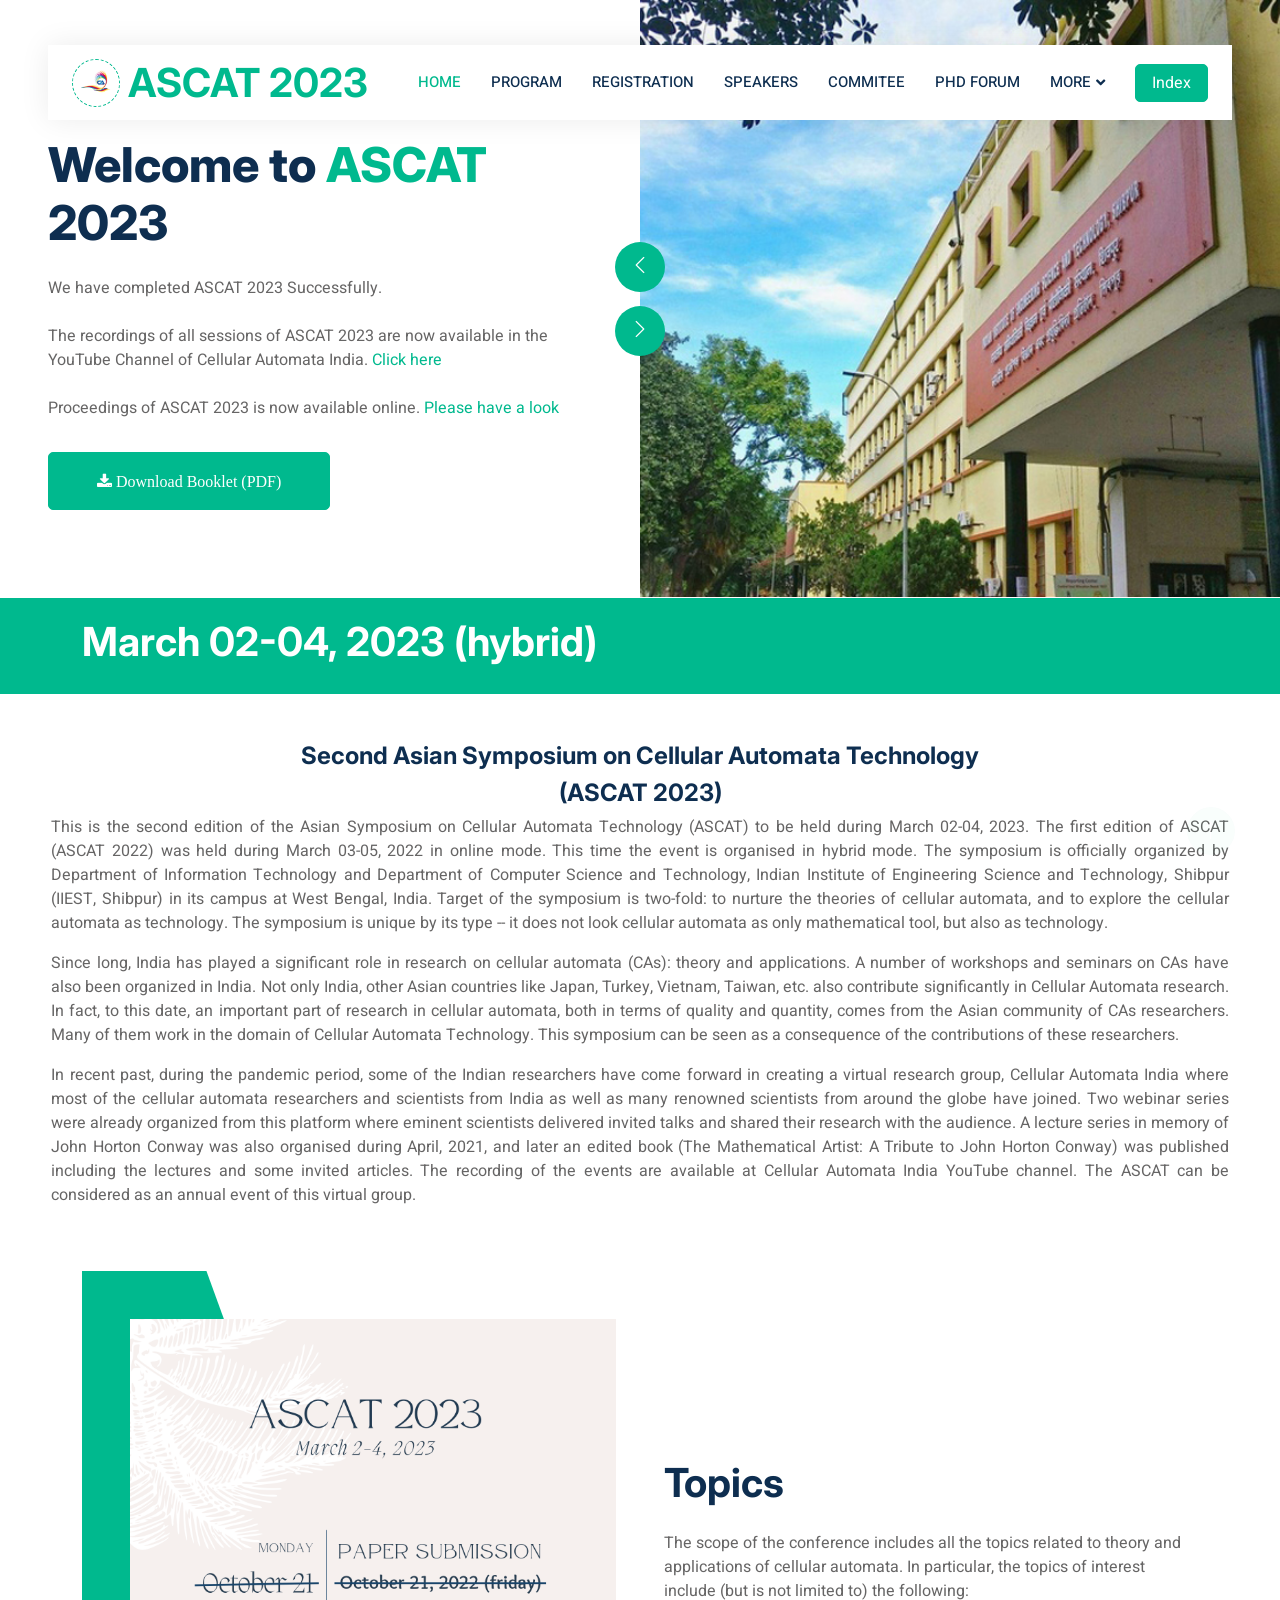
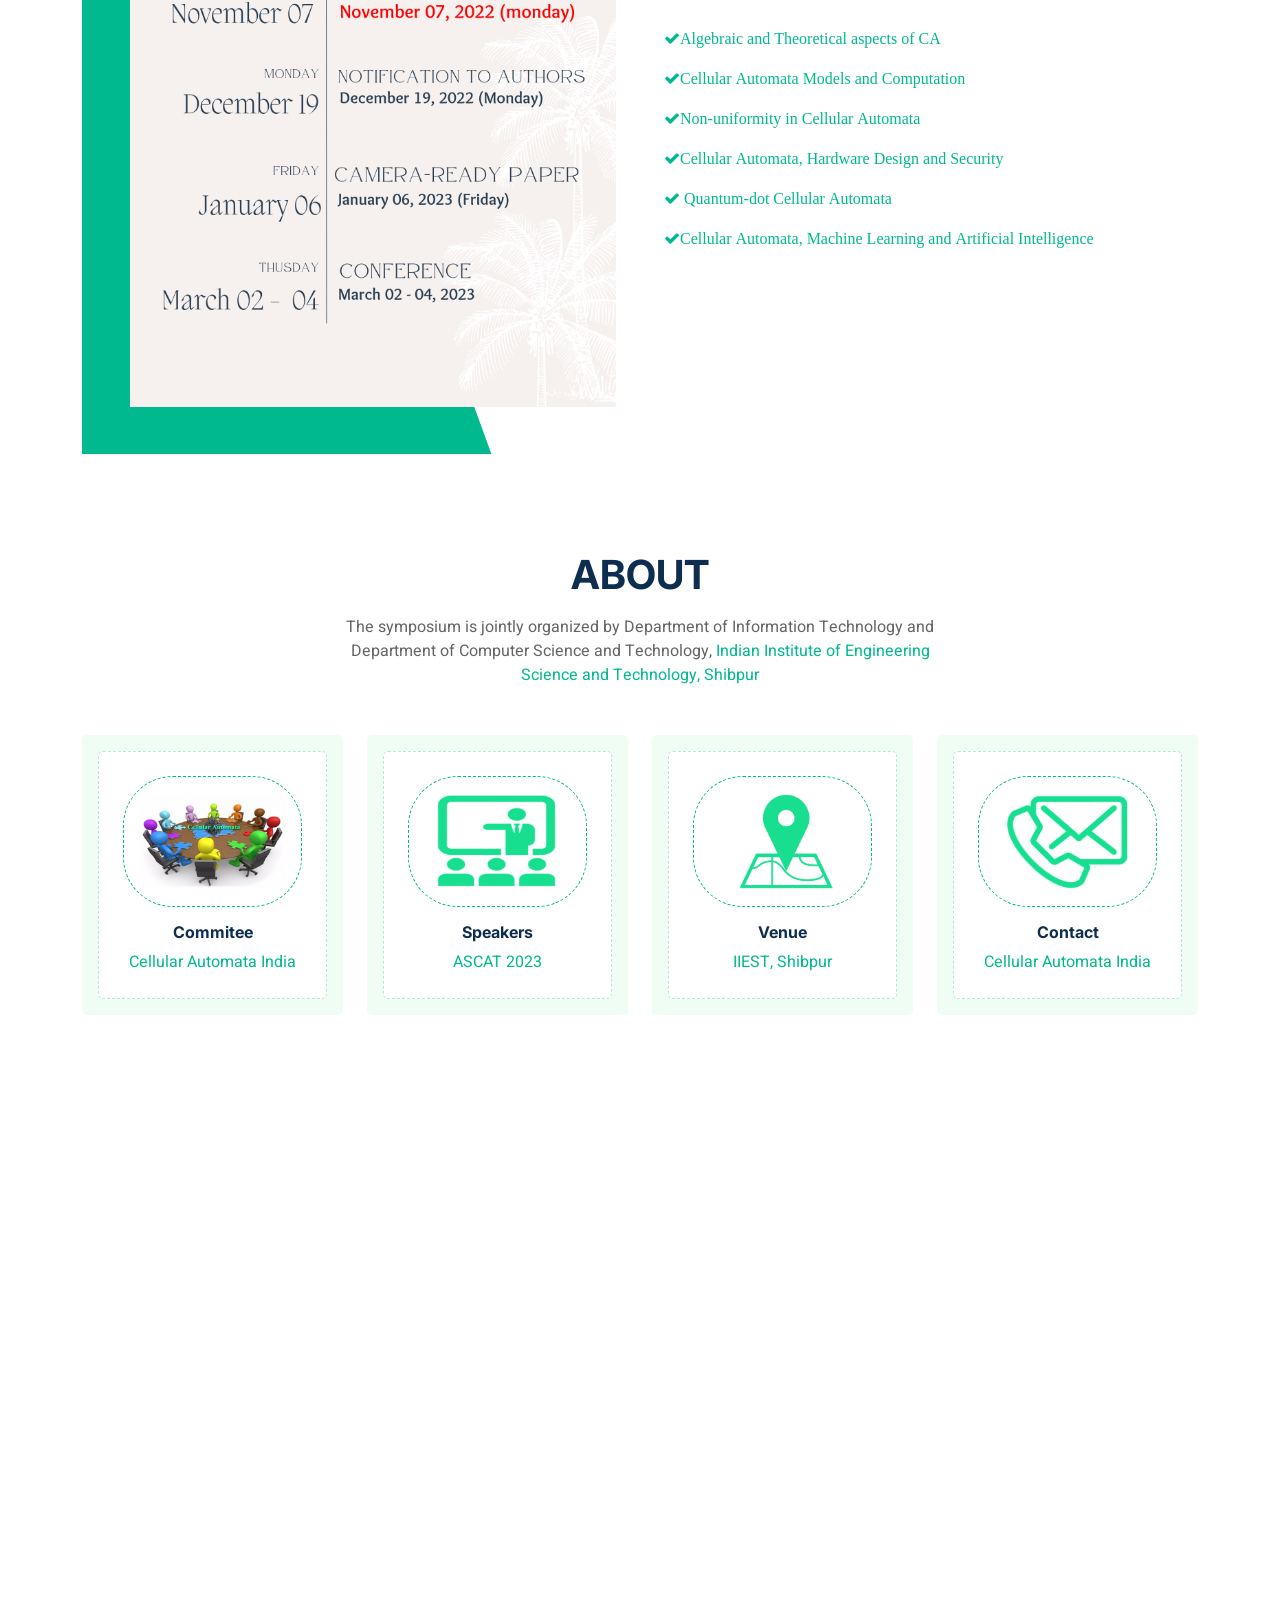
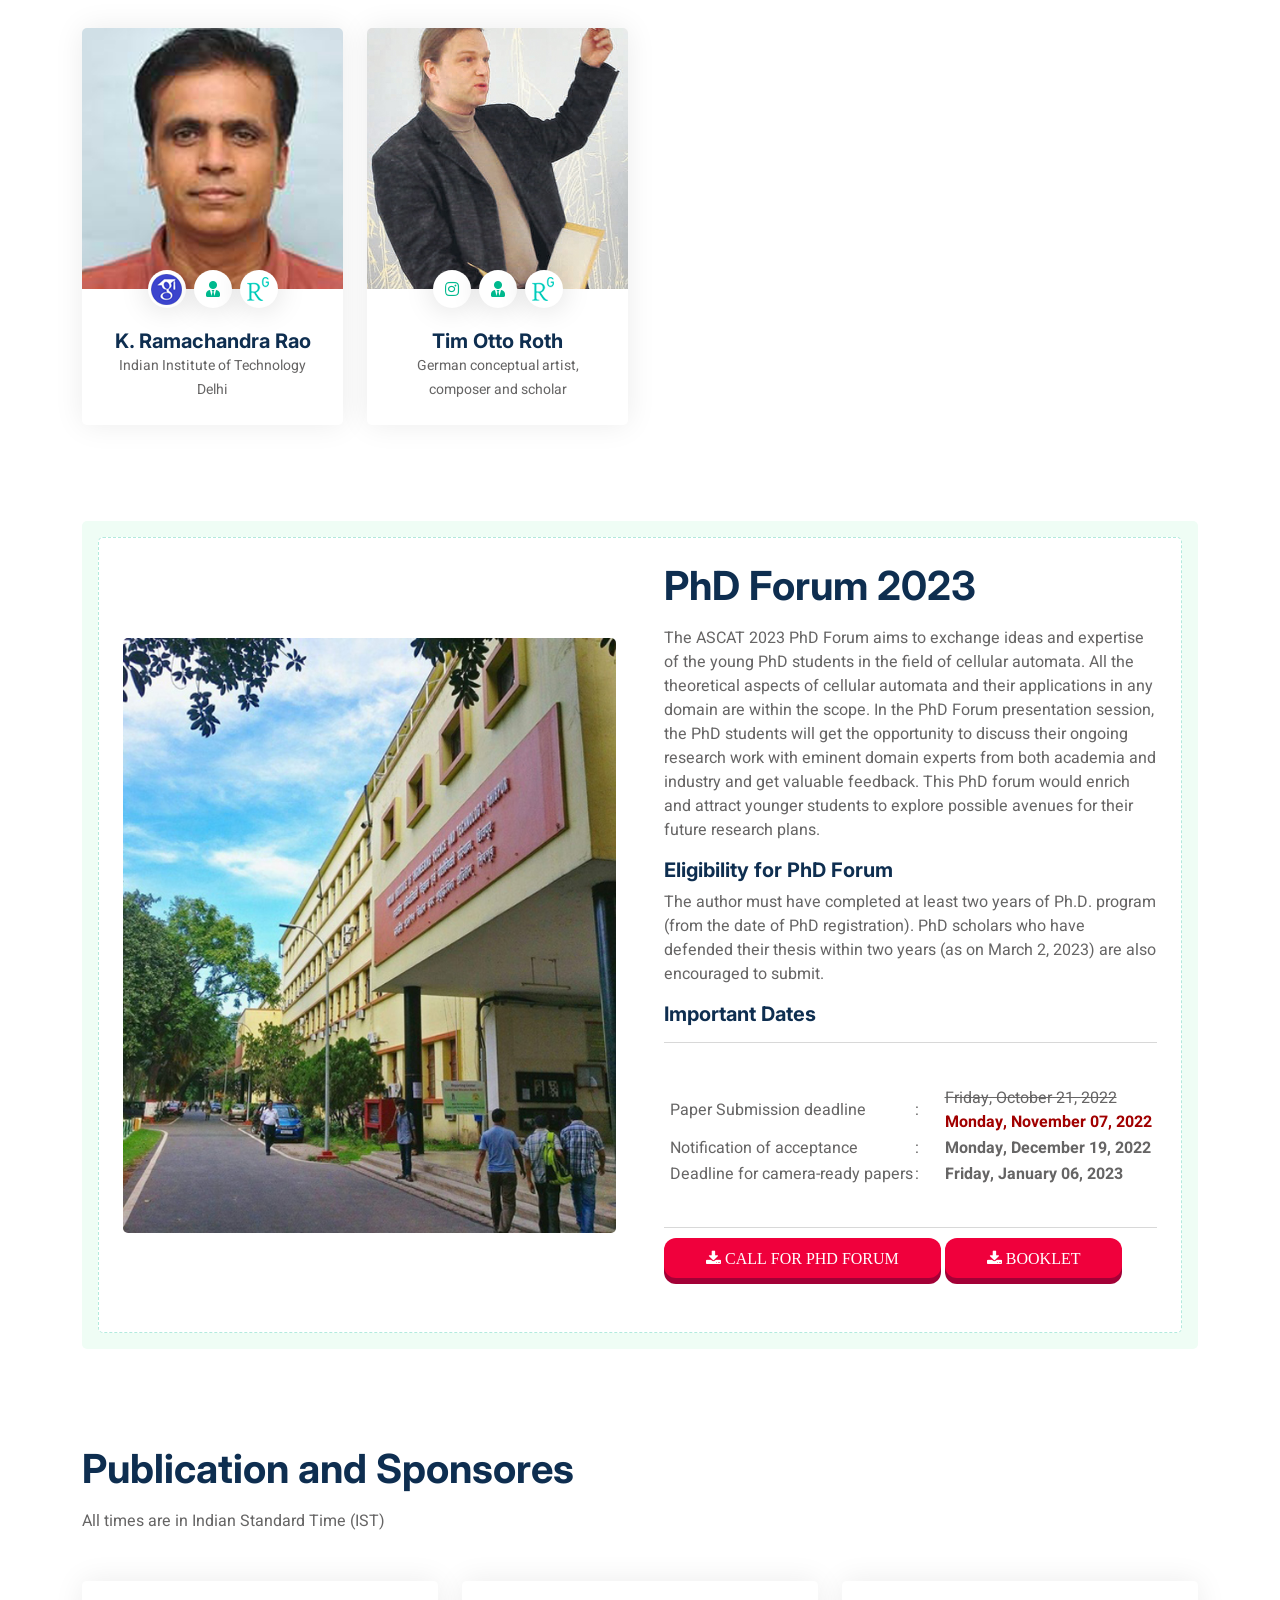
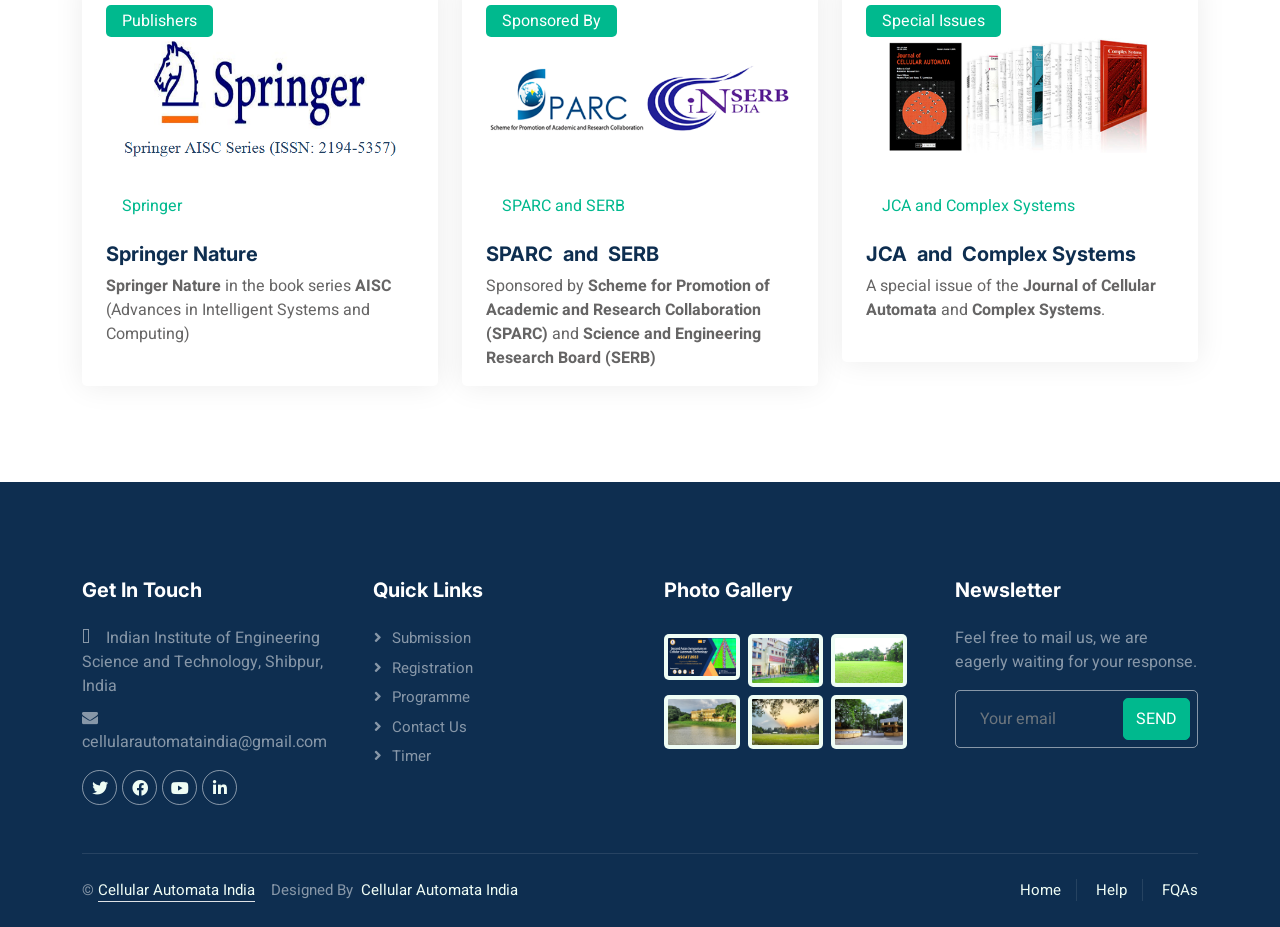
<file: 2023/index.html>
<!DOCTYPE html>
<html lang="en">

<head>
    <meta charset="utf-8">
    <title>ASCAT 2023</title>
    <meta content="width=device-width, initial-scale=1.0" name="viewport">
    <meta content="" name="keywords">
    <meta content="" name="description">

    <!-- Favicon -->
    <link href="img/favicon.ico" rel="icon">

    <!-- Google Web Fonts -->
    <link rel="preconnect" href="https://fonts.googleapis.com">
    <link rel="preconnect" href="https://fonts.gstatic.com" crossorigin>
    <link href="https://fonts.googleapis.com/css2?family=Heebo:wght@400;500;600&family=Inter:wght@700;800&display=swap" rel="stylesheet">

    <!-- Icon Font Stylesheet -->
    <link href="https://cdnjs.cloudflare.com/ajax/libs/font-awesome/5.10.0/css/all.min.css" rel="stylesheet">
    <link href="https://cdn.jsdelivr.net/npm/bootstrap-icons@1.4.1/font/bootstrap-icons.css" rel="stylesheet">
    <link rel="stylesheet" href="https://cdnjs.cloudflare.com/ajax/libs/font-awesome/4.7.0/css/font-awesome.min.css">

    <!-- Libraries Stylesheet -->
    <link href="lib/animate/animate.min.css" rel="stylesheet">
    <link href="lib/owlcarousel/assets/owl.carousel.min.css" rel="stylesheet">

    <!-- Customized Bootstrap Stylesheet -->
    <link href="css/bootstrap.min.css" rel="stylesheet">

    <!-- Template Stylesheet -->
    <link href="css/style.css" rel="stylesheet">
</head>

<body>
    <section>
        <div class="container-xxl bg-white p-0">
            <!-- Spinner Start -->
            <div id="spinner" class="show bg-white position-fixed translate-middle w-100 vh-100 top-50 start-50 d-flex align-items-center justify-content-center">
                <div class="spinner-border text-primary" style="width: 3rem; height: 3rem;" role="status">
                    <span class="sr-only">Loading...</span>
                </div>
            </div>
            <!-- Spinner End -->


            <!-- Navbar Start -->
            <div class="container-fluid nav-bar bg-transparent">
                <nav class="navbar navbar-expand-lg bg-white navbar-light py-0 px-4">
                    <a href="index.html" class="navbar-brand d-flex align-items-center text-center">
                        <div class="icon p-2 me-2">
                            <img class="img-fluid" src="img/icon-deal.png" alt="Icon" style="width: 30px; height: 30px;">
                        </div>
                        <h1 class="m-0 text-primary">ASCAT 2023</h1>
                    </a>
                    <button type="button" class="navbar-toggler" data-bs-toggle="collapse" data-bs-target="#navbarCollapse">
        <span class="navbar-toggler-icon"></span>
    </button>
                    <div class="collapse navbar-collapse" id="navbarCollapse">
                        <div class="navbar-nav ms-auto">
                            <a href="index.html" class="nav-item nav-link active">Home</a>
                            <a href="Program.html" class="nav-item nav-link">Program</a>
                            <a href="registration.html" class=" nav-item nav-link ">Registration</a>
                            <a href="speaker.html" class="nav-item nav-link">Speakers</a>
                            <a href="comitee.html" class="nav-item nav-link">Commitee</a>
                            <a href="PhDForum.html" class="nav-item nav-link">PhD Forum</a>

                            <!--                         <a href="contact.html" class="nav-item nav-link">Contact</a> -->
                            <!-- <div class="nav-item dropdown">
                <a href="#" class="nav-link dropdown-toggle" data-bs-toggle="dropdown">Submission</a>
                <div class="dropdown-menu rounded-0 m-0">
                    <a href="testimonial.html" class="dropdown-item">Testimonial</a>
                    <a href="404.html" class="dropdown-item">404 Error</a>
                </div>
            </div> -->
                            <div class="nav-item dropdown">
                                <a href="#" class="nav-link dropdown-toggle" data-bs-toggle="dropdown">More</a>
                                <div class="dropdown-menu rounded-0 m-0">

                                    <a href="callforpaper.html" class="dropdown-item ">Call for Papers</a>
                                    <a href="submission.html" class="dropdown-item">Submission</a>
                                    <a href="venue.html" class="dropdown-item ">Venue</a>
                                    <a href="contact.html" class="dropdown-item ">Contact</a>
                                </div>
                            </div>

                        </div>
                        <a href="../index.html" class="btn btn-primary px-3 d-none d-lg-flex ">Index</a>
                    </div>
                </nav>
            </div>
            <!-- Navbar End -->

            <div class="container-fluid header bg-white p-0 ">
                <div class="row g-0 align-items-center flex-column-reverse flex-md-row ">
                    <div class="col-md-6 p-5 mt-lg-5 ">
                        <h1 class="display-5 animated fadeIn mb-4 ">Welcome to <span class="text-primary ">ASCAT </span>2023</h1>
                        <p class="animated fadeIn mb-4 pb-2 ">We have completed ASCAT 2023 Successfully.<br><br> The recordings of all sessions of ASCAT 2023 are now available in the YouTube Channel of Cellular Automata India. <a href="https://www.youtube.com/playlist?list=PLqoc-cQXyfLNtdzqcSlZW7_TII9Kd_77_"
                                target="_blank">Click here</a>
                            <br> <br> Proceedings of ASCAT 2023 is now available online. <a href="https://link.springer.com/book/10.1007/978-981-99-0688-8" target="_blank">Please have a look</a>
                        </p>
                        <!-- <a href="callforpaper2.pdf" class="btn btn-primary py-3 px-5 me-3 animated fadeIn fa fa-download"> Download Call for Papers (PDF)</a> -->
                        <a href="../Booklet_ASCAT2023.pdf" target="_blank" class="btn btn-primary py-3 px-5 me-3 animated fadeIn fa fa-download"> Download Booklet (PDF)</a>
                        <!-- <a href="registration.html" class="btn btn-primary py-3 px-5 me-3 animated fadeIn ">Registration</a><a href="https://easychair.org/conferences/?conf=ascat2023" class="btn btn-primary py-3 px-5 me-3 animated fadeIn ">Submission</a> -->
                    </div>
                    <div class="col-md-6 animated fadeIn ">
                        <div class="owl-carousel header-carousel ">
                            <div class="owl-carousel-item ">
                                <img class="img-fluid " src="img/1.jpg " alt=" ">
                            </div>
                            <div class="owl-carousel-item ">
                                <img class="img-fluid " src="img/10.jpg " alt=" ">
                            </div>
                            <div class="owl-carousel-item ">
                                <img class="img-fluid " src="img/11.jpg " alt=" ">
                            </div>
                            <div class="owl-carousel-item ">
                                <img class="img-fluid " src="img/5.jpg " alt=" ">
                            </div>
                            <div class="owl-carousel-item ">
                                <img class="img-fluid " src="img/12.jpg " alt=" ">
                            </div>
                            <div class="owl-carousel-item ">
                                <img class="img-fluid " src="img/6.jpg " alt=" ">
                            </div>
                            <div class="owl-carousel-item ">
                                <img class="img-fluid " src="img/7.jpg " alt=" ">
                            </div>
                            <div class="owl-carousel-item ">
                                <img class="img-fluid " src="img/8.jpg " alt=" ">
                            </div>
                            <div class="owl-carousel-item ">
                                <img class="img-fluid " src="img/9.jpg " alt=" ">
                            </div>
                            <div class="owl-carousel-item ">
                                <img class="img-fluid " src="img/2.png " alt=" ">
                            </div>
                            <div class="owl-carousel-item ">
                                <img class="img-fluid " src="img/4.png " alt=" ">
                            </div>

                        </div>
                    </div>
                </div>
            </div>
            <!-- Header End -->

            <!-- Search Start -->
            <div class="container-fluid bg-primary mb-5 wow fadeIn " data-wow-delay="0.1s " style="padding: 20px; ">
                <div class="container ">
                    <h1><span style="color:white;"> March 02-04, 2023 (hybrid) </span></h1>

                </div>
            </div>
            <!-- Search End -->

            <div class="def">
                <h4 align="center">Second Asian Symposium on Cellular Automata Technology
                </h4>
                <h4 align="center">(ASCAT 2023)</h4>
                <p align="justify">This is the second edition of the Asian Symposium on Cellular Automata Technology (ASCAT) to be held during March 02-04, 2023. The first edition of ASCAT (ASCAT 2022) was held during March 03-05, 2022 in online mode. This time the event
                    is organised in hybrid mode. The symposium is officially organized by Department of Information Technology and Department of Computer Science and Technology, Indian Institute of Engineering Science and Technology, Shibpur (IIEST, Shibpur) in its campus at West Bengal, India. Target of the symposium is two-fold:
                    to nurture the theories of cellular automata, and to explore the cellular automata as technology. The symposium is unique by its type -- it does not look cellular automata as only mathematical tool, but also as technology.
                </p>
                <p align="justify">Since long, India has played a significant role in research on cellular automata (CAs): theory and applications. A number of workshops and seminars on CAs have also been organized in India. Not only India, other Asian countries like Japan,
                    Turkey, Vietnam, Taiwan, etc. also contribute significantly in Cellular Automata research. In fact, to this date, an important part of research in cellular automata, both in terms of quality and quantity, comes from the Asian community
                    of CAs researchers. Many of them work in the domain of Cellular Automata Technology. This symposium can be seen as a consequence of the contributions of these researchers.
                </p>
                <p align="justify">In recent past, during the pandemic period, some of the Indian researchers have come forward in creating a virtual research group, Cellular Automata India where most of the cellular automata researchers and scientists from India as well
                    as many renowned scientists from around the globe have joined. Two webinar series were already organized from this platform where eminent scientists delivered invited talks and shared their research with the audience. A lecture series
                    in memory of John Horton Conway was also organised during April, 2021, and later an edited book (The Mathematical Artist: A Tribute to John Horton Conway) was published including the lectures and some invited articles. The recording
                    of the events are available at Cellular Automata India YouTube channel. The ASCAT can be considered as an annual event of this virtual group.
                </p>
            </div>





            <!-- About Start -->
            <div class="container-xxl py-5 ">
                <div class="container ">
                    <div class="row g-5 align-items-center ">
                        <div class="col-lg-6 wow fadeIn " data-wow-delay="0.1s ">
                            <div class="about-img position-relative overflow-hidden p-5 pe-0 ">
                                <img class="img-fluid w-100 " src="img/about.png ">
                            </div>
                        </div>
                        <div class="col-lg-6 wow fadeIn " data-wow-delay="0.5s ">
                            <h1 class="mb-4 ">Topics</h1>
                            <p class="mb-4 ">The scope of the conference includes all the topics related to theory and applications of cellular automata. In particular, the topics of interest include (but is not limited to) the following:</p>
                            <p><i class="fa fa-check text-primary me-3 ">Algebraic and Theoretical aspects of CA</i></p>
                            <p><i class="fa fa-check text-primary me-3 ">Cellular Automata Models and Computation</i></p>
                            <p><i class="fa fa-check text-primary me-3 ">Non-uniformity in Cellular Automata</i></p>
                            <p><i class="fa fa-check text-primary me-3 ">Cellular Automata, Hardware Design and Security</i></p>
                            <p><i class="fa fa-check text-primary me-3 "> Quantum-dot Cellular Automata</i></p>
                            <p><i class="fa fa-check text-primary me-3 ">Cellular Automata, Machine Learning and Artificial Intelligence</i> </p>
                            <!-- <a class="btn btn-primary py-3 px-5 mt-3 " href="callforpaper.html ">Read More</a> -->
                        </div>
                    </div>
                </div>
            </div>
            <!-- About End -->


            <!-- Category Start -->
            <div class="container-xxl py-5 ">
                <div class="container ">
                    <div class="text-center mx-auto mb-5 wow fadeInUp " data-wow-delay="0.1s " style="max-width: 600px; ">
                        <h1 class="mb-3 ">ABOUT</h1>
                        <p>The symposium is jointly organized by Department of Information Technology and Department of Computer Science and Technology, 
                            <a href="https://www.iiests.ac.in/" target="_blank">Indian Institute of Engineering Science and Technology, Shibpur</a></p>
                    </div>
                    <div class="row g-4 ">
                        <div class="col-lg-3 col-sm-6 wow fadeInUp " data-wow-delay="0.1s ">
                            <a class="cat-item d-block bg-light text-center rounded p-3 " href="comitee.html">
                                <div class="rounded p-4 ">
                                    <div class="icon mb-3 ">
                                        <img class="img-fluid " src="img/commitee.png " alt="Icon ">
                                    </div>
                                    <h6>Commitee</h6>
                                    <span>Cellular Automata India</span>
                                </div>
                            </a>
                        </div>
                        <div class="col-lg-3 col-sm-6 wow fadeInUp " data-wow-delay="0.3s ">
                            <a class="cat-item d-block bg-light text-center rounded p-3 " href="speaker.html">
                                <div class="rounded p-4 ">
                                    <div class="icon mb-3 ">
                                        <img class="img-fluid " src="img/speaker.png " alt="Icon ">
                                    </div>
                                    <h6>Speakers</h6>
                                    <span>ASCAT 2023</span>
                                </div>
                            </a>
                        </div>
                        <div class="col-lg-3 col-sm-6 wow fadeInUp " data-wow-delay="0.5s ">
                            <a class="cat-item d-block bg-light text-center rounded p-3 " href="venue.html">
                                <div class="rounded p-4 ">
                                    <div class="icon mb-3 ">
                                        <img class="img-fluid " src="img/venue.png " alt="Icon ">
                                    </div>
                                    <h6>Venue</h6>
                                    <span>IIEST, Shibpur</span>
                                </div>
                            </a>
                        </div>
                        <div class="col-lg-3 col-sm-6 wow fadeInUp " data-wow-delay="0.7s ">
                            <a class="cat-item d-block bg-light text-center rounded p-3 " href="contact.html">
                                <div class="rounded p-4 ">
                                    <div class="icon mb-3 ">
                                        <img class="img-fluid " src="img/contact.png " alt="Icon ">
                                    </div>
                                    <h6>Contact</h6>
                                    <span>Cellular Automata India</span>
                                </div>
                            </a>
                        </div>

                    </div>
                </div>
            </div>
            <!-- Category End -->

            <!-- Property List Start -->
            <!-- <div class="container-xxl py-5 ">
                <div class="container ">
                    <div class="row g-0 gx-5 align-items-end ">
                        <div class="col-lg-6 ">
                            <div class="text-start mx-auto mb-5 wow slideInLeft " data-wow-delay="0.1s ">
                                <h1 class="mb-3 ">Programme Schedule</h1>
                                <p>All times are in Indian Standard Time (IST)</p>
                            </div>
                        </div>

                    </div>
                    <div class="tab-content ">
                        <div id="tab-1 " class="tab-pane fade show p-0 active ">
                            <div class="row g-4 ">
                                <div class="col-lg-4 col-md-6 wow fadeInUp " data-wow-delay="0.1s ">
                                    <div class="property-item rounded overflow-hidden ">
                                        <div class="position-relative overflow-hidden ">
                                            <a href=" "><img class="img-fluid " src="img/program.png" alt=" "></a>
                                            <div class="bg-primary rounded text-white position-absolute start-0 top-0 m-4 py-1 px-3 ">Title</div>
                                            <div class="bg-white rounded-top text-primary position-absolute start-0 bottom-0 mx-4 pt-1 px-3 ">Day-1</div>
                                        </div>
                                        <div class="p-4 pb-0 ">
                                            <h5 class="text-primary mb-3 ">Speaker name</h5>
                                            <a class="d-block h5 mb-2 " href=" ">Topic list</a>
                                            <p><i class="fa fa-map-marker-alt text-primary me-2 "></i>IIEST, shibpur, India</p>
                                        </div>
                                        <div class="d-flex border-top ">
                                            <small class="flex-fill text-center border-end py-2 "><i class="fa fa-ruler-combined text-primary me-2 "></i>9:00-16:30</small>
                                            <small class="flex-fill text-center border-end py-2 "><i class="fa fa-bed text-primary me-2 "></i>2 break</small>
                                            <small class="flex-fill text-center py-2 "><i class="fa fa-ruler-combined text-primary me-2 "></i>6 talks</small>
                                        </div>
                                    </div>
                                </div>
                                <div class="col-lg-4 col-md-6 wow fadeInUp " data-wow-delay="0.3s ">
                                    <div class="property-item rounded overflow-hidden ">
                                        <div class="position-relative overflow-hidden ">
                                            <a href=" "><img class="img-fluid " src="img/program.png" alt=" "></a>
                                            <div class="bg-primary rounded text-white position-absolute start-0 top-0 m-4 py-1 px-3 ">Title</div>
                                            <div class="bg-white rounded-top text-primary position-absolute start-0 bottom-0 mx-4 pt-1 px-3 ">Day-2</div>
                                        </div>
                                        <div class="p-4 pb-0 ">
                                            <h5 class="text-primary mb-3 ">Speaker name</h5>
                                            <a class="d-block h5 mb-2 " href=" ">Topic list</a>
                                            <p><i class="fa fa-map-marker-alt text-primary me-2 "></i>IIEST, shibpur, India</p>
                                        </div>
                                        <div class="d-flex border-top ">
                                            <small class="flex-fill text-center border-end py-2 "><i class="fa fa-ruler-combined text-primary me-2 "></i>9:00-16:30</small>
                                            <small class="flex-fill text-center border-end py-2 "><i class="fa fa-bed text-primary me-2 "></i>2 break</small>
                                            <small class="flex-fill text-center py-2 "><i class="fa fa-ruler-combined text-primary me-2 "></i>6 talks</small>
                                        </div>
                                    </div>
                                </div>
                                <div class="col-lg-4 col-md-6 wow fadeInUp " data-wow-delay="0.5s ">
                                    <div class="property-item rounded overflow-hidden ">
                                        <div class="position-relative overflow-hidden ">
                                            <a href=" "><img class="img-fluid " src="img/program.png" alt=" "></a>
                                            <div class="bg-primary rounded text-white position-absolute start-0 top-0 m-4 py-1 px-3 ">Title</div>
                                            <div class="bg-white rounded-top text-primary position-absolute start-0 bottom-0 mx-4 pt-1 px-3 ">Day-3</div>
                                        </div>
                                        <div class="p-4 pb-0 ">
                                            <h5 class="text-primary mb-3 ">Speaker name</h5>
                                            <a class="d-block h5 mb-2 " href=" ">Topic list</a>
                                            <p><i class="fa fa-map-marker-alt text-primary me-2 "></i>IIEST, shibpur, India</p>
                                        </div>
                                        <div class="d-flex border-top ">
                                            <small class="flex-fill text-center border-end py-2 "><i class="fa fa-ruler-combined text-primary me-2 "></i>9:00-16:30</small>
                                            <small class="flex-fill text-center border-end py-2 "><i class="fa fa-bed text-primary me-2 "></i>2 break</small>
                                            <small class="flex-fill text-center py-2 "><i class="fa fa-ruler-combined text-primary me-2 "></i>6 talks</small>
                                        </div>
                                    </div>
                                </div>
                                
                                <div class="col-12 text-center wow fadeInUp " data-wow-delay="0.1s ">
                                    <a class="btn btn-primary py-3 px-5 " href="program.html">Program details</a>
                                </div>
                            </div>
                        </div>
                       
                    </div>
                </div>
            </div> -->
            <!-- Property List End -->

            <!-- Team Start -->
            <div class="container-xxl py-5 ">
                <div class="container ">
                    <div class="text-center mx-auto mb-5 wow fadeInUp " data-wow-delay="0.1s " style="max-width: 600px; ">
                        <h1 class="mb-3 ">Invited Speakers</h1>

                    </div>
                    <div class="row g-4 ">
                        <div class="col-lg-3 col-md-6 wow fadeInUp " data-wow-delay="0.1s ">
                            <div class="team-item rounded overflow-hidden ">
                                <div class="position-relative ">
                                    <img class="img-fluid " src="img/DD.jpg" alt=" ">
                                    <div class="position-absolute start-50 top-100 translate-middle d-flex align-items-center ">
                                        <a class="btn btn-square mx-1 " href="https://scholar.google.co.in/citations?user=dl1wQfwAAAAJ&hl=en" target="_blank"><i class="fab "><img src="img/icons/gs.png"></i></a>
                                        <a class="btn btn-square mx-1 " href="https://www.iiserpune.ac.in/research/department/physics/people/faculty/visiting-faculty/deepak-dhar/26" target="_blank"><i class="fab fas fa-user-tie "></i></a>
                                        <a class="btn btn-square mx-1 " href="https://www.researchgate.net/profile/Deepak-Dhar" target="_blank"><i class="fab "><img src="img/icons/rg.png"></i></a>
                                    </div>
                                </div>
                                <div class="text-center p-4 mt-3 ">
                                    <h5 class="fw-bold mb-0 ">Deepak Dhar</h5>
                                    <small>Indian Institute of Science Education and Research, Pune</small>
                                </div>
                            </div>
                        </div>
                        <!-- <div class="col-lg-3 col-md-6 wow fadeInUp " data-wow-delay="0.3s ">
                                        <div class="team-item rounded overflow-hidden ">
                                            <div class="position-relative ">
                                                <img class="img-fluid " src="img/AA.jpg" alt=" ">
                                                <div class="position-absolute start-50 top-100 translate-middle d-flex align-items-center ">
                                                    <a class="btn btn-square mx-1 " href="https://scholar.google.com/citations?user=KzspA6sAAAAJ&hl=en" target="_blank"><i class="fab "><img src="img/icons/gs.png"></i></a>
                                                    <a class="btn btn-square mx-1 " href="https://uwpa.wisc.edu/staff/adams-alyssa/" target="_blank"><i class="fab fas fa-user-tie "></i></a>
                                                    <a class="btn btn-square mx-1 " href="https://www.researchgate.net/profile/Alyssa-Adams-5" target="_blank"><i class="fab "><img src="img/icons/rg.png"></i></a>
                                                </div>
                                            </div>
                                            <div class="text-center p-4 mt-3 ">
                                                <h5 class="fw-bold mb-0 ">Alyssa M Adams</h5>
                                                <small>University of Wisconsin-Madison</small>
                                            </div>
                                        </div>
                                        </div>
                                    </div> -->
                        <div class="col-lg-3 col-md-6 wow fadeInUp " data-wow-delay="0.5s ">
                            <div class="team-item rounded overflow-hidden ">
                                <div class="position-relative ">
                                    <img class="img-fluid " src="img/AA.jpg" alt=" ">
                                    <div class="position-absolute start-50 top-100 translate-middle d-flex align-items-center ">
                                        <a class="btn btn-square mx-1 " href="https://scholar.google.com/citations?user=KzspA6sAAAAJ&hl=en" target="_blank"><i class="fab "><img src="img/icons/gs.png"></i></a>
                                        <a class="btn btn-square mx-1 " href="https://uwpa.wisc.edu/staff/adams-alyssa/" target="_blank"><i class="fab fas fa-user-tie "></i></a>
                                        <a class="btn btn-square mx-1 " href="https://www.researchgate.net/profile/Alyssa-Adams-5" target="_blank"><i class="fab "><img src="img/icons/rg.png"></i></a>
                                    </div>
                                </div>
                                <div class="text-center p-4 mt-3 ">
                                    <h5 class="fw-bold mb-0 ">Alyssa M Adams</h5>
                                    <small>University of Wisconsin-Madison<br> United States</small>
                                </div>
                            </div>
                        </div>
                        <div class="col-lg-3 col-md-6 wow fadeInUp " data-wow-delay="0.5s ">
                            <div class="team-item rounded overflow-hidden ">
                                <div class="position-relative ">
                                    <img class="img-fluid " src="img/KI.jpg" alt=" ">
                                    <div class="position-absolute start-50 top-100 translate-middle d-flex align-items-center ">
                                        <a class="btn btn-square mx-1 " href="https://scholar.google.com/citations?user=q3eHh5cAAAAJ&hl=en" target="_blank"><i class="fab "><img src="img/icons/gs.png"></i></a>
                                        <a class="btn btn-square mx-1 " href="https://seeds.office.hiroshima-u.ac.jp/profile/en.485b6cfc1f816173520e17560c007669.html" target="_blank"><i class="fab fas fa-user-tie "></i></a>
                                        <a class="btn btn-square mx-1 " href="https://www.researchgate.net/profile/Katsunobu-Imai" target="_blank"><i class="fab "><img src="img/icons/rg.png"></i></a>
                                    </div>
                                </div>
                                <div class="text-center p-4 mt-3 ">
                                    <h5 class="fw-bold mb-0 ">Katsunobu Imai</h5>
                                    <small>Hiroshima University <br> Japan</small>
                                </div>
                            </div>
                        </div>
                        <div class="col-lg-3 col-md-6 wow fadeInUp " data-wow-delay="0.7s ">
                            <div class="team-item rounded overflow-hidden ">
                                <div class="position-relative ">
                                    <img class="img-fluid " src="img/FP.jpg " alt=" ">
                                    <div class="position-absolute start-50 top-100 translate-middle d-flex align-items-center ">
                                        <a class="btn btn-square mx-1 " href="https://scholar.google.com.hk/citations?user=9q-RSgsAAAAJ&hl=zh-CN" target="_blank"><i class="fab "><img src="img/icons/gs.png"></i></a>
                                        <a class="btn btn-square mx-1 " href="https://dblp.org/pid/76/4941.html" target="_blank"><i class="fab fas fa-user-tie "></i></a>
                                        <a class="btn btn-square mx-1 " href="https://www.researchgate.net/scientific-contributions/Ferdinand-Peper-44483672" target="_blank"><i class="fab "><img src="img/icons/rg.png"></i></a>
                                    </div>
                                </div>
                                <div class="text-center p-4 mt-3 ">
                                    <h5 class="fw-bold mb-0 ">Ferdinand Peper</h5>
                                    <small>National Institute of Information and Communications Technology</small>
                                </div>
                            </div>
                        </div>
                        <div class="col-lg-3 col-md-6 wow fadeInUp " data-wow-delay="0.7s ">
                            <div class="team-item rounded overflow-hidden ">
                                <div class="position-relative ">
                                    <img class="img-fluid " src="img/RR.jpg" alt=" ">
                                    <div class="position-absolute start-50 top-100 translate-middle d-flex align-items-center ">
                                        <a class="btn btn-square mx-1 " href="https://scholar.google.com/citations?user=3qDoM8kAAAAJ&hl=en" target="_blank"><i class="fab "><img src="img/icons/gs.png"></i></a>
                                        <a class="btn btn-square mx-1 " href="https://web.iitd.ac.in/~rrkalaga/" target="_blank"><i class="fab fas fa-user-tie "></i></a>
                                        <a class="btn btn-square mx-1 " href="https://www.researchgate.net/profile/K-Ramachandra-Rao" target="_blank"><i class="fab "><img src="img/icons/rg.png"></i></a>
                                    </div>
                                </div>
                                <div class="text-center p-4 mt-3 ">
                                    <h5 class="fw-bold mb-0 ">K. Ramachandra Rao</h5>
                                    <small>Indian Institute of Technology <br> Delhi</small>
                                </div>
                            </div>
                        </div>
                        <div class="col-lg-3 col-md-6 wow fadeInUp " data-wow-delay="0.7s ">
                            <div class="team-item rounded overflow-hidden ">
                                <div class="position-relative ">
                                    <img class="img-fluid " src="img/TO.jpg" alt=" ">
                                    <div class="position-absolute start-50 top-100 translate-middle d-flex align-items-center ">
                                        <a class="btn btn-square mx-1 " href="https://www.instagram.com/tor_imachination_projects/?hl=en" target="_blank"><i class="fab fa-instagram"></i></a>
                                        <a class="btn btn-square mx-1 " href="https://pixelsex.org/" target="_blank"><i class="fab fas fa-user-tie "></i></a>
                                        <a class="btn btn-square mx-1 " href="https://www.researchgate.net/profile/Tim-Roth-2" target="_blank"><i class="fab "><img src="img/icons/rg.png"></i></a>


                                    </div>
                                </div>
                                <div class="text-center p-4 mt-3 ">
                                    <h5 class="fw-bold mb-0 ">Tim Otto Roth</h5>
                                    <small>German conceptual artist, composer and scholar</small>
                                </div>
                            </div>
                        </div>
                    </div>
                </div>
            </div>
            <!-- Team End -->

            <!-- PhD Forum -->
            <div class="container-xxl py-5 ">
                <div class="container ">
                    <div class="bg-light rounded p-3 ">
                        <div class="bg-white rounded p-4 " style="border: 1px dashed rgba(0, 185, 142, .3) ">
                            <div class="row g-5 align-items-center ">
                                <div class="col-lg-6 wow fadeIn " data-wow-delay="0.1s ">
                                    <img class="img-fluid rounded w-100 " src="img/call-to-action.jpg " alt=" ">
                                </div>
                                <div class="col-lg-6 wow fadeIn " data-wow-delay="0.5s ">
                                    <div class="mb-4 ">
                                        <h1 class="mb-3 ">PhD Forum 2023</h1>
                                        <p>The ASCAT 2023 PhD Forum aims to exchange ideas and expertise of the young PhD students in the field of cellular automata. All the theoretical aspects of cellular automata and their applications in any domain are
                                            within the scope. In the PhD Forum presentation session, the PhD students will get the opportunity to discuss their ongoing research work with eminent domain experts from both academia and industry and get valuable
                                            feedback. This PhD forum would enrich and attract younger students to explore possible avenues for their future research plans.
                                        </p>
                                        <p>
                                            <h5 align="left">
                                                <font> Eligibility for PhD Forum</font>
                                            </h5>
                                            The author must have completed at least two years of Ph.D. program (from the date of PhD registration). PhD scholars who have defended their thesis within two years (as on March 2, 2023) are also encouraged to submit.
                                        </p>
                                        <p>
                                            <h5 align="left">
                                                <font>Important Dates</font>
                                            </h5>
                                            <hr class="new6">
                                            <table align="center">
                                                <!-- class="date" align="center" border="0" style="padding:40" -->
                                                <td>&nbsp</td>
                                                <td></td>
                                                </tr>
                                                <tr>
                                                    <td>Paper Submission deadline</td>
                                                    <td>:&nbsp&nbsp&nbsp&nbsp&nbsp&nbsp</td>
                                                    <td>
                                                        <s>Friday, October 21, 2022 </s> <br><span style="color:rgb(161, 0, 0)"><b>Monday, November 07, 2022 </b></span>
                                                        </b>
                                                    </td>

                                                </tr>
                                                <tr>
                                                    <td>Notification of acceptance </td>
                                                    <td>:&nbsp&nbsp&nbsp&nbsp&nbsp&nbsp</td>
                                                    <td><b>Monday, December 19, 2022 </b></td>
                                                </tr>
                                                <tr>
                                                    <td>Deadline for camera-ready papers </td>
                                                    <td>:&nbsp&nbsp&nbsp&nbsp&nbsp&nbsp</td>
                                                    <td><b>Friday, January 06, 2023</b></td>
                                                </tr>

                                            </table>
                                            <br>
                                            <hr class="new5">
                                        </p>
                                        <button class="pushable1" onclick="location.href = '../CallForSynopsis_PhDForum.pdf'; ">
                                            <span class="front1 fa fa-download">
                                                Call for PhD Forum
                                            </span>
                                        </button>
                                        <button class="pushable1" onclick="location.href = '../Booklet_ASCAT2023.pdf'; ">
                                            <span class="front1 fa fa-download">
                                                Booklet
                                            </span>
                                        </button>
                                    </div>
                                    <!-- <a href=" " class="btn btn-primary py-3 px-4 me-2 "><i class="fa fa-phone-alt me-2 "></i>Make A Call</a>
                                    <a href=" " class="btn btn-dark py-3 px-4 "><i class="fa fa-calendar-alt me-2 "></i>Request</a> -->
                                </div>
                            </div>
                        </div>
                    </div>
                </div>
            </div>
            <!-- PhD Forum -->


            <!-- Call to Action Start -->
            <!-- <div class="container-xxl py-5 ">
                <div class="container ">
                    <div class="bg-light rounded p-3 ">
                        <div class="bg-white rounded p-4 " style="border: 1px dashed rgba(0, 185, 142, .3) ">
                            <div class="row g-5 align-items-center ">
                                <div class="col-lg-6 wow fadeIn " data-wow-delay="0.1s ">
                                    <img class="img-fluid rounded w-100 " src="img/call-to-action.jpg " alt=" ">
                                </div>
                                <div class="col-lg-6 wow fadeIn " data-wow-delay="0.5s ">
                                    <div class="mb-4 ">
                                        <h1 class="mb-3 ">Contact for Certificate</h1>
                                        <p>will be updated soon...</p>
                                    </div>
                                    <a href=" " class="btn btn-primary py-3 px-4 me-2 "><i class="fa fa-phone-alt me-2 "></i>Make A Call</a>
                                    <a href=" " class="btn btn-dark py-3 px-4 "><i class="fa fa-calendar-alt me-2 "></i>Request</a>
                                </div>
                            </div>
                        </div>
                    </div>
                </div>
            </div> -->
            <!-- Call to Action End -->




            <!-----Issues-->

            <div class="container-xxl py-5 ">
                <div class="container ">
                    <div class="row g-0 gx-5 align-items-end ">
                        <div class="col-lg-6 ">
                            <div class="text-start mx-auto mb-5 wow slideInLeft " data-wow-delay="0.1s ">
                                <h1 class="mb-3 ">Publication and Sponsores</h1>
                                <p>All times are in Indian Standard Time (IST)</p>
                            </div>
                        </div>

                    </div>
                    <div class="tab-content ">
                        <div id="tab-1 " class="tab-pane fade show p-0 active ">
                            <div class="row g-4 ">
                                <div class="col-lg-4 col-md-6 wow fadeInUp " data-wow-delay="0.1s ">
                                    <div class="property-item rounded overflow-hidden ">
                                        <div class="position-relative overflow-hidden ">
                                            <a style="pointer-events: none" href="#0"><img class="img-fluid " src="img/springer1.png" alt=" "></a>
                                            <div class="bg-primary rounded text-white position-absolute start-0 top-0 m-4 py-1 px-3 ">Publishers</div>
                                            <div class="bg-white rounded-top text-primary position-absolute start-0 bottom-0 mx-4 pt-1 px-3 ">Springer</div>
                                        </div>
                                        <div class="p-4 pb-0 ">
                                            <!-- <h5 class="text-primary mb-3 ">Speaker name</h5> -->
                                            <a class="d-block h5 mb-2 " href="https://www.springer.com/series/11156" target="_blank">Springer Nature</a>
                                            <p><b>Springer Nature</b> in the book series <b>AISC</b> (Advances in Intelligent Systems and Computing)
                                            </p>
                                            <br>
                                            <!-- <p><i class="fa fa-map-marker-alt text-primary me-2 "></i>IIEST, shibpur, India</p> -->
                                        </div>
                                        <!-- <div class="d-flex border-top ">
                                            <small class="flex-fill text-center border-end py-2 "><i class="fa fa-ruler-combined text-primary me-2 "></i>9:00-16:30</small>
                                            <small class="flex-fill text-center border-end py-2 "><i class="fa fa-bed text-primary me-2 "></i>2 break</small>
                                            <small class="flex-fill text-center py-2 "><i class="fa fa-ruler-combined text-primary me-2 "></i>6 talks</small>
                                        </div> -->
                                    </div>
                                </div>
                                <div class="col-lg-4 col-md-6 wow fadeInUp " data-wow-delay="0.3s ">
                                    <div class="property-item rounded overflow-hidden ">
                                        <div class="position-relative overflow-hidden ">
                                            <a style="pointer-events: none" href="#0"><img class="img-fluid " src="img/sponsored.png" alt=" "></a>
                                            <div class="bg-primary rounded text-white position-absolute start-0 top-0 m-4 py-1 px-3 ">Sponsored By </div>
                                            <div class="bg-white rounded-top text-primary position-absolute start-0 bottom-0 mx-4 pt-1 px-3 ">SPARC and SERB</div>
                                        </div>
                                        <div class="p-4 pb-0 ">
                                            <!-- <h5 class="text-primary mb-3 ">Speaker name</h5> -->
                                            <div class="ps-link">
                                                <a class="d-block h5 mb-2 " href="https://sparc.iitkgp.ac.in/" target="_blank">SPARC &nbsp;  
                                                    <a class="d-block h5 mb-2 " style="pointer-events: none" href="#0" > and &nbsp; 
                                                        <a class="d-block h5 mb-2 "  href="https://www.serbonline.in/SERB/HomePage" target="_blank"> 
                                                        SERB</a>
                                                <!-- <p><i class="fa fa-map-marker-alt text-primary me-2 "></i>IIEST, shibpur, India</p> -->
                                            </div>
                                            <br>
                                            <div style="clear:both;">
                                                <p>Sponsored by <b>Scheme for Promotion of Academic and Research Collaboration (SPARC) </b> and <b>Science and Engineering Research Board (SERB)</b> </p>
                                            </div>
                                            <!-- <p><i class="fa fa-map-marker-alt text-primary me-2 "></i>IIEST, shibpur, India</p> -->
                                        </div>
                                        <!-- <div class="d-flex border-top ">
                                            <small class="flex-fill text-center border-end py-2 "><i class="fa fa-ruler-combined text-primary me-2 "></i>9:00-16:30</small>
                                            <small class="flex-fill text-center border-end py-2 "><i class="fa fa-bed text-primary me-2 "></i>2 break</small>
                                            <small class="flex-fill text-center py-2 "><i class="fa fa-ruler-combined text-primary me-2 "></i>6 talks</small>
                                        </div> -->
                                    </div>
                                </div>
                                <div class="col-lg-4 col-md-6 wow fadeInUp " data-wow-delay="0.5s ">
                                    <div class="property-item rounded overflow-hidden ">
                                        <div class="position-relative overflow-hidden ">
                                            <a style="pointer-events: none" href="#0"><img class="img-fluid " src="img/issue.png" alt=" "></a>
                                            <div class="bg-primary rounded text-white position-absolute start-0 top-0 m-4 py-1 px-3 ">Special Issues</div>
                                            <div class="bg-white rounded-top text-primary position-absolute start-0 bottom-0 mx-4 pt-1 px-3 ">JCA and Complex Systems</div>
                                        </div>
                                        <div class="p-4 pb-0 ">
                                            <!-- <h5 class="text-primary mb-3 ">Speaker name</h5> -->
                                            <div class="ps-link">
                                                <a class="d-block h5 mb-2 " href="https://www.oldcitypublishing.com/journals/jca-home/" target="_blank">JCA &nbsp; 
                                                     <a class="d-block h5 mb-2 " style="pointer-events: none" href="#0" > and &nbsp; <a class="d-block h5 mb-2 "  href="https://www.complex-systems.com/" target="_blank"> 
                                                        Complex Systems</a>
                                                <!-- <p><i class="fa fa-map-marker-alt text-primary me-2 "></i>IIEST, shibpur, India</p> -->
                                            </div>
                                            <br>
                                            <div style="clear:both;">
                                                <p> A special issue of the <b>Journal of Cellular Automata</b> and <b>
                                                Complex Systems</b>.</p>
                                            </div>
                                            <br>
                                        </div>
                                        <!-- <div  -->
                                    </div>
                                </div>

                            </div>
                        </div>
                    </div>
                </div>
            </div>

            <!-----Issues-->





            <!-- Testimonial Start -->
            <!-- <div class="container-xxl py-5 ">
                <div class="container ">
                    <div class="text-center mx-auto mb-5 wow fadeInUp " data-wow-delay="0.1s " style="max-width: 600px; ">
                        <h1 class="mb-3 ">Validectory of ASCAT 2022</h1>
                        <p>Updated soon...</p>
                    </div>
                    <div class="owl-carousel testimonial-carousel wow fadeInUp " data-wow-delay="0.1s ">
                        <div class="testimonial-item bg-light rounded p-3 ">
                            <div class="bg-white border rounded p-4 ">
                                <p>will be updated soon...</p>
                                <div class="d-flex align-items-center ">
                                    <img class="img-fluid flex-shrink-0 rounded " src="img/testimonial-1.jpg " style="width: 45px; height: 45px; ">
                                    <div class="ps-3 ">
                                        <h6 class="fw-bold mb-1 ">Sukanta Das</h6>
                                        <small>Professor</small>
                                    </div>
                                </div>
                            </div>
                        </div>
                        <div class="testimonial-item bg-light rounded p-3 ">
                            <div class="bg-white border rounded p-4 ">
                                <p>will be updated soon...</p>
                                <div class="d-flex align-items-center ">
                                    <img class="img-fluid flex-shrink-0 rounded " src="img/testimonial-2.png " style="width: 45px; height: 45px; ">
                                    <div class="ps-3 ">
                                        <h6 class="fw-bold mb-1 ">Kamalika Bhattacharjee</h6>
                                        <small>Professor</small>
                                    </div>
                                </div>
                            </div>
                        </div>
                        <div class="testimonial-item bg-light rounded p-3 ">
                            <div class="bg-white border rounded p-4 ">
                                <p>will be updated soon...</p>
                                <div class="d-flex align-items-center ">
                                    <img class="img-fluid flex-shrink-0 rounded " src="img/testimonial-3.jpg " style="width: 45px; height: 45px; ">
                                    <div class="ps-3 ">
                                        <h6 class="fw-bold mb-1 ">Nazim Fates</h6>
                                        <small>Professor</small>
                                    </div>
                                </div>
                            </div>
                        </div>
                        <div class="testimonial-item bg-light rounded p-3 ">
                            <div class="bg-white border rounded p-4 ">
                                <p>will be updated soon...</p>
                                <div class="d-flex align-items-center ">
                                    <img class="img-fluid flex-shrink-0 rounded " src="img/testimonial-4.jpg " style="width: 45px; height: 45px; ">
                                    <div class="ps-3 ">
                                        <h6 class="fw-bold mb-1 ">HECTOR ZENIL</h6>
                                        <small>Professor</small>
                                    </div>
                                </div>
                            </div>
                        </div>
                    </div>
                </div>
            </div> -->
            <!-- Testimonial End -->


            <!-- Footer Start -->
            <div id="footer" class="container-fluid bg-dark text-white-50 footer pt-5 mt-5 wow fadeIn " data-wow-delay="0.1s ">
                <div class="container py-5 ">
                    <div class="row g-5 ">
                        <div class="col-lg-3 col-md-6 ">
                            <h5 class="text-white mb-4 ">Get In Touch</h5>
                            <p class="mb-2 "><i class="fa fa-map-marker-alt me-3 "></i>Indian Institute of Engineering Science and Technology, Shibpur, India</p>
                            <!-- <p class="mb-2 "><i class="fa fa-phone-alt me-3 "></i>+0123456789</p> -->
                            <p class="mb-2 "><i class="fa fa-envelope me-3 "></i>cellularautomataindia@gmail.com</p>
                            <div class="d-flex pt-2 ">
                                <a class="btn btn-outline-light btn-social " href=" "><i class="fab fa-twitter "></i></a>
                                <a class="btn btn-outline-light btn-social " href=" "><i class="fab fa-facebook-f "></i></a>
                                <a class="btn btn-outline-light btn-social " href=" "><i class="fab fa-youtube "></i></a>
                                <a class="btn btn-outline-light btn-social " href=" "><i class="fab fa-linkedin-in "></i></a>
                            </div>
                        </div>
                        <div class="col-lg-3 col-md-6 ">
                            <h5 class="text-white mb-4 ">Quick Links</h5>
                            <a class="btn btn-link text-white-50 " href="submission.html">Submission</a>
                            <a class="btn btn-link text-white-50 " href="registration.html">Registration</a>
                            <a class="btn btn-link text-white-50 " href="Program.html">Programme</a>
                            <a class="btn btn-link text-white-50 " href="contact.html">Contact Us</a>
                            <a class="btn btn-link text-white-50 " href="../index.html">Timer</a>
                        </div>
                        <div class="col-lg-3 col-md-6 ">
                            <h5 class="text-white mb-4 ">Photo Gallery</h5>
                            <div class="row g-2 pt-2 ">
                                <div class="col-4 ">
                                    <img class="img-fluid rounded bg-light p-1 " src="img/property-1.jpg " alt=" ">
                                </div>
                                <div class="col-4 ">
                                    <img class="img-fluid rounded bg-light p-1 " src="img/property-2.jpg " alt=" ">
                                </div>
                                <div class="col-4 ">
                                    <img class="img-fluid rounded bg-light p-1 " src="img/property-3.jpg " alt=" ">
                                </div>
                                <div class="col-4 ">
                                    <img class="img-fluid rounded bg-light p-1 " src="img/property-4.png " alt=" ">
                                </div>
                                <div class="col-4 ">
                                    <img class="img-fluid rounded bg-light p-1 " src="img/property-5.jpg " alt=" ">
                                </div>
                                <div class="col-4 ">
                                    <img class="img-fluid rounded bg-light p-1 " src="img/property-6.jpg " alt=" ">
                                </div>
                            </div>
                        </div>
                        <div class="col-lg-3 col-md-6 ">
                            <h5 class="text-white mb-4 ">Newsletter</h5>
                            <p>Feel free to mail us, we are eagerly waiting for your response.</p>
                            <form class="position-relative mx-auto " style="max-width: 400px; " method="post" role="form" action="mailto:cellularautomataindia@gmail.com" enctype="text/plain">
                                <input class="form-control bg-transparent w-100 py-3 ps-4 pe-5 " id="email" name="email" type="text " placeholder="Your email" required autofocus>
                                <button type="button " class="btn btn-primary py-2 position-absolute top-0 end-0 mt-2 me-2 ">Send</button>
                            </form>
                        </div>
                    </div>
                </div>
                <div class="container ">
                    <div class="copyright ">
                        <div class="row ">
                            <div class="col-md-6 text-center text-md-start mb-3 mb-md-0 ">
                                &copy; <a class="border-bottom " href="https://www.cellularautomata.in">Cellular Automata India</a> &nbsp;&nbsp;&nbsp;Designed By &nbsp;<a href="https://www.cellularautomata.in ">Cellular Automata India</a>
                            </div>
                            <div class="col-md-6 text-center text-md-end ">
                                <div class="footer-menu ">
                                    <a href="#">Home</a>
                                    <!-- <a href=" ">Cookies</a> -->
                                    <a href="#footer">Help</a>
                                    <a href="#footer">FQAs</a>
                                </div>
                            </div>
                        </div>
                    </div>
                </div>
            </div>
            <!-- Footer End -->


            <!-- Back to Top -->
            <a href="# " class="btn btn-lg btn-primary btn-lg-square back-to-top "><i class="bi bi-arrow-up "></i></a>
        </div>
    </section>

    <!-- JavaScript Libraries -->
    <script src="https://code.jquery.com/jquery-3.4.1.min.js "></script>
    <script src="https://cdn.jsdelivr.net/npm/bootstrap@5.0.0/dist/js/bootstrap.bundle.min.js "></script>
    <script src="lib/wow/wow.min.js "></script>
    <script src="lib/easing/easing.min.js "></script>
    <script src="lib/waypoints/waypoints.min.js "></script>
    <script src="lib/owlcarousel/owl.carousel.min.js "></script>

    <!-- Template Javascript -->
    <script src="js/main.js "></script>
</body>

</html>
</file>
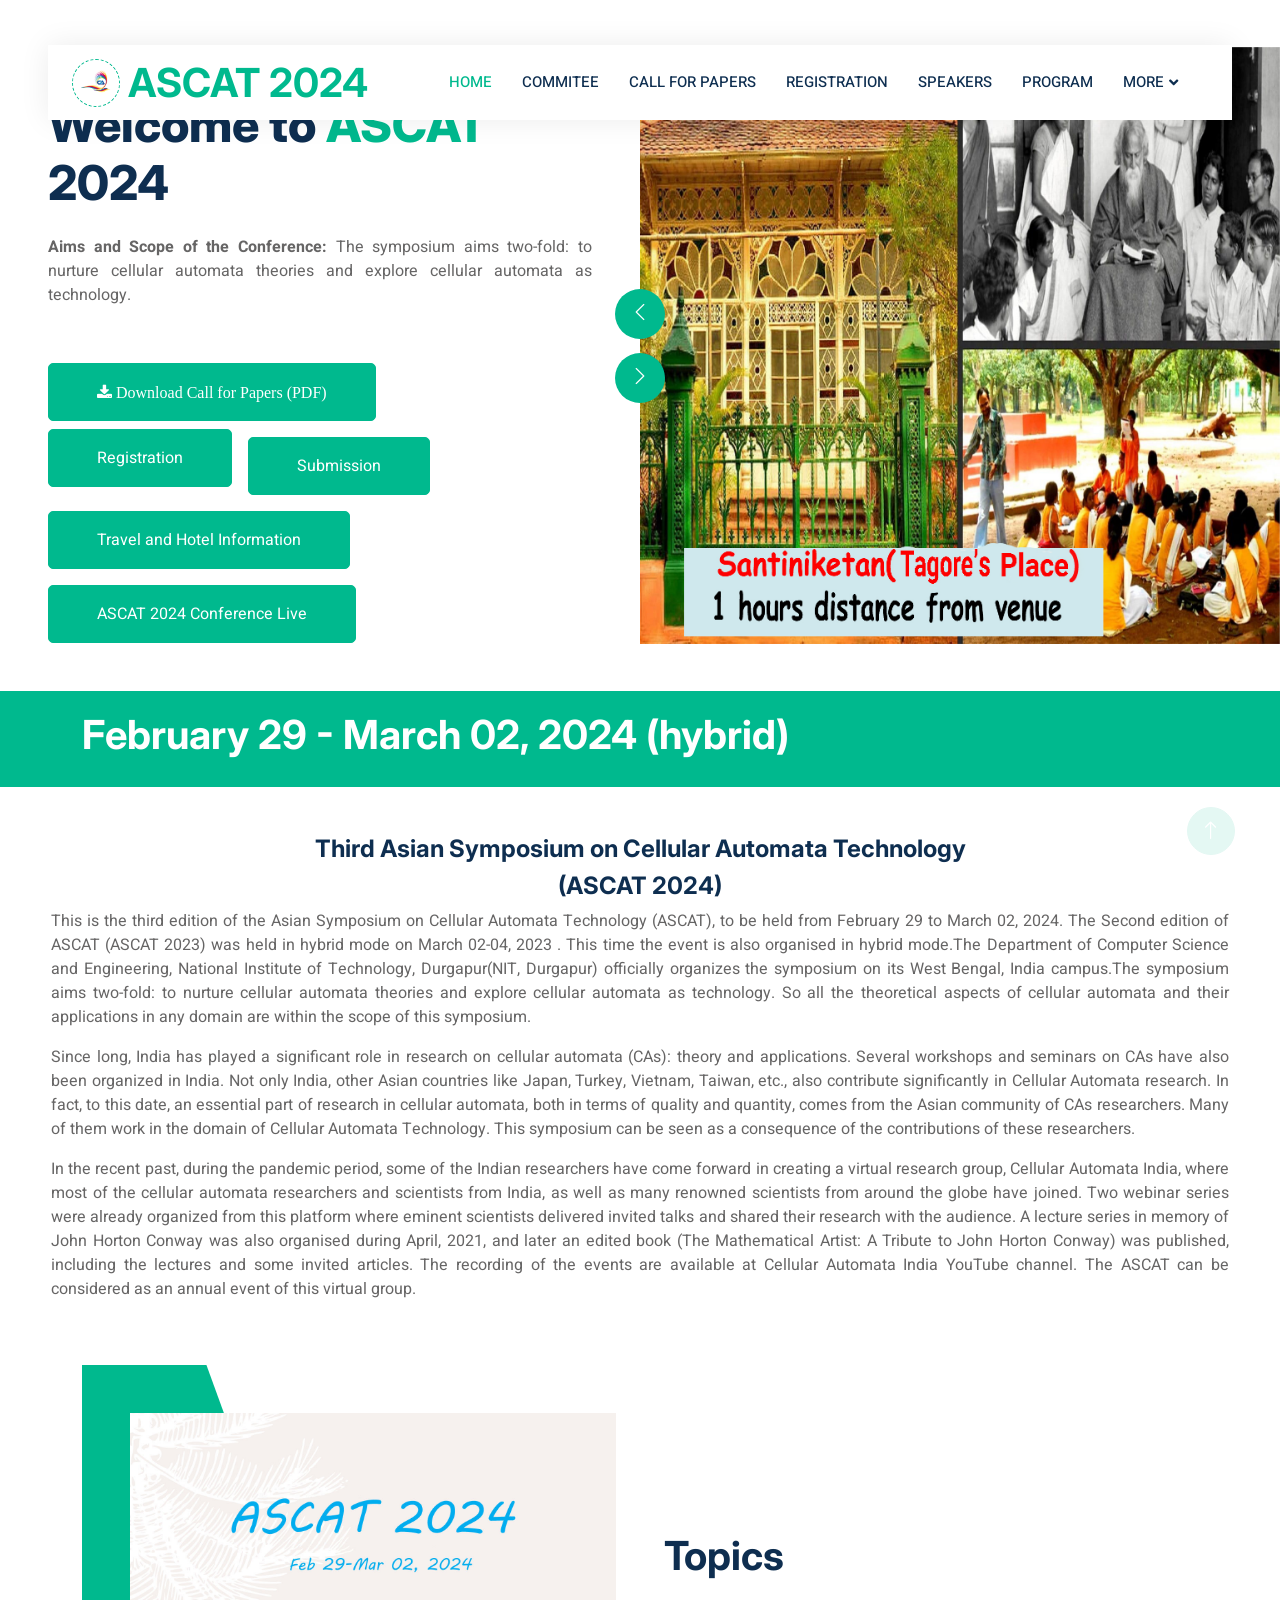
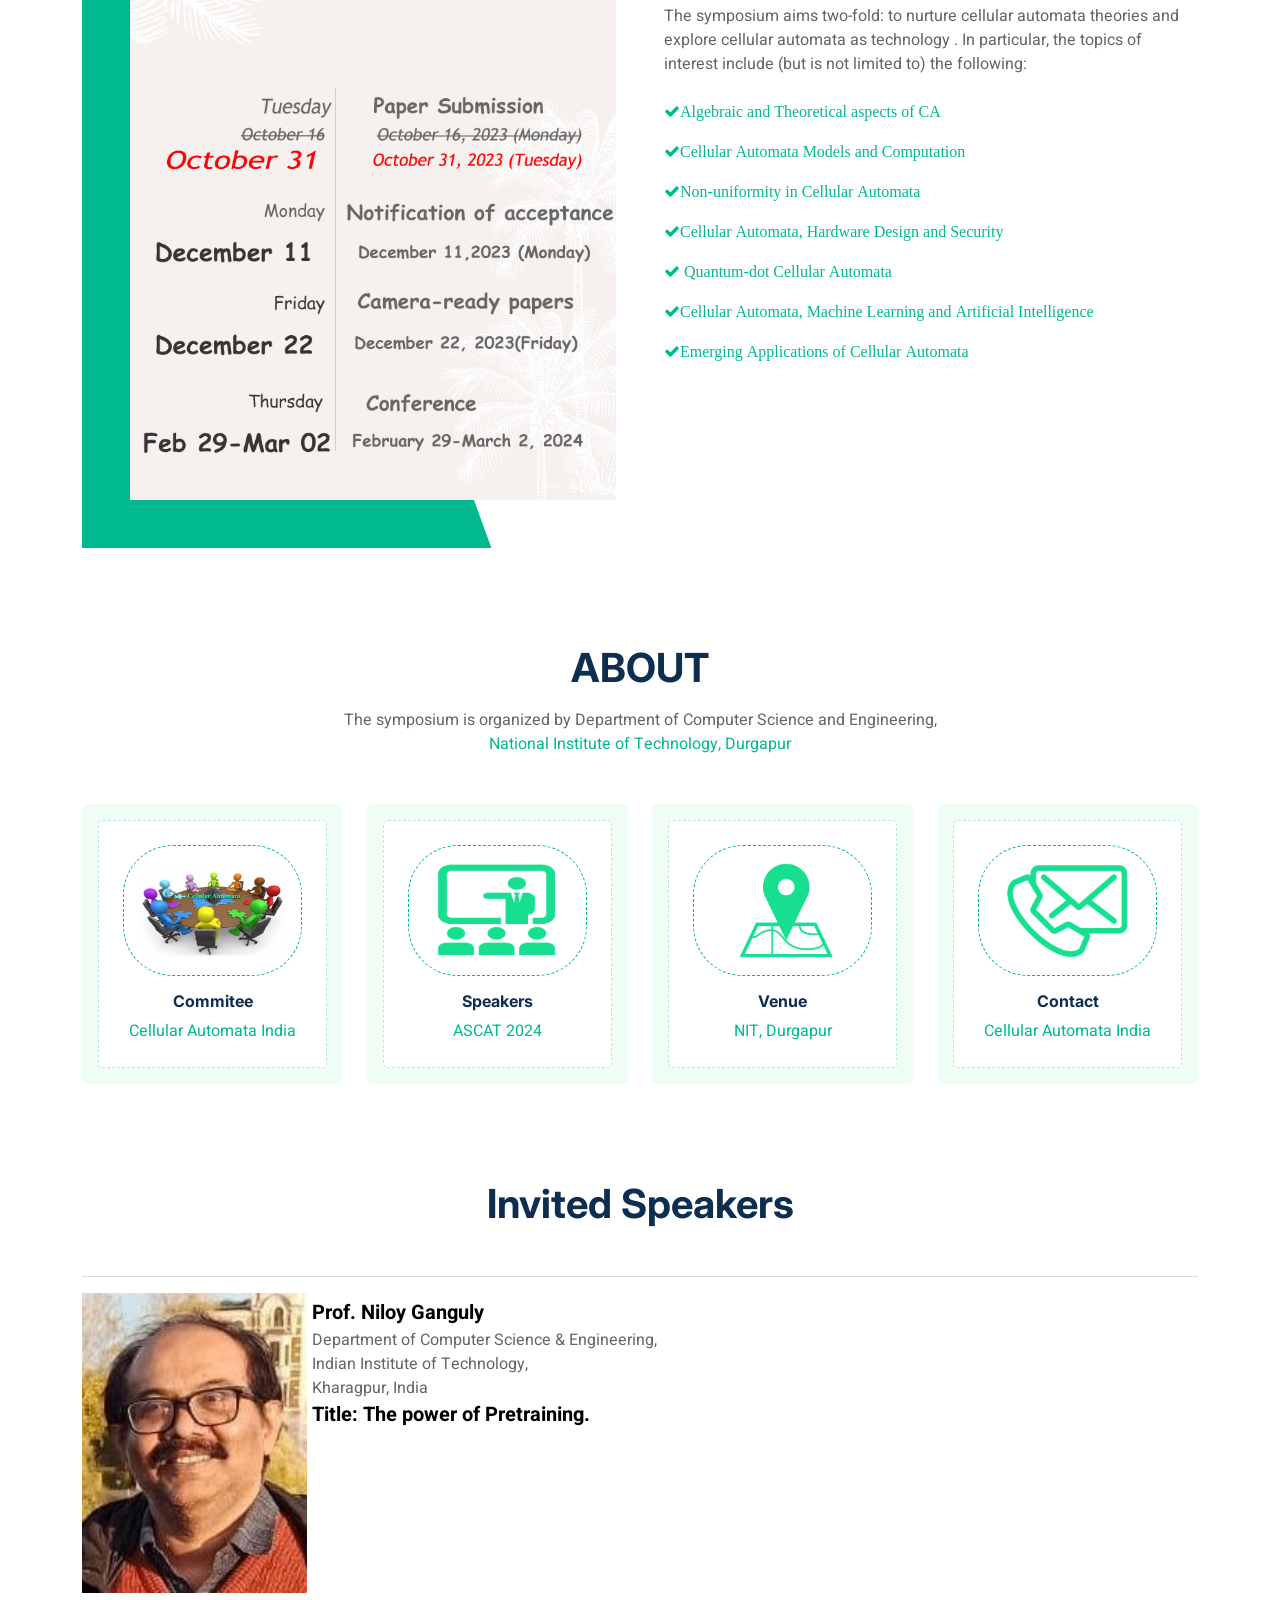
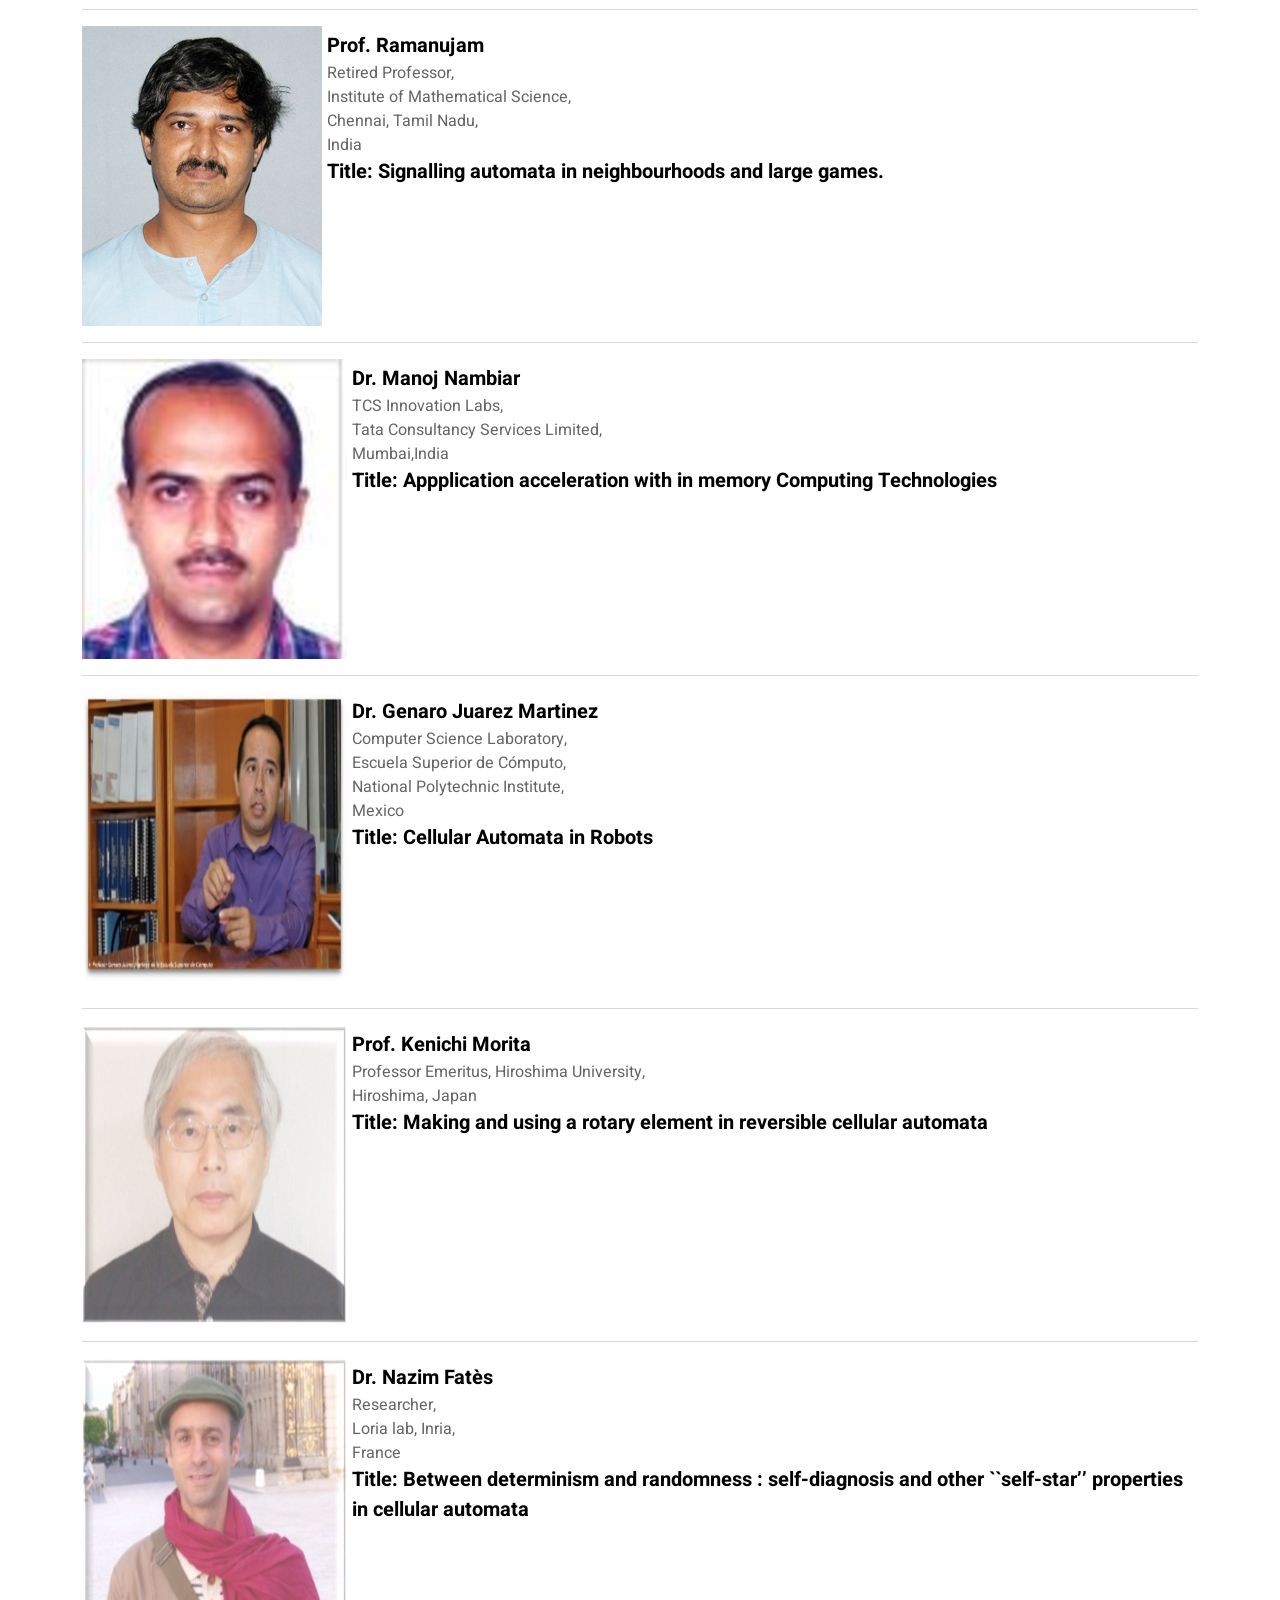
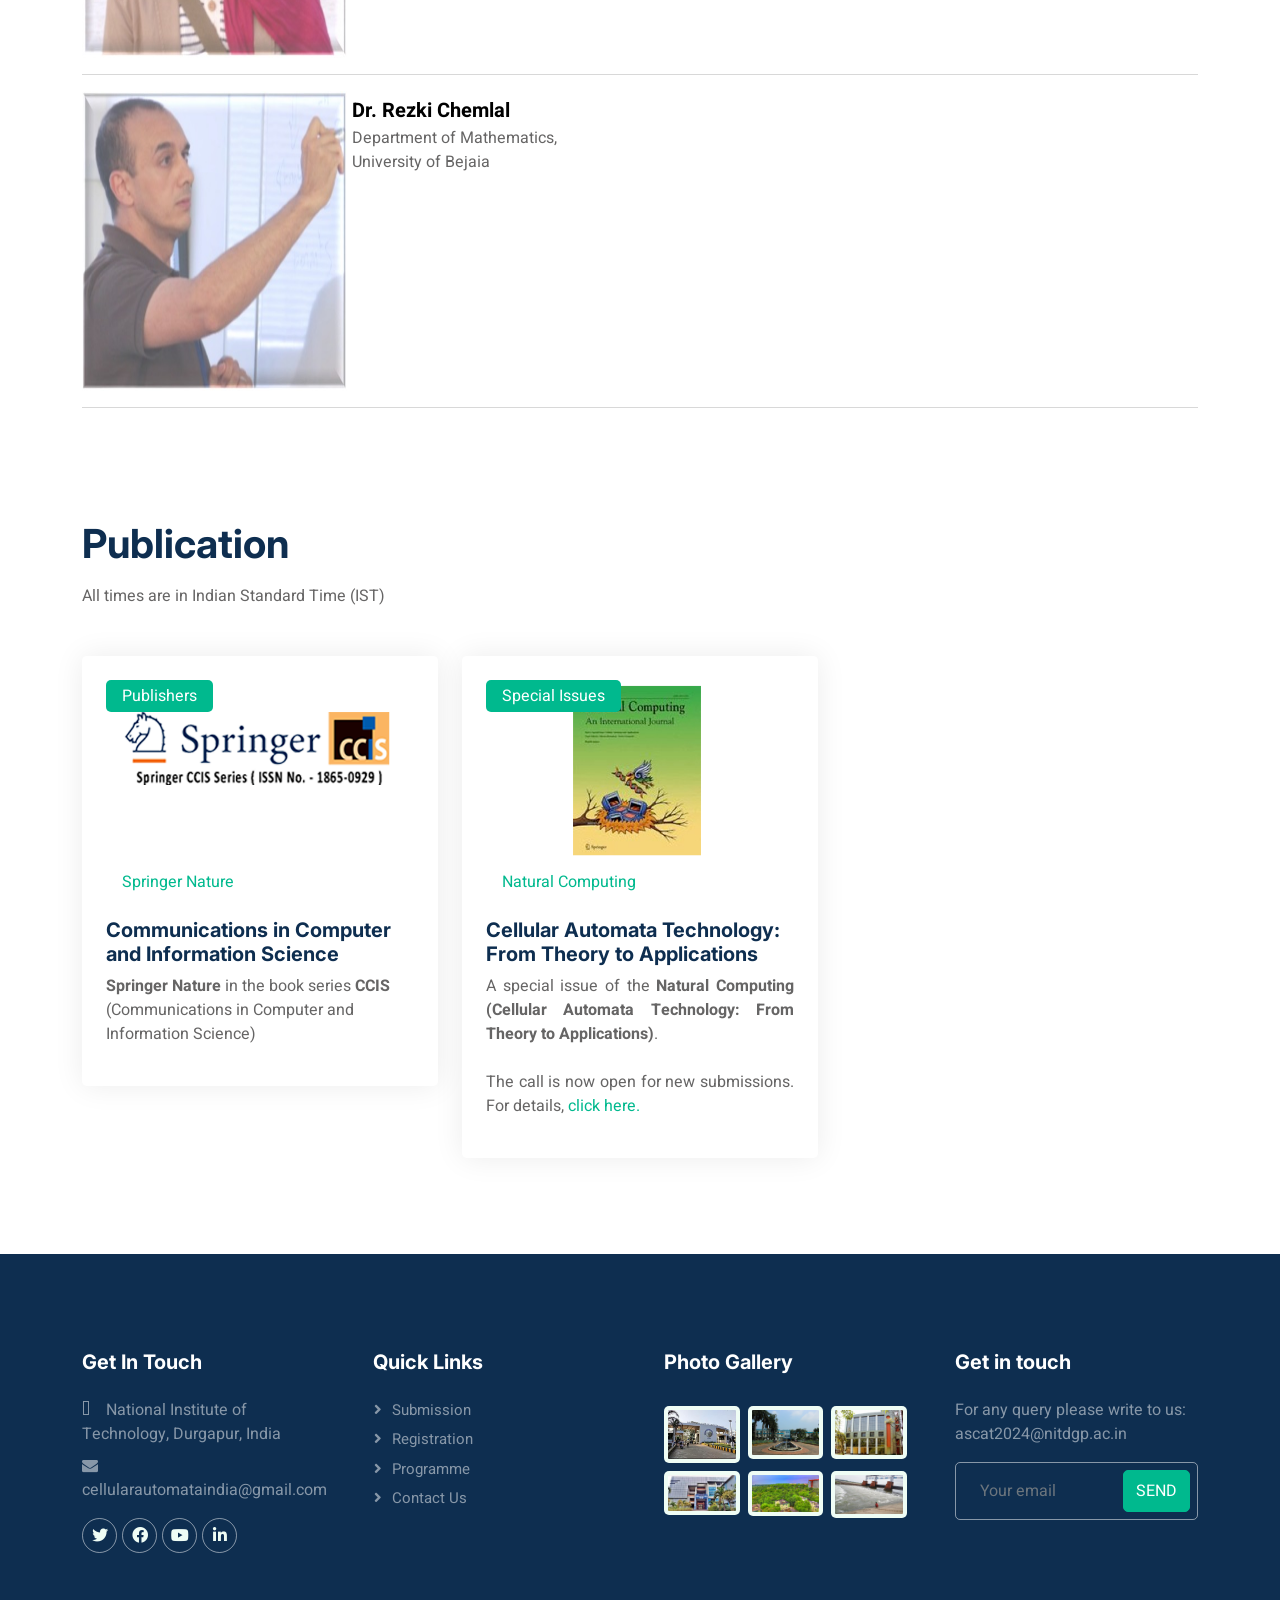
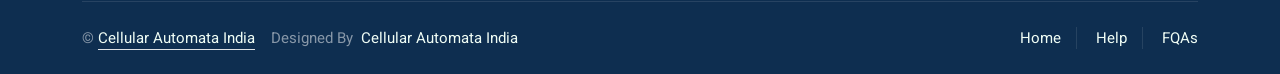
<file: 2024/index.html>
<!DOCTYPE html>
<html lang="en">

<head>
    <meta charset="utf-8">
    <title>ASCAT 2024</title>
    <meta content="width=device-width, initial-scale=1.0" name="viewport">
    <meta content="" name="keywords">
    <meta content="" name="description">

    <!-- Favicon -->
    <link href="img/favicon.ico" rel="icon">

    <!-- Google Web Fonts -->
    <link rel="preconnect" href="https://fonts.googleapis.com">
    <link rel="preconnect" href="https://fonts.gstatic.com" crossorigin>
    <link href="https://fonts.googleapis.com/css2?family=Heebo:wght@400;500;600&family=Inter:wght@700;800&display=swap" rel="stylesheet">

    <!-- Icon Font Stylesheet -->
    <link href="https://cdnjs.cloudflare.com/ajax/libs/font-awesome/5.10.0/css/all.min.css" rel="stylesheet">
    <link href="https://cdn.jsdelivr.net/npm/bootstrap-icons@1.4.1/font/bootstrap-icons.css" rel="stylesheet">
    <link rel="stylesheet" href="https://cdnjs.cloudflare.com/ajax/libs/font-awesome/4.7.0/css/font-awesome.min.css">

    <!-- Libraries Stylesheet -->
    <link href="lib/animate/animate.min.css" rel="stylesheet">
    <link href="lib/owlcarousel/assets/owl.carousel.min.css" rel="stylesheet">

    <!-- Customized Bootstrap Stylesheet -->
    <link href="css/bootstrap.min.css" rel="stylesheet">

    <!-- Template Stylesheet -->
    <link href="css/style.css" rel="stylesheet">
</head>

<body>
    <section>
        <div class="container-xxl bg-white p-0">
            <!-- Spinner Start -->
            <div id="spinner" class="show bg-white position-fixed translate-middle w-100 vh-100 top-50 start-50 d-flex align-items-center justify-content-center">
                <div class="spinner-border text-primary" style="width: 3rem; height: 3rem;" role="status">
                    <span class="sr-only">Loading...</span>
                </div>
            </div>
            <!-- Spinner End -->


                <!-- Navbar Start -->
        <div class="container-fluid nav-bar bg-transparent">
            <nav class="navbar navbar-expand-lg bg-white navbar-light py-0 px-4">
                <a href="index.html" class="navbar-brand d-flex align-items-center text-center">
                    <div class="icon p-2 me-2">
                        <img class="img-fluid" src="img/icon-deal.png" alt="Icon" style="width: 30px; height: 30px;">
                    </div>
                    <h1 class="m-0 text-primary">ASCAT 2024</h1>
                </a>
                <button type="button" class="navbar-toggler" data-bs-toggle="collapse" data-bs-target="#navbarCollapse">
                    <span class="navbar-toggler-icon"></span>
                </button>
                <div class="collapse navbar-collapse" id="navbarCollapse">
                    <div class="navbar-nav ms-auto">
                        <a href="index.html" class="nav-item nav-link active">Home</a>
                        <a href="comitee.html" class="nav-item nav-link">Commitee</a>
                        <a href="callforpaper.html" class="nav-item nav-link">Call for Papers</a>                          
                        <a href="registration.html" class="nav-item nav-link">Registration</a>
                        <a href="speaker.html" class="nav-item nav-link">Speakers</a>
                        <a href="Program.html" class="nav-item nav-link">Program</a>
                        <!-- <a href="PhDForum.html" class="nav-item nav-link">PhD Forum</a> -->

                        <!--                         <a href="contact.html" class="nav-item nav-link">Contact</a> -->
                        <!-- <div class="nav-item dropdown">
                            <a href="#" class="nav-link dropdown-toggle" data-bs-toggle="dropdown">Submission</a>
                            <div class="dropdown-menu rounded-0 m-0">
                                <a href="testimonial.html" class="dropdown-item">Testimonial</a>
                                <a href="404.html" class="dropdown-item">404 Error</a>
                            </div>
                        </div> -->
                        <div class="nav-item dropdown">
                            <a href="#" class="nav-link dropdown-toggle" data-bs-toggle="dropdown">More</a>
                            <div class="dropdown-menu rounded-0 m-0">  
                                <a href="submission.html" class="dropdown-item active">Submission</a> 
                                <a href="venue.html" class="dropdown-item ">Venue</a>
                                <a href="travelinfo.html" class="dropdown-item ">Travel and Hotel Information</a>
                                <a href="contact.html" class="dropdown-item ">Contact</a>
                            </div>
                        </div>

                    </div>
                    <!-- <a href="index.html" class="btn btn-primary px-3 d-none d-lg-flex ">Index</a> -->
                </div>
            </nav>
        </div>
        <!-- Navbar End -->

            <div class="container-fluid header bg-white p-0 ">
                <div class="row g-0 align-items-center flex-column-reverse flex-md-row ">
                    <div class="col-md-6 p-5 mt-lg-5 ">
                        <h1 class="display-5 animated fadeIn mb-4 ">Welcome to <span class="text-primary ">ASCAT </span>2024</h1>
                        <!-- <p class="animated fadeIn mb-4 pb-2 ">We have completed ASCAT 2023 Successfully.<br><br> The recordings of all sessions of ASCAT 2023 are now available in the YouTube Channel of Cellular Automata India. <a href="https://www.youtube.com/playlist?list=PLqoc-cQXyfLNtdzqcSlZW7_TII9Kd_77_"
                                target="_blank">Click here</a>
                            <br> <br> Proceedings of ASCAT 2023 is now available online. <a href="https://link.springer.com/book/10.1007/978-981-99-0688-8" target="_blank">Please have a look</a>
                        </p> -->
                        <p class="animated fadeIn mb-4 pb-2 " align="justify">
                                <b>Aims and Scope of the Conference:</b> The symposium aims two-fold: to nurture cellular automata theories and explore cellular automata as technology.<br><br>

                                <!-- We would like to invite you to submit your work for consideration in a special issue of <i>Natural Computing</i> (<a href="https://link.springer.com/collections/ejaghiibaj" target="_blank">
                                    Cellular Automata Technology: From Theory to Applications</a>). This is a great opportunity to further elaborate on your research and reach a wider audience within the Natural Computing community.
                                    <br>
                                    <b>Submission deadline: 28 February 2025</b> -->
                        </p>
                        <a href="ASCAT_2024_CFP.pdf" target="_blank" class="btn btn-primary py-3 px-5 me-3 animated fadeIn fa fa-download"> Download Call for Papers (PDF)</a>
                        <!-- <a href="../Booklet_ASCAT2023.pdf" target="_blank" class="btn btn-primary py-3 px-5 me-3 animated fadeIn fa fa-download"> Download Booklet (PDF)</a> -->
                        <a href="registration.html" class="btn btn-primary py-3 px-5 me-3 animated fadeIn">Registration</a><a href="https://easychair.org/conferences/?conf=ascat2024" class="btn btn-primary py-3 px-5 me-3 animated fadeIn  mt-3">Submission</a><a href="travelinfo.html" class="btn btn-primary py-3 px-5 me-3 animated fadeIn mt-3">Travel and Hotel Information</a><a href="https://meet.google.com/zbx-foyg-xum" class="btn btn-primary py-3 px-5 me-3 animated fadeIn mt-3">ASCAT 2024 Conference Live</a>
                    </div>
                    <div class="col-md-6 animated fadeIn ">
                        <div class="owl-carousel header-carousel ">
                            <div class="owl-carousel-item ">
                                <!-- <img class="img-fluid " src="img/10.jpg " alt=" "> -->
                                <img class="img-fluid " src="places/santiniketanposter.jpg" alt="santiniketanposter ">
                            </div>
                            <div class="owl-carousel-item ">
                                <!-- <img class="img-fluid " src="img/10.jpg " alt=" "> -->
                                <img class="img-fluid " src="places/deul.jpg" alt="deul ">
                            </div>
                            <div class="owl-carousel-item ">
                                <!-- <img class="img-fluid " src="img/1.jpg " alt=" "> -->
                                <img class="img-fluid " src="places/bishnupur.jpg" alt="bishnupur">
                                <!-- <span class="img-caption">Santiniketan </span> -->
                            </div>                            
                            <div class="owl-carousel-item ">
                                <!-- <img class="img-fluid " src="img/1.jpg " alt=" "> -->
                                <img class="img-fluid " src="places/deulparkecoresort.jpg" alt="deulparkecoresort">
                                <!-- <span class="img-caption">Santiniketan </span> -->
                            </div>                            
                            <div class="owl-carousel-item ">
                                <!-- <img class="img-fluid " src="img/1.jpg " alt=" "> -->
                                <img class="img-fluid " src="places/maithondam.jpg" alt="maithondam">
                                <!-- <span class="img-caption">Santiniketan </span> -->
                            </div>                            
                            <div class="owl-carousel-item ">
                                <!-- <img class="img-fluid " src="img/1.jpg " alt=" "> -->
                                <img class="img-fluid " src="places/MaithonDam2779.jpg" alt="MaithonDam2779">
                                <!-- <span class="img-caption">Santiniketan </span> -->
                            </div>                            
                            <div class="owl-carousel-item ">
                                <!-- <img class="img-fluid " src="img/1.jpg " alt=" "> -->
                                <img class="img-fluid " src="places/Resort.jpg" alt="Resort">
                                <!-- <span class="img-caption">Santiniketan </span> -->
                            </div>                            
                            <div class="owl-carousel-item ">
                                <!-- <img class="img-fluid " src="img/1.jpg " alt=" "> -->
                                <img class="img-fluid " src="places/durgapur_barrage.jpg" alt="durgapur_barrage">
                                <!-- <span class="img-caption">Santiniketan </span> -->
                            </div> 
                            <div class="owl-carousel-item ">
                                <!-- <img class="img-fluid " src="img/1.jpg " alt=" "> -->
                                <img class="img-fluid " src="places/greenCampus.jpg" alt="greenCampus">
                                <!-- <span class="img-caption">Santiniketan </span> -->
                            </div> 
                            <div class="owl-carousel-item ">
                                <img class="img-fluid " src="img/2.png " alt=" ">
                            </div>
                            <div class="owl-carousel-item ">
                                <img class="img-fluid " src="img/4.png " alt=" ">
                            </div>

                        </div>
                    </div>
                </div>
            </div>
            <!-- Header End -->

            <!-- Search Start -->
            <div class="container-fluid bg-primary mb-5 wow fadeIn " data-wow-delay="0.1s " style="padding: 20px; ">
                <div class="container ">
                    <h1><span style="color:white;"> February 29 - March 02, 2024 (hybrid) </span></h1>

                </div>
            </div>
            <!-- Search End -->

            <div class="def">
                <h4 align="center">Third Asian Symposium on Cellular Automata Technology
                </h4>
                <h4 align="center">(ASCAT 2024)</h4>
                <p align="justify">This is the third edition of the Asian Symposium on Cellular Automata Technology (ASCAT), to be held from February 29 to March 02, 2024. The Second edition of ASCAT (ASCAT 2023) was held in hybrid mode on March 02-04, 2023 . This time the event
                    is also organised in hybrid mode.The Department of Computer Science and Engineering, National Institute of Technology, Durgapur(NIT, Durgapur) officially organizes the symposium on its West Bengal, India campus.The symposium aims two-fold: to nurture cellular automata theories and explore cellular automata as technology. So all the theoretical aspects of cellular automata and their applications in any domain are within the scope of this symposium.
                </p>
                <p align="justify">Since long, India has played a significant role in research on cellular automata (CAs): theory and applications. Several workshops and seminars on CAs have also been organized in India. Not only India, other Asian countries like Japan,
                    Turkey, Vietnam, Taiwan, etc., also contribute significantly in Cellular Automata research. In fact, to this date, an essential part of research in cellular automata, both in terms of quality and quantity, comes from the Asian community
                    of CAs researchers. Many of them work in the domain of Cellular Automata Technology. This symposium can be seen as a consequence of the contributions of these researchers.
                </p>
                <p align="justify">In the recent past, during the pandemic period, some of the Indian researchers have come forward in creating a virtual research group, Cellular Automata India, where most of the cellular automata researchers and scientists from India, as well
                    as many renowned scientists from around the globe have joined. Two webinar series were already organized from this platform where eminent scientists delivered invited talks and shared their research with the audience. A lecture series
                    in memory of John Horton Conway was also organised during April, 2021, and later an edited book (The Mathematical Artist: A Tribute to John Horton Conway) was published, including the lectures and some invited articles. The recording
                    of the events are available at Cellular Automata India YouTube channel. The ASCAT can be considered as an annual event of this virtual group.
                </p>
            </div>





            <!-- About Start -->
            <div class="container-xxl py-5 ">
                <div class="container ">
                    <div class="row g-5 align-items-center ">
                        <div class="col-lg-6 wow fadeIn " data-wow-delay="0.1s ">
                            <div class="about-img position-relative overflow-hidden p-5 pe-0 ">
                                <img class="img-fluid w-100 " src="img/schedule.jpg ">
                            </div>
                        </div>
                        <div class="col-lg-6 wow fadeIn " data-wow-delay="0.5s ">
                            <h1 class="mb-4 ">Topics</h1>
                            <p class="mb-4 ">The symposium aims two-fold: to nurture cellular automata theories and explore cellular automata as technology <!-- So all the theoretical aspects of cellular automata and their applications in any domain are within the scope of this symposium -->. In particular, the topics of interest include (but is not limited to) the following:</p>
                            <p><i class="fa fa-check text-primary me-3 ">Algebraic and Theoretical aspects of CA</i></p>
                            <p><i class="fa fa-check text-primary me-3 ">Cellular Automata Models and Computation</i></p>
                            <p><i class="fa fa-check text-primary me-3 ">Non-uniformity in Cellular Automata</i></p>
                            <p><i class="fa fa-check text-primary me-3 ">Cellular Automata, Hardware Design and Security</i></p>
                            <p><i class="fa fa-check text-primary me-3 "> Quantum-dot Cellular Automata</i></p>
                            <p><i class="fa fa-check text-primary me-3 ">Cellular Automata, Machine Learning and Artificial Intelligence</i> </p>
                            <p><i class="fa fa-check text-primary me-3 ">Emerging Applications of Cellular Automata</i> </p>
                            <!-- <a class="btn btn-primary py-3 px-5 mt-3 " href="callforpaper.html ">Read More</a> -->
                        </div>
                    </div>
                </div>
            </div>
            <!-- About End -->


            <!-- Category Start -->
            <div class="container-xxl py-5 ">
                <div class="container ">
                    <div class="text-center mx-auto mb-5 wow fadeInUp " data-wow-delay="0.1s " style="max-width: 600px; ">
                        <h1 class="mb-3 ">ABOUT</h1>
                        <p>The symposium is organized by Department of Computer Science and Engineering, 
                            <a href="https://nitdgp.ac.in/" target="_blank">National Institute of Technology, Durgapur</a></p>
                    </div>
                    <div class="row g-4 ">
                        <div class="col-lg-3 col-sm-6 wow fadeInUp " data-wow-delay="0.1s ">
                            <a class="cat-item d-block bg-light text-center rounded p-3 " href="comitee.html">
                                <div class="rounded p-4 ">
                                    <div class="icon mb-3 ">
                                        <img class="img-fluid " src="img/commitee.png " alt="Icon ">
                                    </div>
                                    <h6>Commitee</h6>
                                    <span>Cellular Automata India</span>
                                </div>
                            </a>
                        </div>
                        <div class="col-lg-3 col-sm-6 wow fadeInUp " data-wow-delay="0.3s ">
                            <a class="cat-item d-block bg-light text-center rounded p-3 " href="speaker.html">
                                <div class="rounded p-4 ">
                                    <div class="icon mb-3 ">
                                        <img class="img-fluid " src="img/speaker.png " alt="Icon ">
                                    </div>
                                    <h6>Speakers</h6>
                                    <span>ASCAT 2024</span>
                                </div>
                            </a>
                        </div>
                        <div class="col-lg-3 col-sm-6 wow fadeInUp " data-wow-delay="0.5s ">
                            <a class="cat-item d-block bg-light text-center rounded p-3 " href="venue.html">
                                <div class="rounded p-4 ">
                                    <div class="icon mb-3 ">
                                        <img class="img-fluid " src="img/venue.png " alt="Icon ">
                                    </div>
                                    <h6>Venue</h6>
                                    <span>NIT, Durgapur</span>
                                </div>
                            </a>
                        </div>
                        <div class="col-lg-3 col-sm-6 wow fadeInUp " data-wow-delay="0.7s ">
                            <a class="cat-item d-block bg-light text-center rounded p-3 " href="contact.html">
                                <div class="rounded p-4 ">
                                    <div class="icon mb-3 ">
                                        <img class="img-fluid " src="img/contact.png " alt="Icon ">
                                    </div>
                                    <h6>Contact</h6>
                                    <span>Cellular Automata India</span>
                                </div>
                            </a>
                        </div>

                    </div>
                </div>
            </div>
            <!-- Category End -->

            <!-- Property List Start -->
            <!-- <div class="container-xxl py-5 ">
                <div class="container ">
                    <div class="row g-0 gx-5 align-items-end ">
                        <div class="col-lg-6 ">
                            <div class="text-start mx-auto mb-5 wow slideInLeft " data-wow-delay="0.1s ">
                                <h1 class="mb-3 ">Programme Schedule</h1>
                                <p>All times are in Indian Standard Time (IST)</p>
                            </div>
                        </div>

                    </div>
                    <div class="tab-content ">
                        <div id="tab-1 " class="tab-pane fade show p-0 active ">
                            <div class="row g-4 ">
                                <div class="col-lg-4 col-md-6 wow fadeInUp " data-wow-delay="0.1s ">
                                    <div class="property-item rounded overflow-hidden ">
                                        <div class="position-relative overflow-hidden ">
                                            <a href=" "><img class="img-fluid " src="img/program.png" alt=" "></a>
                                            <div class="bg-primary rounded text-white position-absolute start-0 top-0 m-4 py-1 px-3 ">Title</div>
                                            <div class="bg-white rounded-top text-primary position-absolute start-0 bottom-0 mx-4 pt-1 px-3 ">Day-1</div>
                                        </div>
                                        <div class="p-4 pb-0 ">
                                            <h5 class="text-primary mb-3 ">Speaker name</h5>
                                            <a class="d-block h5 mb-2 " href=" ">Topic list</a>
                                            <p><i class="fa fa-map-marker-alt text-primary me-2 "></i>IIEST, shibpur, India</p>
                                        </div>
                                        <div class="d-flex border-top ">
                                            <small class="flex-fill text-center border-end py-2 "><i class="fa fa-ruler-combined text-primary me-2 "></i>9:00-16:30</small>
                                            <small class="flex-fill text-center border-end py-2 "><i class="fa fa-bed text-primary me-2 "></i>2 break</small>
                                            <small class="flex-fill text-center py-2 "><i class="fa fa-ruler-combined text-primary me-2 "></i>6 talks</small>
                                        </div>
                                    </div>
                                </div>
                                <div class="col-lg-4 col-md-6 wow fadeInUp " data-wow-delay="0.3s ">
                                    <div class="property-item rounded overflow-hidden ">
                                        <div class="position-relative overflow-hidden ">
                                            <a href=" "><img class="img-fluid " src="img/program.png" alt=" "></a>
                                            <div class="bg-primary rounded text-white position-absolute start-0 top-0 m-4 py-1 px-3 ">Title</div>
                                            <div class="bg-white rounded-top text-primary position-absolute start-0 bottom-0 mx-4 pt-1 px-3 ">Day-2</div>
                                        </div>
                                        <div class="p-4 pb-0 ">
                                            <h5 class="text-primary mb-3 ">Speaker name</h5>
                                            <a class="d-block h5 mb-2 " href=" ">Topic list</a>
                                            <p><i class="fa fa-map-marker-alt text-primary me-2 "></i>IIEST, shibpur, India</p>
                                        </div>
                                        <div class="d-flex border-top ">
                                            <small class="flex-fill text-center border-end py-2 "><i class="fa fa-ruler-combined text-primary me-2 "></i>9:00-16:30</small>
                                            <small class="flex-fill text-center border-end py-2 "><i class="fa fa-bed text-primary me-2 "></i>2 break</small>
                                            <small class="flex-fill text-center py-2 "><i class="fa fa-ruler-combined text-primary me-2 "></i>6 talks</small>
                                        </div>
                                    </div>
                                </div>
                                <div class="col-lg-4 col-md-6 wow fadeInUp " data-wow-delay="0.5s ">
                                    <div class="property-item rounded overflow-hidden ">
                                        <div class="position-relative overflow-hidden ">
                                            <a href=" "><img class="img-fluid " src="img/program.png" alt=" "></a>
                                            <div class="bg-primary rounded text-white position-absolute start-0 top-0 m-4 py-1 px-3 ">Title</div>
                                            <div class="bg-white rounded-top text-primary position-absolute start-0 bottom-0 mx-4 pt-1 px-3 ">Day-3</div>
                                        </div>
                                        <div class="p-4 pb-0 ">
                                            <h5 class="text-primary mb-3 ">Speaker name</h5>
                                            <a class="d-block h5 mb-2 " href=" ">Topic list</a>
                                            <p><i class="fa fa-map-marker-alt text-primary me-2 "></i>IIEST, shibpur, India</p>
                                        </div>
                                        <div class="d-flex border-top ">
                                            <small class="flex-fill text-center border-end py-2 "><i class="fa fa-ruler-combined text-primary me-2 "></i>9:00-16:30</small>
                                            <small class="flex-fill text-center border-end py-2 "><i class="fa fa-bed text-primary me-2 "></i>2 break</small>
                                            <small class="flex-fill text-center py-2 "><i class="fa fa-ruler-combined text-primary me-2 "></i>6 talks</small>
                                        </div>
                                    </div>
                                </div>
                                
                                <div class="col-12 text-center wow fadeInUp " data-wow-delay="0.1s ">
                                    <a class="btn btn-primary py-3 px-5 " href="program.html">Program details</a>
                                </div>
                            </div>
                        </div>
                       
                    </div>
                </div>
            </div> -->
            <!-- Property List End -->

            <!-- Team Start -->
            <div class="container-xxl py-5 ">
                <div class="container ">
                    <div class="text-center mx-auto mb-5 wow fadeInUp " data-wow-delay="0.1s " style="max-width: 600px; ">
                        <h1 class="mb-3 ">Invited Speakers</h1>
                    </div>
                    <hr>
                    <div class="speaker-container">
                        <div class="speaker-details">
                            <div class="speaker-image">
                                <img src="img/NiloyGanguly.jpg" alt=" " class="img img-fluid custom-img">
                            </div>
                            <div class="speaker-info">
                                <span class="speaker-title">Prof. Niloy Ganguly</span> <br> 
                                <span>Department of Computer Science & Engineering,<br> Indian Institute of Technology, <br>Kharagpur, India</span><br>
                                <span class="speaker-title">Title:  The power of Pretraining.</span>
                            </div>
                        </div>
                        <hr>
                        <div class="speaker-details">
                            <div class="speaker-image">
                                <img src="img/ramanujam-r.jpg" alt=" " class="img img-fluid custom-img">
                            </div>
                            <div class="speaker-info">
                                <span class="speaker-title">Prof. Ramanujam</span> <br> 
                                <span>Retired Professor,<br> Institute of Mathematical Science, <br>Chennai, Tamil Nadu, <br>India</span><br>
                                <span class="speaker-title">Title:  Signalling automata in neighbourhoods and large games.</span>
                            </div>
                        </div>
                        <hr>
                        <div class="speaker-details">
                            <div class="speaker-image">
                                <img src="img/Manoj-Nambiar.jpg" alt=" " class="img img-fluid custom-img">
                            </div>
                            <div class="speaker-info">
                                <span class="speaker-title">Dr. Manoj Nambiar</span> <br> 
                                <span>TCS Innovation Labs,<br> Tata Consultancy Services Limited, <br>Mumbai,India</span><br>
                                <span class="speaker-title">Title: Appplication acceleration with in memory Computing Technologies</span>
                            </div>
                        </div>
                        <hr>
                        <div class="speaker-details">
                            <div class="speaker-image">
                                <img src="img/Genaro.jpg" alt=" " class="img img-fluid custom-img">
                            </div>
                            <div class="speaker-info">
                                <span class="speaker-title">Dr. Genaro Juarez Martinez</span> <br> 
                                <span>Computer Science Laboratory,<br> Escuela Superior de Cómputo, <br>National Polytechnic Institute, <br>Mexico</span><br>
                                <span class="speaker-title">Title:  Cellular Automata in Robots</span>
                            </div>
                        </div>
                        <hr>
                        <div class="speaker-details">
                            <div class="speaker-image">
                                <img src="img/Kenichi.jpg" alt="" class="img img-fluid custom-img">
                            </div>
                            <div class="speaker-info">
                                <span class="speaker-title">Prof. Kenichi Morita</span> <br> 
                                <span>Professor Emeritus, Hiroshima University,<br>  Hiroshima, Japan</span><br>
                                <span class="speaker-title">Title: Making and using a rotary element in reversible cellular automata</span>
                            </div>
                        </div>
                        <hr>
                        <div class="speaker-details">
                            <div class="speaker-image">
                                <img src="img/Nazim.jpg" alt=" " class="img img-fluid custom-img">
                            </div>
                            <div class="speaker-info">
                                <span class="speaker-title">Dr. Nazim Fatès</span> <br> 
                                <span>Researcher,<br> Loria lab, Inria, <br>France</span><br>
                                <span class="speaker-title">Title:  Between determinism and randomness : self-diagnosis and other ``self-star’’ properties in cellular automata</span>
                            </div>
                        </div>
                        <hr>
                        <div class="speaker-details">
                            <div class="speaker-image">
                                <img src="img/Rezki.jpg" alt=" " class="img img-fluid custom-img">
                            </div>
                            <div class="speaker-info">
                                <span class="speaker-title">Dr. Rezki Chemlal</span> <br> 
                                <span>Department of Mathematics, <br>University of Bejaia</span><br>
                                <!-- <span class="speaker-title">Title:  Cellular Automata in Robots</span> -->
                            </div>
                        </div>
                        <hr>
                    </div>
                    <!-- </div> -->
                    
                </div>
            </div>
            <!-- Team End -->

            <!-- PhD Forum -->
            <!-- <div class="container-xxl py-5 ">
                <div class="container ">
                    <div class="bg-light rounded p-3 ">
                        <div class="bg-white rounded p-4 " style="border: 1px dashed rgba(0, 185, 142, .3) ">
                            <div class="row g-5 align-items-center ">
                                <div class="col-lg-6 wow fadeIn " data-wow-delay="0.1s ">
                                    <img class="img-fluid rounded w-100 " src="img/call-to-action.jpg " alt=" ">
                                </div>
                                <div class="col-lg-6 wow fadeIn " data-wow-delay="0.5s ">
                                    <div class="mb-4 ">
                                        <h1 class="mb-3 ">PhD Forum 2023</h1>
                                        <p>The ASCAT 2023 PhD Forum aims to exchange ideas and expertise of the young PhD students in the field of cellular automata. All the theoretical aspects of cellular automata and their applications in any domain are
                                            within the scope. In the PhD Forum presentation session, the PhD students will get the opportunity to discuss their ongoing research work with eminent domain experts from both academia and industry and get valuable
                                            feedback. This PhD forum would enrich and attract younger students to explore possible avenues for their future research plans.
                                        </p>
                                        <p>
                                            <h5 align="left">
                                                <font> Eligibility for PhD Forum</font>
                                            </h5>
                                            The author must have completed at least two years of Ph.D. program (from the date of PhD registration). PhD scholars who have defended their thesis within two years (as on March 2, 2023) are also encouraged to submit.
                                        </p>
                                        <p>
                                            <h5 align="left">
                                                <font>Important Dates</font>
                                            </h5>
                                            <hr class="new6">
                                            <table align="center">
                                                
                                                <td>&nbsp</td>
                                                <td></td>
                                                </tr>
                                                <tr>
                                                    <td>Paper Submission deadline</td>
                                                    <td>:&nbsp&nbsp&nbsp&nbsp&nbsp&nbsp</td>
                                                    <td>
                                                        <s>Friday, October 21, 2022 </s> <br><span style="color:rgb(161, 0, 0)"><b>Monday, November 07, 2022 </b></span>
                                                        </b>
                                                    </td>

                                                </tr>
                                                <tr>
                                                    <td>Notification of acceptance </td>
                                                    <td>:&nbsp&nbsp&nbsp&nbsp&nbsp&nbsp</td>
                                                    <td><b>Monday, December 19, 2022 </b></td>
                                                </tr>
                                                <tr>
                                                    <td>Deadline for camera-ready papers </td>
                                                    <td>:&nbsp&nbsp&nbsp&nbsp&nbsp&nbsp</td>
                                                    <td><b>Friday, January 06, 2023</b></td>
                                                </tr>

                                            </table>
                                            <br>
                                            <hr class="new5">
                                        </p>
                                        <button class="pushable1" onclick="location.href = '../CallForSynopsis_PhDForum.pdf'; ">
                                            <span class="front1 fa fa-download">
                                                Call for PhD Forum
                                            </span>
                                        </button>
                                        <button class="pushable1" onclick="location.href = '../Booklet_ASCAT2023.pdf'; ">
                                            <span class="front1 fa fa-download">
                                                Booklet
                                            </span>
                                        </button>
                                    </div>
                                   
                                </div>
                            </div>
                        </div>
                    </div>
                </div>
            </div> -->
            <!-- PhD Forum -->


            <!-- Call to Action Start -->
            <!-- <div class="container-xxl py-5 ">
                <div class="container ">
                    <div class="bg-light rounded p-3 ">
                        <div class="bg-white rounded p-4 " style="border: 1px dashed rgba(0, 185, 142, .3) ">
                            <div class="row g-5 align-items-center ">
                                <div class="col-lg-6 wow fadeIn " data-wow-delay="0.1s ">
                                    <img class="img-fluid rounded w-100 " src="img/call-to-action.jpg " alt=" ">
                                </div>
                                <div class="col-lg-6 wow fadeIn " data-wow-delay="0.5s ">
                                    <div class="mb-4 ">
                                        <h1 class="mb-3 ">Contact for Certificate</h1>
                                        <p>will be updated soon...</p>
                                    </div>
                                    <a href=" " class="btn btn-primary py-3 px-4 me-2 "><i class="fa fa-phone-alt me-2 "></i>Make A Call</a>
                                    <a href=" " class="btn btn-dark py-3 px-4 "><i class="fa fa-calendar-alt me-2 "></i>Request</a>
                                </div>
                            </div>
                        </div>
                    </div>
                </div>
            </div> -->
            <!-- Call to Action End -->




            <!-----Issues-->

            <div class="container-xxl py-5 ">
                <div class="container ">
                    <div class="row g-0 gx-5 align-items-end ">
                        <div class="col-lg-6 ">
                            <div class="text-start mx-auto mb-5 wow slideInLeft " data-wow-delay="0.1s ">
                                <h1 class="mb-3 ">Publication </h1>
                                <p>All times are in Indian Standard Time (IST)</p>
                            </div>
                        </div>

                    </div>
                    <div class="tab-content ">
                        <div id="tab-1 " class="tab-pane fade show p-0 active ">
                            <div class="row g-4 ">
                                <div class="col-lg-4 col-md-6 wow fadeInUp " data-wow-delay="0.1s ">
                                    <div class="property-item rounded overflow-hidden ">
                                        <div class="position-relative overflow-hidden ">
                                            <a style="pointer-events: none" href="#0"><img class="img-fluid " src="img/springer_CCIS.png" alt=" "></a>
                                            <div class="bg-primary rounded text-white position-absolute start-0 top-0 m-4 py-1 px-3 ">Publishers</div>
                                            
                                            <div class="bg-white rounded-top text-primary position-absolute start-0 bottom-0 mx-4 pt-1 px-3 ">Springer Nature</div>
                                        </div>
                                        <div class="p-4 pb-0 ">
                                            <!-- <h5 class="text-primary mb-3 ">Speaker name</h5> -->
                                            <a class="d-block h5 mb-2 " href="https://link.springer.com/book/10.1007/978-3-031-56943-2" target="_blank">Communications in Computer and Information Science</a>
                                            <p><b>Springer Nature</b> in the book series <b>CCIS</b> (Communications in Computer and Information Science)
                                            </p>
                                            <br>
                                            <!-- <p><i class="fa fa-map-marker-alt text-primary me-2 "></i>IIEST, shibpur, India</p> -->
                                        </div>
                                        <!-- <div class="d-flex border-top ">
                                            <small class="flex-fill text-center border-end py-2 "><i class="fa fa-ruler-combined text-primary me-2 "></i>9:00-16:30</small>
                                            <small class="flex-fill text-center border-end py-2 "><i class="fa fa-bed text-primary me-2 "></i>2 break</small>
                                            <small class="flex-fill text-center py-2 "><i class="fa fa-ruler-combined text-primary me-2 "></i>6 talks</small>
                                        </div> -->
                                    </div>
                                </div>
                                <!-- <div class="col-lg-4 col-md-6 wow fadeInUp " data-wow-delay="0.3s ">
                                    <div class="property-item rounded overflow-hidden ">
                                        <div class="position-relative overflow-hidden ">
                                            <a style="pointer-events: none" href="#0"><img class="img-fluid " src="img/sponsored.png" alt=" "></a>
                                            <div class="bg-primary rounded text-white position-absolute start-0 top-0 m-4 py-1 px-3 ">Sponsored By </div>
                                            <div class="bg-white rounded-top text-primary position-absolute start-0 bottom-0 mx-4 pt-1 px-3 ">SPARC and SERB</div>
                                        </div>
                                        <div class="p-4 pb-0 ">
                                            <div class="ps-link">
                                                <a class="d-block h5 mb-2 " href="https://sparc.iitkgp.ac.in/" target="_blank">SPARC &nbsp;  
                                                    <a class="d-block h5 mb-2 " style="pointer-events: none" href="#0" > and &nbsp; 
                                                        <a class="d-block h5 mb-2 "  href="https://www.serbonline.in/SERB/HomePage" target="_blank"> 
                                                        SERB</a>
                                            </div>
                                            <br>
                                            <div style="clear:both;">
                                                <p>Sponsored by <b>Scheme for Promotion of Academic and Research Collaboration (SPARC) </b> and <b>Science and Engineering Research Board (SERB)</b> </p>
                                            </div>
                                            
                                        </div>
                                    </div>
                                </div> -->
                                <div class="col-lg-4 col-md-6 wow fadeInUp " data-wow-delay="0.5s ">
                                    <div class="property-item rounded overflow-hidden ">
                                        <div class="position-relative overflow-hidden ">
                                            <a style="pointer-events: none" href="#0"><img class="img-fluid " src="img/nc_SI.png" alt=" "></a>
                                            <div class="bg-primary rounded text-white position-absolute start-0 top-0 m-4 py-1 px-3 ">Special Issues</div>
                                            <div class="bg-white rounded-top text-primary position-absolute start-0 bottom-0 mx-4 pt-1 px-3 ">Natural Computing</div>
                                        </div>
                                        <div class="p-4 pb-0 ">
                                            <!-- <h5 class="text-primary mb-3 ">Speaker name</h5> -->
                                            <div class="ps-link">
                                                <a class="d-block h5 mb-2 " href="https://link.springer.com/collections/ejaghiibaj" target="_blank">Cellular Automata Technology: From Theory to Applications</a>
                                                <!-- <p><i class="fa fa-map-marker-alt text-primary me-2 "></i>IIEST, shibpur, India</p> -->
                                            </div>
                                            <br>
                                            <div style="clear:both;">
                                                <p align="justify"> A special issue of the <b>Natural Computing (Cellular Automata Technology: From Theory to Applications)</b>. <br><br>
                                                The call is now open for new submissions. For details, <a href="https://link.springer.com/collections/ejaghiibaj" target="_blank">click here.</a>
                                                </p>
                                            </div>
                                            <br>
                                        </div>
                                        <!-- <div  -->
                                    </div>
                                </div>

                            </div>
                        </div>
                    </div>
                </div>
            </div>


            <!-----Issues-->





            <!-- Testimonial Start -->
            <!-- <div class="container-xxl py-5 ">
                <div class="container ">
                    <div class="text-center mx-auto mb-5 wow fadeInUp " data-wow-delay="0.1s " style="max-width: 600px; ">
                        <h1 class="mb-3 ">Validectory of ASCAT 2022</h1>
                        <p>Updated soon...</p>
                    </div>
                    <div class="owl-carousel testimonial-carousel wow fadeInUp " data-wow-delay="0.1s ">
                        <div class="testimonial-item bg-light rounded p-3 ">
                            <div class="bg-white border rounded p-4 ">
                                <p>will be updated soon...</p>
                                <div class="d-flex align-items-center ">
                                    <img class="img-fluid flex-shrink-0 rounded " src="img/testimonial-1.jpg " style="width: 45px; height: 45px; ">
                                    <div class="ps-3 ">
                                        <h6 class="fw-bold mb-1 ">Sukanta Das</h6>
                                        <small>Professor</small>
                                    </div>
                                </div>
                            </div>
                        </div>
                        <div class="testimonial-item bg-light rounded p-3 ">
                            <div class="bg-white border rounded p-4 ">
                                <p>will be updated soon...</p>
                                <div class="d-flex align-items-center ">
                                    <img class="img-fluid flex-shrink-0 rounded " src="img/testimonial-2.png " style="width: 45px; height: 45px; ">
                                    <div class="ps-3 ">
                                        <h6 class="fw-bold mb-1 ">Kamalika Bhattacharjee</h6>
                                        <small>Professor</small>
                                    </div>
                                </div>
                            </div>
                        </div>
                        <div class="testimonial-item bg-light rounded p-3 ">
                            <div class="bg-white border rounded p-4 ">
                                <p>will be updated soon...</p>
                                <div class="d-flex align-items-center ">
                                    <img class="img-fluid flex-shrink-0 rounded " src="img/testimonial-3.jpg " style="width: 45px; height: 45px; ">
                                    <div class="ps-3 ">
                                        <h6 class="fw-bold mb-1 ">Nazim Fates</h6>
                                        <small>Professor</small>
                                    </div>
                                </div>
                            </div>
                        </div>
                        <div class="testimonial-item bg-light rounded p-3 ">
                            <div class="bg-white border rounded p-4 ">
                                <p>will be updated soon...</p>
                                <div class="d-flex align-items-center ">
                                    <img class="img-fluid flex-shrink-0 rounded " src="img/testimonial-4.jpg " style="width: 45px; height: 45px; ">
                                    <div class="ps-3 ">
                                        <h6 class="fw-bold mb-1 ">HECTOR ZENIL</h6>
                                        <small>Professor</small>
                                    </div>
                                </div>
                            </div>
                        </div>
                    </div>
                </div>
            </div> -->
            <!-- Testimonial End -->


            <!-- Footer Start -->
            <div id="footer" class="container-fluid bg-dark text-white-50 footer pt-5 mt-5 wow fadeIn " data-wow-delay="0.1s ">
                <div class="container py-5 ">
                    <div class="row g-5 ">
                        <div class="col-lg-3 col-md-6 ">
                            <h5 class="text-white mb-4 ">Get In Touch</h5>
                            <p class="mb-2 "><i class="fa fa-map-marker-alt me-3 "></i>National Institute of Technology, Durgapur, India</p>
                            <!-- <p class="mb-2 "><i class="fa fa-phone-alt me-3 "></i>+0123456789</p> -->
                            <p class="mb-2 "><i class="fa fa-envelope me-3 "></i>cellularautomataindia@gmail.com</p>
                            <div class="d-flex pt-2 ">
                                <a class="btn btn-outline-light btn-social " href=" "><i class="fab fa-twitter "></i></a>
                                <a class="btn btn-outline-light btn-social " href=" "><i class="fab fa-facebook-f "></i></a>
                                <a class="btn btn-outline-light btn-social " href=" "><i class="fab fa-youtube "></i></a>
                                <a class="btn btn-outline-light btn-social " href=" "><i class="fab fa-linkedin-in "></i></a>
                            </div>
                        </div>
                        <div class="col-lg-3 col-md-6 ">
                            <h5 class="text-white mb-4 ">Quick Links</h5>
                            <a class="btn btn-link text-white-50 " href="submission.html">Submission</a>
                            <a class="btn btn-link text-white-50 " href="registration.html">Registration</a>
                            <a class="btn btn-link text-white-50 " href="Program.html">Programme</a>
                            <a class="btn btn-link text-white-50 " href="contact.html">Contact Us</a>
                            <!-- <a class="btn btn-link text-white-50 " href="../index.html">Timer</a> -->
                        </div>
                        <div class="col-lg-3 col-md-6 ">
                            <h5 class="text-white mb-4 ">Photo Gallery</h5>
                            <div class="row g-2 pt-2 ">
                                <div class="col-4 ">
                                    <img class="img-fluid rounded bg-light p-1 " src="places/nitdgpfront.jpg " alt=" ">
                                </div>
                                <div class="col-4 ">
                                    <img class="img-fluid rounded bg-light p-1 " src="places/nit.jpg " alt=" ">
                                </div>
                                <div class="col-4 ">
                                    <img class="img-fluid rounded bg-light p-1 " src="places/nitbulding.jpg " alt=" ">
                                </div>
                                <div class="col-4 ">
                                    <img class="img-fluid rounded bg-light p-1 " src="places/newacademic.jpg " alt=" ">
                                </div>
                                <div class="col-4 ">
                                    <img class="img-fluid rounded bg-light p-1 " src="places/greenCampus.jpeg" alt=" ">
                                </div>
                                <div class="col-4 ">
                                    <img class="img-fluid rounded bg-light p-1 " src="places/maxresdefault.jpg " alt=" ">
                                </div>
                            </div>
                        </div>
                        <div class="col-lg-3 col-md-6 ">
                            <h5 class="text-white mb-4 ">Get in touch</h5>
                            <p>For any query please write to us: ascat2024@nitdgp.ac.in</p>
                            <form class="position-relative mx-auto " style="max-width: 400px; " method="post" role="form" action="mailto:ascat2024@nitdgp.ac.in" enctype="text/plain">
                                <input class="form-control bg-transparent w-100 py-3 ps-4 pe-5 " id="email" name="email" type="text " placeholder="Your email" required autofocus>
                                <button type="button " class="btn btn-primary py-2 position-absolute top-0 end-0 mt-2 me-2 ">Send</button>
                            </form>
                        </div>
                    </div>
                </div>
                <div class="container ">
                    <div class="copyright ">
                        <div class="row ">
                            <div class="col-md-6 text-center text-md-start mb-3 mb-md-0 ">
                                &copy; <a class="border-bottom " href="https://www.cellularautomata.in">Cellular Automata India</a> &nbsp;&nbsp;&nbsp;Designed By &nbsp;<a href="https://www.cellularautomata.in ">Cellular Automata India</a>
                            </div>
                            <div class="col-md-6 text-center text-md-end ">
                                <div class="footer-menu ">
                                    <a href="#">Home</a>
                                    <!-- <a href=" ">Cookies</a> -->
                                    <a href="#footer">Help</a>
                                    <a href="#footer">FQAs</a>
                                </div>
                            </div>
                        </div>
                    </div>
                </div>
            </div>
            <!-- Footer End -->


            <!-- Back to Top -->
            <a href="# " class="btn btn-lg btn-primary btn-lg-square back-to-top "><i class="bi bi-arrow-up "></i></a>
        </div>
    </section>

    <!-- JavaScript Libraries -->
    <!-- <script src="https://code.jquery.com/jquery-3.4.1.min.js "></script> -->
    <script src="js/jquery3.js"></script>
    <script src="https://cdn.jsdelivr.net/npm/bootstrap@5.0.0/dist/js/bootstrap.bundle.min.js "></script>
    <script src="lib/wow/wow.min.js "></script>
    <script src="lib/easing/easing.min.js "></script>
    <script src="lib/waypoints/waypoints.min.js "></script>
    <script src="lib/owlcarousel/owl.carousel.min.js "></script>

    <!-- Template Javascript -->
    <script src="js/main.js "></script>
</body>

</html>
</file>
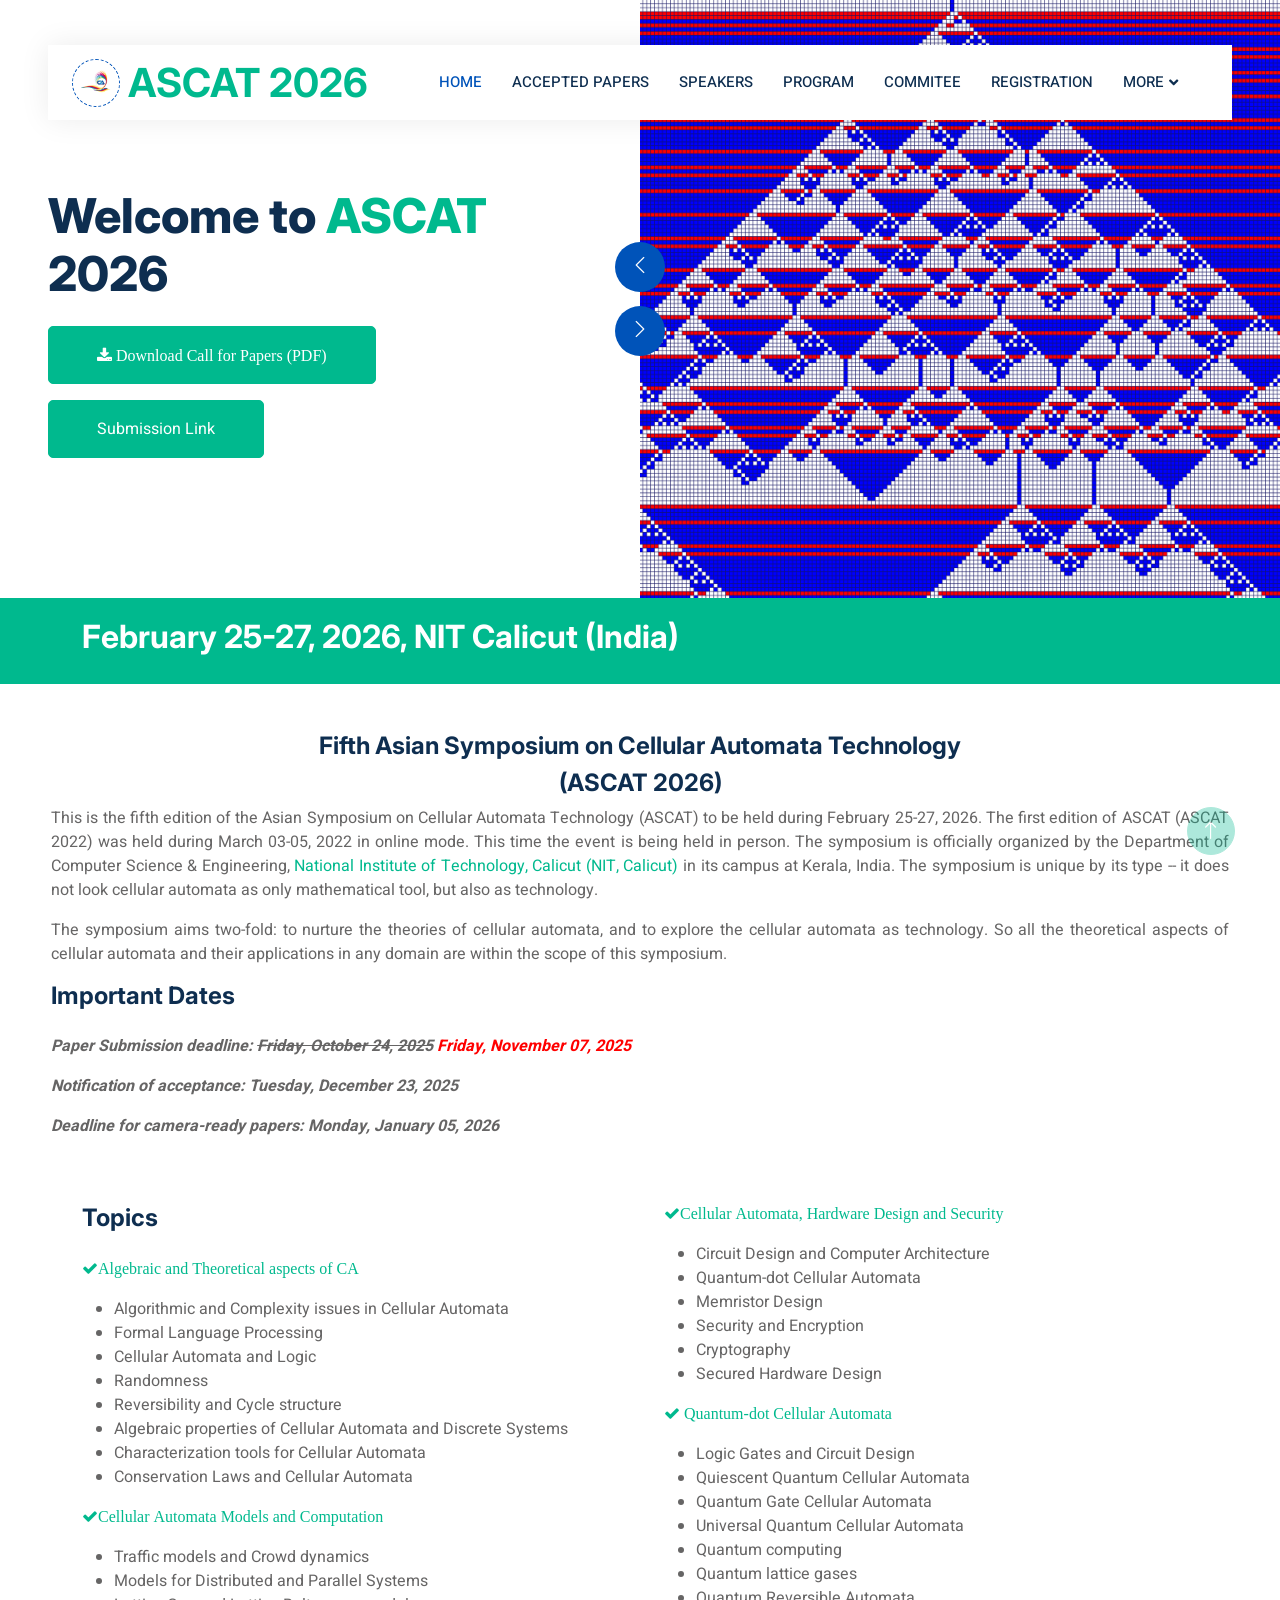
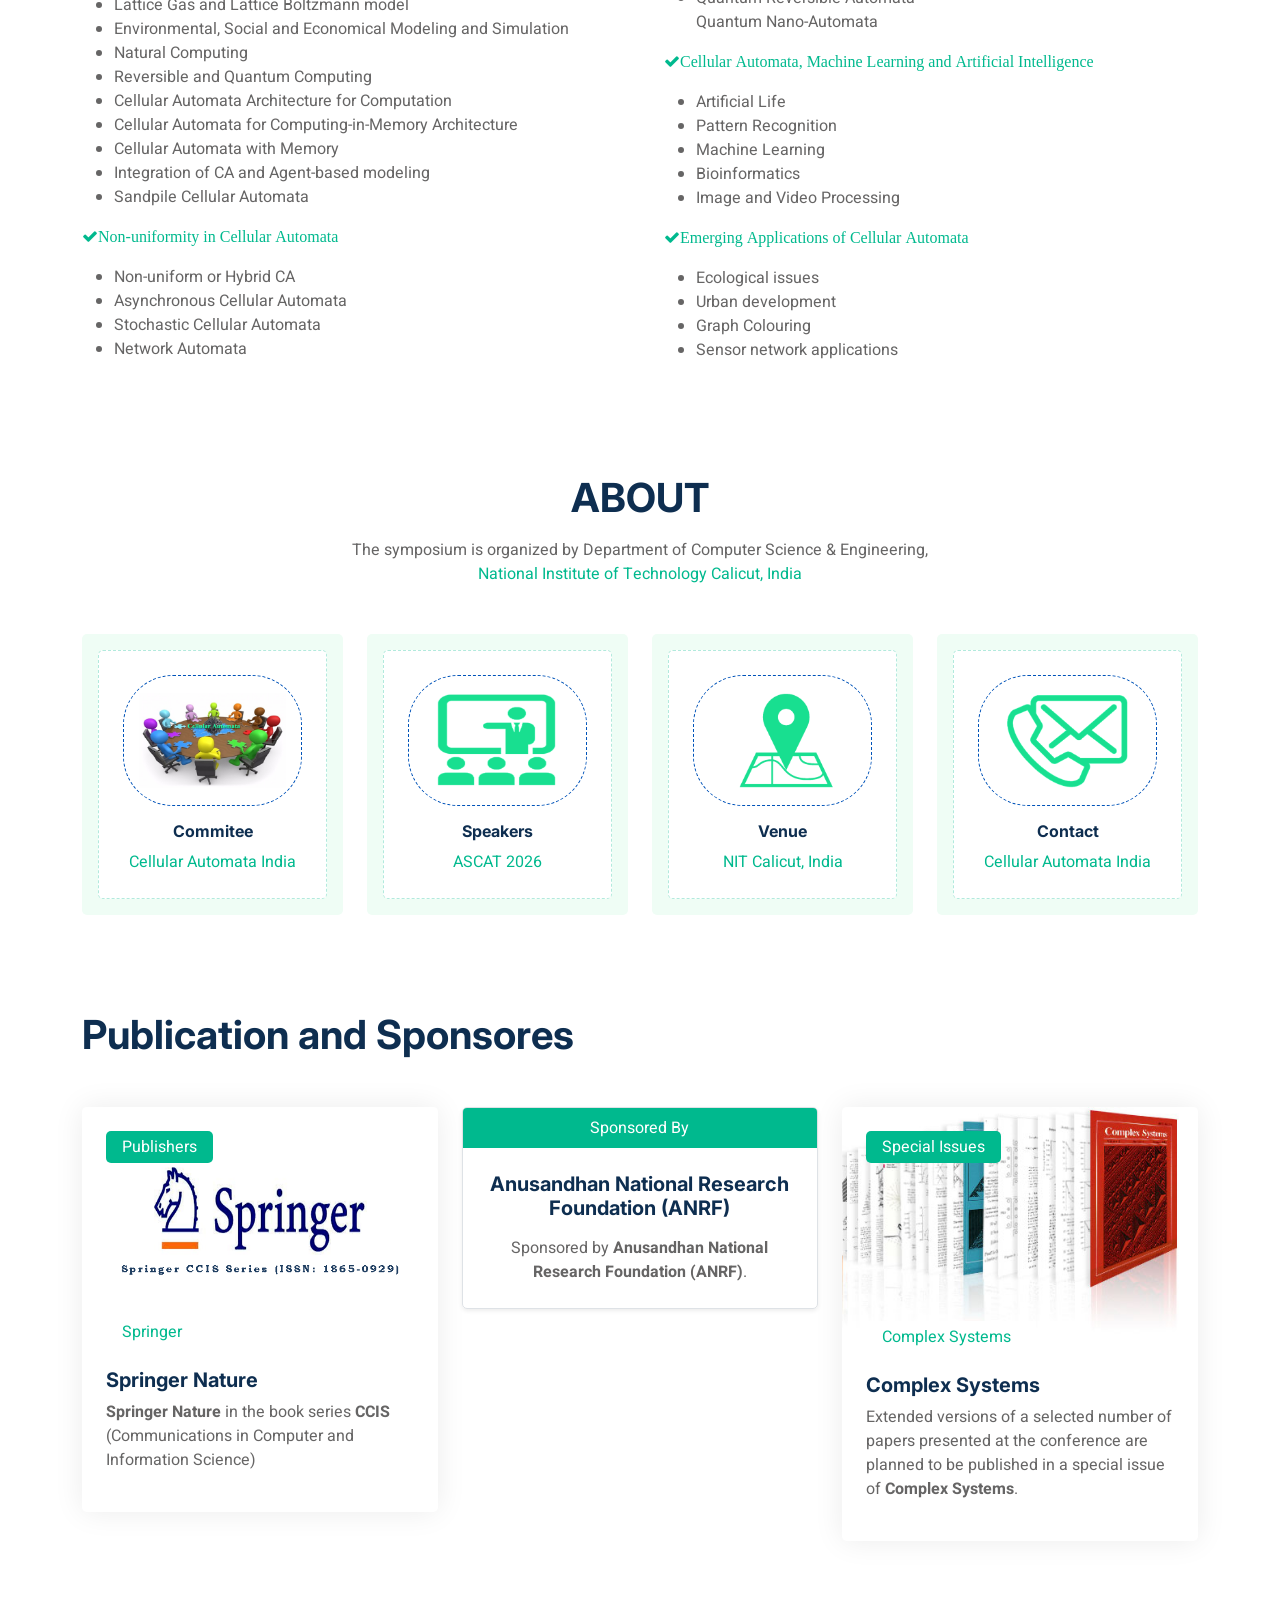
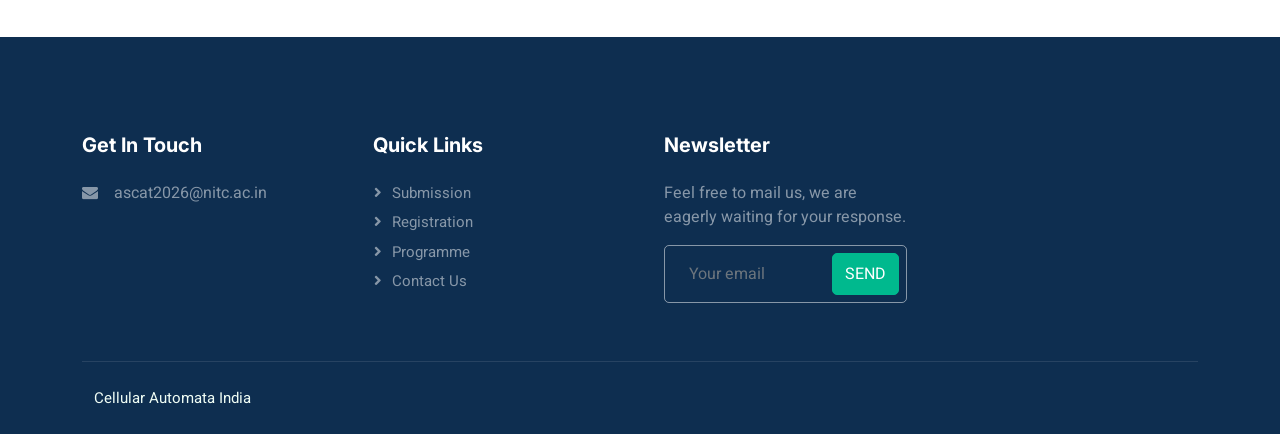
<file: 2026/index.html>
<!DOCTYPE html>
<html lang="en">

<head>
    <meta charset="utf-8">
    <title>ASCAT 2026</title>
    <meta content="width=device-width, initial-scale=1.0" name="viewport">
    <meta content="" name="keywords">
    <meta content="" name="description">

    <!-- Favicon -->
    <link href="img/favicon.ico" rel="icon">

    <!-- Google Web Fonts -->
    <link rel="preconnect" href="https://fonts.googleapis.com">
    <link rel="preconnect" href="https://fonts.gstatic.com" crossorigin>
    <link href="https://fonts.googleapis.com/css2?family=Heebo:wght@400;500;600&family=Inter:wght@700;800&display=swap" rel="stylesheet">

    <!-- Icon Font Stylesheet -->
    <link href="https://cdnjs.cloudflare.com/ajax/libs/font-awesome/5.10.0/css/all.min.css" rel="stylesheet">
    <link href="https://cdn.jsdelivr.net/npm/bootstrap-icons@1.4.1/font/bootstrap-icons.css" rel="stylesheet">
    <link rel="stylesheet" href="https://cdnjs.cloudflare.com/ajax/libs/font-awesome/4.7.0/css/font-awesome.min.css">

    <!-- Libraries Stylesheet -->
    <link href="lib/animate/animate.min.css" rel="stylesheet">
    <link href="lib/owlcarousel/assets/owl.carousel.min.css" rel="stylesheet">

    <!-- Customized Bootstrap Stylesheet -->
    <link href="css/bootstrap.min.css" rel="stylesheet">

    <!-- Template Stylesheet -->
    <link href="css/style.css" rel="stylesheet">
</head>

<body>
    <section>
        <div class="container-xxl bg-white p-0">
            <!-- Spinner Start -->
            <div id="spinner" class="show bg-white position-fixed translate-middle w-100 vh-100 top-50 start-50 d-flex align-items-center justify-content-center">
                <div class="spinner-border text-primary" style="width: 3rem; height: 3rem;" role="status">
                    <span class="sr-only">Loading...</span>
                </div>
            </div>
            <!-- Spinner End -->


            <!-- Navbar Start -->
            <div class="container-fluid nav-bar bg-transparent">
                <nav class="navbar navbar-expand-lg bg-white navbar-light py-0 px-4">
                    <a href="index.html" class="navbar-brand d-flex align-items-center text-center">
                        <div class="icon p-2 me-2">
                            <img class="img-fluid" src="img/icon-deal.png" alt="Icon" style="width: 30px; height: 30px;">
                        </div>
                        <h1 class="m-0 text-primary">ASCAT 2026</h1>
                    </a>
                    <button type="button" class="navbar-toggler" data-bs-toggle="collapse" data-bs-target="#navbarCollapse">
                        <span class="navbar-toggler-icon"></span>
                    </button>
                    <div class="collapse navbar-collapse" id="navbarCollapse">
                        <div class="navbar-nav ms-auto">
                            <a href="index.html" class="nav-item nav-link active">Home</a>                        
                            <a href="AcceptedPapers.html" class="nav-item nav-link">Accepted Papers</a>                                                    
                            <a href="speaker.html" class="nav-item nav-link">Speakers</a>
                            <!-- <a href="callforpaper.html" class="nav-item nav-link">Call for Papers</a> -->
                            <a href="Program.html" class="nav-item nav-link">Program</a>
                            <a href="comitee.html" class="nav-item nav-link">Commitee</a>                        
                            <a href="registration.html" class=" nav-item nav-link">Registration</a>
                            <!-- <a href="PhDForum.html" class="nav-item nav-link">PhD Forum</a> -->

                            <!--                         <a href="contact.html" class="nav-item nav-link">Contact</a> -->
                            <!-- <div class="nav-item dropdown">
                                <a href="#" class="nav-link dropdown-toggle" data-bs-toggle="dropdown">Submission</a>
                                    <div class="dropdown-menu rounded-0 m-0">
                                        <a href="testimonial.html" class="dropdown-item">Testimonial</a>
                                        <a href="404.html" class="dropdown-item">404 Error</a>
                                    </div>
                            </div> -->
                            <div class="nav-item dropdown">
                                <a href="#" class="nav-link dropdown-toggle" data-bs-toggle="dropdown">More</a>
                                <div class="dropdown-menu rounded-0 m-0">

                                    <a href="callforpaper.html" class="dropdown-item ">Call for Papers</a>
                                    <!-- <a href="submission.html" class="dropdown-item">Submission</a> -->                                      
                                    <!-- <a href="Program.html" class="dropdown-item">Program</a> -->
                                    <a href="submission.html" class="dropdown-item">Submission</a>                                       
                                    <!-- <a href="speaker.html" class="dropdown-item">Speakers</a> -->
                                    <a href="venue.html" class="dropdown-item ">Venue</a>
                                    <a href="contact.html" class="dropdown-item ">Contact</a>
                                </div>
                            </div>

                        </div>
                        <!-- <a href="../index.html" class="btn btn-primary px-3 d-none d-lg-flex ">Index</a> -->
                    </div>
                </nav>
            </div>
            <!-- Navbar End -->

            <div class="container-fluid header bg-white p-0 ">
                <div class="row g-0 align-items-center flex-column-reverse flex-md-row ">
                    <div class="col-md-6 p-5 mt-lg-5 ">
                        <h1 class="display-5 animated fadeIn mb-4 ">Welcome to <span class="text-primary ">ASCAT </span>2026</h1>
                        <!-- <button class="pushable1" onclick="location.href = 'callforpaper.pdf'; ">
                            <span class="front1 fa fa-download">
                                Call for Papers
                            </span>
                        </button> -->
                        <a href="callforpaper.pdf" target="_blank" class="btn btn-primary py-3 px-5 me-3 animated fadeIn fa fa-download"> Download Call for Papers (PDF)</a><br>
                        <a href="https://meteor.springer.com/ASCAT2026" target="_blank" class="btn btn-primary py-3 px-5 me-3 animated fadeIn  mt-3">Submission Link</a>
                        <!-- <p class="animated fadeIn mb-4 pb-2 ">We have completed ASCAT 2023 Successfully.<br><br> The recordings of all sessions of ASCAT 2023 are now available in the YouTube Channel of Cellular Automata India. <a href="https://www.youtube.com/playlist?list=PLqoc-cQXyfLNtdzqcSlZW7_TII9Kd_77_"
                                target="_blank">Click here</a>
                            <br> <br> Proceedings of ASCAT 2023 is now available online. <a href="https://link.springer.com/book/10.1007/978-981-99-0688-8" target="_blank">Please have a look</a>
                        </p>
                        <a href="callforpaper2.pdf" class="btn btn-primary py-3 px-5 me-3 animated fadeIn fa fa-download"> Download Call for Papers (PDF)</a>
                        <a href="../Booklet_ASCAT2023.pdf" target="_blank" class="btn btn-primary py-3 px-5 me-3 animated fadeIn fa fa-download"> Download Booklet (PDF)</a>
                        <a href="registration.html" class="btn btn-primary py-3 px-5 me-3 animated fadeIn ">Registration</a><a href="https://easychair.org/conferences/?conf=ascat2023" class="btn btn-primary py-3 px-5 me-3 animated fadeIn ">Submission</a> -->
                    </div>
                    <div class="col-md-6 animated fadeIn ">
                        <div class="owl-carousel header-carousel ">
                            <div class="owl-carousel-item ">
                                <img class="img-fluid " src="img/1.png" alt=" ">
                            </div>
                            <div class="owl-carousel-item ">
                                <img class="img-fluid " src="img/2.png" alt=" ">
                            </div>
                            <div class="owl-carousel-item ">
                                <img class="img-fluid " src="img/3.png" alt=" ">
                            </div>
                            <div class="owl-carousel-item ">
                                <img class="img-fluid " src="img/4.jpg" alt=" ">
                            </div>
                            <div class="owl-carousel-item ">
                                <img class="img-fluid " src="img/5.jpg" alt=" ">
                            </div>
                            <div class="owl-carousel-item ">
                                <img class="img-fluid " src="img/6.jpg" alt=" ">
                            </div>
                            <div class="owl-carousel-item ">
                                <img class="img-fluid " src="img/7.png" alt=" ">
                            </div>
                            <div class="owl-carousel-item ">
                                <img class="img-fluid " src="img/8.jpg" alt=" ">
                            </div>
                            <div class="owl-carousel-item ">
                                <img class="img-fluid " src="img/9.jpg" alt=" ">
                            </div>
                            <div class="owl-carousel-item ">
                                <img class="img-fluid " src="img/10.png" alt=" ">
                            </div>
                            <div class="owl-carousel-item ">
                                <img class="img-fluid " src="img/11.png" alt=" ">
                            </div>
                            <div class="owl-carousel-item ">
                                <img class="img-fluid " src="img/12.jpg" alt=" ">
                            </div>
                            <div class="owl-carousel-item ">
                                <img class="img-fluid " src="img/13.jpg" alt=" ">
                            </div>
                        </div>
                    </div>
                </div>
            </div>
            <!-- Header End -->

            <!-- Search Start -->
            <div class="container-fluid bg-primary mb-5 wow fadeIn " data-wow-delay="0.1s " style="padding: 20px; ">
                <div class="container ">
                    <h2><span style="color:white;"> February 25-27, 2026, NIT Calicut (India) </span></h2>

                </div>
            </div>
            <!-- Search End -->

            <div class="def">
                <h4 align="center">Fifth Asian Symposium on Cellular Automata Technology
                </h4>
                <h4 align="center">(ASCAT 2026)</h4>
                <!-- <p>To be updated soon...</p> -->
                <p align="justify">This is the fifth edition of the Asian Symposium on Cellular Automata Technology (ASCAT) to be held during February 25-27, 2026. The first edition of ASCAT (ASCAT 2022) was held during March 03-05, 2022 in online mode. This time the event
                    is being held in person. The symposium is officially organized by the Department of Computer Science & Engineering, <a href="https://nitc.ac.in/" target="_blank">National Institute of Technology, Calicut (NIT, Calicut)</a> in its campus at Kerala, India. The symposium is unique by its type -- it does not look cellular automata as only mathematical tool, but also as technology.
                </p>
                <p align="justify">The symposium aims two-fold: to nurture the theories of cellular automata, and to explore the cellular automata as technology. So all the theoretical aspects of cellular automata and their applications in any domain are within the scope of this symposium. </p>
                <!-- <p align="justify">In recent past, during the pandemic period, some of the Indian researchers have come forward in creating a virtual research group, Cellular Automata India, where most of the cellular automata researchers and scientists from India as well
                    as many renowned scientists from around the globe, have joined. Two webinar series were already organized from this platform where eminent scientists delivered invited talks and shared their research with the audience. A lecture series
                    in memory of John Horton Conway was also organised during April, 2021, and later an edited book (The Mathematical Artist: A Tribute to John Horton Conway) was published including the lectures and some invited articles. The recording
                    of the events are available at Cellular Automata India YouTube channel. The ASCAT can be considered as an annual event of this virtual group.
                </p>  -->
                <h4 class="mb-4 ">Important Dates</h4>
                        <p> <strong><i>Paper Submission deadline: <s>Friday, October 24, 2025</s> <font style="color:red"> Friday, November 07, 2025</font></i></strong></p>
                         <p><strong><i>Notification of acceptance: Tuesday, December 23, 2025 </i></strong></p>
                          <p><strong><i>Deadline for camera-ready papers: Monday, January 05, 2026</i></strong></p>
            </div>





         <!-- About Start -->
        <div class="container-xxl py-5 ">
            <div class="container ">
                <div class="row g-5 align-items-center ">                   
	
                    <div class="col-lg-6 wow fadeIn " data-wow-delay="0.1s ">
                        
                    <h4 class="mb-4 ">Topics</h4>
                        
                        <p><i class="fa fa-check text-primary me-3 ">Algebraic and Theoretical aspects of CA</i></p>
                        <ul>
                            <li>Algorithmic and Complexity issues in Cellular Automata</li>
                            <li>Formal Language Processing</li>
                            <li>Cellular Automata and Logic</li>
                            <li>Randomness</li>
                            <li>Reversibility and Cycle structure</li>
                            <li>Algebraic properties of Cellular Automata and Discrete Systems</li>
                            <li>Characterization tools for Cellular Automata</li>
                            <li>Conservation Laws and Cellular Automata</li>
                        </ul>
                        <p><i class="fa fa-check text-primary me-3 ">Cellular Automata Models and Computation</i></p>
                        <ul>
                            <li>Traffic models and Crowd dynamics</li>
                            <li>Models for Distributed and Parallel Systems</li>
                            <li> Lattice Gas and Lattice Boltzmann model</li>
                            <li>Environmental, Social and Economical Modeling and Simulation </li>
                            <li>Natural Computing</li>
                            <li>Reversible and Quantum Computing </li>
                            <li>Cellular Automata Architecture for Computation </li>
                            <li>Cellular Automata for Computing-in-Memory Architecture</li>
                            <li>Cellular Automata with Memory</li>
                            <li>Integration of CA and Agent-based modeling</li>
                            <li>Sandpile Cellular Automata</li>
                        </ul>
                        <p><i class="fa fa-check text-primary me-3 ">Non-uniformity in Cellular Automata</i></p>
                        <ul>
                            <li>Non-uniform or Hybrid CA </li>
                            <li>Asynchronous Cellular Automata </li>
                            <li>Stochastic Cellular Automata</li>
                            <li>Network Automata </li>
                        </ul>
	
                        <!-- <div class="about-img position-relative overflow-hidden p-5 pe-0 ">
                            <img class="img-fluid w-100 " src="img/about.png ">
                        </div> -->
                    </div>
                    <div class="col-lg-6 wow fadeIn " data-wow-delay="0.5s ">
                        <!-- <h1 class="mb-4 ">Topics</h1> -->
                        <!--                         <p class="mb-4 ">The scope of the conference includes all the topics related to theory and applications of cellular automata. In particular, the topics of interest include (but is not limited to) the following:</p> -->
                        

                        
                        <p><i class="fa fa-check text-primary me-3 ">Cellular Automata, Hardware Design and Security</i></p>
                        <ul>
                            <li>Circuit Design and Computer Architecture </li>
                            <li>Quantum-dot Cellular Automata </li>
                            <li>Memristor Design </li>
                            <li>Security and Encryption </li>
                            <li>Cryptography </li>
                            <li>Secured Hardware Design </li>
                        </ul>
                        <p><i class="fa fa-check text-primary me-3 "> Quantum-dot Cellular Automata</i></p>
                        <ul>
                            <li>Logic Gates and Circuit Design</li>
                            <li>Quiescent Quantum Cellular Automata
                            </li>
                            <li>Quantum Gate Cellular Automata
                            </li>
                            <li>Universal Quantum Cellular Automata
                            </li>
                            <li>Quantum computing
                            </li>
                            <li>Quantum lattice gases
                            </li>
                            <li>Quantum Reversible Automata
                            </li>
                            </li>Quantum Nano-Automata
                            </li>
                        </ul>
                        <p><i class="fa fa-check text-primary me-3 ">Cellular Automata, Machine Learning and Artificial Intelligence</i> </p>
                        <ul>
                            <li>Artificial Life </li>
                            <li>Pattern Recognition </li>
                            <li>Machine Learning </li>
                            <li>Bioinformatics </li>
                            <li>Image and Video Processing </li>
                        </ul>
                        <p><i class="fa fa-check text-primary me-3 ">Emerging Applications of Cellular Automata</i> </p>
                        <ul>
                            <li>Ecological issues</li>
                            <li>Urban development</li>
                            <li>Graph Colouring</li>
                            <li>Sensor network applications</li>
                        </ul>
                        <!-- <a class="btn btn-primary py-3 px-5 mt-3 " href="callforpaper.html ">Read More</a> -->
                    </div>
                </div>
            </div>
        </div>
        <!-- About End -->


            <!-- Category Start -->
            <div class="container-xxl py-5 ">
                <div class="container ">
                    <div class="text-center mx-auto mb-5 wow fadeInUp " data-wow-delay="0.1s " style="max-width: 600px; ">
                        <h1 class="mb-3 ">ABOUT</h1>
                        <p>The symposium is organized by Department of Computer Science & Engineering, 
                            <a href="https://www.iiests.ac.in/" target="_blank">National Institute of Technology Calicut, India</a></p>
                    </div>
                    <div class="row g-4 ">
                        <div class="col-lg-3 col-sm-6 wow fadeInUp " data-wow-delay="0.1s ">
                            <a class="cat-item d-block bg-light text-center rounded p-3 " href="comitee.html">
                                <div class="rounded p-4 ">
                                    <div class="icon mb-3 ">
                                        <img class="img-fluid " src="img/commitee.png " alt="Icon ">
                                    </div>
                                    <h6>Commitee</h6>
                                    <span>Cellular Automata India</span>
                                </div>
                            </a>
                        </div>
                        <div class="col-lg-3 col-sm-6 wow fadeInUp " data-wow-delay="0.3s ">
                            <a class="cat-item d-block bg-light text-center rounded p-3 " href="speaker.html">
                                <div class="rounded p-4 ">
                                    <div class="icon mb-3 ">
                                        <img class="img-fluid " src="img/speaker.png " alt="Icon ">
                                    </div>
                                    <h6>Speakers</h6>
                                    <span>ASCAT 2026</span>
                                </div>
                            </a>
                        </div>
                        <div class="col-lg-3 col-sm-6 wow fadeInUp " data-wow-delay="0.5s ">
                            <a class="cat-item d-block bg-light text-center rounded p-3 " href="venue.html">
                                <div class="rounded p-4 ">
                                    <div class="icon mb-3 ">
                                        <img class="img-fluid " src="img/venue.png " alt="Icon ">
                                    </div>
                                    <h6>Venue</h6>
                                    <span>NIT Calicut, India</span>
                                </div>
                            </a>
                        </div>
                        <div class="col-lg-3 col-sm-6 wow fadeInUp " data-wow-delay="0.7s ">
                            <a class="cat-item d-block bg-light text-center rounded p-3 " href="contact.html">
                                <div class="rounded p-4 ">
                                    <div class="icon mb-3 ">
                                        <img class="img-fluid " src="img/contact.png " alt="Icon ">
                                    </div>
                                    <h6>Contact</h6>
                                    <span>Cellular Automata India</span>
                                </div>
                            </a>
                        </div>

                    </div>
                </div>
            </div>
            <!-- Category End -->

            <!-- Property List Start -->
            <!-- <div class="container-xxl py-5 ">
                <div class="container ">
                    <div class="row g-0 gx-5 align-items-end ">
                        <div class="col-lg-6 ">
                            <div class="text-start mx-auto mb-5 wow slideInLeft " data-wow-delay="0.1s ">
                                <h1 class="mb-3 ">Programme Schedule</h1>
                                <p>All times are in Indian Standard Time (IST)</p>
                            </div>
                        </div>

                    </div>
                    <div class="tab-content ">
                        <div id="tab-1 " class="tab-pane fade show p-0 active ">
                            <div class="row g-4 ">
                                <div class="col-lg-4 col-md-6 wow fadeInUp " data-wow-delay="0.1s ">
                                    <div class="property-item rounded overflow-hidden ">
                                        <div class="position-relative overflow-hidden ">
                                            <a href=" "><img class="img-fluid " src="img/program.png" alt=" "></a>
                                            <div class="bg-primary rounded text-white position-absolute start-0 top-0 m-4 py-1 px-3 ">Title</div>
                                            <div class="bg-white rounded-top text-primary position-absolute start-0 bottom-0 mx-4 pt-1 px-3 ">Day-1</div>
                                        </div>
                                        <div class="p-4 pb-0 ">
                                            <h5 class="text-primary mb-3 ">Speaker name</h5>
                                            <a class="d-block h5 mb-2 " href=" ">Topic list</a>
                                            <p><i class="fa fa-map-marker-alt text-primary me-2 "></i>IIEST, shibpur, India</p>
                                        </div>
                                        <div class="d-flex border-top ">
                                            <small class="flex-fill text-center border-end py-2 "><i class="fa fa-ruler-combined text-primary me-2 "></i>9:00-16:30</small>
                                            <small class="flex-fill text-center border-end py-2 "><i class="fa fa-bed text-primary me-2 "></i>2 break</small>
                                            <small class="flex-fill text-center py-2 "><i class="fa fa-ruler-combined text-primary me-2 "></i>6 talks</small>
                                        </div>
                                    </div>
                                </div>
                                <div class="col-lg-4 col-md-6 wow fadeInUp " data-wow-delay="0.3s ">
                                    <div class="property-item rounded overflow-hidden ">
                                        <div class="position-relative overflow-hidden ">
                                            <a href=" "><img class="img-fluid " src="img/program.png" alt=" "></a>
                                            <div class="bg-primary rounded text-white position-absolute start-0 top-0 m-4 py-1 px-3 ">Title</div>
                                            <div class="bg-white rounded-top text-primary position-absolute start-0 bottom-0 mx-4 pt-1 px-3 ">Day-2</div>
                                        </div>
                                        <div class="p-4 pb-0 ">
                                            <h5 class="text-primary mb-3 ">Speaker name</h5>
                                            <a class="d-block h5 mb-2 " href=" ">Topic list</a>
                                            <p><i class="fa fa-map-marker-alt text-primary me-2 "></i>IIEST, shibpur, India</p>
                                        </div>
                                        <div class="d-flex border-top ">
                                            <small class="flex-fill text-center border-end py-2 "><i class="fa fa-ruler-combined text-primary me-2 "></i>9:00-16:30</small>
                                            <small class="flex-fill text-center border-end py-2 "><i class="fa fa-bed text-primary me-2 "></i>2 break</small>
                                            <small class="flex-fill text-center py-2 "><i class="fa fa-ruler-combined text-primary me-2 "></i>6 talks</small>
                                        </div>
                                    </div>
                                </div>
                                <div class="col-lg-4 col-md-6 wow fadeInUp " data-wow-delay="0.5s ">
                                    <div class="property-item rounded overflow-hidden ">
                                        <div class="position-relative overflow-hidden ">
                                            <a href=" "><img class="img-fluid " src="img/program.png" alt=" "></a>
                                            <div class="bg-primary rounded text-white position-absolute start-0 top-0 m-4 py-1 px-3 ">Title</div>
                                            <div class="bg-white rounded-top text-primary position-absolute start-0 bottom-0 mx-4 pt-1 px-3 ">Day-3</div>
                                        </div>
                                        <div class="p-4 pb-0 ">
                                            <h5 class="text-primary mb-3 ">Speaker name</h5>
                                            <a class="d-block h5 mb-2 " href=" ">Topic list</a>
                                            <p><i class="fa fa-map-marker-alt text-primary me-2 "></i>IIEST, shibpur, India</p>
                                        </div>
                                        <div class="d-flex border-top ">
                                            <small class="flex-fill text-center border-end py-2 "><i class="fa fa-ruler-combined text-primary me-2 "></i>9:00-16:30</small>
                                            <small class="flex-fill text-center border-end py-2 "><i class="fa fa-bed text-primary me-2 "></i>2 break</small>
                                            <small class="flex-fill text-center py-2 "><i class="fa fa-ruler-combined text-primary me-2 "></i>6 talks</small>
                                        </div>
                                    </div>
                                </div>
                                
                                <div class="col-12 text-center wow fadeInUp " data-wow-delay="0.1s ">
                                    <a class="btn btn-primary py-3 px-5 " href="program.html">Program details</a>
                                </div>
                            </div>
                        </div>
                       
                    </div>
                </div>
            </div> -->
            <!-- Property List End -->

            <!-- Team Start -->
            
            <!-- Team End -->

            <!-- PhD Forum -->
           
            <!-- PhD Forum -->


            <!-- Call to Action Start -->
            <!-- <div class="container-xxl py-5 ">
                <div class="container ">
                    <div class="bg-light rounded p-3 ">
                        <div class="bg-white rounded p-4 " style="border: 1px dashed rgba(0, 185, 142, .3) ">
                            <div class="row g-5 align-items-center ">
                                <div class="col-lg-6 wow fadeIn " data-wow-delay="0.1s ">
                                    <img class="img-fluid rounded w-100 " src="img/call-to-action.jpg " alt=" ">
                                </div>
                                <div class="col-lg-6 wow fadeIn " data-wow-delay="0.5s ">
                                    <div class="mb-4 ">
                                        <h1 class="mb-3 ">Contact for Certificate</h1>
                                        <p>will be updated soon...</p>
                                    </div>
                                    <a href=" " class="btn btn-primary py-3 px-4 me-2 "><i class="fa fa-phone-alt me-2 "></i>Make A Call</a>
                                    <a href=" " class="btn btn-dark py-3 px-4 "><i class="fa fa-calendar-alt me-2 "></i>Request</a>
                                </div>
                            </div>
                        </div>
                    </div>
                </div>
            </div> -->
            <!-- Call to Action End -->




            <!-----Issues-->

            <div class="container-xxl py-5 ">
                <div class="container ">
                    <div class="row g-0 gx-5 align-items-end ">
                        <div class="col-lg-6 ">
                            <div class="text-start mx-auto mb-5 wow slideInLeft " data-wow-delay="0.1s ">
                                <h1 class="mb-3 ">Publication and Sponsores</h1>
                                
                                <!-- <p>to be updated soon</p> -->
                            </div>
                        </div>

                    </div>
                    <div class="tab-content ">
                        <div id="tab-1 " class="tab-pane fade show p-0 active ">
                            <div class="row g-4 ">
                                <div class="col-lg-4 col-md-6 wow fadeInUp " data-wow-delay="0.1s ">
                                    <div class="property-item rounded overflow-hidden ">
                                        <div class="position-relative overflow-hidden ">
                                            <a style="pointer-events: none" href="#0"><img class="img-fluid " src="img/springer2.png" alt=" "></a>
                                            <div class="bg-primary rounded text-white position-absolute start-0 top-0 m-4 py-1 px-3 ">Publishers</div>
                                            <div class="bg-white rounded-top text-primary position-absolute start-0 bottom-0 mx-4 pt-1 px-3 ">Springer</div>
                                        </div>
                                        <div class="p-4 pb-0 ">
                                            <a class="d-block h5 mb-2 " href="https://www.springer.com/series/11156" target="_blank">Springer Nature</a>
                                            <p><b>Springer Nature</b> in the book series <b>CCIS</b> (Communications in Computer and Information Science)
                                            </p>
                                            <br>
                                          </div>
                                    </div>
                                </div>

								<div class="col-lg-4 col-md-6 wow fadeInUp" data-wow-delay="0.3s">
                                    <div class="property-item rounded overflow-hidden shadow-sm border">

                                        <!-- Header -->
                                        <div class="bg-primary text-white text-center py-2 fw-semibold">
                                            Sponsored By
                                        </div>

                                        <!-- Sponsor name strip -->
                                        <!-- <div class="bg-light text-primary text-center py-2 fw-bold border-bottom">
                                            ANRF
                                        </div> -->

                                        <!-- Content -->
                                        <div class="p-4">
                                            <div class="ps-link text-center">
                                                <a class="d-block h5 mb-3" href="https://anrfonline.in/ANRF/HomePage" target="_blank">
                                                    Anusandhan National Research Foundation (ANRF)
                                                </a>
                                            </div>

                                            <p class="text-center mb-0">
                                                Sponsored by <b>Anusandhan National Research Foundation (ANRF)</b>.
                                            </p>
                                        </div>

                                    </div>
                                </div>
                                <!-- <div class="col-lg-4 col-md-6 wow fadeInUp " data-wow-delay="0.3s ">
                                    <div class="property-item rounded overflow-hidden ">
                                        <div class="position-relative overflow-hidden ">
                                            <a style="pointer-events: none" href="#0"><img class="img-fluid " src="img/sponsored.png" alt=" "></a>
                                            <div class="bg-primary rounded text-white position-absolute start-0 top-0 m-4 py-1 px-3 ">Sponsored By </div>
                                            <div class="bg-white rounded-top text-primary position-absolute start-0 bottom-0 mx-4 pt-1 px-3 ">SPARC and SERB</div>
                                        </div>
                                        <div class="p-4 pb-0 ">
                                            <div class="ps-link">
                                                <a class="d-block h5 mb-2 " href="https://sparc.iitkgp.ac.in/" target="_blank">SPARC &nbsp;  
                                                    <a class="d-block h5 mb-2 " style="pointer-events: none" href="#0" > and &nbsp; 
                                                        <a class="d-block h5 mb-2 "  href="https://www.serbonline.in/SERB/HomePage" target="_blank"> 
                                                        SERB</a>
                                               </div>
                                            <br>
                                            <div style="clear:both;">
                                                <p>Sponsored by <b>Scheme for Promotion of Academic and Research Collaboration (SPARC) </b> and <b>Science and Engineering Research Board (SERB)</b> </p>
                                            </div>
                                        </div>
                                    </div>
                                </div> -->
                                <div class="col-lg-4 col-md-6 wow fadeInUp " data-wow-delay="0.5s ">
                                    <div class="property-item rounded overflow-hidden ">
                                        <div class="position-relative overflow-hidden ">
                                            <a style="pointer-events: none" href="#0"><img class="img-fluid " src="img/issue1.jpg" alt=" "></a>
                                            <div class="bg-primary rounded text-white position-absolute start-0 top-0 m-4 py-1 px-3 ">Special Issues</div>
                                            <div class="bg-white rounded-top text-primary position-absolute start-0 bottom-0 mx-4 pt-1 px-3 ">Complex Systems</div>
                                        </div>
                                        <div class="p-4 pb-0 ">
                                             <div class="ps-link">
                                                <a class="d-block h5 mb-2 " href="https://www.oldcitypublishing.com/journals/jca-home/" target="_blank"><a class="d-block h5 mb-2 "  href="https://www.complex-systems.com/" target="_blank"> 
                                                        Complex Systems</a>
                                             </div>
                                            <br>
                                            <div style="clear:both;">
                                                <p> Extended versions of a selected number of papers presented at the conference are planned to be published in a special issue of <b>
                                                Complex Systems</b>.</p>
                                            </div>
                                            <br>
                                        </div>
                                    </div>
                                </div>

                            </div>
                        </div>
                    </div>
                </div>
            </div>

            <!-----Issues-->





            <!-- Testimonial Start -->
            <!-- <div class="container-xxl py-5 ">
                <div class="container ">
                    <div class="text-center mx-auto mb-5 wow fadeInUp " data-wow-delay="0.1s " style="max-width: 600px; ">
                        <h1 class="mb-3 ">Validectory of ASCAT 2022</h1>
                        <p>Updated soon...</p>
                    </div>
                    <div class="owl-carousel testimonial-carousel wow fadeInUp " data-wow-delay="0.1s ">
                        <div class="testimonial-item bg-light rounded p-3 ">
                            <div class="bg-white border rounded p-4 ">
                                <p>will be updated soon...</p>
                                <div class="d-flex align-items-center ">
                                    <img class="img-fluid flex-shrink-0 rounded " src="img/testimonial-1.jpg " style="width: 45px; height: 45px; ">
                                    <div class="ps-3 ">
                                        <h6 class="fw-bold mb-1 ">Sukanta Das</h6>
                                        <small>Professor</small>
                                    </div>
                                </div>
                            </div>
                        </div>
                        <div class="testimonial-item bg-light rounded p-3 ">
                            <div class="bg-white border rounded p-4 ">
                                <p>will be updated soon...</p>
                                <div class="d-flex align-items-center ">
                                    <img class="img-fluid flex-shrink-0 rounded " src="img/testimonial-2.png " style="width: 45px; height: 45px; ">
                                    <div class="ps-3 ">
                                        <h6 class="fw-bold mb-1 ">Kamalika Bhattacharjee</h6>
                                        <small>Professor</small>
                                    </div>
                                </div>
                            </div>
                        </div>
                        <div class="testimonial-item bg-light rounded p-3 ">
                            <div class="bg-white border rounded p-4 ">
                                <p>will be updated soon...</p>
                                <div class="d-flex align-items-center ">
                                    <img class="img-fluid flex-shrink-0 rounded " src="img/testimonial-3.jpg " style="width: 45px; height: 45px; ">
                                    <div class="ps-3 ">
                                        <h6 class="fw-bold mb-1 ">Nazim Fates</h6>
                                        <small>Professor</small>
                                    </div>
                                </div>
                            </div>
                        </div>
                        <div class="testimonial-item bg-light rounded p-3 ">
                            <div class="bg-white border rounded p-4 ">
                                <p>will be updated soon...</p>
                                <div class="d-flex align-items-center ">
                                    <img class="img-fluid flex-shrink-0 rounded " src="img/testimonial-4.jpg " style="width: 45px; height: 45px; ">
                                    <div class="ps-3 ">
                                        <h6 class="fw-bold mb-1 ">HECTOR ZENIL</h6>
                                        <small>Professor</small>
                                    </div>
                                </div>
                            </div>
                        </div>
                    </div>
                </div>
            </div> -->
            <!-- Testimonial End -->


            <!-- Footer Start -->
            <div id="footer" class="container-fluid bg-dark text-white-50 footer pt-5 mt-5 wow fadeIn " data-wow-delay="0.1s ">
                <div class="container py-5 ">
                    <div class="row g-5 ">
                        <div class="col-lg-3 col-md-6 ">
                            <h5 class="text-white mb-4 ">Get In Touch</h5>
                            <!-- <p class="mb-2 "><i class="fa fa-map-marker-alt me-3 "></i>Indian Institute of Engineering Science and Technology, Shibpur, India</p> -->
                            <!-- <p class="mb-2 "><i class="fa fa-phone-alt me-3 "></i>+0123456789</p> -->
                            <p class="mb-2 "><i class="fa fa-envelope me-3 "></i>ascat2026@nitc.ac.in</p>
                            <!-- <div class="d-flex pt-2 ">
                                <a class="btn btn-outline-light btn-social " href=" "><i class="fab fa-twitter "></i></a>
                                <a class="btn btn-outline-light btn-social " href=" "><i class="fab fa-facebook-f "></i></a>
                                <a class="btn btn-outline-light btn-social " href=" "><i class="fab fa-youtube "></i></a>
                                <a class="btn btn-outline-light btn-social " href=" "><i class="fab fa-linkedin-in "></i></a>
                            </div> -->
                        </div>
                        <div class="col-lg-3 col-md-6 ">
                            <h5 class="text-white mb-4 ">Quick Links</h5>
                            <a class="btn btn-link text-white-50 " href="submission.html">Submission</a>
                            <a class="btn btn-link text-white-50 " href="registration.html">Registration</a>
                            <a class="btn btn-link text-white-50 " href="Program.html">Programme</a>
                            <a class="btn btn-link text-white-50 " href="contact.html">Contact Us</a>
                            <!-- <a class="btn btn-link text-white-50 " href="../index.html">Timer</a> -->
                        </div>
                        <!-- <div class="col-lg-3 col-md-6 ">
                            <h5 class="text-white mb-4 ">Photo Gallery</h5>
                            <div class="row g-2 pt-2 ">
                                <div class="col-4 ">
                                    <img class="img-fluid rounded bg-light p-1 " src="img/property-1.jpg " alt=" ">
                                </div>
                                <div class="col-4 ">
                                    <img class="img-fluid rounded bg-light p-1 " src="img/property-2.jpg " alt=" ">
                                </div>
                                <div class="col-4 ">
                                    <img class="img-fluid rounded bg-light p-1 " src="img/property-3.jpg " alt=" ">
                                </div>
                                <div class="col-4 ">
                                    <img class="img-fluid rounded bg-light p-1 " src="img/property-4.png " alt=" ">
                                </div>
                                <div class="col-4 ">
                                    <img class="img-fluid rounded bg-light p-1 " src="img/property-5.jpg " alt=" ">
                                </div>
                                <div class="col-4 ">
                                    <img class="img-fluid rounded bg-light p-1 " src="img/property-6.jpg " alt=" ">
                                </div>
                            </div>
                        </div> -->
                        <div class="col-lg-3 col-md-6 ">
                            <h5 class="text-white mb-4 ">Newsletter</h5>
                            <p>Feel free to mail us, we are eagerly waiting for your response.</p>
                            <form class="position-relative mx-auto " style="max-width: 400px; " method="post" role="form" action="mailto:cellularautomataindia@gmail.com" enctype="text/plain">
                                <input class="form-control bg-transparent w-100 py-3 ps-4 pe-5 " id="email" name="email" type="text " placeholder="Your email" required autofocus>
                                <button type="button " class="btn btn-primary py-2 position-absolute top-0 end-0 mt-2 me-2 ">Send</button>
                            </form>
                        </div>
                    </div>
                </div>
                <div class="container ">
                    <div class="copyright ">
                        <div class="row ">
                            <div class="col-md-6 text-center text-md-start mb-3 mb-md-0 ">
                                <!-- &copy; <a class="border-bottom " href="https://www.cellularautomata.in">Cellular Automata India</a>  -->
                                &nbsp;&nbsp;&nbsp;<a href="https://www.cellularautomata.in ">Cellular Automata India</a>
                            </div>
                            <!-- <div class="col-md-6 text-center text-md-end ">
                                <div class="footer-menu ">
                                    <a href="#">Home</a>
                                    <a href="#footer">Help</a>
                                    <a href="#footer">FQAs</a>
                                </div>
                            </div> -->
                        </div>
                    </div>
                </div>
            </div>
            <!-- Footer End -->


            <!-- Back to Top -->
            <a href="# " class="btn btn-lg btn-primary btn-lg-square back-to-top "><i class="bi bi-arrow-up "></i></a>
        </div>
    </section>

    <!-- JavaScript Libraries -->
    <script src="https://code.jquery.com/jquery-3.4.1.min.js "></script>
    <script src="https://cdn.jsdelivr.net/npm/bootstrap@5.0.0/dist/js/bootstrap.bundle.min.js "></script>
    <script src="lib/wow/wow.min.js "></script>
    <script src="lib/easing/easing.min.js "></script>
    <script src="lib/waypoints/waypoints.min.js "></script>
    <script src="lib/owlcarousel/owl.carousel.min.js "></script>

    <!-- Template Javascript -->
    <script src="js/main.js "></script>
</body>

</html>
</file>
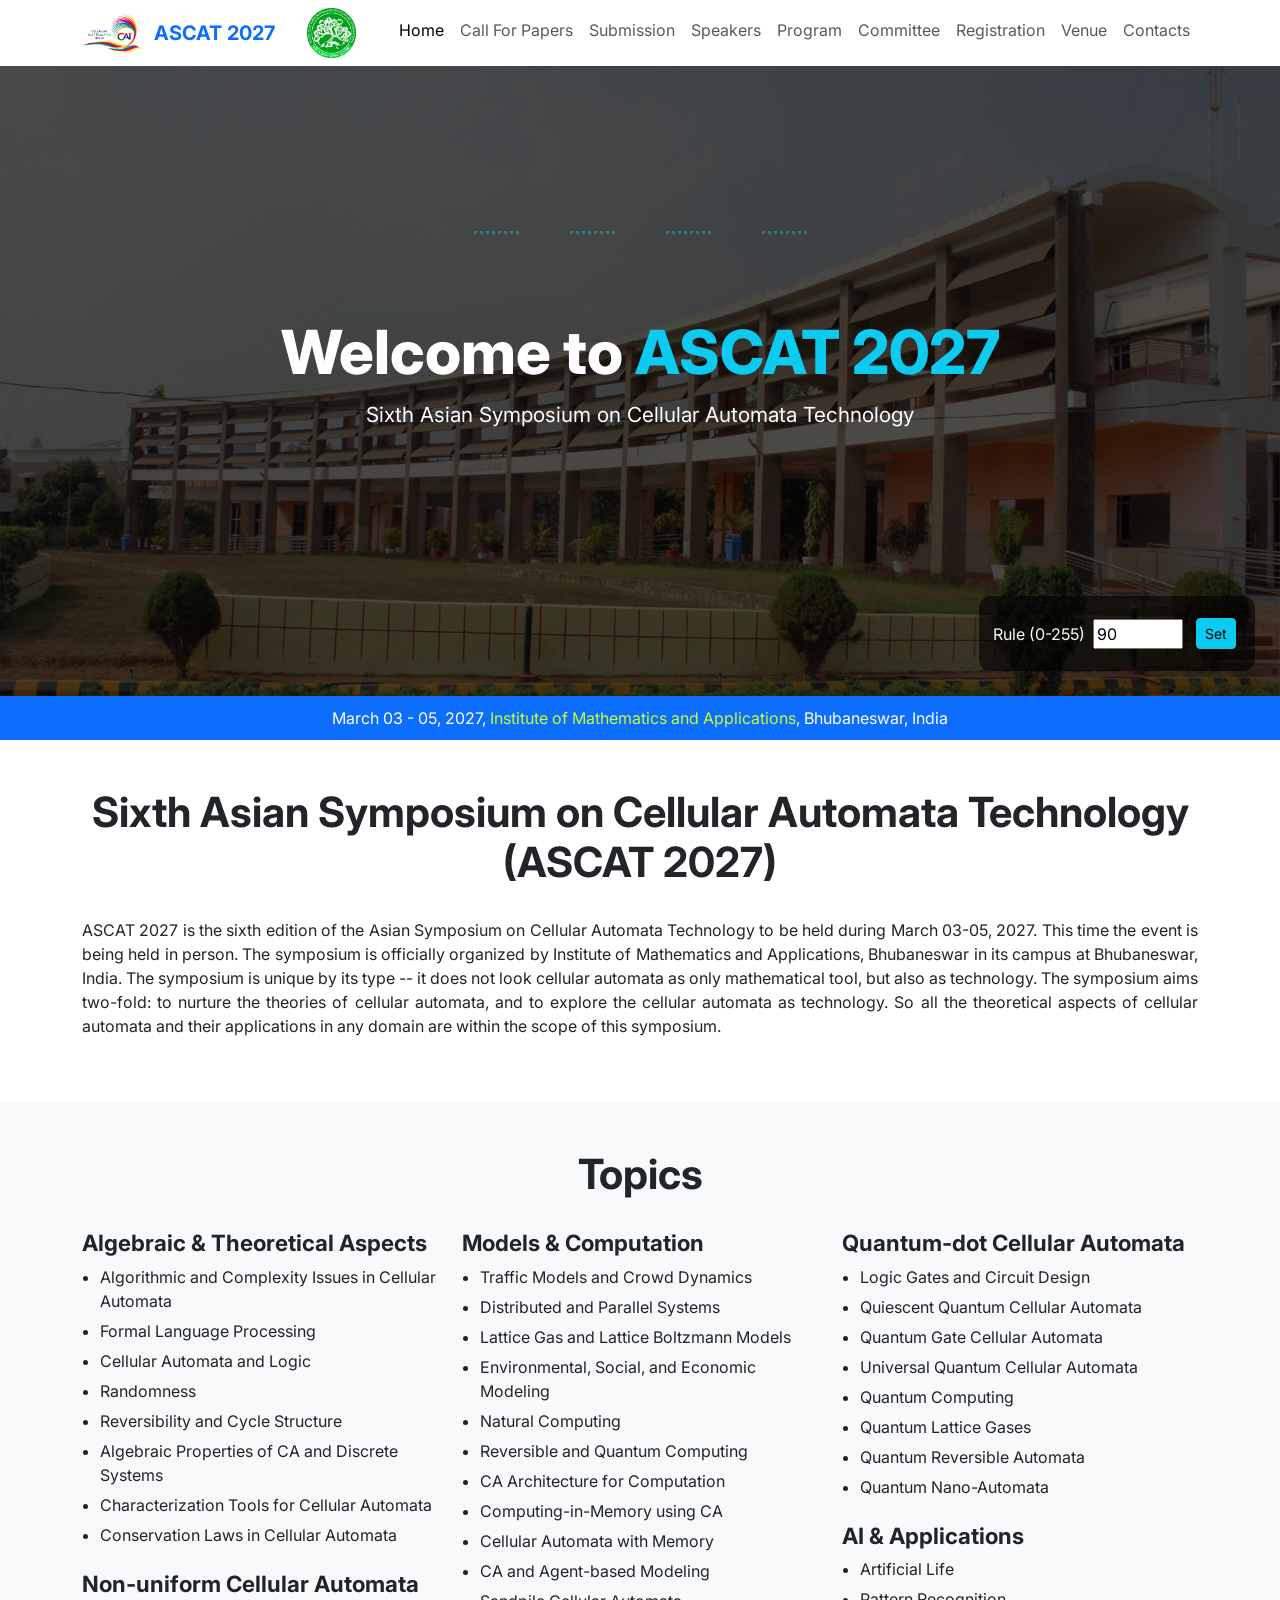
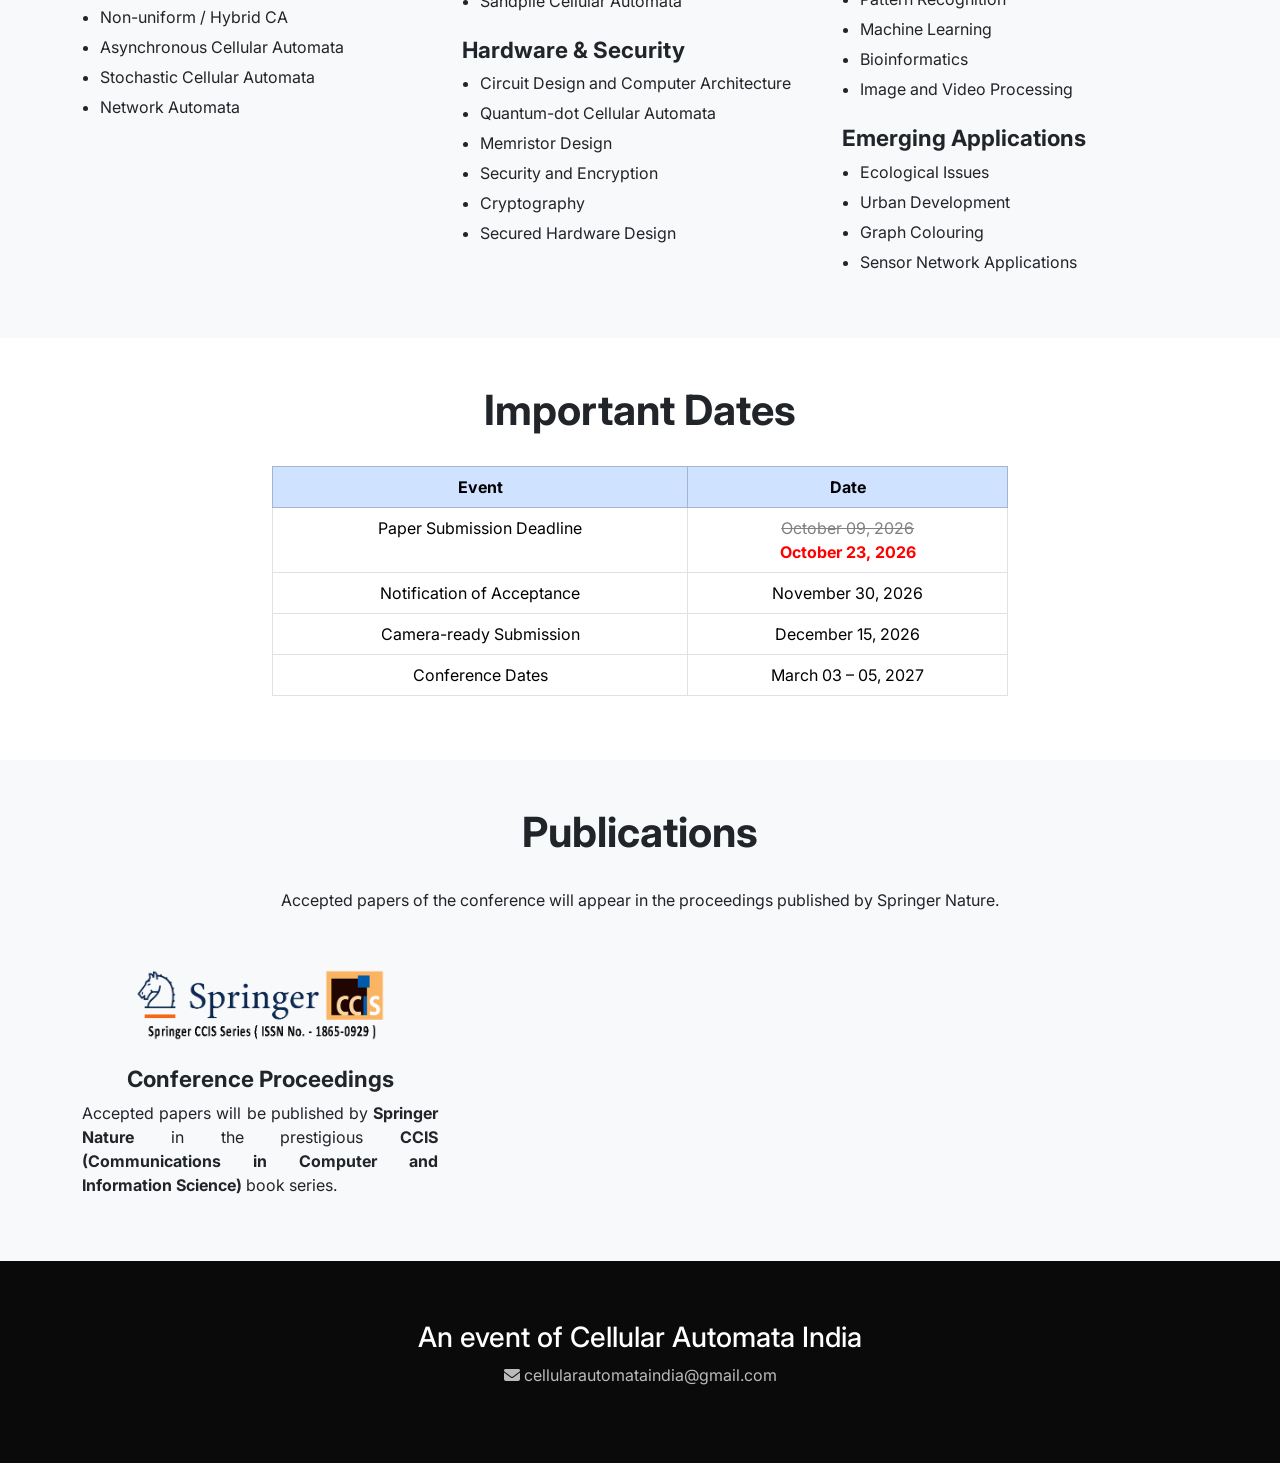
<file: 2027/index.html>
<!DOCTYPE html>
<html lang="en">

<head>
<meta charset="utf-8">
<link rel="icon" href="img/icon-deal.png" type="image/png">
<title>ASCAT 2027</title>
<meta name="viewport" content="width=device-width, initial-scale=1">

<link href="https://fonts.googleapis.com/css2?family=Inter:wght@400;600;800&display=swap" rel="stylesheet">
<link rel="stylesheet" href="https://cdnjs.cloudflare.com/ajax/libs/font-awesome/6.5.0/css/all.min.css">
<link href="https://cdn.jsdelivr.net/npm/bootstrap@5.3.2/dist/css/bootstrap.min.css" rel="stylesheet">
<link href="css/style.css" rel="stylesheet">

</head>
<body>

<nav class="navbar navbar-expand-lg navbar-light bg-white shadow-sm">
<div class="container">

<a class="navbar-brand fw-bold text-primary d-flex align-items-center" href="#">
<img src="img/icon-deal.png" style="height:40px;margin-right:10px;">
ASCAT 2027
</a>

<a href="https://iomaorissa.ac.in/" 
           class="d-flex align-items-center ms-lg-3" 
           target="_blank">
            <img src="img/IMA-logo.png" 
                 alt="Institute Logo" 
                 style="height:50px;">
        </a>

<button class="navbar-toggler" data-bs-toggle="collapse" data-bs-target="#nav">
<span class="navbar-toggler-icon"></span>
</button>

<div class="collapse navbar-collapse" id="nav">
<ul class="navbar-nav ms-auto">
<li class="nav-item"><a class="nav-link active" href="#">Home</a></li>
<li class="nav-item"><a class="nav-link" href="callforpapers.html">Call For Papers</a></li>
<li class="nav-item"><a class="nav-link" href="submission.html">Submission</a></li>
<!-- <li class="nav-item"><a class="nav-link" href="AcceptedPapers.html">Accepted Papers</a></li> -->
<li class="nav-item"><a class="nav-link" href="speaker.html">Speakers</a></li>
<li class="nav-item"><a class="nav-link" href="program.html">Program</a></li>
<li class="nav-item"><a class="nav-link" href="committee.html">Committee</a></li>
<li class="nav-item"><a class="nav-link" href="registration.html">Registration</a></li>
<li class="nav-item"><a class="nav-link" href="venue.html">Venue</a></li>
<li class="nav-item"><a class="nav-link" href="contacts.html">Contacts</a></li>
</ul>

        

</div>
<!-- <a href="https://iomaorissa.ac.in/" class="d-flex align-items-center" target="_blank">
        <img src="img/IMA-logo.png" alt="Institute Logo" style="height:50px;">
    </a> -->

</div>
</nav>

<section class="hero">

<canvas id="bgECA"></canvas>

<div class="hero-content">

<h1>Welcome to <span class="text-info">ASCAT 2027</span></h1>

<p>Sixth Asian Symposium on Cellular Automata Technology</p>

<!-- <a href="callforpaper.pdf" class="btn btn-primary" target="_blank">
<i class="fa fa-download"></i> Call for Papers
</a> -->

<!-- <a href="#" class="btn btn-outline-light" target="_blank">
Submission Link
</a> -->

</div>

<!-- RULE CONTROL -->
<div class="rule-control">
<label class="text-light mb-0">Rule (0-255)</label>
<input type="number" id="ruleInput" value="90" min="0" max="255">
<button class="btn btn-info btn-sm" onclick="updateRule()">Set</button>
</div>

</section>

<div class="top-bar">
March 03 - 05, 2027, <a href="#" class="link-white">Institute of Mathematics and Applications</a>, Bhubaneswar, India
</div>

<section class="py-5">
<div class="container">
<h2 class="section-title text-center">Sixth Asian Symposium on Cellular Automata Technology <br>
(ASCAT 2027)</h2>
<p align="justify">
ASCAT 2027 is the sixth edition of the Asian Symposium on Cellular Automata Technology to be held during March 03-05, 2027. This time the event is being held in person. The symposium is officially organized by Institute of Mathematics and Applications, Bhubaneswar in its campus at Bhubaneswar, India. The symposium is unique by its type -- it does not look cellular automata as only mathematical tool, but also as technology.

The symposium aims two-fold: to nurture the theories of cellular automata, and to explore the cellular automata as technology. So all the theoretical aspects of cellular automata and their applications in any domain are within the scope of this symposium.
</p>
</div>
</section>


<section class="py-5 bg-light">
<div class="container">
<h2 class="section-title text-center">Topics</h2>

<div class="row g-4">

<!-- COLUMN 1 -->
<div class="col-md-4">
<h5>Algebraic & Theoretical Aspects</h5>
<ul>
<li>Algorithmic and Complexity Issues in Cellular Automata</li>
<li>Formal Language Processing</li>
<li>Cellular Automata and Logic</li>
<li>Randomness</li>
<li>Reversibility and Cycle Structure</li>
<li>Algebraic Properties of CA and Discrete Systems</li>
<li>Characterization Tools for Cellular Automata</li>
<li>Conservation Laws in Cellular Automata</li>
</ul>

<h5 class="mt-4">Non-uniform Cellular Automata</h5>
<ul>
<li>Non-uniform / Hybrid CA</li>
<li>Asynchronous Cellular Automata</li>
<li>Stochastic Cellular Automata</li>
<li>Network Automata</li>
</ul>
</div>

<!-- COLUMN 2 -->
<div class="col-md-4">
<h5>Models & Computation</h5>
<ul>
<li>Traffic Models and Crowd Dynamics</li>
<li>Distributed and Parallel Systems</li>
<li>Lattice Gas and Lattice Boltzmann Models</li>
<li>Environmental, Social, and Economic Modeling</li>
<li>Natural Computing</li>
<li>Reversible and Quantum Computing</li>
<li>CA Architecture for Computation</li>
<li>Computing-in-Memory using CA</li>
<li>Cellular Automata with Memory</li>
<li>CA and Agent-based Modeling</li>
<li>Sandpile Cellular Automata</li>
</ul>

<h5 class="mt-4">Hardware & Security</h5>
<ul>
<li>Circuit Design and Computer Architecture</li>
<li>Quantum-dot Cellular Automata</li>
<li>Memristor Design</li>
<li>Security and Encryption</li>
<li>Cryptography</li>
<li>Secured Hardware Design</li>
</ul>
</div>

<!-- COLUMN 3 -->
<div class="col-md-4">
<h5>Quantum-dot Cellular Automata</h5>
<ul>
<li>Logic Gates and Circuit Design</li>
<li>Quiescent Quantum Cellular Automata</li>
<li>Quantum Gate Cellular Automata</li>
<li>Universal Quantum Cellular Automata</li>
<li>Quantum Computing</li>
<li>Quantum Lattice Gases</li>
<li>Quantum Reversible Automata</li>
<li>Quantum Nano-Automata</li>
</ul>

<h5 class="mt-4">AI & Applications</h5>
<ul>
<li>Artificial Life</li>
<li>Pattern Recognition</li>
<li>Machine Learning</li>
<li>Bioinformatics</li>
<li>Image and Video Processing</li>
</ul>

<h5 class="mt-4">Emerging Applications</h5>
<ul>
<li>Ecological Issues</li>
<li>Urban Development</li>
<li>Graph Colouring</li>
<li>Sensor Network Applications</li>
</ul>
</div>

</div>
</div>
</section>


<section class="py-5">
<div class="container">
<h2 class="section-title text-center">Important Dates</h2>

<div class="row justify-content-center">
<div class="col-md-8">

<div class="table-responsive">
<table class="table table-bordered text-center">
<thead class="table-primary">
<tr>
<th>Event</th>
<th>Date</th>
</tr>
</thead>

<tbody>
<tr>
<td>Paper Submission Deadline</td>
<td>
    <del style="color: gray;">October 09, 2026</del><br>
    <span style="color: red; font-weight: bold;">
        October 23, 2026
    </span>
</td>
</tr>

<tr>
<td>Notification of Acceptance</td>
<td>November 30, 2026</td>
</tr>

<tr>
<td>Camera-ready Submission</td>
<td>December 15, 2026</td>
</tr>

<!-- <tr>
<td>Registration Deadline</td>
<td>February 10, 2027</td>
</tr> -->

<tr>
<td>Conference Dates</td>
<td>March 03 – 05, 2027</td>
</tr>
</tbody>

</table>
</div>

</div>
</div>

</div>
</section>

<section class="py-5 bg-light">
<div class="container">
<h2 class="section-title text-center">Publications</h2>

<p class="text-center" style="max-width:800px; margin:auto; text-align:justify;">

Accepted papers of the conference will appear in the proceedings published by Springer Nature.
<!-- Selected high-quality papers will be invited for submission to reputed journals and special issues, 
subject to their review policies. -->
</p>

<div class="row mt-4 g-4">

     <div class="col-md-4 text-center">
        <img src="img/springer-logo.png" 
             alt="Springer Nature CCIS" 
             class="img-fluid mb-3"
             style="max-height:90px;">

        <i class="fa-2x text-primary mb-3"></i>

        <h5>Conference Proceedings</h5>

        <p style="text-align:justify;">
            Accepted papers will be published by 
            <b>Springer Nature</b> in the prestigious 
            <b>CCIS (Communications in Computer and Information Science)</b> 
            book series.
        </p>
    </div>


<!-- <div class="col-md-4 text-center">
<i class="fa fa-book fa-2x text-primary mb-3"></i>
<h5>Conference Proceedings</h5>
<p style="text-align:justify;">
Accepted papers will appear in the official conference proceedings with ISBN and will be made available to participants.
</p>
</div> -->

<!-- <div class="col-md-4 text-center">
<i class="fa fa-file-alt fa-2x text-primary mb-3"></i>
<h5>Journal Special Issues</h5>
<p style="text-align:justify;">
Extended versions of selected papers will be recommended for publication in special issues of indexed international journals.
</p>
</div>

<div class="col-md-4 text-center">
<i class="fa fa-globe fa-2x text-primary mb-3"></i>
<h5>Indexing</h5>
<p style="text-align:justify;">
Efforts will be made to index the proceedings in major digital libraries and indexing services.
</p>
</div> -->

</div>

</div>
</section>

<footer class="footer text-center">
<div class="container">

<h3 class="text-white">An event of Cellular Automata India</h3>

<p><i class="fa fa-envelope"></i> cellularautomataindia@gmail.com</p>

</div>
</footer>

<script src="https://cdn.jsdelivr.net/npm/bootstrap@5.3.2/dist/js/bootstrap.bundle.min.js"></script>
<script src="js/main.js"></script>

</body>
</html>
</file>
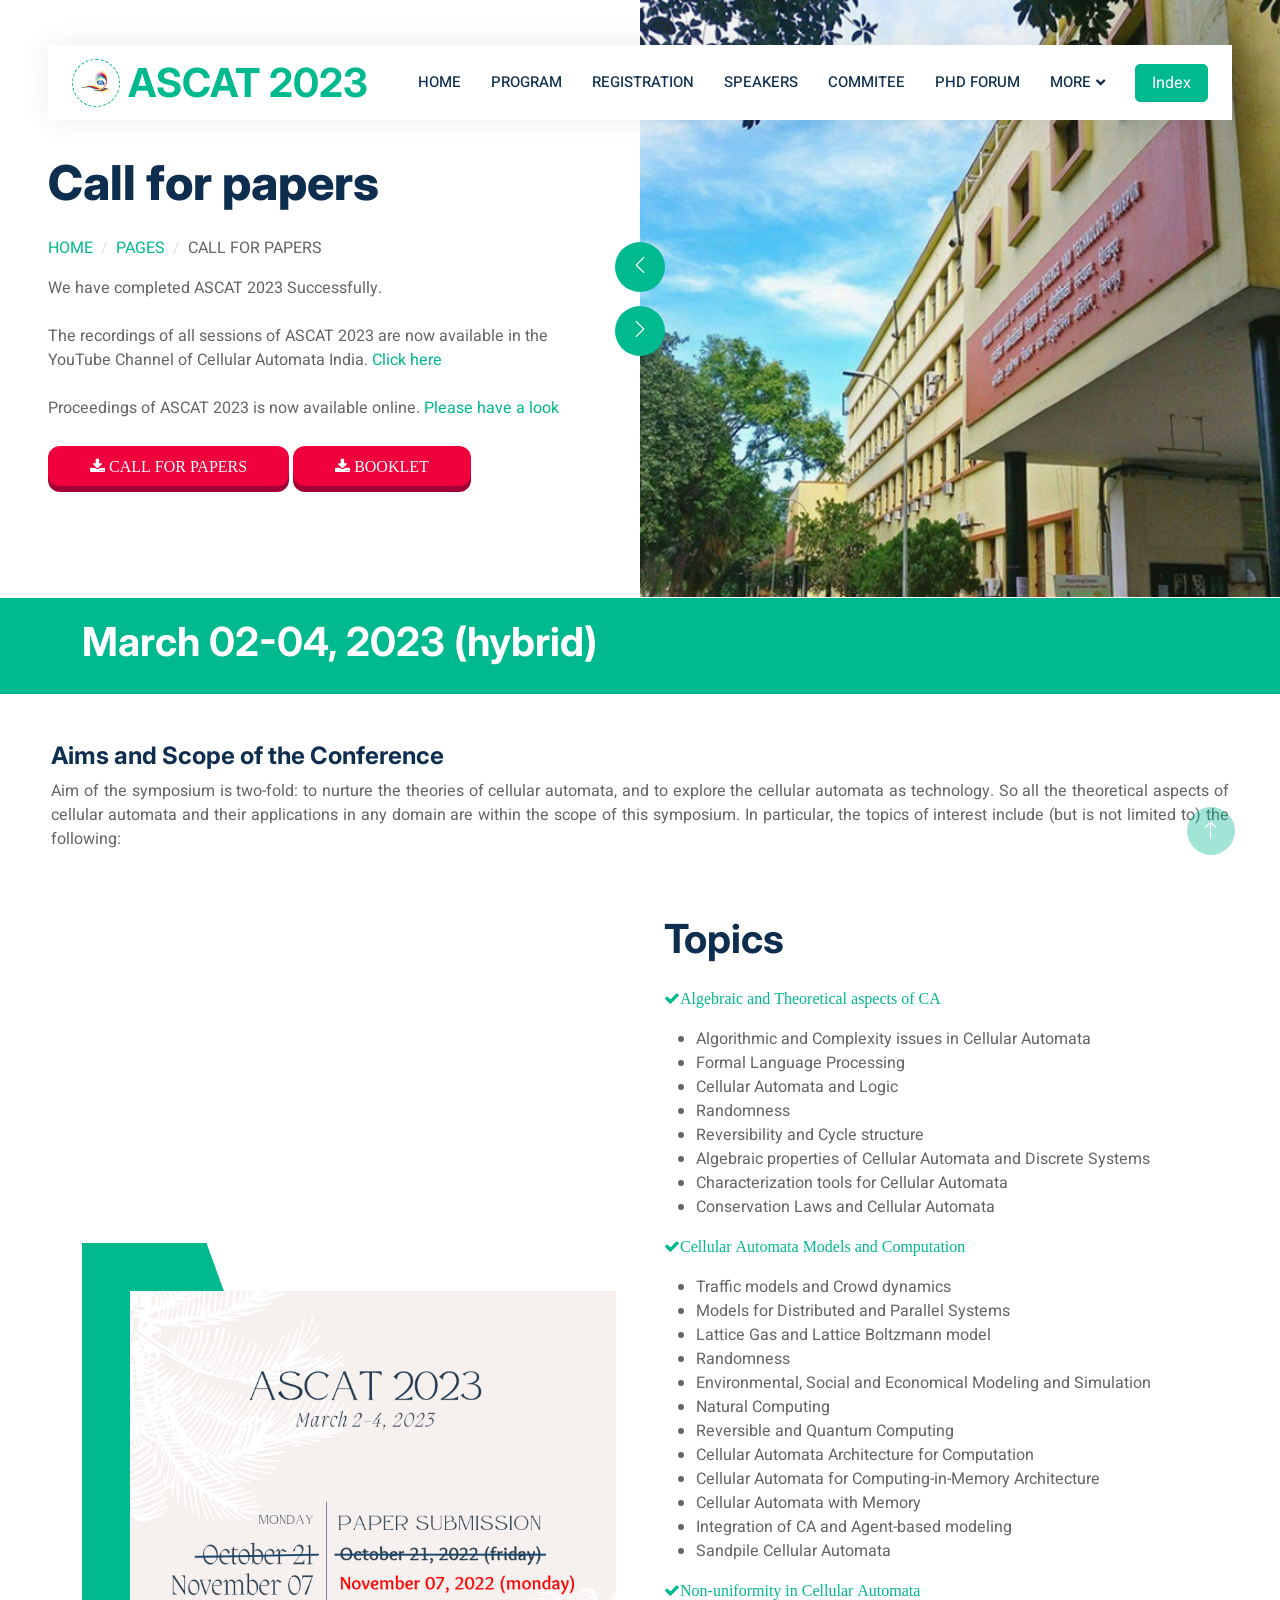
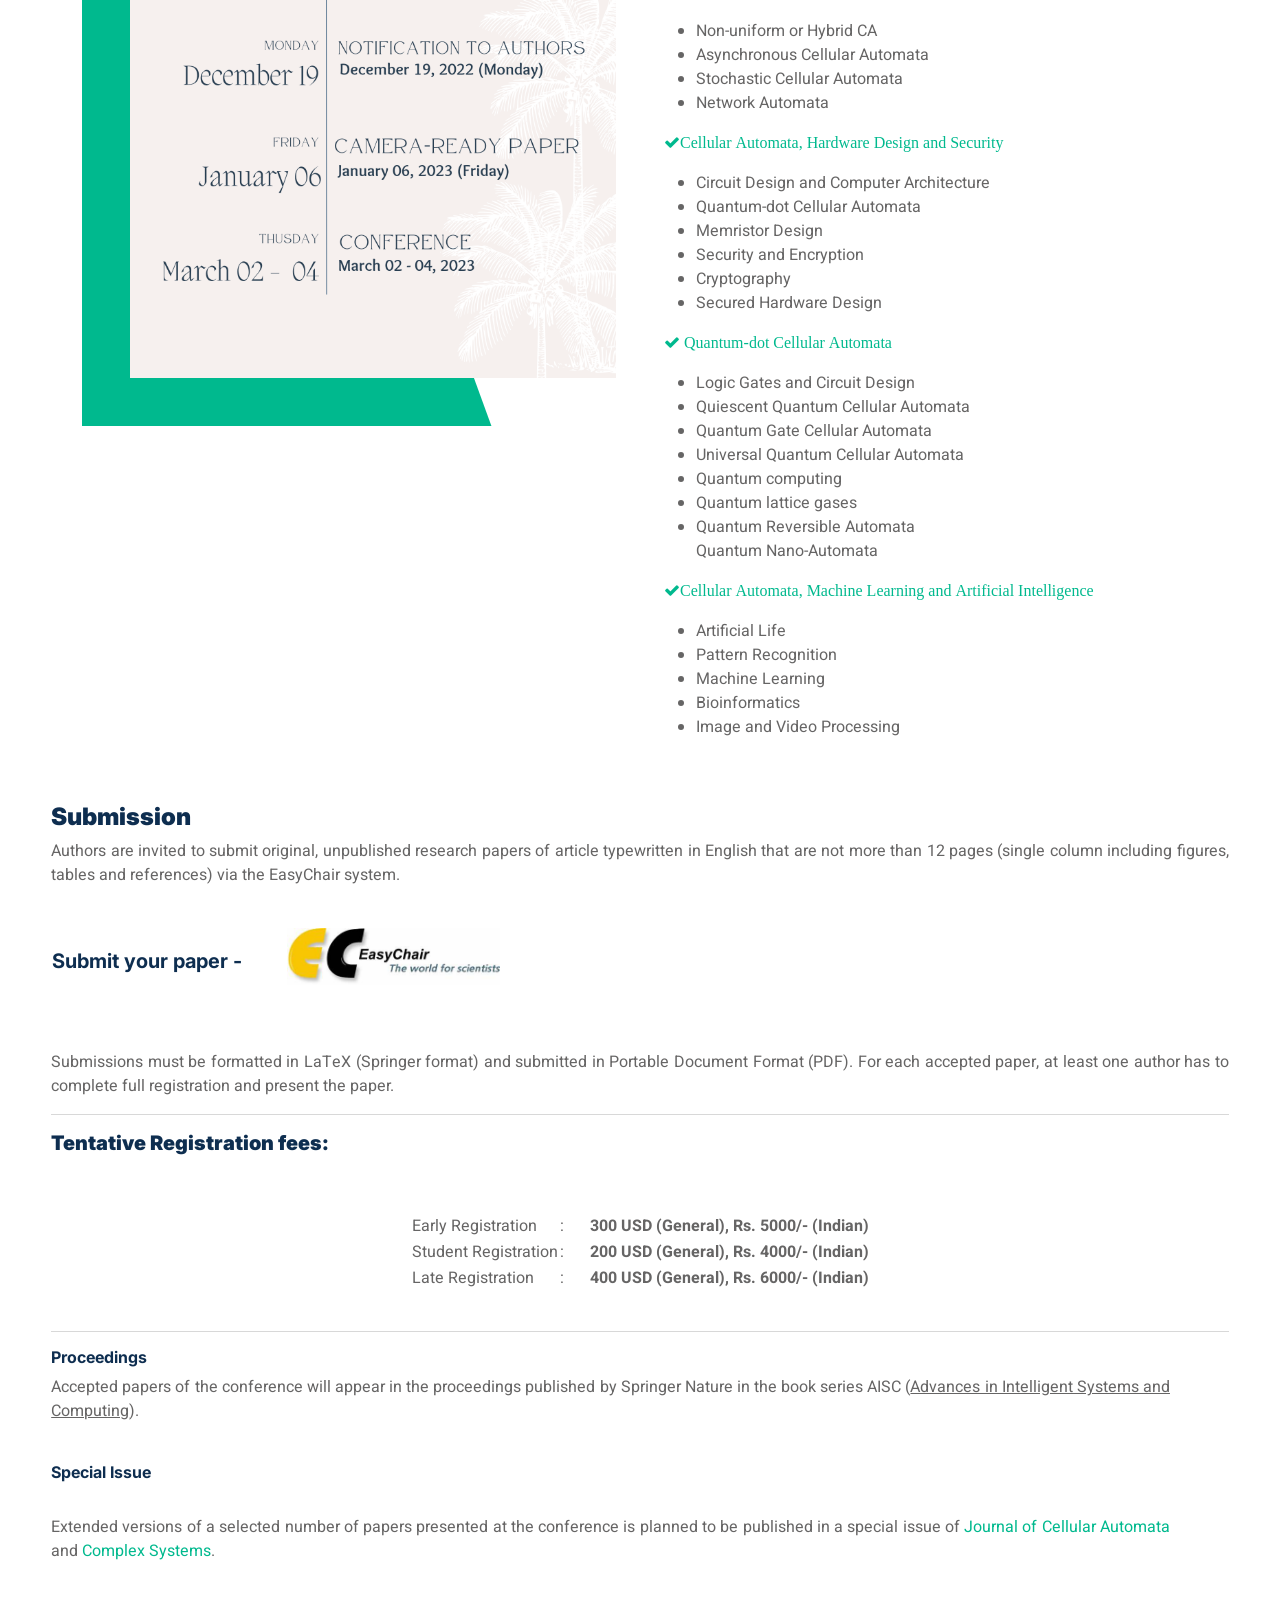
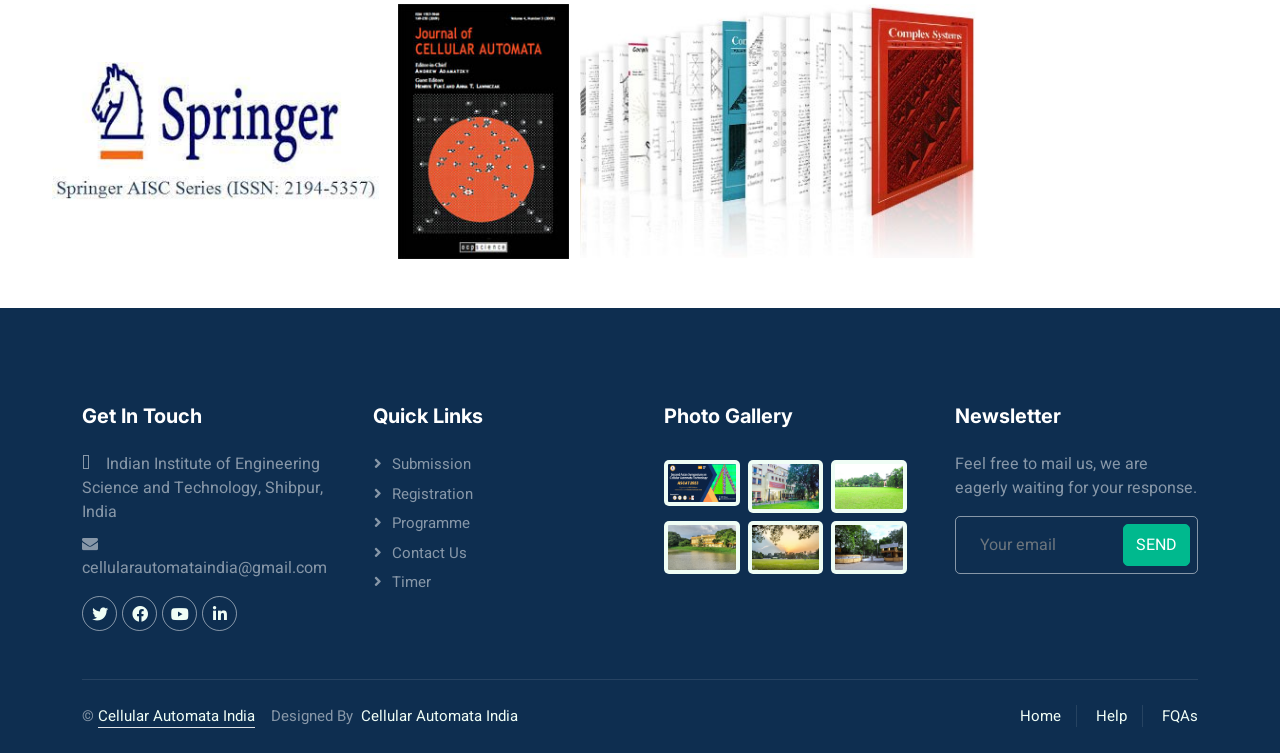
<file: 2023/callforpaper.html>
<!DOCTYPE html>
<html lang="en">

<head>
    <meta charset="utf-8">
    <title>ASCAT 2023</title>
    <meta content="width=device-width, initial-scale=1.0" name="viewport">
    <meta content="" name="keywords">
    <meta content="" name="description">

    <!-- Favicon -->
    <link href="img/favicon.ico" rel="icon">

    <!-- Google Web Fonts -->
    <link rel="preconnect" href="https://fonts.googleapis.com">
    <link rel="preconnect" href="https://fonts.gstatic.com" crossorigin>
    <link href="https://fonts.googleapis.com/css2?family=Heebo:wght@400;500;600&family=Inter:wght@700;800&display=swap" rel="stylesheet">

    <!-- Icon Font Stylesheet -->
    <link href="https://cdnjs.cloudflare.com/ajax/libs/font-awesome/5.10.0/css/all.min.css" rel="stylesheet">
    <link href="https://cdn.jsdelivr.net/npm/bootstrap-icons@1.4.1/font/bootstrap-icons.css" rel="stylesheet">
    <link rel="stylesheet" href="https://cdnjs.cloudflare.com/ajax/libs/font-awesome/4.7.0/css/font-awesome.min.css">

    <!-- Libraries Stylesheet -->
    <link href="lib/animate/animate.min.css" rel="stylesheet">
    <link href="lib/owlcarousel/assets/owl.carousel.min.css" rel="stylesheet">

    <!-- Customized Bootstrap Stylesheet -->
    <link href="css/bootstrap.min.css" rel="stylesheet">

    <!-- Template Stylesheet -->
    <link href="css/style.css" rel="stylesheet">
</head>

<body>
    <div class="container-xxl bg-white p-0">
        <!-- Spinner Start -->
        <div id="spinner" class="show bg-white position-fixed translate-middle w-100 vh-100 top-50 start-50 d-flex align-items-center justify-content-center">
            <div class="spinner-border text-primary" style="width: 3rem; height: 3rem;" role="status">
                <span class="sr-only">Loading...</span>
            </div>
        </div>
        <!-- Spinner End -->



        <!-- Navbar Start -->
        <div class="container-fluid nav-bar bg-transparent">
            <nav class="navbar navbar-expand-lg bg-white navbar-light py-0 px-4">
                <a href="index.html" class="navbar-brand d-flex align-items-center text-center">
                    <div class="icon p-2 me-2">
                        <img class="img-fluid" src="img/icon-deal.png" alt="Icon" style="width: 30px; height: 30px;">
                    </div>
                    <h1 class="m-0 text-primary">ASCAT 2023</h1>
                </a>
                <button type="button" class="navbar-toggler" data-bs-toggle="collapse" data-bs-target="#navbarCollapse">
            <span class="navbar-toggler-icon"></span>
        </button>
                <div class="collapse navbar-collapse" id="navbarCollapse">
                    <div class="navbar-nav ms-auto">
                        <a href="index.html" class="nav-item nav-link ">Home</a>
                        <a href="Program.html" class="nav-item nav-link">Program</a>
                        <a href="registration.html" class=" nav-item nav-link ">Registration</a>
                        <a href="speaker.html" class="nav-item nav-link">Speakers</a>
                        <a href="comitee.html" class="nav-item nav-link">Commitee</a>
                        <a href="PhDForum.html" class="nav-item nav-link">PhD Forum</a>

                        <!--                         <a href="contact.html" class="nav-item nav-link">Contact</a> -->
                        <!-- <div class="nav-item dropdown">
                <a href="#" class="nav-link dropdown-toggle" data-bs-toggle="dropdown">Submission</a>
                <div class="dropdown-menu rounded-0 m-0">
                    <a href="testimonial.html" class="dropdown-item">Testimonial</a>
                    <a href="404.html" class="dropdown-item">404 Error</a>
                </div>
            </div> -->
                        <div class="nav-item dropdown">
                            <a href="#" class="nav-link dropdown-toggle" data-bs-toggle="dropdown">More</a>
                            <div class="dropdown-menu rounded-0 m-0">

                                <a href="callforpaper.html" class="dropdown-item active">Call for Papers</a>
                                <a href="submission.html" class="dropdown-item">Submission</a>
                                <a href="venue.html" class="dropdown-item ">Venue</a>
                                <a href="contact.html" class="dropdown-item ">Contact</a>
                            </div>
                        </div>

                    </div>
                    <a href="../index.html" class="btn btn-primary px-3 d-none d-lg-flex ">Index</a>
                </div>
            </nav>
        </div>
        <!-- Navbar End -->

        <!-- Header Start -->
        <div class="container-fluid header bg-white p-0">
            <div class="row g-0 align-items-center flex-column-reverse flex-md-row">
                <div class="col-md-6 p-5 mt-lg-5">
                    <h1 class="display-5 animated fadeIn mb-4">Call for papers</h1>
                    <nav aria-label="breadcrumb animated fadeIn">
                        <ol class="breadcrumb text-uppercase">
                            <li class="breadcrumb-item"><a href="#">Home</a></li>
                            <li class="breadcrumb-item"><a href="#">Pages</a></li>
                            <li class="breadcrumb-item text-body active" aria-current="page">Call for papers</li>
                        </ol>
                    </nav>
                    <p class="animated fadeIn mb-4 pb-2 ">We have completed ASCAT 2023 Successfully.<br><br> The recordings of all sessions of ASCAT 2023 are now available in the YouTube Channel of Cellular Automata India. <a href="https://www.youtube.com/playlist?list=PLqoc-cQXyfLNtdzqcSlZW7_TII9Kd_77_"
                            target="_blank">Click here</a><br><br> Proceedings of ASCAT 2023 is now available online. <a href="https://link.springer.com/book/10.1007/978-981-99-0688-8" target="_blank">Please have a look</a>
                    </p>
                    <button class="pushable1" onclick="location.href = '../callforpaper2pdf'; ">
                    <span class="front1 fa fa-download">
                        Call for Papers
                    </span>
                </button>
                    <button class="pushable1" onclick="location.href = '../Booklet_ASCAT2023.pdf'; ">
                    <span class="front1 fa fa-download">
                        Booklet
                    </span>
                </button>
                    <!-- <a href="callforpaper2.pdf" class="btn btn-primary py-3 px-5 me-3 animated fadeIn fa fa-download"> Download Call for Papers (PDF)</a> -->
                </div>
                <div class="col-md-6 animated fadeIn ">
                    <div class="owl-carousel header-carousel ">
                        <div class="owl-carousel-item ">
                            <img class="img-fluid " src="img/1.jpg " alt=" ">
                        </div>
                        <div class="owl-carousel-item ">
                            <img class="img-fluid " src="img/10.jpg " alt=" ">
                        </div>
                        <div class="owl-carousel-item ">
                            <img class="img-fluid " src="img/11.jpg " alt=" ">
                        </div>
                        <div class="owl-carousel-item ">
                            <img class="img-fluid " src="img/5.jpg " alt=" ">
                        </div>
                        <div class="owl-carousel-item ">
                            <img class="img-fluid " src="img/12.jpg " alt=" ">
                        </div>
                        <div class="owl-carousel-item ">
                            <img class="img-fluid " src="img/6.jpg " alt=" ">
                        </div>
                        <div class="owl-carousel-item ">
                            <img class="img-fluid " src="img/7.jpg " alt=" ">
                        </div>
                        <div class="owl-carousel-item ">
                            <img class="img-fluid " src="img/8.jpg " alt=" ">
                        </div>
                        <div class="owl-carousel-item ">
                            <img class="img-fluid " src="img/9.jpg " alt=" ">
                        </div>
                        <div class="owl-carousel-item ">
                            <img class="img-fluid " src="img/2.png " alt=" ">
                        </div>
                        <div class="owl-carousel-item ">
                            <img class="img-fluid " src="img/4.png " alt=" ">
                        </div>

                    </div>
                </div>
            </div>
        </div>
        <!-- Header End -->


        <div class="container-fluid bg-primary mb-5 wow fadeIn " data-wow-delay="0.1s " style="padding: 20px; ">
            <div class="container ">
                <h1><span style="color:white;"> March 02-04, 2023 (hybrid) </span></h1>

            </div>
        </div>
        <!-- Search End -->

        <div class="def">
            <h4 align="left">Aims and Scope of the Conference
            </h4>
            <p align="justify">Aim of the symposium is two-fold: to nurture the theories of cellular automata, and to explore the cellular automata as technology. So all the theoretical aspects of cellular automata and their applications in any domain are within the scope
                of this symposium. In particular, the topics of interest include (but is not limited to) the following:
            </p>
            <!--             <p align="justify">Cellular automata (CAs), one of the most important models of natural computing, are a paradigm of fine-grained parallel computation which have been explored to understand complex systems by developing their model at the microscopic level.
                Since their inception in the 1950s, CAs have attracted the attention of several researchers over various backgrounds and fields for modeling different physical, natural as well as real-life phenomena. In the last 30 years, the world has
                seen their immense potential in developing the cutting edge technologies.
            </p>
            <p align="justify">Technology refers to the collection of techniques, methods or processes used to provide some services or solutions to problems, or in the accomplishment of an objective, such as scientific invigilation. The CAs have been historically used
                as a method for simulating biological and physical systems, and utilized to theoretically study such systems. Since late 1980s, the CAs have been increasingly receiving their popularity as technology in the present era of VLSI, due to
                their simplicity, modularity and cascadability. For the path-breaking developments of technology, however, proper theoretical foundation is mandatory.</p>
            <p align="justify">In this backdrop, this conference aims to promote fundamental research on cellular automata theory, as well as cellular automata based unconventional design approaches in state-of-the art technological solutions for different emergent areas
                and challenges. It also focuses on international collaboration between Computer Scientists, Mathematicians and Technologists of Asia and the other parts of the world. It can popularize research on unconventional computing among the academicians,
                scientists and engineers of Asian countries.
            </p> -->
        </div>



        <!-- About Start -->
        <div class="container-xxl py-5 ">
            <div class="container ">
                <div class="row g-5 align-items-center ">
                    <div class="col-lg-6 wow fadeIn " data-wow-delay="0.1s ">
                        <div class="about-img position-relative overflow-hidden p-5 pe-0 ">
                            <img class="img-fluid w-100 " src="img/about.png ">
                        </div>
                    </div>
                    <div class="col-lg-6 wow fadeIn " data-wow-delay="0.5s ">
                        <h1 class="mb-4 ">Topics</h1>
                        <!--                         <p class="mb-4 ">The scope of the conference includes all the topics related to theory and applications of cellular automata. In particular, the topics of interest include (but is not limited to) the following:</p> -->
                        <p><i class="fa fa-check text-primary me-3 ">Algebraic and Theoretical aspects of CA</i></p>
                        <ul>
                            <li>Algorithmic and Complexity issues in Cellular Automata</li>
                            <li>Formal Language Processing</li>
                            <li>Cellular Automata and Logic</li>
                            <li>Randomness</li>
                            <li>Reversibility and Cycle structure</li>
                            <li>Algebraic properties of Cellular Automata and Discrete Systems</li>
                            <li>Characterization tools for Cellular Automata</li>
                            <li>Conservation Laws and Cellular Automata</li>
                        </ul>
                        <p><i class="fa fa-check text-primary me-3 ">Cellular Automata Models and Computation</i></p>
                        <ul>
                            <li>Traffic models and Crowd dynamics</li>
                            <li>Models for Distributed and Parallel Systems</li>
                            <li> Lattice Gas and Lattice Boltzmann model</li>
                            <li>Randomness</li>
                            <li>Environmental, Social and Economical Modeling and Simulation </li>
                            <li>Natural Computing</li>
                            <li>Reversible and Quantum Computing </li>
                            <li>Cellular Automata Architecture for Computation </li>
                            <li>Cellular Automata for Computing-in-Memory Architecture</li>
                            <li>Cellular Automata with Memory</li>
                            <li>Integration of CA and Agent-based modeling</li>
                            <li>Sandpile Cellular Automata</li>
                        </ul>

                        <p><i class="fa fa-check text-primary me-3 ">Non-uniformity in Cellular Automata</i></p>
                        <ul>
                            <li>Non-uniform or Hybrid CA </li>
                            <li>Asynchronous Cellular Automata </li>
                            <li>Stochastic Cellular Automata</li>
                            <li>Network Automata </li>
                        </ul>
                        <p><i class="fa fa-check text-primary me-3 ">Cellular Automata, Hardware Design and Security</i></p>
                        <ul>
                            <li>Circuit Design and Computer Architecture </li>
                            <li>Quantum-dot Cellular Automata </li>
                            <li>Memristor Design </li>
                            <li>Security and Encryption </li>
                            <li>Cryptography </li>
                            <li>Secured Hardware Design </li>
                        </ul>
                        <p><i class="fa fa-check text-primary me-3 "> Quantum-dot Cellular Automata</i></p>
                        <ul>
                            <li>Logic Gates and Circuit Design</li>
                            <li>Quiescent Quantum Cellular Automata
                            </li>
                            <li>Quantum Gate Cellular Automata
                            </li>
                            <li>Universal Quantum Cellular Automata
                            </li>
                            <li>Quantum computing
                            </li>
                            <li>Quantum lattice gases
                            </li>
                            <li>Quantum Reversible Automata
                            </li>
                            </li>Quantum Nano-Automata
                            </li>
                        </ul>
                        <p><i class="fa fa-check text-primary me-3 ">Cellular Automata, Machine Learning and Artificial Intelligence</i> </p>
                        <ul>
                            <li>Artificial Life </li>
                            <li>Pattern Recognition </li>
                            <li>Machine Learning </li>
                            <li>Bioinformatics </li>
                            <li>Image and Video Processing </li>
                        </ul>
                        <!-- <a class="btn btn-primary py-3 px-5 mt-3 " href="callforpaper.html ">Read More</a> -->
                    </div>
                </div>
            </div>
        </div>
        <!-- Submission Start -->
        <div class="def">



            <h4 align="left">
                <font><b>Submission</b></font>
            </h4>
            <p style="text-align:justify">
                Authors are invited to submit original, unpublished research papers of article typewritten in English that are not more than 12 pages (single column including figures, tables and references) via the EasyChair system.
                <!-- <a href="https://easychair.org/conferences/?conf=ascat2023"></a> -->
                </br>
                </br>
            </p>

            <table color="blue">
                <tr>
                    <td>
                        <h5>Submit your paper - &nbsp&nbsp&nbsp&nbsp </h5>
                    </td>
                    <td>&nbsp &nbsp&nbsp</td>
                    <td>
                        <div class="hover13">
                            <a href="https://easychair.org/conferences/?conf=ascat2023" target="_blank">
                                <figure>
                                    <img src="img/ec.jpg" alt="easychair" width="45%" height="45%" />
                                </figure>
                            </a>
                            <!-- <span>ASCAt 2023</span> -->
                        </div>
                    </td>
                </tr>



            </table>
            </br>
            </br>
            <!-- <p style="text-align:justify">
                Submissions should contain original research that has not previously been published. Concurrent submissions to other conferences/journals are not allowed. Supplementary material that exceeds the above mentioned page limits may be included as an appendix
                and will be considered at the committee's discretion (note that appendices will not be published in the proceedings).</br>
                </br>
            </p> -->

            <p style="text-align:justify">
                Submissions must be formatted in LaTeX (Springer format) and submitted in Portable Document Format (PDF). For each accepted paper, at least one author has to complete full registration and present the paper.
                <!-- Submission must be formatted in LaTeX or Microsoft Word using the standard
                <a href="https://www.springer.com/gp/computer-science/lncs/conference-proceedings-guidelines" target="_blank"> 
                    Springer single column  format </a> and submitted in Portable Document Format (PDF). For each accepted paper, at least one author has to complete full registration and present the paper. Papers authored or co-authored by PC members are also welcome
                and will follow a specific evaluation process. </br> -->
                </br>
            </p>

            <hr class="new6">
            <h5 align="left">
                <font><b>Tentative Registration fees:</b></font>
            </h5>
            <br>
            <table align="center">
                <!-- class="date" align="center" border="0" style="padding:40" -->
                <td>&nbsp</td>
                <td></td>
                </tr>
                <tr>
                    <td>Early Registration</td>
                    <td>:&nbsp&nbsp&nbsp&nbsp&nbsp&nbsp</td>
                    <td>
                        <span><b>300 USD (General), Rs. 5000/- (Indian)</b></span>
                        </b>
                    </td>

                </tr>
                <tr>
                    <td>Student Registration </td>
                    <td>:&nbsp&nbsp&nbsp&nbsp&nbsp&nbsp</td>
                    <td><b>200 USD (General), Rs. 4000/- (Indian)</b></td>
                </tr>
                <tr>
                    <td>Late Registration </td>
                    <td>:&nbsp&nbsp&nbsp&nbsp&nbsp&nbsp</td>
                    <td><b>400 USD (General), Rs. 6000/- (Indian)</b></td>
                </tr>

            </table>
            <br>

            <hr class="new5">

            <h6>Proceedings</h6>

            <p style="text-align:justify; padding-right:5%">

                <!-- ASCAT 2023 proceedings would be published by the <a href="https://www.springer.com/series/11156"><b>Springer (AISC Series)</b></a> and will be made digitally available in Springer subject to fulfilling necessary conference registration
                and presentation formalities. </br> -->
                Accepted papers of the conference will appear in the proceedings published by Springer Nature in the book series AISC (<u>​​Advances in Intelligent Systems and Computing</u>).
                </br>
                </br>
            </p>


            <h6>Special Issue</h6>

            </br>
            <p style="text-align:justify;padding-right:5%">
                Extended versions of a selected number of papers presented at the conference is planned to be published in a special issue of <a href="https://www.oldcitypublishing.com/journals/jca-home/">

                    Journal of Cellular Automata </a> and <a href="https://www.complex-systems.com/">Complex
                    Systems</a>. </br>
                </br>
            </p>
            <table>
                <tr>
                    <!-- <td align="center" width="50%"><img id="img" height=20% " src="download.png ">&nbsp&nbsp</td> -->
                    <td><img id="img" width="95%" height="30%" src="img/springer.jpeg "></td>
                    <td><img id="img" width="95%" height="20%" src="img/JCAcover.jpg "></td>
                    <td>
                        <img id="img" width="95%" height="20%" src="img/complexSystems.jpg "></td>
                </tr>
            </table>
        </div>
        <!-- Submission end -->



        <!-- Footer Start -->
        <div id="footer" class="container-fluid bg-dark text-white-50 footer pt-5 mt-5 wow fadeIn " data-wow-delay="0.1s ">
            <div class="container py-5 ">
                <div class="row g-5 ">
                    <div class="col-lg-3 col-md-6 ">
                        <h5 class="text-white mb-4 ">Get In Touch</h5>
                        <p class="mb-2 "><i class="fa fa-map-marker-alt me-3 "></i>Indian Institute of Engineering Science and Technology, Shibpur, India</p>
                        <!-- <p class="mb-2 "><i class="fa fa-phone-alt me-3 "></i>+0123456789</p> -->
                        <p class="mb-2 "><i class="fa fa-envelope me-3 "></i>cellularautomataindia@gmail.com</p>
                        <div class="d-flex pt-2 ">
                            <a class="btn btn-outline-light btn-social " href=" "><i class="fab fa-twitter "></i></a>
                            <a class="btn btn-outline-light btn-social " href=" "><i class="fab fa-facebook-f "></i></a>
                            <a class="btn btn-outline-light btn-social " href=" "><i class="fab fa-youtube "></i></a>
                            <a class="btn btn-outline-light btn-social " href=" "><i class="fab fa-linkedin-in "></i></a>
                        </div>
                    </div>
                    <div class="col-lg-3 col-md-6 ">
                        <h5 class="text-white mb-4 ">Quick Links</h5>
                        <a class="btn btn-link text-white-50 " href="submission.html">Submission</a>
                        <a class="btn btn-link text-white-50 " href="registration.html">Registration</a>
                        <a class="btn btn-link text-white-50 " href="Program.html">Programme</a>
                        <a class="btn btn-link text-white-50 " href="contact.html">Contact Us</a>
                        <a class="btn btn-link text-white-50 " href="../index.html">Timer</a>
                    </div>
                    <div class="col-lg-3 col-md-6 ">
                        <h5 class="text-white mb-4 ">Photo Gallery</h5>
                        <div class="row g-2 pt-2 ">
                            <div class="col-4 ">
                                <img class="img-fluid rounded bg-light p-1 " src="img/property-1.jpg " alt=" ">
                            </div>
                            <div class="col-4 ">
                                <img class="img-fluid rounded bg-light p-1 " src="img/property-2.jpg " alt=" ">
                            </div>
                            <div class="col-4 ">
                                <img class="img-fluid rounded bg-light p-1 " src="img/property-3.jpg " alt=" ">
                            </div>
                            <div class="col-4 ">
                                <img class="img-fluid rounded bg-light p-1 " src="img/property-4.png " alt=" ">
                            </div>
                            <div class="col-4 ">
                                <img class="img-fluid rounded bg-light p-1 " src="img/property-5.jpg " alt=" ">
                            </div>
                            <div class="col-4 ">
                                <img class="img-fluid rounded bg-light p-1 " src="img/property-6.jpg " alt=" ">
                            </div>
                        </div>
                    </div>
                    <div class="col-lg-3 col-md-6 ">
                        <h5 class="text-white mb-4 ">Newsletter</h5>
                        <p>Feel free to mail us, we are eagerly waiting for your response.</p>
                        <form class="position-relative mx-auto " style="max-width: 400px; " method="post" role="form" action="mailto:cellularautomataindia@gmail.com" enctype="text/plain">
                            <input class="form-control bg-transparent w-100 py-3 ps-4 pe-5 " id="email" name="email" type="text " placeholder="Your email" required autofocus>
                            <button type="button " class="btn btn-primary py-2 position-absolute top-0 end-0 mt-2 me-2 ">Send</button>
                        </form>
                    </div>
                </div>
            </div>
            <div class="container ">
                <div class="copyright ">
                    <div class="row ">
                        <div class="col-md-6 text-center text-md-start mb-3 mb-md-0 ">
                            &copy; <a class="border-bottom " href="https://www.cellularautomata.in">Cellular Automata India</a> &nbsp;&nbsp;&nbsp;Designed By &nbsp;<a href="https://www.cellularautomata.in ">Cellular Automata India</a>
                        </div>
                        <div class="col-md-6 text-center text-md-end ">
                            <div class="footer-menu ">
                                <a href="#">Home</a>
                                <!-- <a href=" ">Cookies</a> -->
                                <a href="#footer">Help</a>
                                <a href="#footer">FQAs</a>
                            </div>
                        </div>
                    </div>
                </div>
            </div>
        </div>
        <!-- Footer End -->


        <!-- Back to Top -->
        <a href="#" class="btn btn-lg btn-primary btn-lg-square back-to-top"><i class="bi bi-arrow-up"></i></a>
    </div>

    <!-- JavaScript Libraries -->
    <script src="https://code.jquery.com/jquery-3.4.1.min.js"></script>
    <script src="https://cdn.jsdelivr.net/npm/bootstrap@5.0.0/dist/js/bootstrap.bundle.min.js"></script>
    <script src="lib/wow/wow.min.js"></script>
    <script src="lib/easing/easing.min.js"></script>
    <script src="lib/waypoints/waypoints.min.js"></script>
    <script src="lib/owlcarousel/owl.carousel.min.js"></script>

    <!-- Template Javascript -->
    <script src="js/main.js"></script>
</body>

</html>
</file>
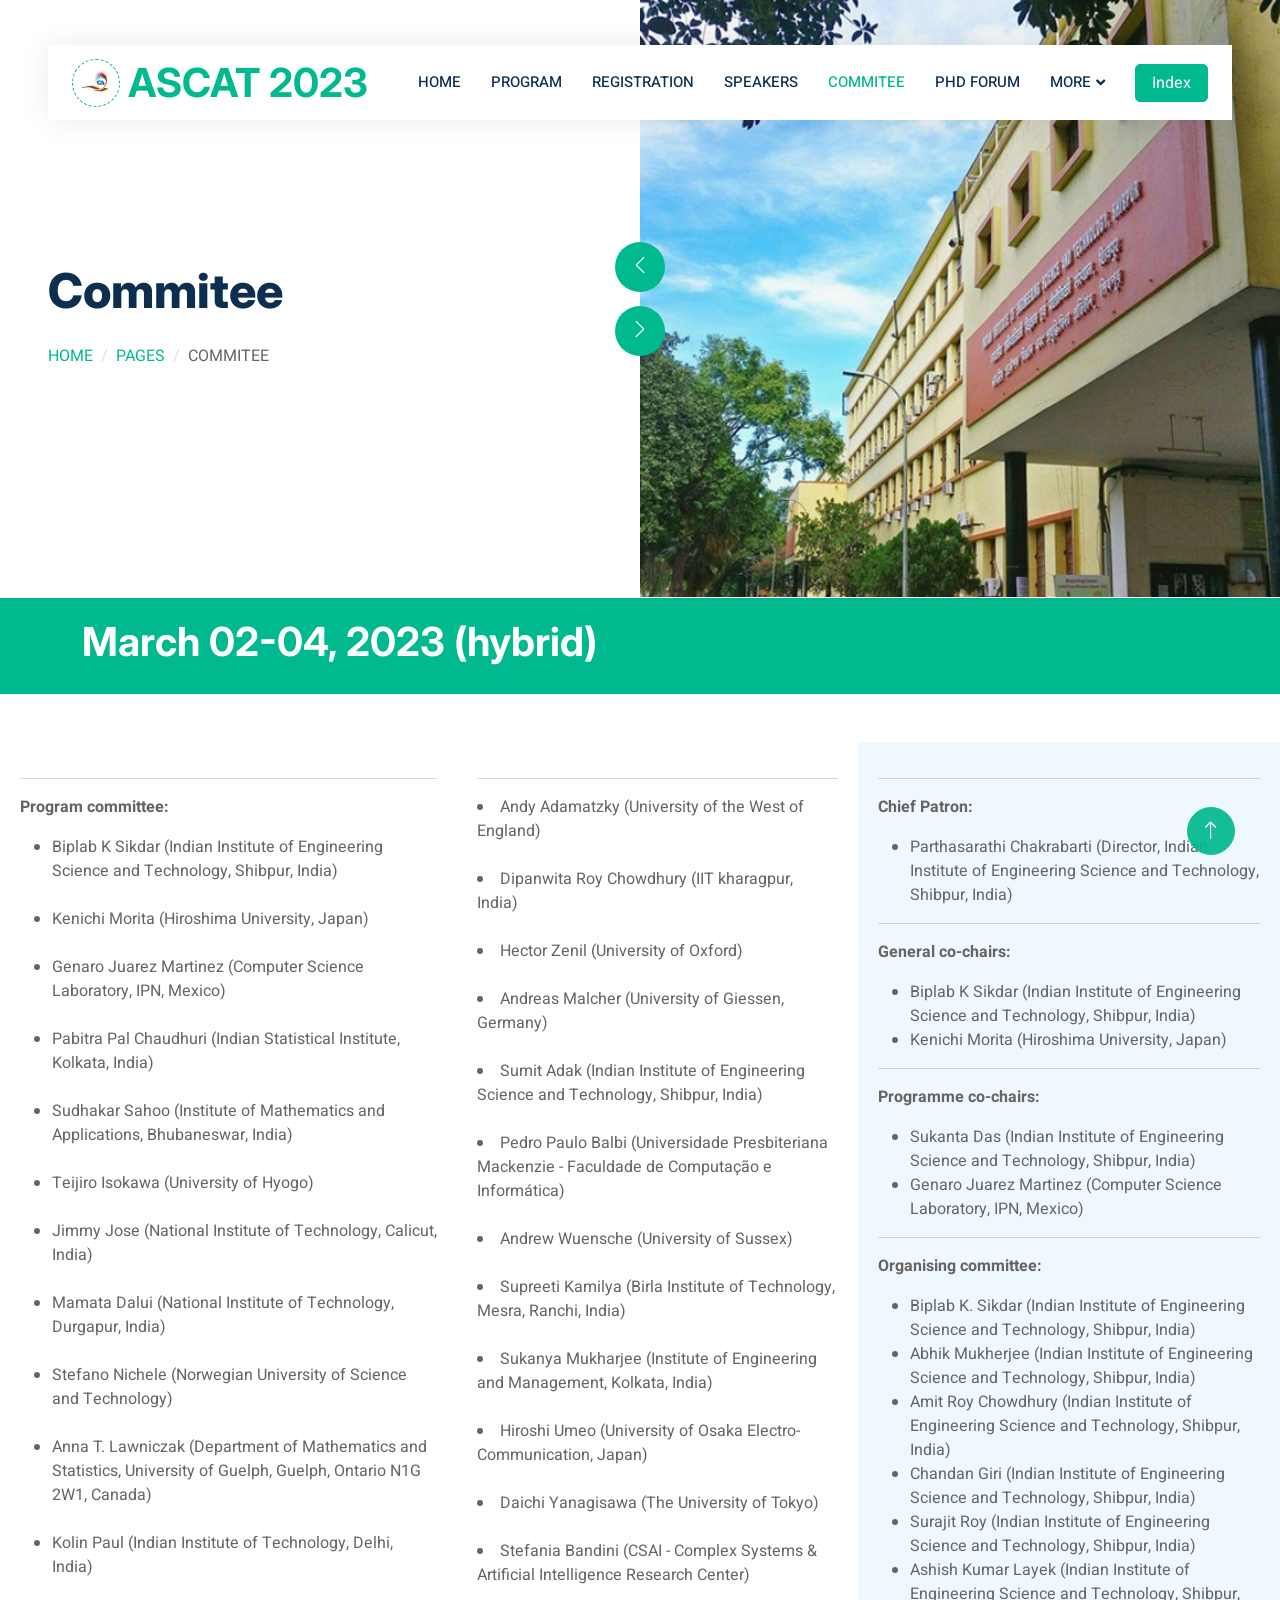
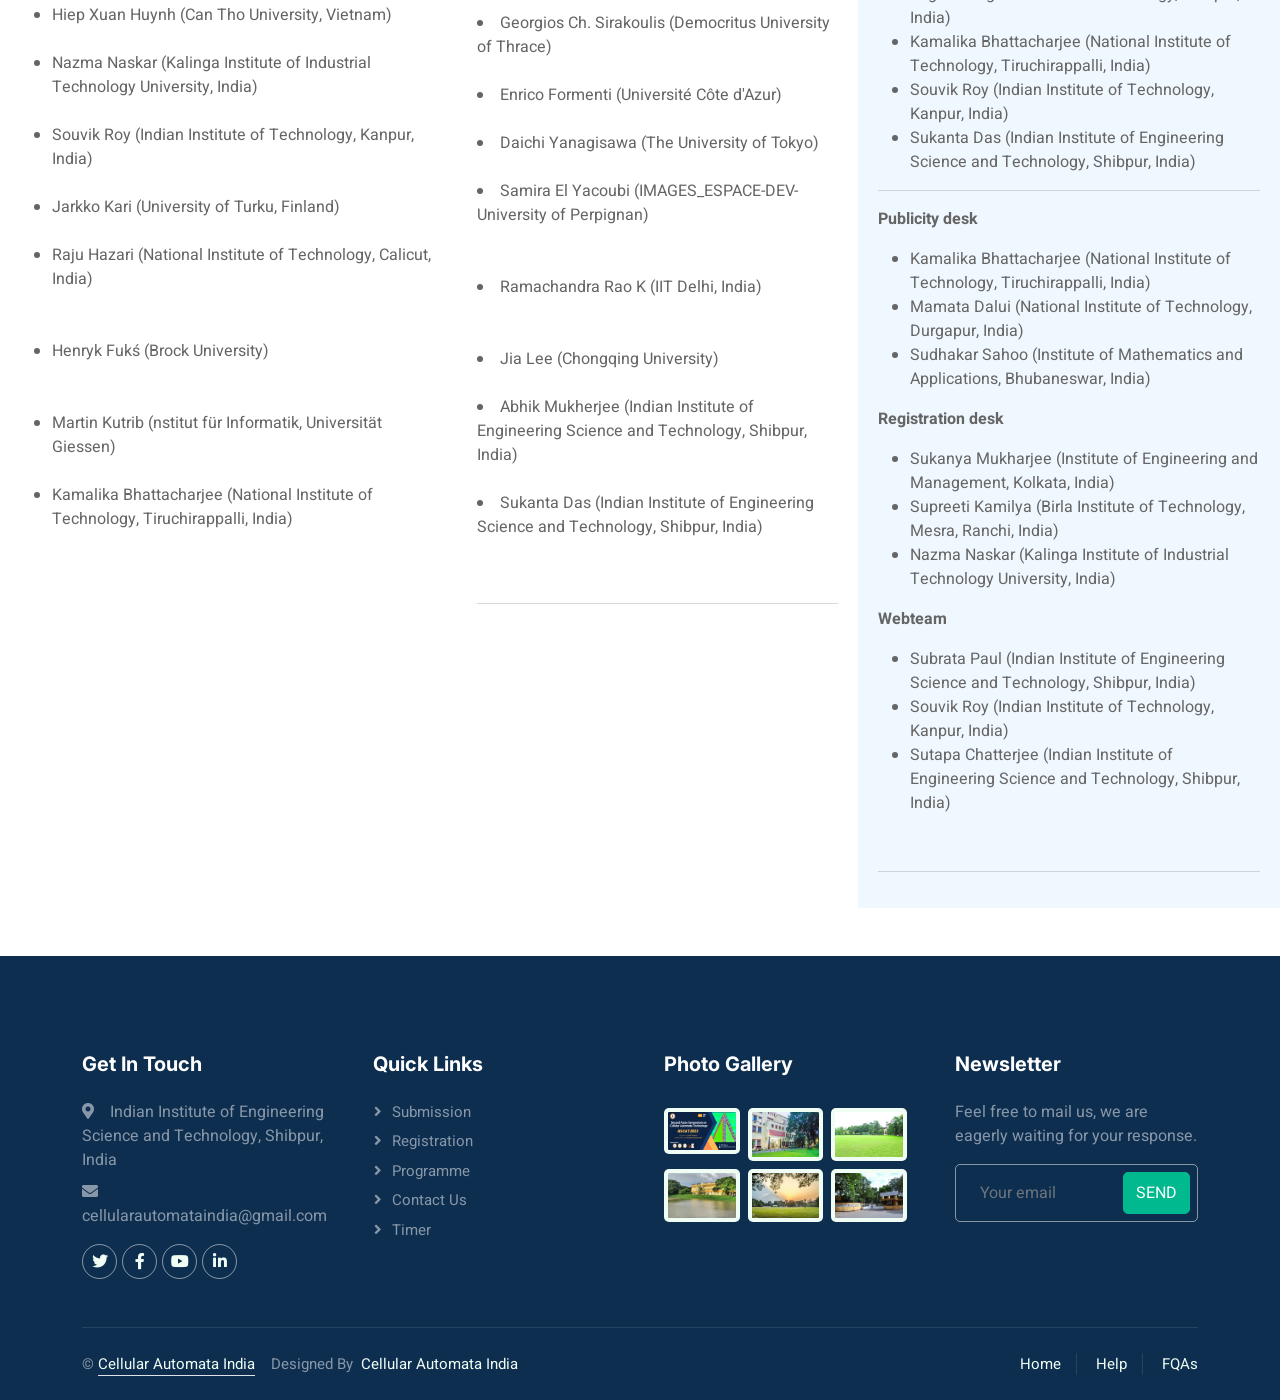
<file: 2023/comitee.html>
<!DOCTYPE html>
<html lang="en">

<head>
    <meta charset="utf-8">
    <title>ASCAT 2023</title>
    <meta content="width=device-width, initial-scale=1.0" name="viewport">
    <meta content="" name="keywords">
    <meta content="" name="description">

    <!-- Favicon -->
    <link href="img/favicon.ico" rel="icon">

    <!-- Google Web Fonts -->
    <link rel="preconnect" href="https://fonts.googleapis.com">
    <link rel="preconnect" href="https://fonts.gstatic.com" crossorigin>
    <link href="https://fonts.googleapis.com/css2?family=Heebo:wght@400;500;600&family=Inter:wght@700;800&display=swap" rel="stylesheet">

    <!-- Icon Font Stylesheet -->
    <link href="https://cdnjs.cloudflare.com/ajax/libs/font-awesome/5.10.0/css/all.min.css" rel="stylesheet">
    <link href="https://cdn.jsdelivr.net/npm/bootstrap-icons@1.4.1/font/bootstrap-icons.css" rel="stylesheet">

    <!-- Libraries Stylesheet -->
    <link href="lib/animate/animate.min.css" rel="stylesheet">
    <link href="lib/owlcarousel/assets/owl.carousel.min.css" rel="stylesheet">

    <!-- Customized Bootstrap Stylesheet -->
    <link href="css/bootstrap.min.css" rel="stylesheet">

    <!-- Template Stylesheet -->
    <link href="css/style.css" rel="stylesheet">
</head>

<body>
    <div class="container-xxl bg-white p-0">
        <!-- Spinner Start -->
        <div id="spinner" class="show bg-white position-fixed translate-middle w-100 vh-100 top-50 start-50 d-flex align-items-center justify-content-center">
            <div class="spinner-border text-primary" style="width: 3rem; height: 3rem;" role="status">
                <span class="sr-only">Loading...</span>
            </div>
        </div>
        <!-- Spinner End -->


               <!-- Navbar Start -->
               <div class="container-fluid nav-bar bg-transparent">
                <nav class="navbar navbar-expand-lg bg-white navbar-light py-0 px-4">
                    <a href="index.html" class="navbar-brand d-flex align-items-center text-center">
                        <div class="icon p-2 me-2">
                            <img class="img-fluid" src="img/icon-deal.png" alt="Icon" style="width: 30px; height: 30px;">
                        </div>
                        <h1 class="m-0 text-primary">ASCAT 2023</h1>
                    </a>
                    <button type="button" class="navbar-toggler" data-bs-toggle="collapse" data-bs-target="#navbarCollapse">
                    <span class="navbar-toggler-icon"></span>
                </button>
                    <div class="collapse navbar-collapse" id="navbarCollapse">
                        <div class="navbar-nav ms-auto">
                            <a href="index.html" class="nav-item nav-link ">Home</a>
                            <a href="Program.html" class="nav-item nav-link">Program</a>
                            <a href="registration.html" class=" nav-item nav-link ">Registration</a>
                            <a href="speaker.html" class="nav-item nav-link">Speakers</a>
                            <a href="comitee.html" class="nav-item nav-link active">Commitee</a>
                            <a href="PhDForum.html" class="nav-item nav-link">PhD Forum</a>

                            <!--                         <a href="contact.html" class="nav-item nav-link">Contact</a> -->
                            <!-- <div class="nav-item dropdown">
                            <a href="#" class="nav-link dropdown-toggle" data-bs-toggle="dropdown">Submission</a>
                            <div class="dropdown-menu rounded-0 m-0">
                                <a href="testimonial.html" class="dropdown-item">Testimonial</a>
                                <a href="404.html" class="dropdown-item">404 Error</a>
                            </div>
                        </div> -->
                            <div class="nav-item dropdown">
                                <a href="#" class="nav-link dropdown-toggle" data-bs-toggle="dropdown">More</a>
                                <div class="dropdown-menu rounded-0 m-0">

                                    <a href="callforpaper.html" class="dropdown-item ">Call for Papers</a>
                                    <a href="submission.html" class="dropdown-item">Submission</a>
                                    <a href="venue.html" class="dropdown-item ">Venue</a>
                                    <a href="contact.html" class="dropdown-item ">Contact</a>
                                </div>
                            </div>

                        </div>
                        <a href="../index.html" class="btn btn-primary px-3 d-none d-lg-flex ">Index</a>
                    </div>
                </nav>
            </div>
            <!-- Navbar End -->


        <!-- Header Start -->
        <div class="container-fluid header bg-white p-0">
            <div class="row g-0 align-items-center flex-column-reverse flex-md-row">
                <div class="col-md-6 p-5 mt-lg-5">
                    <h1 class="display-5 animated fadeIn mb-4">Commitee</h1>
                    <nav aria-label="breadcrumb animated fadeIn">
                        <ol class="breadcrumb text-uppercase">
                            <li class="breadcrumb-item"><a href="#">Home</a></li>
                            <li class="breadcrumb-item"><a href="#">Pages</a></li>
                            <li class="breadcrumb-item text-body active" aria-current="page">Commitee</li>
                        </ol>
                    </nav>
                </div>
                <div class="col-md-6 animated fadeIn ">
                    <div class="owl-carousel header-carousel ">
                            <div class="owl-carousel-item ">
                                <img class="img-fluid " src="img/1.jpg " alt=" ">
                            </div>
                            <div class="owl-carousel-item ">
                                <img class="img-fluid " src="img/10.jpg " alt=" ">
                            </div>
                            <div class="owl-carousel-item ">
                                <img class="img-fluid " src="img/11.jpg " alt=" ">
                            </div>                            
                            <div class="owl-carousel-item ">
                                <img class="img-fluid " src="img/5.jpg " alt=" ">
                            </div>
                            <div class="owl-carousel-item ">
                                <img class="img-fluid " src="img/12.jpg " alt=" ">
                            </div>
                            <div class="owl-carousel-item ">
                                <img class="img-fluid " src="img/6.jpg " alt=" ">
                            </div>
                            <div class="owl-carousel-item ">
                                <img class="img-fluid " src="img/7.jpg " alt=" ">
                            </div>
                            <div class="owl-carousel-item ">
                                <img class="img-fluid " src="img/8.jpg " alt=" ">
                            </div>
                            <div class="owl-carousel-item ">
                                <img class="img-fluid " src="img/9.jpg " alt=" ">
                            </div>
                            <div class="owl-carousel-item ">
                                <img class="img-fluid " src="img/2.png " alt=" ">
                            </div>
                            <div class="owl-carousel-item ">
                                <img class="img-fluid " src="img/4.png " alt=" ">
                            </div>

                    </div>
                </div>
            </div>
        </div>
        <!-- Header End -->


        <!-- Search Start -->
        <!-- <div class="container-fluid bg-primary mb-5 wow fadeIn" data-wow-delay="0.1s" style="padding: 35px;">
            <div class="container">
                <div class="row g-2">
                    <div class="col-md-10">
                        <div class="row g-2">
                            <div class="col-md-4">
                                <input type="text" class="form-control border-0 py-3" placeholder="Search Keyword">
                            </div>
                            <div class="col-md-4">
                                <select class="form-select border-0 py-3">
                                    <option selected>Property Type</option>
                                    <option value="1">Property Type 1</option>
                                    <option value="2">Property Type 2</option>
                                    <option value="3">Property Type 3</option>
                                </select>
                            </div>
                            <div class="col-md-4">
                                <select class="form-select border-0 py-3">
                                    <option selected>Location</option>
                                    <option value="1">Location 1</option>
                                    <option value="2">Location 2</option>
                                    <option value="3">Location 3</option>
                                </select>
                            </div>
                        </div>
                    </div>
                    <div class="col-md-2">
                        <button class="btn btn-dark border-0 w-100 py-3">Search</button>
                    </div>
                </div>
            </div>
        </div> -->
        <!-- Search End -->

        <div class="container-fluid bg-primary mb-5 wow fadeIn " data-wow-delay="0.1s " style="padding: 20px; ">
            <div class="container ">
                <h1><span style="color:white;"> March 02-04, 2023 (hybrid) </span></h1>

            </div>
        </div>
        <!-- Search End -->





        <!-- About Start -->

        <!-- About End -->


        <!-- Call to Action Start -->

        <!-- Call to Action End -->


        <!-- Team Start -->
        <table border="0">
            <tr>
                <td style="vertical-align: top;padding: 20px 20px 20px 20px;">
                    <hr class="new6">

                    <p>
                        <left>
                            <font><b>Program committee:</b></br>
                            </font>
                        </left>
                    </p>
                    <ul>

                        <li>Biplab K Sikdar (Indian Institute of Engineering Science and Technology, Shibpur, India)
                        </li>
                        </br>
                        <li>Kenichi Morita (Hiroshima University, Japan) </li>
                        </br>
                        <li>Genaro Juarez Martinez (Computer Science Laboratory, IPN, Mexico)
                        </li>
                        </br>
                        <li>Pabitra Pal Chaudhuri (Indian Statistical Institute, Kolkata, India)
                        </li>
                        </br>
                        <li>Sudhakar Sahoo (Institute of Mathematics and Applications, Bhubaneswar, India)
                        </li>
                        </br>
                        <li>Teijiro Isokawa (University of Hyogo)
                        </li>
                        </br>
                        <li>Jimmy Jose (National Institute of Technology, Calicut, India)
                        </li>
                        </br>
                        <li>Mamata Dalui (National Institute of Technology, Durgapur, India) </li>
                        </br>
                        <li>Stefano Nichele (Norwegian University of Science and Technology)
                        </li>
                        </br>
                        <li>Anna T. Lawniczak (Department of Mathematics and Statistics, University of Guelph, Guelph, Ontario N1G 2W1, Canada)
                        </li>
                        </br>
                        <li>Kolin Paul (Indian Institute of Technology, Delhi, India)
                        </li>
                        </br>
                        <li>Hiep Xuan Huynh (Can Tho University, Vietnam)
                        </li>
                        </br>
                        <li>Nazma Naskar (Kalinga Institute of Industrial Technology University, India)
                        </li>
                        </br>
                        <li>Souvik Roy (Indian Institute of Technology, Kanpur, India)
                        </li>
                        </br>
                        <li>Jarkko Kari (University of Turku, Finland)</li>
                        </br>
                        <li>Raju Hazari (National Institute of Technology, Calicut, India)</li>
                        </br>
                        
                        </br>
                        <li> Henryk Fukś  (Brock University) </li>
                        </br>
                        </br>
                        <li> Martin Kutrib (nstitut für Informatik, Universität Giessen) </li>
                        </br>
                        <li>Kamalika Bhattacharjee (National Institute of Technology, Tiruchirappalli, India) </li>
                        </br>


                </td>
                <td style="vertical-align: top;vertical-align: top;padding: 20px 20px 20px 20px;">
                    <hr class="new5">


                    <li>Andy Adamatzky (University of the West of England) </li>
                    </br>
                    <li>Dipanwita Roy Chowdhury (IIT kharagpur, India)</li>
                    </br>
                    <li>Hector Zenil (University of Oxford)</li>
                    </br>
                    <li>Andreas Malcher (University of Giessen, Germany)</li>
                    </br>
                    <li>Sumit Adak (Indian Institute of Engineering Science and Technology, Shibpur, India)</li>
                    </br>
                    <li>Pedro Paulo Balbi (Universidade Presbiteriana Mackenzie - Faculdade de Computação e Informática)</li>
                    </br>
                    <li>Andrew Wuensche (University of Sussex) </li>
                    </br>
                    <li>Supreeti Kamilya (Birla Institute of Technology, Mesra, Ranchi, India) </li>
                    </br>
                    <li>Sukanya Mukharjee (Institute of Engineering and Management, Kolkata, India) </li>
                    </br>
                    <li>Hiroshi Umeo (University of Osaka Electro-Communication, Japan) </li>
                    </br>
                    <li>Daichi Yanagisawa (The University of Tokyo)</li>
                    </br>
                    <li>Stefania Bandini (CSAI - Complex Systems & Artificial Intelligence Research Center) </li>
                    </br>
                    <li>Georgios Ch. Sirakoulis (Democritus University of Thrace) </li>
                    </br>
                    <li>Enrico Formenti (Université Côte d'Azur) </li>
                    </br>
                    <li>Daichi Yanagisawa (The University of Tokyo) </li>
                    </br>
                    <li>Samira El Yacoubi (IMAGES_ESPACE-DEV- University of Perpignan) </li>
                    </br>
                    </br>
                    <li>Ramachandra Rao K (IIT Delhi, India) </li>
                    </br>
                    </br>
                    <li>Jia Lee (Chongqing University) </li>
                    </br>
                    <li>Abhik Mukherjee (Indian Institute of Engineering Science and Technology, Shibpur, India)</li>
                    </br>
                    <li>Sukanta Das (Indian Institute of Engineering Science and Technology, Shibpur, India)</li>
                    </br>
                    </br>
                    <!-- <i>More names are going to be added soon.</i> -->
                    <hr class="new6">
                    



    <!-- </div> -->


    </td>
    <td style="vertical-align: top;vertical-align: top;padding: 20px 20px 20px 20px; background-color: aliceblue;">
        <div style="width:100% ;">

            <hr class="new5">
            <p>
                <left>
                    <font><b>Chief Patron:</b></font>
                </left>
            </p>
            <ul>
                <li>Parthasarathi Chakrabarti (Director, Indian Institute of Engineering Science and Technology, Shibpur, India)</li>
            </ul>
            <hr class="new6">
            <!-- <p>
                <left>
                    <font><b>Patron:</b></font>
                </left>
            </p>
            <ul>
                <li>Dipanwita Roy Chowdhury (Indian Institute of Technology, Kharagpur, India)</li>
            </ul>
            <hr class="new6"> -->
            <p>
                <left>
                    <font><b>General co-chairs:</b></font>
                </left>
            </p>
            <ul>
                <li>Biplab K Sikdar (Indian Institute of Engineering Science and Technology, Shibpur, India)
                </li>
                <li>Kenichi Morita (Hiroshima University, Japan) </li>
            </ul>

            <hr class="new6">
            <p>
                <left>
                    <font><b>Programme co-chairs:</b></font>
                </left>
            </p>
            <ul>
                <li> Sukanta Das (Indian Institute of Engineering Science and Technology, Shibpur, India) </li>
                <li> Genaro Juarez Martinez (Computer Science Laboratory, IPN, Mexico)
                </li>
            </ul>
            <hr class="new6">
            <!--<p><b><i>will be updated soon...</i></b></p>-->
            <p>
                <left>
                    <font><b>Organising committee:</b></br>
                    </font>
                </left>
                </p>
                <ul>
                <li>Biplab K. Sikdar (Indian Institute of Engineering Science and Technology, Shibpur, India)</li>
                
                <li>Abhik Mukherjee (Indian Institute of Engineering Science and Technology, Shibpur, India)
                </li>
                
                <li>Amit Roy Chowdhury (Indian Institute of Engineering Science and Technology, Shibpur, India)</li>
                
                <li>Chandan Giri (Indian Institute of Engineering Science and Technology, Shibpur, India)
                </li>
                
                <li>Surajit Roy (Indian Institute of Engineering Science and Technology, Shibpur, India)
                </li>
                
                <li>Ashish Kumar Layek (Indian Institute of Engineering Science and Technology, Shibpur, India)</li>
                
                <li>Kamalika Bhattacharjee (National Institute of Technology, Tiruchirappalli, India)
                </li>
                
                <li>Souvik Roy (Indian Institute of Technology, Kanpur, India)
                </li>
                
                <li>Sukanta Das (Indian Institute of Engineering Science and Technology, Shibpur, India)</li>
                
            </ul>
                <hr class="new6">
            <p>
                <left>
                    <font><b>Publicity desk</b></font>
                </left>
            </p>
            <ul>
                <li>Kamalika Bhattacharjee (National Institute of Technology, Tiruchirappalli, India)
                </li>
                <li>Mamata Dalui (National Institute of Technology, Durgapur, India) </li>
                <li>Sudhakar Sahoo (Institute of Mathematics and Applications, Bhubaneswar, India)
                </li>
            </ul>
            <p>
                <left>
                    <font><b>Registration desk</b></font>
                </left>
            </p>
            <ul>
                <li>Sukanya Mukharjee (Institute of Engineering and Management, Kolkata, India) </li>
                <li>Supreeti Kamilya (Birla Institute of Technology, Mesra, Ranchi, India) </li>
                <li>Nazma Naskar (Kalinga Institute of Industrial Technology University, India)</li>
            </ul>
            <p>
                <left>
                    <font><b>Webteam</b></font>
                </left>
            </p>
            <ul>
                <li>Subrata Paul (Indian Institute of Engineering Science and Technology, Shibpur, India)</li>
                <li>Souvik Roy (Indian Institute of Technology, Kanpur, India)</li>
                <li>Sutapa Chatterjee (Indian Institute of Engineering Science and Technology, Shibpur, India)
                </li>
            </ul>
            <br>
            <hr class="new6">

        </div>
    </td>
    </tr>
       </table>
    <!-- Team End -->


    <!-- Footer Start -->
    <div id="footer" class="container-fluid bg-dark text-white-50 footer pt-5 mt-5 wow fadeIn " data-wow-delay="0.1s ">
        <div class="container py-5 ">
            <div class="row g-5 ">
                <div class="col-lg-3 col-md-6 ">
                    <h5 class="text-white mb-4 ">Get In Touch</h5>
                    <p class="mb-2 "><i class="fa fa-map-marker-alt me-3 "></i>Indian Institute of Engineering Science and Technology, Shibpur, India</p>
                    <!-- <p class="mb-2 "><i class="fa fa-phone-alt me-3 "></i>+0123456789</p> -->
                    <p class="mb-2 "><i class="fa fa-envelope me-3 "></i>cellularautomataindia@gmail.com</p>
                    <div class="d-flex pt-2 ">
                        <a class="btn btn-outline-light btn-social " href=" "><i class="fab fa-twitter "></i></a>
                        <a class="btn btn-outline-light btn-social " href=" "><i class="fab fa-facebook-f "></i></a>
                        <a class="btn btn-outline-light btn-social " href=" "><i class="fab fa-youtube "></i></a>
                        <a class="btn btn-outline-light btn-social " href=" "><i class="fab fa-linkedin-in "></i></a>
                    </div>
                </div>
                <div class="col-lg-3 col-md-6 ">
                    <h5 class="text-white mb-4 ">Quick Links</h5>
                    <a class="btn btn-link text-white-50 " href="submission.html">Submission</a>
                    <a class="btn btn-link text-white-50 " href="registration.html">Registration</a>
                    <a class="btn btn-link text-white-50 " href="Program.html">Programme</a>
                    <a class="btn btn-link text-white-50 " href="contact.html">Contact Us</a>
                    <a class="btn btn-link text-white-50 " href="../index.html">Timer</a>
                </div>
                <div class="col-lg-3 col-md-6 ">
                    <h5 class="text-white mb-4 ">Photo Gallery</h5>
                    <div class="row g-2 pt-2 ">
                        <div class="col-4 ">
                            <img class="img-fluid rounded bg-light p-1 " src="img/property-1.jpg " alt=" ">
                        </div>
                        <div class="col-4 ">
                            <img class="img-fluid rounded bg-light p-1 " src="img/property-2.jpg " alt=" ">
                        </div>
                        <div class="col-4 ">
                            <img class="img-fluid rounded bg-light p-1 " src="img/property-3.jpg " alt=" ">
                        </div>
                        <div class="col-4 ">
                            <img class="img-fluid rounded bg-light p-1 " src="img/property-4.png " alt=" ">
                        </div>
                        <div class="col-4 ">
                            <img class="img-fluid rounded bg-light p-1 " src="img/property-5.jpg " alt=" ">
                        </div>
                        <div class="col-4 ">
                            <img class="img-fluid rounded bg-light p-1 " src="img/property-6.jpg " alt=" ">
                        </div>
                    </div>
                </div>
                <div class="col-lg-3 col-md-6 ">
                    <h5 class="text-white mb-4 ">Newsletter</h5>
                    <p>Feel free to mail us, we are eagerly waiting for your response.</p>
                    <form class="position-relative mx-auto " style="max-width: 400px; " method="post" role="form" action="mailto:cellularautomataindia@gmail.com" enctype="text/plain">
                        <input class="form-control bg-transparent w-100 py-3 ps-4 pe-5 " id="email" name="email" type="text " placeholder="Your email" required autofocus>
                        <button type="button " class="btn btn-primary py-2 position-absolute top-0 end-0 mt-2 me-2 ">Send</button>
                    </form>
                </div>
            </div>
        </div>
        <div class="container ">
            <div class="copyright ">
                <div class="row ">
                    <div class="col-md-6 text-center text-md-start mb-3 mb-md-0 ">
                        &copy; <a class="border-bottom " href="https://www.cellularautomata.in">Cellular Automata India</a> &nbsp;&nbsp;&nbsp;Designed By &nbsp;<a href="https://www.cellularautomata.in ">Cellular Automata India</a>
                    </div>
                    <div class="col-md-6 text-center text-md-end ">
                        <div class="footer-menu ">
                            <a href="#">Home</a>
                            <!-- <a href=" ">Cookies</a> -->
                            <a href="#footer">Help</a>
                            <a href="#footer">FQAs</a>
                        </div>
                    </div>
                </div>
            </div>
        </div>
    </div>
    <!-- Footer End -->


    <!-- Back to Top -->
    <a href="#" class="btn btn-lg btn-primary btn-lg-square back-to-top"><i class="bi bi-arrow-up"></i></a>
    </div>

    <!-- JavaScript Libraries -->
    <script src="https://code.jquery.com/jquery-3.4.1.min.js"></script>
    <script src="https://cdn.jsdelivr.net/npm/bootstrap@5.0.0/dist/js/bootstrap.bundle.min.js"></script>
    <script src="lib/wow/wow.min.js"></script>
    <script src="lib/easing/easing.min.js"></script>
    <script src="lib/waypoints/waypoints.min.js"></script>
    <script src="lib/owlcarousel/owl.carousel.min.js"></script>

    <!-- Template Javascript -->
    <script src="js/main.js"></script>
</body>

</html>
</file>
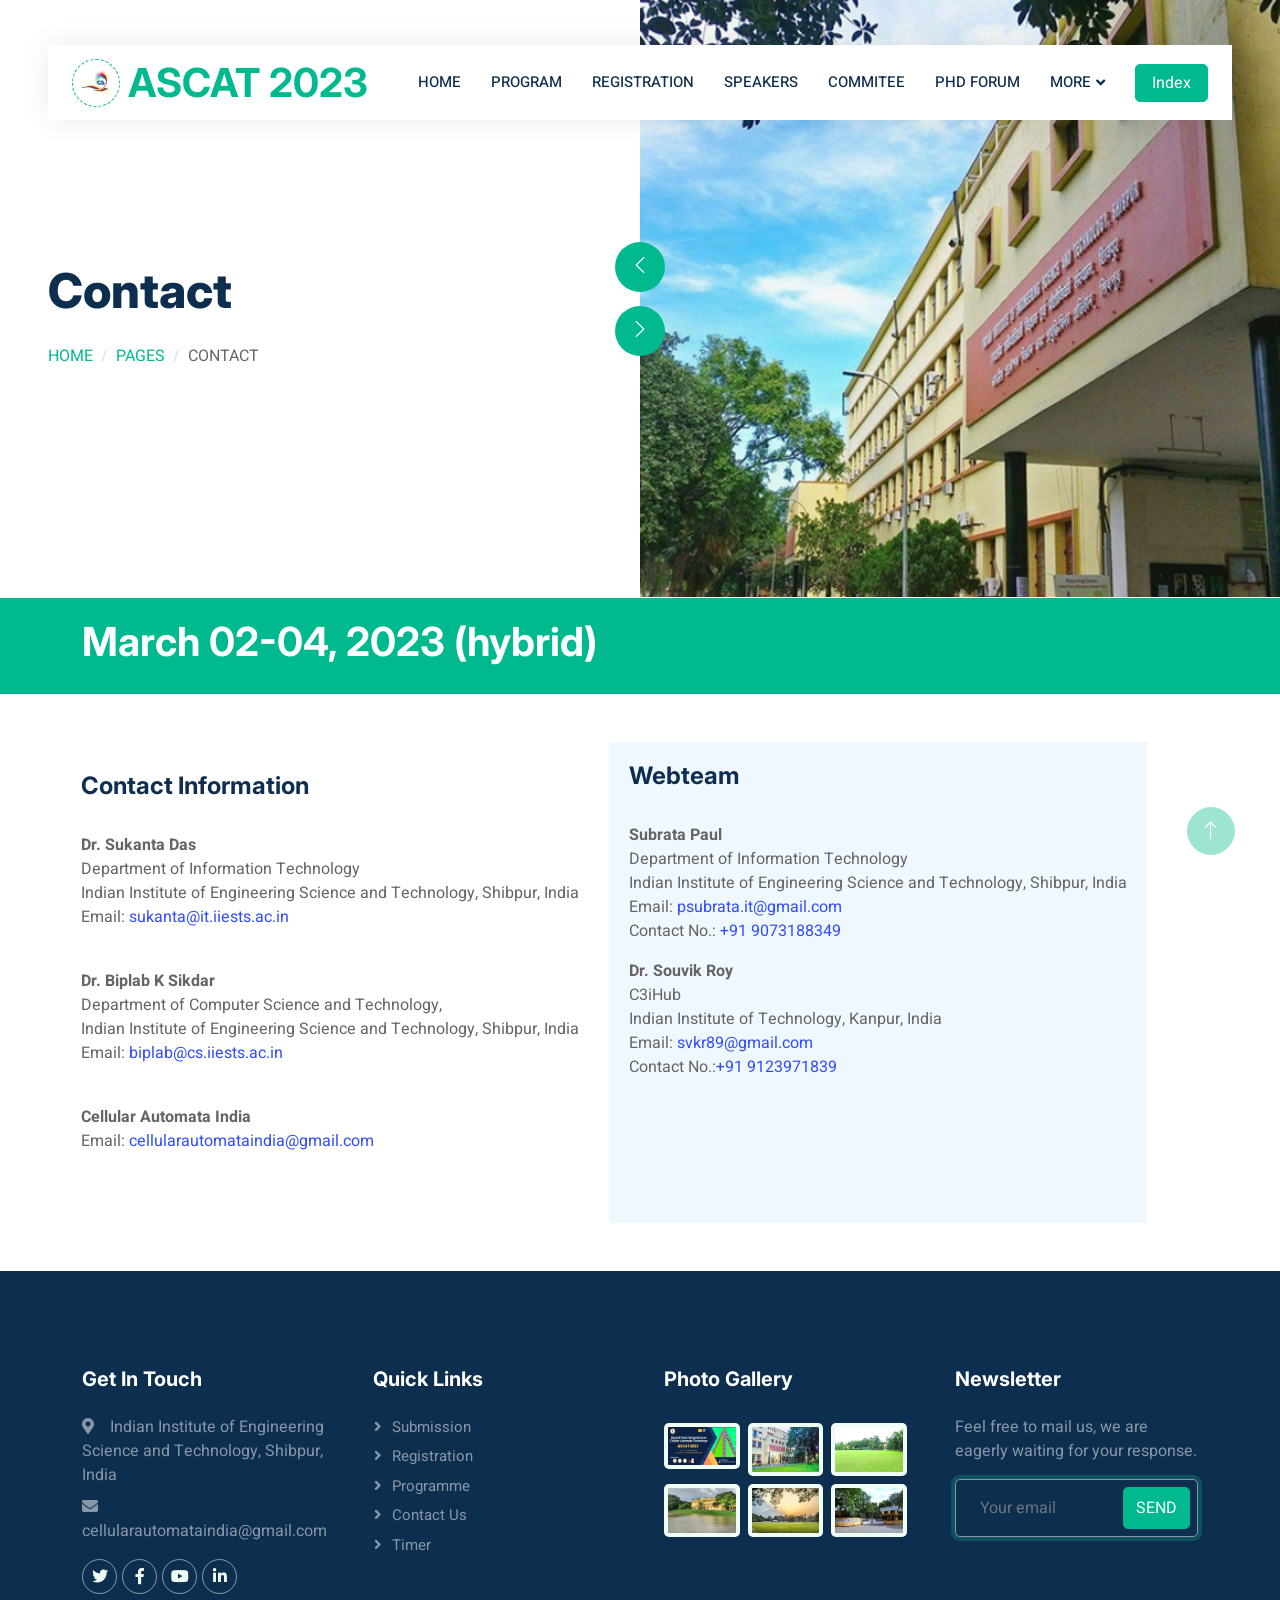
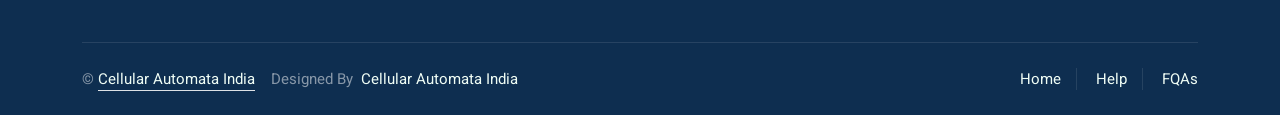
<file: 2023/contact.html>
<!DOCTYPE html>
<html lang="en">

<head>
    <meta charset="utf-8">
    <title>ASCAT 2023</title>
    <meta content="width=device-width, initial-scale=1.0" name="viewport">
    <meta content="" name="keywords">
    <meta content="" name="description">

    <!-- Favicon -->
    <link href="img/favicon.ico" rel="icon">

    <!-- Google Web Fonts -->
    <link rel="preconnect" href="https://fonts.googleapis.com">
    <link rel="preconnect" href="https://fonts.gstatic.com" crossorigin>
    <link href="https://fonts.googleapis.com/css2?family=Heebo:wght@400;500;600&family=Inter:wght@700;800&display=swap" rel="stylesheet">

    <!-- Icon Font Stylesheet -->
    <link href="https://cdnjs.cloudflare.com/ajax/libs/font-awesome/5.10.0/css/all.min.css" rel="stylesheet">
    <link href="https://cdn.jsdelivr.net/npm/bootstrap-icons@1.4.1/font/bootstrap-icons.css" rel="stylesheet">

    <!-- Libraries Stylesheet -->
    <link href="lib/animate/animate.min.css" rel="stylesheet">
    <link href="lib/owlcarousel/assets/owl.carousel.min.css" rel="stylesheet">

    <!-- Customized Bootstrap Stylesheet -->
    <link href="css/bootstrap.min.css" rel="stylesheet">

    <!-- Template Stylesheet -->
    <link href="css/style.css" rel="stylesheet">
</head>

<body>
    <div class="container-xxl bg-white p-0">
        <!-- Spinner Start -->
        <div id="spinner" class="show bg-white position-fixed translate-middle w-100 vh-100 top-50 start-50 d-flex align-items-center justify-content-center">
            <div class="spinner-border text-primary" style="width: 3rem; height: 3rem;" role="status">
                <span class="sr-only">Loading...</span>
            </div>
        </div>
        <!-- Spinner End -->


           <!-- Navbar Start -->
           <div class="container-fluid nav-bar bg-transparent">
            <nav class="navbar navbar-expand-lg bg-white navbar-light py-0 px-4">
                <a href="index.html" class="navbar-brand d-flex align-items-center text-center">
                    <div class="icon p-2 me-2">
                        <img class="img-fluid" src="img/icon-deal.png" alt="Icon" style="width: 30px; height: 30px;">
                    </div>
                    <h1 class="m-0 text-primary">ASCAT 2023</h1>
                </a>
                <button type="button" class="navbar-toggler" data-bs-toggle="collapse" data-bs-target="#navbarCollapse">
                <span class="navbar-toggler-icon"></span>
            </button>
                <div class="collapse navbar-collapse" id="navbarCollapse">
                    <div class="navbar-nav ms-auto">
                        <a href="index.html" class="nav-item nav-link ">Home</a>
                        <a href="Program.html" class="nav-item nav-link">Program</a>
                        <a href="registration.html" class=" nav-item nav-link ">Registration</a>
                        <a href="speaker.html" class="nav-item nav-link">Speakers</a>
                        <a href="comitee.html" class="nav-item nav-link">Commitee</a>
                        <a href="PhDForum.html" class="nav-item nav-link">PhD Forum</a>

                        <!--                         <a href="contact.html" class="nav-item nav-link">Contact</a> -->
                        <!-- <div class="nav-item dropdown">
                        <a href="#" class="nav-link dropdown-toggle" data-bs-toggle="dropdown">Submission</a>
                        <div class="dropdown-menu rounded-0 m-0">
                            <a href="testimonial.html" class="dropdown-item">Testimonial</a>
                            <a href="404.html" class="dropdown-item">404 Error</a>
                        </div>
                    </div> -->
                        <div class="nav-item dropdown">
                            <a href="#" class="nav-link dropdown-toggle" data-bs-toggle="dropdown">More</a>
                            <div class="dropdown-menu rounded-0 m-0">

                                <a href="callforpaper.html" class="dropdown-item ">Call for Papers</a>
                                <a href="submission.html" class="dropdown-item">Submission</a>
                                <a href="venue.html" class="dropdown-item ">Venue</a>
                                <a href="contact.html" class="dropdown-item active">Contact</a>
                            </div>
                        </div>

                    </div>
                    <a href="../index.html" class="btn btn-primary px-3 d-none d-lg-flex ">Index</a>
                </div>
            </nav>
        </div>
        <!-- Navbar End -->


        <!-- Header Start -->
        <div class="container-fluid header bg-white p-0">
            <div class="row g-0 align-items-center flex-column-reverse flex-md-row">
                <div class="col-md-6 p-5 mt-lg-5">
                    <h1 class="display-5 animated fadeIn mb-4">Contact</h1>
                    <nav aria-label="breadcrumb animated fadeIn">
                        <ol class="breadcrumb text-uppercase">
                            <li class="breadcrumb-item"><a href="#">Home</a></li>
                            <li class="breadcrumb-item"><a href="#">Pages</a></li>
                            <li class="breadcrumb-item text-body active" aria-current="page">Contact</li>
                        </ol>
                    </nav>
                </div>
                <div class="col-md-6 animated fadeIn ">
                    <div class="owl-carousel header-carousel ">
                            <div class="owl-carousel-item ">
                                <img class="img-fluid " src="img/1.jpg " alt=" ">
                            </div>
                            <div class="owl-carousel-item ">
                                <img class="img-fluid " src="img/10.jpg " alt=" ">
                            </div>
                            <div class="owl-carousel-item ">
                                <img class="img-fluid " src="img/11.jpg " alt=" ">
                            </div>                            
                            <div class="owl-carousel-item ">
                                <img class="img-fluid " src="img/5.jpg " alt=" ">
                            </div>
                            <div class="owl-carousel-item ">
                                <img class="img-fluid " src="img/12.jpg " alt=" ">
                            </div>
                            <div class="owl-carousel-item ">
                                <img class="img-fluid " src="img/6.jpg " alt=" ">
                            </div>
                            <div class="owl-carousel-item ">
                                <img class="img-fluid " src="img/7.jpg " alt=" ">
                            </div>
                            <div class="owl-carousel-item ">
                                <img class="img-fluid " src="img/8.jpg " alt=" ">
                            </div>
                            <div class="owl-carousel-item ">
                                <img class="img-fluid " src="img/9.jpg " alt=" ">
                            </div>
                            <div class="owl-carousel-item ">
                                <img class="img-fluid " src="img/2.png " alt=" ">
                            </div>
                            <div class="owl-carousel-item ">
                                <img class="img-fluid " src="img/4.png " alt=" ">
                            </div>

                    </div>
                </div>
            </div>
        </div>
        <!-- Header End -->


        <!-- Search Start -->
        <!-- <div class="container-fluid bg-primary mb-5 wow fadeIn" data-wow-delay="0.1s" style="padding: 35px;">
            <div class="container">
                <div class="row g-2">
                    <div class="col-md-10">
                        <div class="row g-2">
                            <div class="col-md-4">
                                <input type="text" class="form-control border-0 py-3" placeholder="Search Keyword">
                            </div>
                            <div class="col-md-4">
                                <select class="form-select border-0 py-3">
                                    <option selected>Property Type</option>
                                    <option value="1">Property Type 1</option>
                                    <option value="2">Property Type 2</option>
                                    <option value="3">Property Type 3</option>
                                </select>
                            </div>
                            <div class="col-md-4">
                                <select class="form-select border-0 py-3">
                                    <option selected>Location</option>
                                    <option value="1">Location 1</option>
                                    <option value="2">Location 2</option>
                                    <option value="3">Location 3</option>
                                </select>
                            </div>
                        </div>
                    </div>
                    <div class="col-md-2">
                        <button class="btn btn-dark border-0 w-100 py-3">Search</button>
                    </div>
                </div>
            </div>
        </div> -->
        <!-- Search End -->

        <div class="container-fluid bg-primary mb-5 wow fadeIn " data-wow-delay="0.1s " style="padding: 20px; ">
            <div class="container ">
                <h1><span style="color:white;"> March 02-04, 2023 (hybrid) </span></h1>

            </div>
        </div>
        <!-- Search End -->

        <div class="def">
            <!-- <h4 align="left">Will be updated soon...
            </h4> -->

            <!-- <div class="">
                <h3>Cellular Automata India (<span style="color:rgb(50, 77, 255)">cellularautomataindia[at]gmail[dot]com</span>)</h3>
                <h3>Sukanta Das (<span style="color:rgb(50, 77, 255)">sukanta[at]it[dot]iiests[dot]ac[dot]in</span>)</h3>
                <h3>Biplab K Sikdar (<span style="color:rgb(50, 77, 255)">biplab[at]cs[dot]iiests[dot]ac[dot]in</span>)</h3>


            </div> -->

            <table border="0">
                <tr>
                    <td style="vertical-align: top;padding: 30px 30px 30px 30px;">
                                                
                        <h4 align="left">
                            <font>Contact Information</font>
                        </h4>
                        <br>
            
                        <p style="text-align:justify">
                            <b>Dr. Sukanta Das </b> <br>
                            Department of Information Technology<br>
                            Indian Institute of Engineering Science and Technology, Shibpur, India<br>
                            Email: <span style="color:rgb(50, 77, 255)">sukanta@it.iiests.ac.in</span> </br>
                            </br>
                        </p>
                        <p style="text-align:justify">
                            <b>Dr. Biplab K Sikdar</b> <br>
                            Department of Computer Science and Technology,<br>
                            Indian Institute of Engineering Science and Technology, Shibpur, India<br>
                            Email: <span style="color:rgb(50, 77, 255)">biplab@cs.iiests.ac.in</span></br>
                            </br>
                        </p>
            
                        <p style="text-align:justify">
                            <b>Cellular Automata India </b> <br>
                            Email: <span style="color:rgb(50, 77, 255)">cellularautomataindia@gmail.com</span></br>
                            </br>
                        </p>
    
    
                    </td>
                  
        <td style="vertical-align: top;vertical-align: top;padding: 20px 20px 20px 20px; background-color: aliceblue;">
            <div style="width:100% ;">
    
                <!-- <td style="vertical-align: top;padding: 30px 30px 30px 30px;"> -->
                                                
                    <h4 align="left">
                        <font>Webteam</font>
                    </h4>
                    <br>
        
                    <p style="text-align:justify">
                        <b>Subrata Paul</b> <br>
                        Department of Information Technology<br>
                        Indian Institute of Engineering Science and Technology, Shibpur, India<br>
                        Email: <span style="color:rgb(50, 77, 255)">psubrata.it@gmail.com</span></br>
                        Contact No.: <span style="color:rgb(50, 77, 255)">+91 9073188349</span> 
                        </br>
                    </p>
                    <p style="text-align:justify">
                        <b>Dr. Souvik Roy</b> <br>
                        C3iHub<br>
                        Indian Institute of Technology, Kanpur, India<br>
                        Email: <span style="color:rgb(50, 77, 255)">svkr89@gmail.com</span></br>
                        Contact No.:<span style="color:rgb(50, 77, 255)">+91 9123971839</span>
                        </br>
                    </p>
        
                    <!-- <p style="text-align:justify">
                        <b>Cellular Automata India </b> <br>
                        Email: <span style="color:rgb(50, 77, 255)">cellularautomataindia@gmail.com</span></br>
                        </br>
                    </p> -->


                <!-- </td> -->
    
            </div>
        </td>
        </tr>
           </table>
           
    </div>



        <!-- About Start -->

        <!-- About End -->


        <!-- Call to Action Start -->

        <!-- Call to Action End -->


        <!-- Team Start -->

        <!-- Team End -->


        <!-- Footer Start -->
        <div id="footer" class="container-fluid bg-dark text-white-50 footer pt-5 mt-5 wow fadeIn " data-wow-delay="0.1s ">
            <div class="container py-5 ">
                <div class="row g-5 ">
                    <div class="col-lg-3 col-md-6 ">
                        <h5 class="text-white mb-4 ">Get In Touch</h5>
                        <p class="mb-2 "><i class="fa fa-map-marker-alt me-3 "></i>Indian Institute of Engineering Science and Technology, Shibpur, India</p>
                        <!-- <p class="mb-2 "><i class="fa fa-phone-alt me-3 "></i>+0123456789</p> -->
                        <p class="mb-2 "><i class="fa fa-envelope me-3 "></i>cellularautomataindia@gmail.com</p>
                        <div class="d-flex pt-2 ">
                            <a class="btn btn-outline-light btn-social " href=" "><i class="fab fa-twitter "></i></a>
                            <a class="btn btn-outline-light btn-social " href=" "><i class="fab fa-facebook-f "></i></a>
                            <a class="btn btn-outline-light btn-social " href=" "><i class="fab fa-youtube "></i></a>
                            <a class="btn btn-outline-light btn-social " href=" "><i class="fab fa-linkedin-in "></i></a>
                        </div>
                    </div>
                    <div class="col-lg-3 col-md-6 ">
                        <h5 class="text-white mb-4 ">Quick Links</h5>
                        <a class="btn btn-link text-white-50 " href="submission.html">Submission</a>
                        <a class="btn btn-link text-white-50 " href="registration.html">Registration</a>
                        <a class="btn btn-link text-white-50 " href="Program.html">Programme</a>
                        <a class="btn btn-link text-white-50 " href="contact.html">Contact Us</a>
                        <a class="btn btn-link text-white-50 " href="../index.html">Timer</a>
                    </div>
                    <div class="col-lg-3 col-md-6 ">
                        <h5 class="text-white mb-4 ">Photo Gallery</h5>
                        <div class="row g-2 pt-2 ">
                            <div class="col-4 ">
                                <img class="img-fluid rounded bg-light p-1 " src="img/property-1.jpg " alt=" ">
                            </div>
                            <div class="col-4 ">
                                <img class="img-fluid rounded bg-light p-1 " src="img/property-2.jpg " alt=" ">
                            </div>
                            <div class="col-4 ">
                                <img class="img-fluid rounded bg-light p-1 " src="img/property-3.jpg " alt=" ">
                            </div>
                            <div class="col-4 ">
                                <img class="img-fluid rounded bg-light p-1 " src="img/property-4.png " alt=" ">
                            </div>
                            <div class="col-4 ">
                                <img class="img-fluid rounded bg-light p-1 " src="img/property-5.jpg " alt=" ">
                            </div>
                            <div class="col-4 ">
                                <img class="img-fluid rounded bg-light p-1 " src="img/property-6.jpg " alt=" ">
                            </div>
                        </div>
                    </div>
                    <div class="col-lg-3 col-md-6 ">
                        <h5 class="text-white mb-4 ">Newsletter</h5>
                        <p>Feel free to mail us, we are eagerly waiting for your response.</p>
                        <form class="position-relative mx-auto " style="max-width: 400px; " method="post" role="form" action="mailto:cellularautomataindia@gmail.com" enctype="text/plain">
                            <input class="form-control bg-transparent w-100 py-3 ps-4 pe-5 " id="email" name="email" type="text " placeholder="Your email" required autofocus>
                            <button type="button " class="btn btn-primary py-2 position-absolute top-0 end-0 mt-2 me-2 ">Send</button>
                        </form>
                    </div>
                </div>
            </div>
            <div class="container ">
                <div class="copyright ">
                    <div class="row ">
                        <div class="col-md-6 text-center text-md-start mb-3 mb-md-0 ">
                            &copy; <a class="border-bottom " href="https://www.cellularautomata.in">Cellular Automata India</a>                               
                    &nbsp;&nbsp;&nbsp;Designed By &nbsp;<a  href="https://www.cellularautomata.in ">Cellular Automata India</a>
                        </div>
                        <div class="col-md-6 text-center text-md-end ">
                            <div class="footer-menu ">
                                <a href="#">Home</a>
                                <!-- <a href=" ">Cookies</a> -->
                                <a href="#footer">Help</a>
                                <a href="#footer">FQAs</a>
                            </div>
                        </div>
                    </div>
                </div>
            </div>
        </div>
        <!-- Footer End -->


        <!-- Back to Top -->
        <a href="#" class="btn btn-lg btn-primary btn-lg-square back-to-top"><i class="bi bi-arrow-up"></i></a>
    </div>

    <!-- JavaScript Libraries -->
    <script src="https://code.jquery.com/jquery-3.4.1.min.js"></script>
    <script src="https://cdn.jsdelivr.net/npm/bootstrap@5.0.0/dist/js/bootstrap.bundle.min.js"></script>
    <script src="lib/wow/wow.min.js"></script>
    <script src="lib/easing/easing.min.js"></script>
    <script src="lib/waypoints/waypoints.min.js"></script>
    <script src="lib/owlcarousel/owl.carousel.min.js"></script>

    <!-- Template Javascript -->
    <script src="js/main.js"></script>
</body>

</html>
</file>
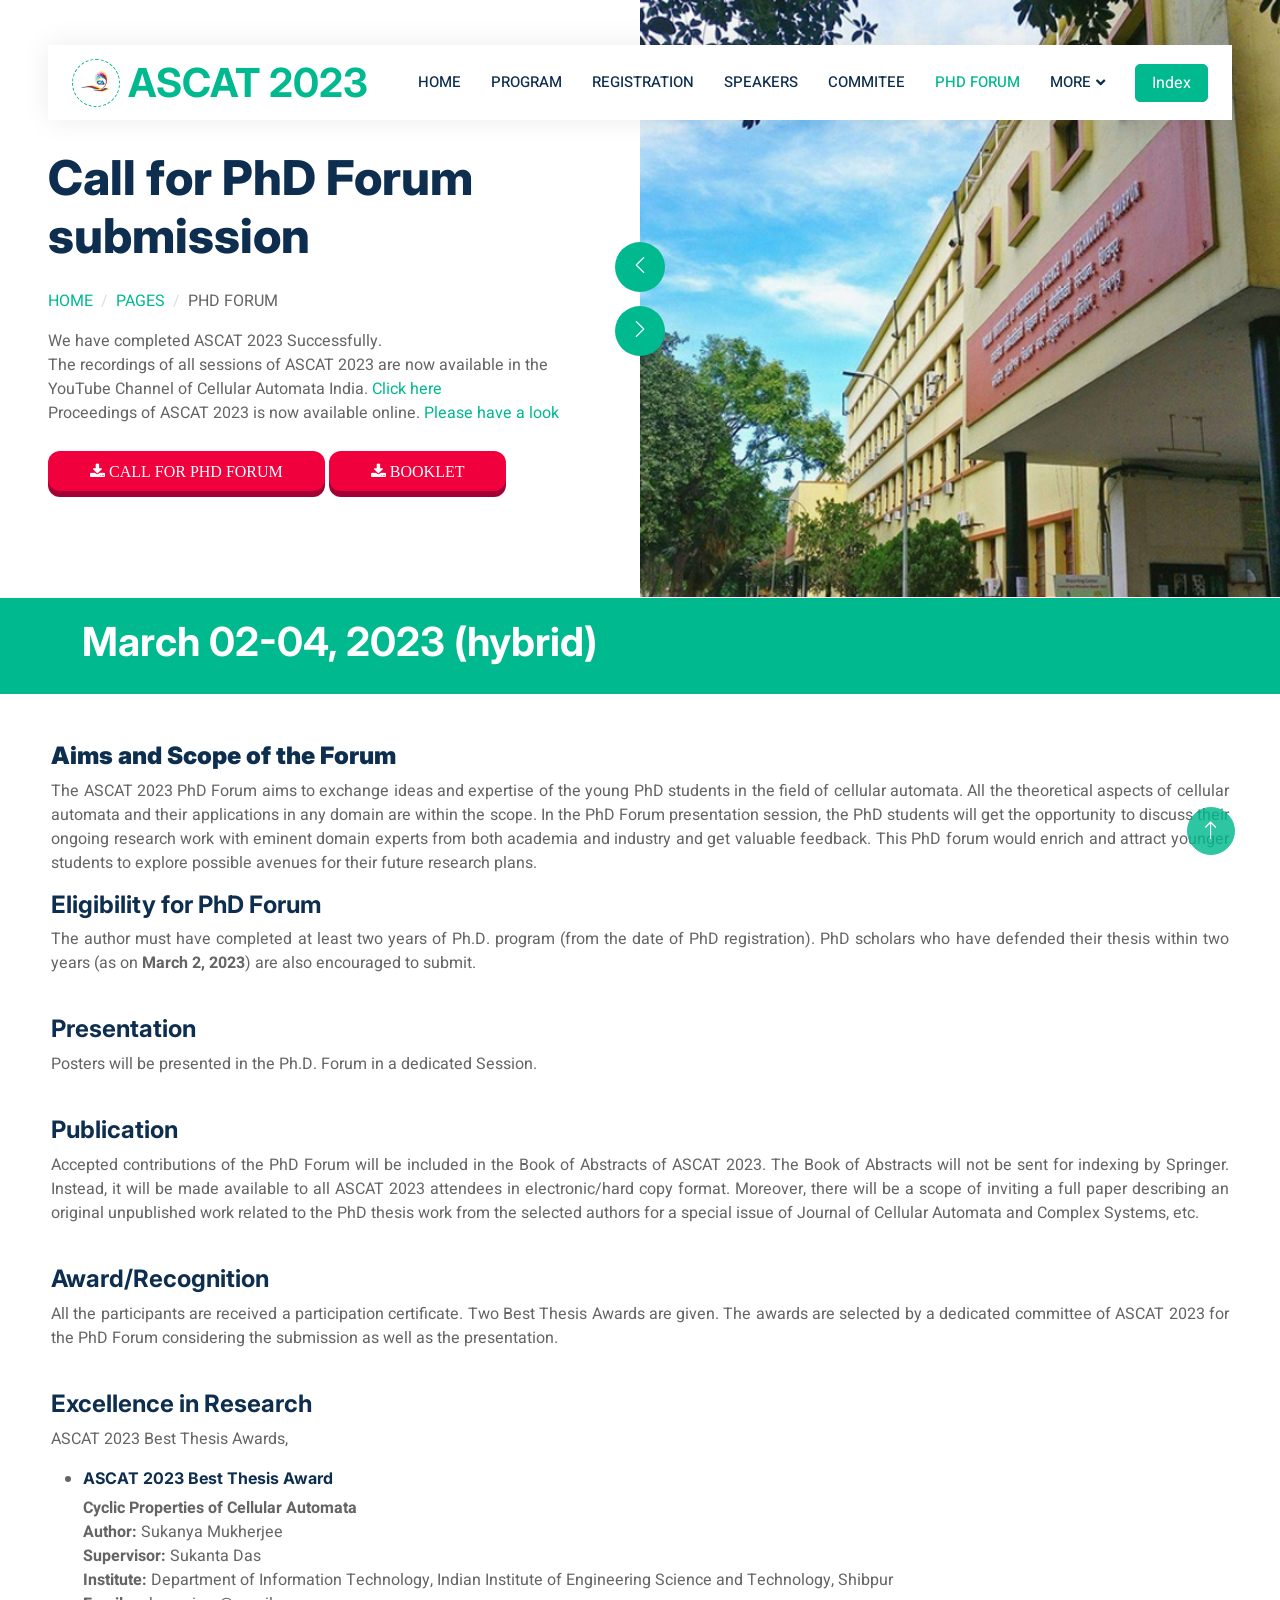
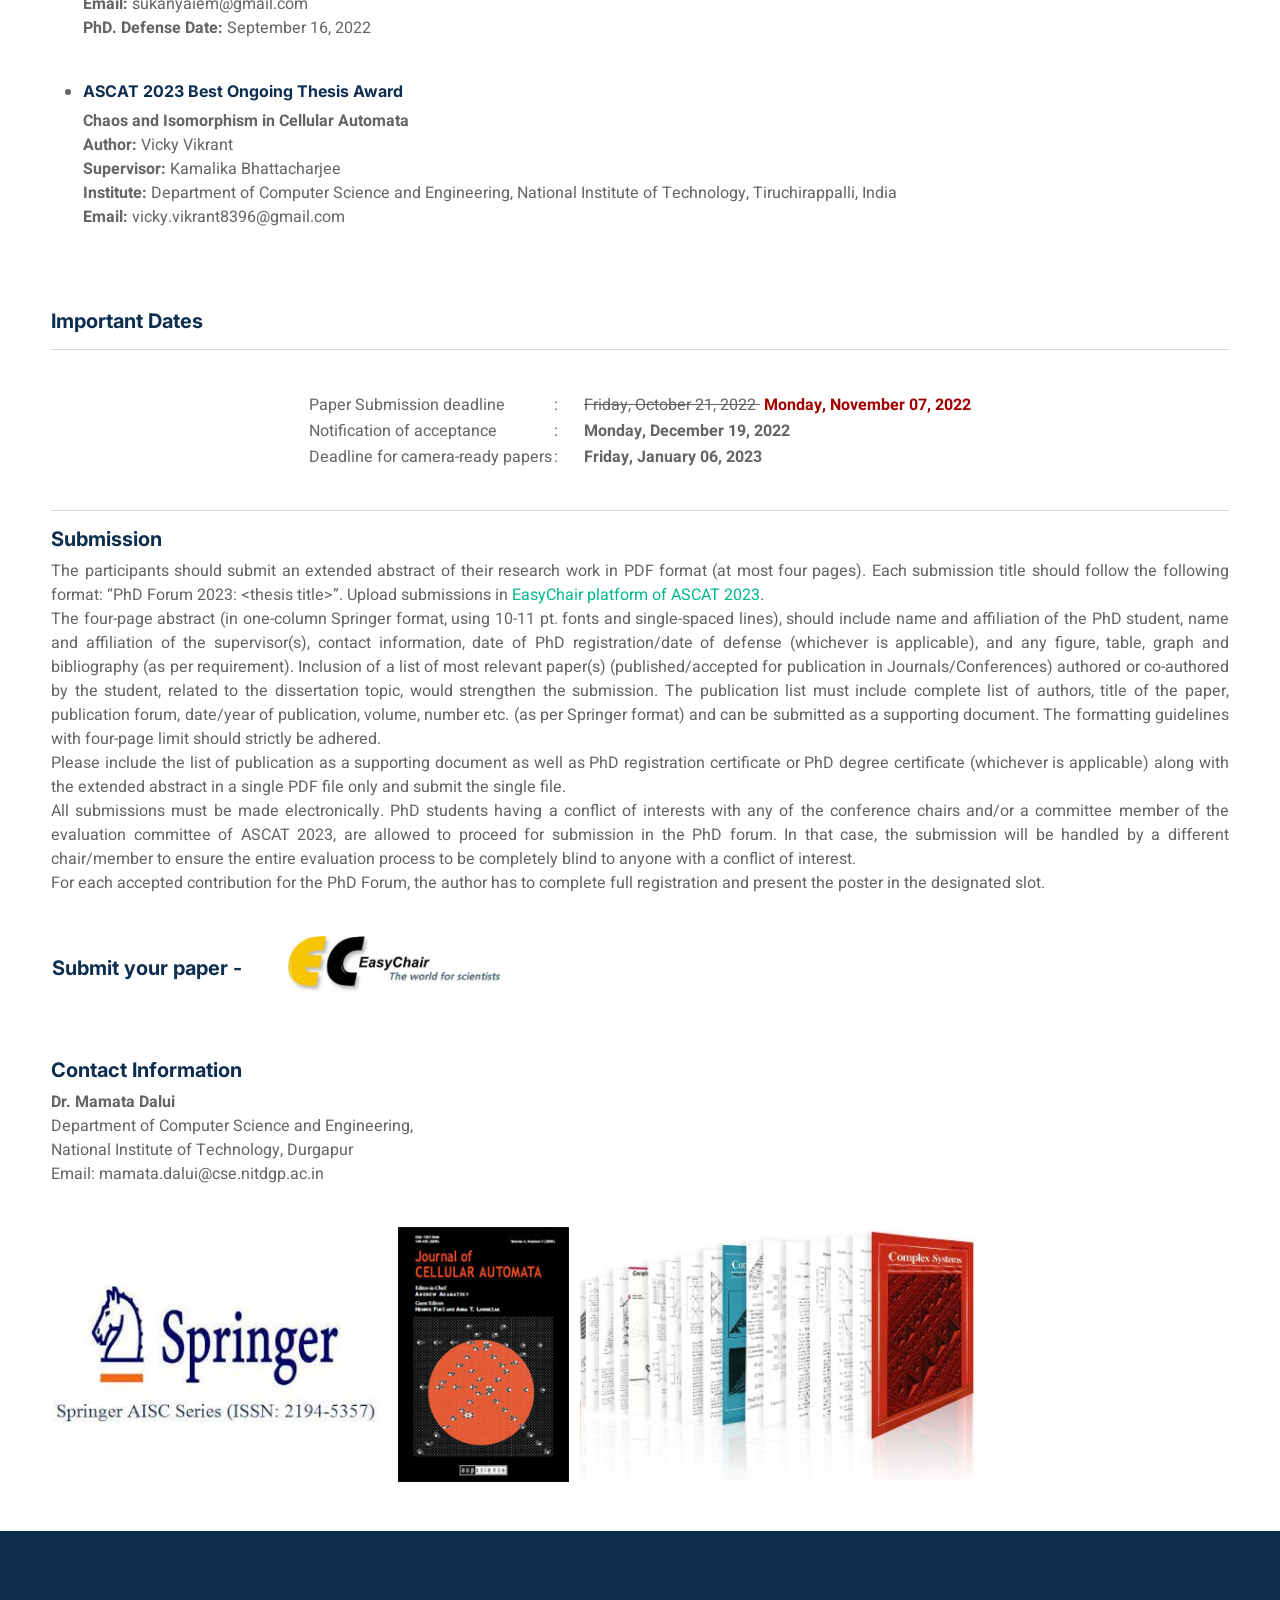
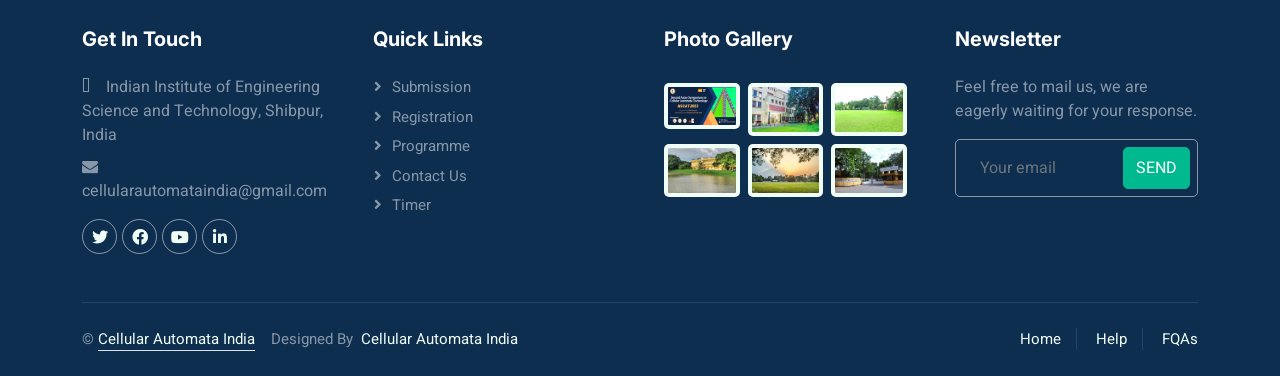
<file: 2023/PhDForum.html>
<!DOCTYPE html>
<html lang="en">

<head>
    <meta charset="utf-8">
    <title>ASCAT 2023</title>
    <meta content="width=device-width, initial-scale=1.0" name="viewport">
    <meta content="" name="keywords">
    <meta content="" name="description">

    <!-- Favicon -->
    <link href="img/favicon.ico" rel="icon">

    <!-- Google Web Fonts -->
    <link rel="preconnect" href="https://fonts.googleapis.com">
    <link rel="preconnect" href="https://fonts.gstatic.com" crossorigin>
    <link href="https://fonts.googleapis.com/css2?family=Heebo:wght@400;500;600&family=Inter:wght@700;800&display=swap" rel="stylesheet">

    <!-- Icon Font Stylesheet -->
    <link href="https://cdnjs.cloudflare.com/ajax/libs/font-awesome/5.10.0/css/all.min.css" rel="stylesheet">
    <link href="https://cdn.jsdelivr.net/npm/bootstrap-icons@1.4.1/font/bootstrap-icons.css" rel="stylesheet">
    <link rel="stylesheet" href="https://cdnjs.cloudflare.com/ajax/libs/font-awesome/4.7.0/css/font-awesome.min.css">

    <!-- Libraries Stylesheet -->
    <link href="lib/animate/animate.min.css" rel="stylesheet">
    <link href="lib/owlcarousel/assets/owl.carousel.min.css" rel="stylesheet">

    <!-- Customized Bootstrap Stylesheet -->
    <link href="css/bootstrap.min.css" rel="stylesheet">

    <!-- Template Stylesheet -->
    <link href="css/style.css" rel="stylesheet">
</head>

<body>
    <div class="container-xxl bg-white p-0">
        <!-- Spinner Start -->
        <div id="spinner" class="show bg-white position-fixed translate-middle w-100 vh-100 top-50 start-50 d-flex align-items-center justify-content-center">
            <div class="spinner-border text-primary" style="width: 3rem; height: 3rem;" role="status">
                <span class="sr-only">Loading...</span>
            </div>
        </div>
        <!-- Spinner End -->


        <!-- Navbar Start -->
        <div class="container-fluid nav-bar bg-transparent">
            <nav class="navbar navbar-expand-lg bg-white navbar-light py-0 px-4">
                <a href="index.html" class="navbar-brand d-flex align-items-center text-center">
                    <div class="icon p-2 me-2">
                        <img class="img-fluid" src="img/icon-deal.png" alt="Icon" style="width: 30px; height: 30px;">
                    </div>
                    <h1 class="m-0 text-primary">ASCAT 2023</h1>
                </a>
                <button type="button" class="navbar-toggler" data-bs-toggle="collapse" data-bs-target="#navbarCollapse">
                <span class="navbar-toggler-icon"></span>
            </button>
                <div class="collapse navbar-collapse" id="navbarCollapse">
                    <div class="navbar-nav ms-auto">
                        <a href="index.html" class="nav-item nav-link ">Home</a>
                        <a href="Program.html" class="nav-item nav-link">Program</a>
                        <a href="registration.html" class=" nav-item nav-link ">Registration</a>
                        <a href="speaker.html" class="nav-item nav-link">Speakers</a>
                        <a href="comitee.html" class="nav-item nav-link">Commitee</a>
                        <a href="PhDForum.html" class="nav-item nav-link active">PhD Forum</a>

                        <!--                         <a href="contact.html" class="nav-item nav-link">Contact</a> -->
                        <!-- <div class="nav-item dropdown">
                        <a href="#" class="nav-link dropdown-toggle" data-bs-toggle="dropdown">Submission</a>
                        <div class="dropdown-menu rounded-0 m-0">
                            <a href="testimonial.html" class="dropdown-item">Testimonial</a>
                            <a href="404.html" class="dropdown-item">404 Error</a>
                        </div>
                    </div> -->
                        <div class="nav-item dropdown">
                            <a href="#" class="nav-link dropdown-toggle" data-bs-toggle="dropdown">More</a>
                            <div class="dropdown-menu rounded-0 m-0">

                                <a href="callforpaper.html" class="dropdown-item ">Call for Papers</a>
                                <a href="submission.html" class="dropdown-item">Submission</a>
                                <a href="venue.html" class="dropdown-item ">Venue</a>
                                <a href="contact.html" class="dropdown-item ">Contact</a>
                            </div>
                        </div>

                    </div>
                    <a href="../index.html" class="btn btn-primary px-3 d-none d-lg-flex ">Index</a>
                </div>
            </nav>
        </div>
        <!-- Navbar End -->


        <!-- Header Start -->
        <div class="container-fluid header bg-white p-0">
            <div class="row g-0 align-items-center flex-column-reverse flex-md-row">
                <div class="col-md-6 p-5 mt-lg-5">
                    <h1 class="display-5 animated fadeIn mb-4">Call for PhD Forum submission</h1>
                    <nav aria-label="breadcrumb animated fadeIn">
                        <ol class="breadcrumb text-uppercase">
                            <li class="breadcrumb-item"><a href="#">Home</a></li>
                            <li class="breadcrumb-item"><a href="#">Pages</a></li>
                            <li class="breadcrumb-item text-body active" aria-current="page">PhD Forum</li>
                        </ol>
                    </nav>
                    <p class="animated fadeIn mb-4 pb-2 ">We have completed ASCAT 2023 Successfully.<br> The recordings of all sessions of ASCAT 2023 are now available in the YouTube Channel of Cellular Automata India. <a href="https://www.youtube.com/playlist?list=PLqoc-cQXyfLNtdzqcSlZW7_TII9Kd_77_"
                            target="_blank">Click here</a> <br> Proceedings of ASCAT 2023 is now available online. <a href="https://link.springer.com/book/10.1007/978-981-99-0688-8" target="_blank">Please have a look</a>
                    </p>
                    <button class="pushable1" onclick="location.href = '../CallForSynopsis_PhDForum.pdf'; ">
                        <span class="front1 fa fa-download">
                            Call for PhD Forum
                        </span>
                    </button>
                    <button class="pushable1" onclick="location.href = '../Booklet_ASCAT2023.pdf'; ">
                        <span class="front1 fa fa-download">
                            Booklet
                        </span>
                    </button>
                    <!-- <a href="callforpaper2.pdf" class="btn btn-primary py-3 px-5 me-3 animated fadeIn fa fa-download"> Download Call for Papers (PDF)</a> -->
                    <!-- <a href="../Booklet_ASCAT2023.pdf" target="_blank" class="btn btn-primary py-3 px-5 me-3 animated fadeIn fa fa-download"> Download Booklet (PDF)</a><br>
                    <a href="../CallForSynopsis_PhDForum.pdf" class="btn btn-primary py-3 px-5 me-3 animated fadeIn fa fa-download"> Download Call for PhD Forum (PDF)</a> -->
                </div>
                <div class="col-md-6 animated fadeIn ">
                    <div class="owl-carousel header-carousel ">
                        <div class="owl-carousel-item ">
                            <img class="img-fluid " src="img/1.jpg " alt=" ">
                        </div>
                        <div class="owl-carousel-item ">
                            <img class="img-fluid " src="img/10.jpg " alt=" ">
                        </div>
                        <div class="owl-carousel-item ">
                            <img class="img-fluid " src="img/11.jpg " alt=" ">
                        </div>
                        <div class="owl-carousel-item ">
                            <img class="img-fluid " src="img/5.jpg " alt=" ">
                        </div>
                        <div class="owl-carousel-item ">
                            <img class="img-fluid " src="img/12.jpg " alt=" ">
                        </div>
                        <div class="owl-carousel-item ">
                            <img class="img-fluid " src="img/6.jpg " alt=" ">
                        </div>
                        <div class="owl-carousel-item ">
                            <img class="img-fluid " src="img/7.jpg " alt=" ">
                        </div>
                        <div class="owl-carousel-item ">
                            <img class="img-fluid " src="img/8.jpg " alt=" ">
                        </div>
                        <div class="owl-carousel-item ">
                            <img class="img-fluid " src="img/9.jpg " alt=" ">
                        </div>
                        <div class="owl-carousel-item ">
                            <img class="img-fluid " src="img/2.png " alt=" ">
                        </div>
                        <div class="owl-carousel-item ">
                            <img class="img-fluid " src="img/4.png " alt=" ">
                        </div>

                    </div>
                </div>
            </div>
        </div>
        <!-- Header End -->


        <div class="container-fluid bg-primary mb-5 wow fadeIn " data-wow-delay="0.1s " style="padding: 20px; ">
            <div class="container ">
                <h1><span style="color:white;"> March 02-04, 2023 (hybrid) </span></h1>

            </div>
        </div>
        <!-- Search End -->

        <div class="def">
            <h4 align="left"><b>Aims and Scope of the Forum</b>
            </h4>
            <p align="justify">The ASCAT 2023 PhD Forum aims to exchange ideas and expertise of the young PhD students in the field of cellular automata. All the theoretical aspects of cellular automata and their applications in any domain are within the scope. In the PhD
                Forum presentation session, the PhD students will get the opportunity to discuss their ongoing research work with eminent domain experts from both academia and industry and get valuable feedback. This PhD forum would enrich and attract
                younger students to explore possible avenues for their future research plans.
            </p>

            <h4 align="left">
                <font>Eligibility for PhD Forum</font>
            </h4>
            <p style="text-align:justify">
                The author must have completed at least two years of Ph.D. program (from the date of PhD registration). PhD scholars who have defended their thesis within two years (as on <b>March 2, 2023</b>) are also encouraged to submit.
                </br>
                </br>
            </p>

            <h4 align="left">
                <font>Presentation</font>
            </h4>
            <p style="text-align:justify">
                Posters will be presented in the Ph.D. Forum in a dedicated Session. </br>
                </br>
            </p>
            <h4 align="left">
                <font>Publication</font>
            </h4>
            <p style="text-align:justify">
                Accepted contributions of the PhD Forum will be included in the Book of Abstracts of ASCAT 2023. The Book of Abstracts will not be sent for indexing by Springer. Instead, it will be made available to all ASCAT 2023 attendees in electronic/hard copy format.
                Moreover, there will be a scope of inviting a full paper describing an original unpublished work related to the PhD thesis work from the selected authors for a special issue of Journal of Cellular Automata and Complex Systems, etc. </br>
                </br>
            </p>
            <h4 align="left">
                <font>Award/Recognition</font>
            </h4>
            <p style="text-align:justify">
                All the participants are received a participation certificate. Two Best Thesis Awards are given. The awards are selected by a dedicated committee of ASCAT 2023 for the PhD Forum considering the submission as well as the presentation. </br>
                </br>
            </p>
            <h4 align="left">
                <font>Excellence in Research</font>
            </h4>
            <p style="text-align:justify">
                ASCAT 2023 Best Thesis Awards,  
                <ul>
                    <li>
                        <h6 align="left">
                            <font> ASCAT 2023 Best Thesis Award </font>
                        </h6> 
                        <p style="text-align:justify">   
                            <b> Cyclic Properties of Cellular Automata </b>  <br>                                              
                            <b>Author:</b> Sukanya Mukherjee<br>
                            <b>Supervisor:</b> Sukanta Das<br>
                            <b>Institute:</b> Department of Information Technology, Indian Institute of Engineering Science and Technology, Shibpur<br>
                            <b>Email:</b> sukanyaiem@gmail.com<br>
                            <b>PhD. Defense Date:</b> September 16, 2022<br>
                            </br>
                        </p>
                    </li>
                    <li>
                        <h6 align="left">
                            <font> ASCAT 2023 Best Ongoing Thesis Award</font>
                        </h6> 
                        <p style="text-align:justify">   
                            <b> Chaos and Isomorphism in Cellular Automata</b>  <br>                                              
                            <b>Author:</b> Vicky Vikrant<br>
                            <b>Supervisor:</b> Kamalika Bhattacharjee<br>
                            <b>Institute:</b> Department of Computer Science and Engineering, National Institute of Technology, Tiruchirappalli, India<br>
                            <b>Email:</b> vicky.vikrant8396@gmail.com<br>
                            </br>
                        </p>
                    </li>
                    
                    
                </ul>
            </br>
            </p>



            <p>
                <h5 align="left">
                    <font>Important Dates</font>
                </h5>
                <hr class="new6">
                <table align="center">
                    <!-- class="date" align="center" border="0" style="padding:40" -->
                    <td>&nbsp</td>
                    <td></td>
                    </tr>
                    <tr>
                        <td>Paper Submission deadline</td>
                        <td>:&nbsp&nbsp&nbsp&nbsp&nbsp&nbsp</td>
                        <td>
                            <s>Friday, October 21, 2022 </s>&nbsp;<span style="color:rgb(161, 0, 0)"><b>Monday, November 07, 2022 </b></span>
                            </b>
                        </td>

                    </tr>
                    <tr>
                        <td>Notification of acceptance </td>
                        <td>:&nbsp&nbsp&nbsp&nbsp&nbsp&nbsp</td>
                        <td><b>Monday, December 19, 2022 </b></td>
                    </tr>
                    <tr>
                        <td>Deadline for camera-ready papers </td>
                        <td>:&nbsp&nbsp&nbsp&nbsp&nbsp&nbsp</td>
                        <td><b>Friday, January 06, 2023</b></td>
                    </tr>

                </table>
                <br>
                <hr class="new5">
            </p>



            <h5 align="left">
                <font>Submission</font>
            </h5>
            <p style="text-align:justify">

                The participants should submit an extended abstract of their research work in PDF format (at most four pages). Each submission title should follow the following format: “PhD Forum 2023: &#60;thesis title&#62;”. Upload submissions in
                <a href="https://easychair.org/conferences/?conf=ascat2023">EasyChair platform of ASCAT 2023</a>.<br> The four-page abstract (in one-column Springer format, using 10-11 pt. fonts and single-spaced lines), should include name and affiliation
                of the PhD student, name and affiliation of the supervisor(s), contact information, date of PhD registration/date of defense (whichever is applicable), and any figure, table, graph and bibliography (as per requirement). Inclusion of a
                list of most relevant paper(s) (published/accepted for publication in Journals/Conferences) authored or co-authored by the student, related to the dissertation topic, would strengthen the submission. The publication list must include complete
                list of authors, title of the paper, publication forum, date/year of publication, volume, number etc. (as per Springer format) and can be submitted as a supporting document. The formatting guidelines with four-page limit should strictly
                be adhered. <br> Please include the list of publication as a supporting document as well as PhD registration certificate or PhD degree certificate (whichever is applicable) along with the extended abstract in a single PDF file only and
                submit the single file. <br> All submissions must be made electronically. PhD students having a conflict of interests with any of the conference chairs and/or a committee member of the evaluation committee of ASCAT 2023, are allowed to
                proceed for submission in the PhD forum. In that case, the submission will be handled by a different chair/member to ensure the entire evaluation process to be completely blind to anyone with a conflict of interest.
                <br> For each accepted contribution for the PhD Forum, the author has to complete full registration and present the poster in the designated slot.

                <!-- <a href="https://easychair.org/conferences/?conf=ascat2023"></a> -->
                </br>
                </br>
            </p>

            <table color="blue">
                <tr>
                    <td>
                        <h5>Submit your paper - &nbsp&nbsp&nbsp&nbsp </h5>
                    </td>
                    <td>&nbsp &nbsp&nbsp</td>
                    <td>
                        <div class="hover13">
                            <a href="https://easychair.org/conferences/?conf=ascat2023" target="_blank">
                                <figure>
                                    <img src="img/ec.jpg" alt="easychair" width="45%" height="45%" />
                                </figure>
                            </a>
                            <!-- <span>ASCAt 2023</span> -->
                        </div>
                    </td>
                </tr>



            </table>
            </br>
            </br>
            <!-- <p style="text-align:justify">
                Submissions should contain original research that has not previously been published. Concurrent submissions to other conferences/journals are not allowed. Supplementary material that exceeds the above mentioned page limits may be included as an appendix
                and will be considered at the committee's discretion (note that appendices will not be published in the proceedings).</br>
                </br>
            </p> -->
            <!-- 
            <p style="text-align:justify">
                Submissions must be formatted in LaTeX (Springer format) and submitted in Portable Document Format (PDF). For each accepted paper, at least one author has to complete full registration and present the paper.
                Submission must be formatted in LaTeX or Microsoft Word using the standard
                <a href="https://www.springer.com/gp/computer-science/lncs/conference-proceedings-guidelines" target="_blank"> 
                    Springer single column  format </a> and submitted in Portable Document Format (PDF). For each accepted paper, at least one author has to complete full registration and present the paper. Papers authored or co-authored by PC members are also welcome
                and will follow a specific evaluation process. </br>
                </br>
            </p> -->

            <h5 align="left">
                <font>Contact Information</font>
            </h5>
            <p style="text-align:justify">
                <b>Dr. Mamata Dalui </b> <br> Department of Computer Science and Engineering,<br> National Institute of Technology, Durgapur<br> Email: mamata.dalui@cse.nitdgp.ac.in </br>
                </br>
            </p>





            <table>
                <tr>
                    <!-- <td align="center" width="50%"><img id="img" height=20% " src="download.png ">&nbsp&nbsp</td> -->
                    <td><img id="img" width="95%" height="30%" src="img/springer.jpeg "></td>
                    <td><img id="img" width="95%" height="20%" src="img/JCAcover.jpg "></td>
                    <td>
                        <img id="img" width="95%" height="20%" src="img/complexSystems.jpg "></td>
                </tr>
            </table>
        </div>
        <!-- Submission end -->



        <!-- Footer Start -->
        <div id="footer" class="container-fluid bg-dark text-white-50 footer pt-5 mt-5 wow fadeIn " data-wow-delay="0.1s ">
            <div class="container py-5 ">
                <div class="row g-5 ">
                    <div class="col-lg-3 col-md-6 ">
                        <h5 class="text-white mb-4 ">Get In Touch</h5>
                        <p class="mb-2 "><i class="fa fa-map-marker-alt me-3 "></i>Indian Institute of Engineering Science and Technology, Shibpur, India</p>
                        <!-- <p class="mb-2 "><i class="fa fa-phone-alt me-3 "></i>+0123456789</p> -->
                        <p class="mb-2 "><i class="fa fa-envelope me-3 "></i>cellularautomataindia@gmail.com</p>
                        <div class="d-flex pt-2 ">
                            <a class="btn btn-outline-light btn-social " href=" "><i class="fab fa-twitter "></i></a>
                            <a class="btn btn-outline-light btn-social " href=" "><i class="fab fa-facebook-f "></i></a>
                            <a class="btn btn-outline-light btn-social " href=" "><i class="fab fa-youtube "></i></a>
                            <a class="btn btn-outline-light btn-social " href=" "><i class="fab fa-linkedin-in "></i></a>
                        </div>
                    </div>
                    <div class="col-lg-3 col-md-6 ">
                        <h5 class="text-white mb-4 ">Quick Links</h5>
                        <a class="btn btn-link text-white-50 " href="submission.html">Submission</a>
                        <a class="btn btn-link text-white-50 " href="registration.html">Registration</a>
                        <a class="btn btn-link text-white-50 " href="Program.html">Programme</a>
                        <a class="btn btn-link text-white-50 " href="contact.html">Contact Us</a>
                        <a class="btn btn-link text-white-50 " href="../index.html">Timer</a>
                    </div>
                    <div class="col-lg-3 col-md-6 ">
                        <h5 class="text-white mb-4 ">Photo Gallery</h5>
                        <div class="row g-2 pt-2 ">
                            <div class="col-4 ">
                                <img class="img-fluid rounded bg-light p-1 " src="img/property-1.jpg " alt=" ">
                            </div>
                            <div class="col-4 ">
                                <img class="img-fluid rounded bg-light p-1 " src="img/property-2.jpg " alt=" ">
                            </div>
                            <div class="col-4 ">
                                <img class="img-fluid rounded bg-light p-1 " src="img/property-3.jpg " alt=" ">
                            </div>
                            <div class="col-4 ">
                                <img class="img-fluid rounded bg-light p-1 " src="img/property-4.png " alt=" ">
                            </div>
                            <div class="col-4 ">
                                <img class="img-fluid rounded bg-light p-1 " src="img/property-5.jpg " alt=" ">
                            </div>
                            <div class="col-4 ">
                                <img class="img-fluid rounded bg-light p-1 " src="img/property-6.jpg " alt=" ">
                            </div>
                        </div>
                    </div>
                    <div class="col-lg-3 col-md-6 ">
                        <h5 class="text-white mb-4 ">Newsletter</h5>
                        <p>Feel free to mail us, we are eagerly waiting for your response.</p>
                        <form class="position-relative mx-auto " style="max-width: 400px; " method="post" role="form" action="mailto:cellularautomataindia@gmail.com" enctype="text/plain">
                            <input class="form-control bg-transparent w-100 py-3 ps-4 pe-5 " id="email" name="email" type="text " placeholder="Your email" required autofocus>
                            <button type="button " class="btn btn-primary py-2 position-absolute top-0 end-0 mt-2 me-2 ">Send</button>
                        </form>
                    </div>
                </div>
            </div>
            <div class="container ">
                <div class="copyright ">
                    <div class="row ">
                        <div class="col-md-6 text-center text-md-start mb-3 mb-md-0 ">
                            &copy; <a class="border-bottom " href="https://www.cellularautomata.in">Cellular Automata India</a> &nbsp;&nbsp;&nbsp;Designed By &nbsp;<a href="https://www.cellularautomata.in ">Cellular Automata India</a>
                        </div>
                        <div class="col-md-6 text-center text-md-end ">
                            <div class="footer-menu ">
                                <a href="#">Home</a>
                                <!-- <a href=" ">Cookies</a> -->
                                <a href="#footer">Help</a>
                                <a href="#footer">FQAs</a>
                            </div>
                        </div>
                    </div>
                </div>
            </div>
        </div>
        <!-- Footer End -->


        <!-- Back to Top -->
        <a href="#" class="btn btn-lg btn-primary btn-lg-square back-to-top"><i class="bi bi-arrow-up"></i></a>
    </div>

    <!-- JavaScript Libraries -->
    <script src="https://code.jquery.com/jquery-3.4.1.min.js"></script>
    <script src="https://cdn.jsdelivr.net/npm/bootstrap@5.0.0/dist/js/bootstrap.bundle.min.js"></script>
    <script src="lib/wow/wow.min.js"></script>
    <script src="lib/easing/easing.min.js"></script>
    <script src="lib/waypoints/waypoints.min.js"></script>
    <script src="lib/owlcarousel/owl.carousel.min.js"></script>

    <!-- Template Javascript -->
    <script src="js/main.js"></script>
</body>

</html>
</file>
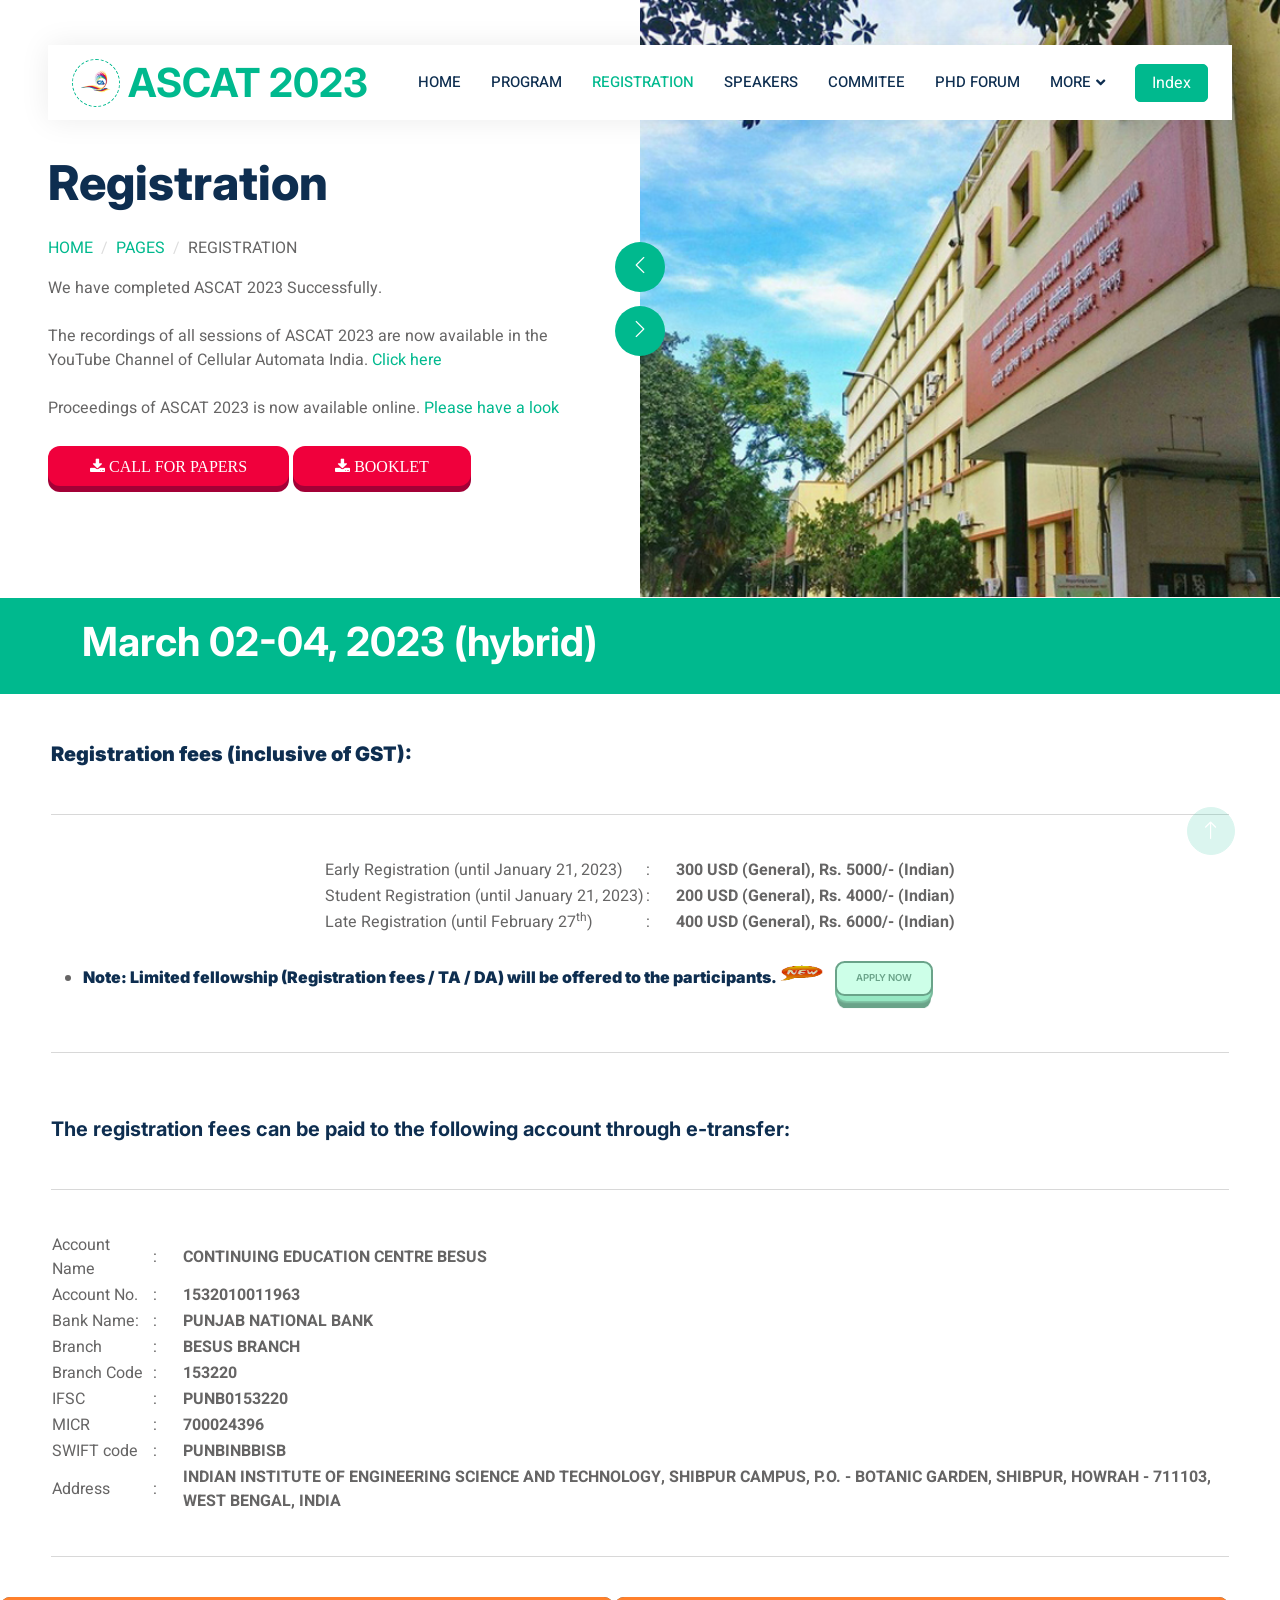
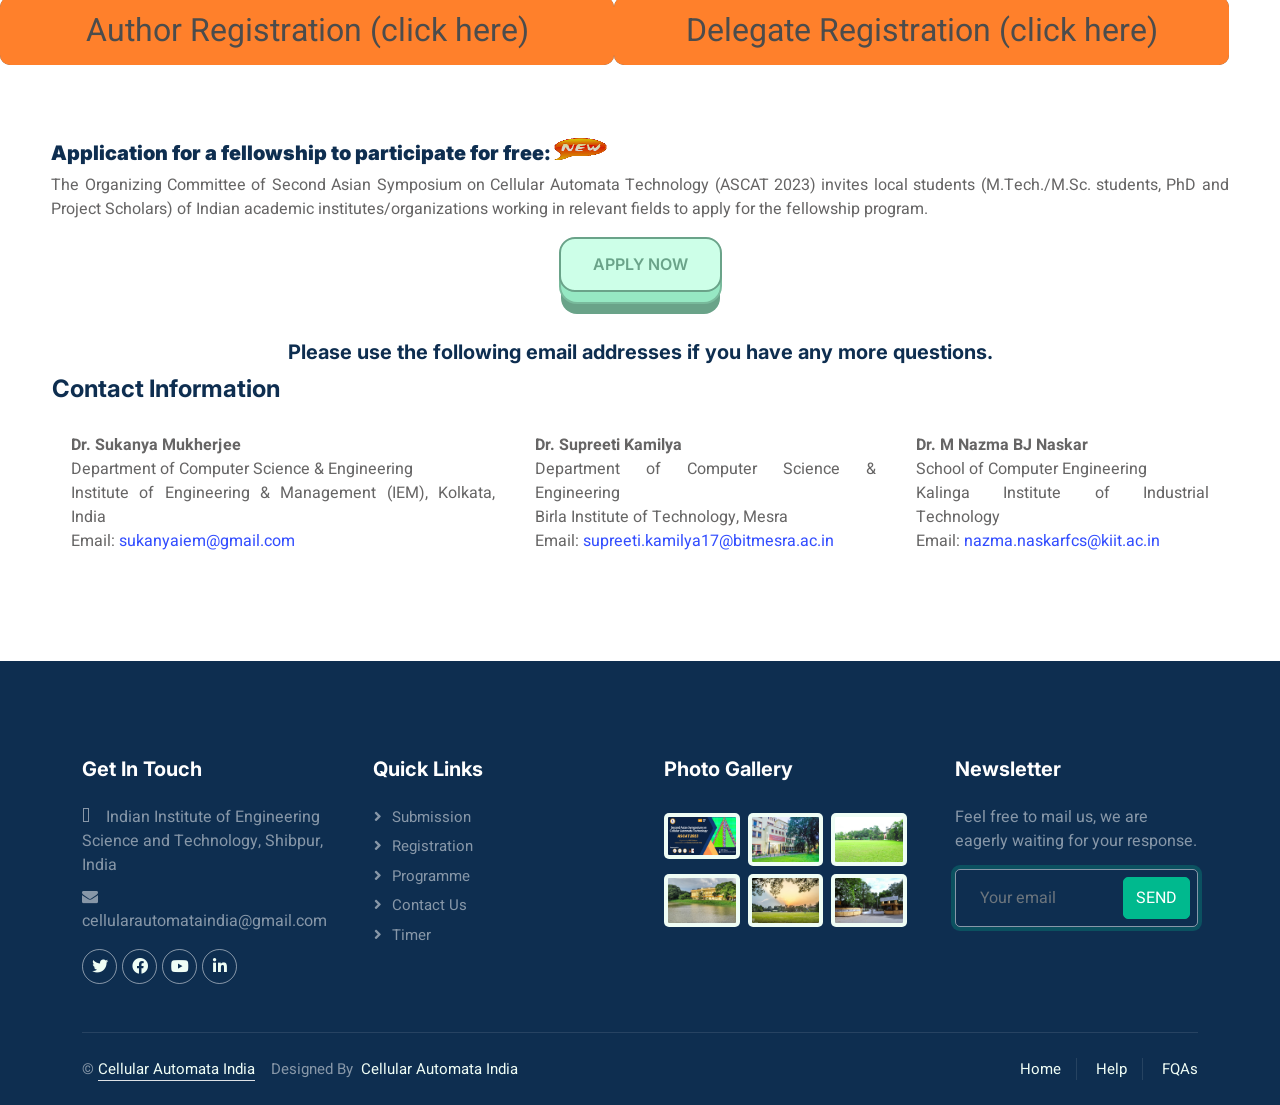
<file: 2023/registration.html>
<!DOCTYPE html>
<html lang="en">

<head>
    <meta charset="utf-8">
    <title>ASCAT 2023</title>
    <meta content="width=device-width, initial-scale=1.0" name="viewport">
    <meta content="" name="keywords">
    <meta content="" name="description">

    <!-- Favicon -->
    <link href="img/favicon.ico" rel="icon">

    <!-- Google Web Fonts -->
    <link rel="preconnect" href="https://fonts.googleapis.com">
    <link rel="preconnect" href="https://fonts.gstatic.com" crossorigin>
    <link href="https://fonts.googleapis.com/css2?family=Heebo:wght@400;500;600&family=Inter:wght@700;800&display=swap" rel="stylesheet">

    <!-- Icon Font Stylesheet -->
    <link href="https://cdnjs.cloudflare.com/ajax/libs/font-awesome/5.10.0/css/all.min.css" rel="stylesheet">
    <link href="https://cdn.jsdelivr.net/npm/bootstrap-icons@1.4.1/font/bootstrap-icons.css" rel="stylesheet">
    <link rel="stylesheet" href="https://cdnjs.cloudflare.com/ajax/libs/font-awesome/4.7.0/css/font-awesome.min.css">

    <!-- Libraries Stylesheet -->
    <link href="lib/animate/animate.min.css" rel="stylesheet">
    <link href="lib/owlcarousel/assets/owl.carousel.min.css" rel="stylesheet">

    <!-- Customized Bootstrap Stylesheet -->
    <link href="css/bootstrap.min.css" rel="stylesheet">

    <!-- Template Stylesheet -->
    <link href="css/style.css" rel="stylesheet">
</head>

<body>
    <div class="container-xxl bg-white p-0">
        <!-- Spinner Start -->
        <div id="spinner" class="show bg-white position-fixed translate-middle w-100 vh-100 top-50 start-50 d-flex align-items-center justify-content-center">
            <div class="spinner-border text-primary" style="width: 3rem; height: 3rem;" role="status">
                <span class="sr-only">Loading...</span>
            </div>
        </div>
        <!-- Spinner End -->


        <!-- Navbar Start -->
        <div class="container-fluid nav-bar bg-transparent">
            <nav class="navbar navbar-expand-lg bg-white navbar-light py-0 px-4">
                <a href="index.html" class="navbar-brand d-flex align-items-center text-center">
                    <div class="icon p-2 me-2">
                        <img class="img-fluid" src="img/icon-deal.png" alt="Icon" style="width: 30px; height: 30px;">
                    </div>
                    <h1 class="m-0 text-primary">ASCAT 2023</h1>
                </a>
                <button type="button" class="navbar-toggler" data-bs-toggle="collapse" data-bs-target="#navbarCollapse">
                    <span class="navbar-toggler-icon"></span>
                </button>
                <div class="collapse navbar-collapse" id="navbarCollapse">
                    <div class="navbar-nav ms-auto">
                        <a href="index.html" class="nav-item nav-link ">Home</a>
                        <a href="Program.html" class="nav-item nav-link">Program</a>
                        <a href="registration.html" class=" nav-item nav-link active">Registration</a>
                        <a href="speaker.html" class="nav-item nav-link">Speakers</a>
                        <a href="comitee.html" class="nav-item nav-link">Commitee</a>
                        <a href="PhDForum.html" class="nav-item nav-link">PhD Forum</a>

                        <!--                         <a href="contact.html" class="nav-item nav-link">Contact</a> -->
                        <!-- <div class="nav-item dropdown">
                            <a href="#" class="nav-link dropdown-toggle" data-bs-toggle="dropdown">Submission</a>
                            <div class="dropdown-menu rounded-0 m-0">
                                <a href="testimonial.html" class="dropdown-item">Testimonial</a>
                                <a href="404.html" class="dropdown-item">404 Error</a>
                            </div>
                        </div> -->
                        <div class="nav-item dropdown">
                            <a href="#" class="nav-link dropdown-toggle" data-bs-toggle="dropdown">More</a>
                            <div class="dropdown-menu rounded-0 m-0">

                                <a href="callforpaper.html" class="dropdown-item ">Call for Papers</a>
                                <a href="submission.html" class="dropdown-item">Submission</a>
                                <a href="venue.html" class="dropdown-item ">Venue</a>
                                <a href="contact.html" class="dropdown-item ">Contact</a>
                            </div>
                        </div>

                    </div>
                    <a href="../index.html" class="btn btn-primary px-3 d-none d-lg-flex ">Index</a>
                </div>
            </nav>
        </div>
        <!-- Navbar End -->


        <!-- Header Start -->
        <div class="container-fluid header bg-white p-0">
            <div class="row g-0 align-items-center flex-column-reverse flex-md-row">
                <div class="col-md-6 p-5 mt-lg-5">
                    <h1 class="display-5 animated fadeIn mb-4">Registration</h1>
                    <nav aria-label="breadcrumb animated fadeIn">
                        <ol class="breadcrumb text-uppercase">
                            <li class="breadcrumb-item"><a href="#">Home</a></li>
                            <li class="breadcrumb-item"><a href="#">Pages</a></li>
                            <li class="breadcrumb-item text-body active" aria-current="page">Registration</li>
                        </ol>
                    </nav>
                    <p class="animated fadeIn mb-4 pb-2 ">We have completed ASCAT 2023 Successfully.<br><br> The recordings of all sessions of ASCAT 2023 are now available in the YouTube Channel of Cellular Automata India. <a href="https://www.youtube.com/playlist?list=PLqoc-cQXyfLNtdzqcSlZW7_TII9Kd_77_"
                            target="_blank">Click here</a><br><br> Proceedings of ASCAT 2023 is now available online. <a href="https://link.springer.com/book/10.1007/978-981-99-0688-8" target="_blank">Please have a look</a>
                    </p>
                    <button class="pushable1" onclick="location.href = '../callforpaper2pdf'; ">
                        <span class="front1 fa fa-download">
                            Call for Papers
                        </span>
                    </button>
                    <button class="pushable1" onclick="location.href = '../Booklet_ASCAT2023.pdf'; ">
                        <span class="front1 fa fa-download">
                            Booklet
                        </span>
                </button>
                </div>
                <div class="col-md-6 animated fadeIn ">
                    <div class="owl-carousel header-carousel ">
                        <div class="owl-carousel-item ">
                            <img class="img-fluid " src="img/1.jpg " alt=" ">
                        </div>
                        <div class="owl-carousel-item ">
                            <img class="img-fluid " src="img/10.jpg " alt=" ">
                        </div>
                        <div class="owl-carousel-item ">
                            <img class="img-fluid " src="img/11.jpg " alt=" ">
                        </div>
                        <div class="owl-carousel-item ">
                            <img class="img-fluid " src="img/5.jpg " alt=" ">
                        </div>
                        <div class="owl-carousel-item ">
                            <img class="img-fluid " src="img/12.jpg " alt=" ">
                        </div>
                        <div class="owl-carousel-item ">
                            <img class="img-fluid " src="img/6.jpg " alt=" ">
                        </div>
                        <div class="owl-carousel-item ">
                            <img class="img-fluid " src="img/7.jpg " alt=" ">
                        </div>
                        <div class="owl-carousel-item ">
                            <img class="img-fluid " src="img/8.jpg " alt=" ">
                        </div>
                        <div class="owl-carousel-item ">
                            <img class="img-fluid " src="img/9.jpg " alt=" ">
                        </div>
                        <div class="owl-carousel-item ">
                            <img class="img-fluid " src="img/2.png " alt=" ">
                        </div>
                        <div class="owl-carousel-item ">
                            <img class="img-fluid " src="img/4.png " alt=" ">
                        </div>

                    </div>
                </div>
            </div>
        </div>
        <!-- Header End -->


        <!-- Search Start -->
        <!-- <div class="container-fluid bg-primary mb-5 wow fadeIn" data-wow-delay="0.1s" style="padding: 35px;">
            <div class="container">
                <div class="row g-2">
                    <div class="col-md-10">
                        <div class="row g-2">
                            <div class="col-md-4">
                                <input type="text" class="form-control border-0 py-3" placeholder="Search Keyword">
                            </div>
                            <div class="col-md-4">
                                <select class="form-select border-0 py-3">
                                    <option selected>Property Type</option>
                                    <option value="1">Property Type 1</option>
                                    <option value="2">Property Type 2</option>
                                    <option value="3">Property Type 3</option>
                                </select>
                            </div>
                            <div class="col-md-4">
                                <select class="form-select border-0 py-3">
                                    <option selected>Location</option>
                                    <option value="1">Location 1</option>
                                    <option value="2">Location 2</option>
                                    <option value="3">Location 3</option>
                                </select>
                            </div>
                        </div>
                    </div>
                    <div class="col-md-2">
                        <button class="btn btn-dark border-0 w-100 py-3">Search</button>
                    </div>
                </div>
            </div>
        </div> -->
        <!-- Search End -->

        <div class="container-fluid bg-primary mb-5 wow fadeIn " data-wow-delay="0.1s " style="padding: 20px; ">
            <div class="container ">
                <h1><span style="color:white;"> March 02-04, 2023 (hybrid) </span></h1>

            </div>
        </div>
        <!-- Search End -->

        <div class="def">
            <!-- <h6 align="left">Will be updated soon...
            </h6><br> <br> <br> <br> <br> <br> -->
            <h5 align="left">
                <font><b>Registration fees (inclusive of GST):</b></font>
            </h5>
            <br>
            <hr class="new6">
            <table align="center">
                <!-- class="date" align="center" border="0" style="padding:40" -->
                <td>&nbsp</td>
                <td></td>
                </tr>
                <tr>
                    <td>Early Registration (until January 21, 2023)</td>
                    <td>:&nbsp&nbsp&nbsp&nbsp&nbsp&nbsp</td>
                    <td>
                        <span><b>300 USD (General), Rs. 5000/- (Indian)</b></span>
                        </b>
                    </td>

                </tr>
                <tr>
                    <td>Student Registration (until January 21, 2023)</td>
                    <td>:&nbsp&nbsp&nbsp&nbsp&nbsp&nbsp</td>
                    <td><b>200 USD (General), Rs. 4000/- (Indian)</b></td>
                </tr>
                <tr>
                    <td>Late Registration (until February 27<sup>th</sup>)</td>
                    <td>:&nbsp&nbsp&nbsp&nbsp&nbsp&nbsp</td>
                    <td><b>400 USD (General), Rs. 6000/- (Indian)</b></td>
                </tr>
                <td>&nbsp</td>
                <td>&nbsp</td>

            </table>
            <ul>
                <li>
                    <h6><b>Note: Limited fellowship (Registration fees / TA / DA) will be offered to the participants. <img src="img/new.gif"  style="margin-top: -10px; height: 20px;; width: 4%;" >  &nbsp;</b> <button class="big-button1" onclick="window.location.href='https://docs.google.com/forms/d/e/1FAIpQLSd7zcZjLP_h5K6QAZyMGykuEFk_lVfU9U25eFi2j2UkChw0JA/viewform?usp=sf_link';">Apply Now</button></h6>
                </li>
            </ul>
            <br>
            <hr class="new6">
            <!-- <div id="smart-button-container">
                <div style="text-align: center;">
                  <div style="margin-bottom: 1.25rem;">
                    <p>Second Asian Symposium on Cellular Automata Technology (ASCAT 2023)</p>
                    <select id="item-options">
                        <option value="Early Registration" price="300">
                            Early Registration - 300 USD
                        </option>
                        <option value="Student Registration" price="200">
                            Student Registration - 200 USD
                        </option>
                        <option value="Late Registration" price="400">
                            Late Registration - 400 USD
                        </option>
                    </select>
                    <select style="visibility: hidden" id="quantitySelect"></select>
                  </div>
                <div id="paypal-button-container"></div>
                </div>
              </div> -->
            <br>

        </div>
        <!-- <br> -->

        <!-- 
                <br>
                <div style="width: 100%; float: left;"> <div class='register-form' >
                    <div class='regbutton aregbutton'>
                      <span> Application for Fellowship (Click Here) </span>
                    </div>
                    <div class='form aform'>
                      <form>
                        <iframe src="https://docs.google.com/forms/d/e/1FAIpQLSd7zcZjLP_h5K6QAZyMGykuEFk_lVfU9U25eFi2j2UkChw0JA/viewform?embedded=true" 
                        width="100%" height="2264" frameborder="0" marginheight="0" marginwidth="0">Loading…</iframe>
                      <div class='in-sec'> 
                        <span>Name</span><br>
                        <input type='text' name='name' value='John Appleseed'></br>
                       </div>
                       <div class='in-sec'> 
                        <span>Email</span><br>
                      <input type='text' name='name' value='jappleseed@example.com'></br>
                      </div>
                      <div class='in-sec'>
                      <input class='send' type='checkbox' name='yes'><span class='emailme'>send me annoying emails</span>
                      </div>
                      <input class='sub' type='submit' name='submit' value='submit'>
                      </form>
                    </div>
                  </div>
                </div>
                <br> -->

        <br>
        <div class="def">
            <!-- <h6 align="left">Will be updated soon...
                </h6><br> <br> <br> <br> <br> <br> -->
            <h5 align="left">
                The registration fees can be paid to the following account through e-transfer:
            </h5>
            <br>
            <hr class="new6">
            <table align="center">
                <!-- class="date" align="center" border="0" style="padding:40" -->
                <td>&nbsp</td>
                <td></td>
                </tr>
                <tr>
                    <td>Account Name</td>
                    <td>:&nbsp;&nbsp;&nbsp;&nbsp;&nbsp;&nbsp;</td>
                    <td>
                        <span><b>CONTINUING EDUCATION CENTRE BESUS</b></span>

                    </td>

                </tr>
                <tr>
                    <td>Account No. </td>
                    <td>:&nbsp;&nbsp;&nbsp;&nbsp;&nbsp;&nbsp;</td>
                    <td>
                        <span><b>1532010011963</b></span>
                        </b>
                    </td>

                </tr>
                <tr>
                    <td>Bank Name:</td>
                    <td>:&nbsp;&nbsp;&nbsp;&nbsp;&nbsp;&nbsp;</td>
                    <td>
                        <span><b>PUNJAB NATIONAL BANK</b></span>
                        </b>
                    </td>

                </tr>
                <tr>
                    <td>Branch </td>
                    <td>:&nbsp;&nbsp;&nbsp;&nbsp;&nbsp;&nbsp;</td>
                    <td>
                        <span><b>BESUS BRANCH</b></span>
                        </b>
                    </td>

                </tr>
                <tr>
                    <td>Branch Code </td>
                    <td>:&nbsp;&nbsp;&nbsp;&nbsp;&nbsp;&nbsp;</td>
                    <td>
                        <span><b>153220</b></span>
                        </b>
                    </td>

                </tr>
                <tr>
                    <td>IFSC </td>
                    <td>:&nbsp;&nbsp;&nbsp;&nbsp;&nbsp;&nbsp;</td>
                    <td>
                        <span><b>PUNB0153220</b></span>
                        </b>
                    </td>

                </tr>
                <tr>
                    <td>MICR </td>
                    <td>:&nbsp;&nbsp;&nbsp;&nbsp;&nbsp;&nbsp;</td>
                    <td>
                        <span><b>700024396</b></span>
                        </b>
                    </td>

                </tr>
                <tr>
                    <td>SWIFT code </td>
                    <td>:&nbsp;&nbsp;&nbsp;&nbsp;&nbsp;&nbsp;</td>
                    <td>
                        <span><b>PUNBINBBISB</b></span>
                        </b>
                    </td>

                </tr>
                <tr>
                    <td>Address </td>
                    <td>:&nbsp;&nbsp;&nbsp;&nbsp;&nbsp;&nbsp;</td>
                    <td>
                        <span><b>INDIAN INSTITUTE OF ENGINEERING SCIENCE AND TECHNOLOGY, SHIBPUR CAMPUS, P.O. - BOTANIC GARDEN, SHIBPUR, HOWRAH - 711103, WEST BENGAL, INDIA</b></span>
                        </b>
                    </td>

                </tr>

                <td>&nbsp</td>
                <td>&nbsp</td>

            </table>
            <hr class="new6">
            <br>
        </div>
        <div>
            <div style="width: 48%; float: left;">
                <div class='register-form'>
                    <div class='regbutton aregbutton'>
                        <span> Author Registration (click here)</span>
                    </div>
                    <div class='form aform'>
                        <form>
                            <iframe src="https://docs.google.com/forms/d/e/1FAIpQLSdf_7um-V0PRYoS5RbdfQUgAl8HIatGXoUH9UtU-5xIYJEyCg/viewform?embedded=true" width="100%" height="900" frameborder="0" marginheight="0" marginwidth="0">Loading…</iframe>
                            <!-- <div class='in-sec'> 
                    <span>Name</span><br>
                    <input type='text' name='name' value='John Appleseed'></br>
                   </div>
                   <div class='in-sec'> 
                    <span>Email</span><br>
                  <input type='text' name='name' value='jappleseed@example.com'></br>
                  </div>
                  <div class='in-sec'>
                  <input class='send' type='checkbox' name='yes'><span class='emailme'>send me annoying emails</span>
                  </div>
                  <input class='sub' type='submit' name='submit' value='submit'> -->
                        </form>
                    </div>
                </div>
            </div>
            <div style="width: 48%; float: left;">
                <div class='register-form'>
                    <div class='regbutton dregbutton'>
                        <span> Delegate Registration (click here)</span>
                    </div>
                    <div class='form dform'>
                        <form>
                            <iframe src="https://docs.google.com/forms/d/e/1FAIpQLSc2IxajnvDoxHSl3F9BwtXmfGrXlmkszIGnD1pBuywFXa32sg/viewform?embedded=true" width="100%" height="900" frameborder="0" marginheight="0" marginwidth="0">Loading…</iframe>
                            <!-- <div class='in-sec'> 
                    <span>Name</span><br>
                    <input type='text' name='name' value='John Appleseed'></br>
                   </div>
                   <div class='in-sec'> 
                    <span>Email</span><br>
                  <input type='text' name='name' value='jappleseed@example.com'></br>
                  </div>
                  <div class='in-sec'>
                  <input class='send' type='checkbox' name='yes'><span class='emailme'>send me annoying emails</span>
                  </div>
                  <input class='sub' type='submit' name='submit' value='submit'> -->
                        </form>
                    </div>
                </div>
            </div>
        </div>


        <br>
        <br>
        <div style="float:none;"></div>
        <br>
        <br>
        <br>
        <br>

        <div class="def">
            <h5 align="left">
                <font><b>Application for a fellowship to participate for free:</b><img src="img/new.gif" style="margin-top: -10px; height: 30px;; width: 5%;"></font>
            </h5>
            <!-- <h4 align="center">(ASCAT 2023)</h4> -->
            <p align="justify">
                The Organizing Committee of Second Asian Symposium on Cellular Automata Technology (ASCAT 2023) invites local students (M.Tech./M.Sc. students, PhD and Project Scholars) of Indian academic institutes/organizations working in relevant fields to apply for
                the fellowship program.
                <br>
                <!-- <h6 align="left">
                  <font>Recomendation letter requared for free registration; the format is provided in the link.  &nbsp; </font>
               <button class="pushable3" onclick="location.href = 'Recommendation.pdf'; " >
                  <span class="front3 fa fa-download">
                      Recomentation Letter
                  </span>
              </button>  </h6> -->
                <!-- <table>
                  <tr> -->
                <!-- <td><h5 align="left">
                          <font><b>Application for registration fee reimbursement and TA </b><img src="img/new.gif"  style="margin-top: -10px; height: 30px;; width: 5%;" > &nbsp; &nbsp; &nbsp;</font>
                      </h5> <button class="big-button" onclick="window.location.href='https://docs.google.com/forms/d/e/1FAIpQLSd7zcZjLP_h5K6QAZyMGykuEFk_lVfU9U25eFi2j2UkChw0JA/viewform?usp=sf_link';">Apply Now</button>
                       
                       </td> -->

                <h5 align="center">

                    <button class="big-button" onclick="window.location.href='https://docs.google.com/forms/d/e/1FAIpQLSfoggr0JlYIbZTswju9qizMjkd6XePzMRBPhB4DsZYyx4-D3g/viewform?usp=sf_link'">Apply Now</button> </h5>
                <!-- <a href="https://docs.google.com/forms/d/e/1FAIpQLSd7zcZjLP_h5K6QAZyMGykuEFk_lVfU9U25eFi2j2UkChw0JA/viewform?usp=sf_link" class="glowbutton glow-button" target="_blank">Click Here</a> -->




                </tr>
                </table>
                <br>
            </p>

        </div>


        <div class="def">
            <h5 align="center">Please use the following email addresses if you have any more questions.</h5>
            </li>

            <table border="0">
                <tr>
                    <td>

                    </td>
                </tr>
                <tr>
                    <td>
                        <h4 align="left">
                            <font>Contact Information</font>
                        </h4>
                    </td>
                </tr>
                <tr>
                    <td style="vertical-align: top;padding: 20px 20px 20px 20px;">
                        <p style="text-align:justify">
                            <b>Dr. Sukanya Mukherjee </b> <br> Department of Computer Science & Engineering<br> Institute of Engineering & Management (IEM), Kolkata, India<br> Email: <span style="color:rgb(50, 77, 255)">sukanyaiem@gmail.com</span> </br>
                            </br>
                        </p>
                    </td>

                    <td style="vertical-align: top;padding: 20px 20px 20px 20px;">
                        <p style="text-align:justify">
                            <b>Dr. Supreeti Kamilya </b> <br> Department of Computer Science & Engineering<br> Birla Institute of Technology, Mesra<br> Email: <span style="color:rgb(50, 77, 255)">supreeti.kamilya17@bitmesra.ac.in</span> </br>
                            </br>
                        </p>
                    </td>

                    <td style="vertical-align: top;padding: 20px 20px 20px 20px;">
                        <p style="text-align:justify">
                            <b>Dr. M Nazma BJ Naskar </b> <br> School of Computer Engineering<br> Kalinga Institute of Industrial Technology<br> Email: <span style="color:rgb(50, 77, 255)">nazma.naskarfcs@kiit.ac.in</span> </br>
                            </br>
                        </p>
                    </td>
                </tr>
            </table>
            <!-- <p style="text-align:justify">
                <b>Dr. Biplab K Sikdar</b> <br>
                Department of Computer Science and Technology,<br>
                Indian Institute of Engineering Science and Technology, Shibpur, India<br>
                Email: <span style="color:rgb(50, 77, 255)">biplab@cs.iiests.ac.in</span></br>
                </br>
            </p>

            <p style="text-align:justify">
                <b>Cellular Automata India </b> <br>
                Email: <span style="color:rgb(50, 77, 255)">cellularautomataindia@gmail.com</span></br>
                </br>
            </p> -->
        </div>



        <!-- About Start -->

        <!-- About End -->


        <!-- Call to Action Start -->

        <!-- Call to Action End -->


        <!-- Team Start -->
        <!-- <div class="container-xxl py-5">
            <div class="container">
                <div class="text-center mx-auto mb-5 wow fadeInUp" data-wow-delay="0.1s" style="max-width: 600px;">
                    <h1 class="mb-3">Property Agents</h1>
                    <p>Eirmod sed ipsum dolor sit rebum labore magna erat. Tempor ut dolore lorem kasd vero ipsum sit eirmod sit. Ipsum diam justo sed rebum vero dolor duo.</p>
                </div>
                <div class="row g-4">
                    <div class="col-lg-3 col-md-6 wow fadeInUp" data-wow-delay="0.1s">
                        <div class="team-item rounded overflow-hidden">
                            <div class="position-relative">
                                <img class="img-fluid" src="img/team-1.jpg" alt="">
                                <div class="position-absolute start-50 top-100 translate-middle d-flex align-items-center">
                                    <a class="btn btn-square mx-1" href=""><i class="fab fa-facebook-f"></i></a>
                                    <a class="btn btn-square mx-1" href=""><i class="fab fa-twitter"></i></a>
                                    <a class="btn btn-square mx-1" href=""><i class="fab fa-instagram"></i></a>
                                </div>
                            </div>
                            <div class="text-center p-4 mt-3">
                                <h5 class="fw-bold mb-0">Full Name</h5>
                                <small>Designation</small>
                            </div>
                        </div>
                    </div>
                    <div class="col-lg-3 col-md-6 wow fadeInUp" data-wow-delay="0.3s">
                        <div class="team-item rounded overflow-hidden">
                            <div class="position-relative">
                                <img class="img-fluid" src="img/team-2.jpg" alt="">
                                <div class="position-absolute start-50 top-100 translate-middle d-flex align-items-center">
                                    <a class="btn btn-square mx-1" href=""><i class="fab fa-facebook-f"></i></a>
                                    <a class="btn btn-square mx-1" href=""><i class="fab fa-twitter"></i></a>
                                    <a class="btn btn-square mx-1" href=""><i class="fab fa-instagram"></i></a>
                                </div>
                            </div>
                            <div class="text-center p-4 mt-3">
                                <h5 class="fw-bold mb-0">Full Name</h5>
                                <small>Designation</small>
                            </div>
                        </div>
                    </div>
                    <div class="col-lg-3 col-md-6 wow fadeInUp" data-wow-delay="0.5s">
                        <div class="team-item rounded overflow-hidden">
                            <div class="position-relative">
                                <img class="img-fluid" src="img/team-3.jpg" alt="">
                                <div class="position-absolute start-50 top-100 translate-middle d-flex align-items-center">
                                    <a class="btn btn-square mx-1" href=""><i class="fab fa-facebook-f"></i></a>
                                    <a class="btn btn-square mx-1" href=""><i class="fab fa-twitter"></i></a>
                                    <a class="btn btn-square mx-1" href=""><i class="fab fa-instagram"></i></a>
                                </div>
                            </div>
                            <div class="text-center p-4 mt-3">
                                <h5 class="fw-bold mb-0">Full Name</h5>
                                <small>Designation</small>
                            </div>
                        </div>
                    </div>
                    <div class="col-lg-3 col-md-6 wow fadeInUp" data-wow-delay="0.7s">
                        <div class="team-item rounded overflow-hidden">
                            <div class="position-relative">
                                <img class="img-fluid" src="img/team-4.jpg" alt="">
                                <div class="position-absolute start-50 top-100 translate-middle d-flex align-items-center">
                                    <a class="btn btn-square mx-1" href=""><i class="fab fa-facebook-f"></i></a>
                                    <a class="btn btn-square mx-1" href=""><i class="fab fa-twitter"></i></a>
                                    <a class="btn btn-square mx-1" href=""><i class="fab fa-instagram"></i></a>
                                </div>
                            </div>
                            <div class="text-center p-4 mt-3">
                                <h5 class="fw-bold mb-0">Full Name</h5>
                                <small>Designation</small>
                            </div>
                        </div>
                    </div>
                </div>
            </div>
        </div> -->
        <!-- Team End -->


        <!-- Footer Start -->
        <div id="footer" class="container-fluid bg-dark text-white-50 footer pt-5 mt-5 wow fadeIn " data-wow-delay="0.1s ">
            <div class="container py-5 ">
                <div class="row g-5 ">
                    <div class="col-lg-3 col-md-6 ">
                        <h5 class="text-white mb-4 ">Get In Touch</h5>
                        <p class="mb-2 "><i class="fa fa-map-marker-alt me-3 "></i>Indian Institute of Engineering Science and Technology, Shibpur, India</p>
                        <!-- <p class="mb-2 "><i class="fa fa-phone-alt me-3 "></i>+0123456789</p> -->
                        <p class="mb-2 "><i class="fa fa-envelope me-3 "></i>cellularautomataindia@gmail.com</p>
                        <div class="d-flex pt-2 ">
                            <a class="btn btn-outline-light btn-social " href=" "><i class="fab fa-twitter "></i></a>
                            <a class="btn btn-outline-light btn-social " href=" "><i class="fab fa-facebook-f "></i></a>
                            <a class="btn btn-outline-light btn-social " href=" "><i class="fab fa-youtube "></i></a>
                            <a class="btn btn-outline-light btn-social " href=" "><i class="fab fa-linkedin-in "></i></a>
                        </div>
                    </div>
                    <div class="col-lg-3 col-md-6 ">
                        <h5 class="text-white mb-4 ">Quick Links</h5>
                        <a class="btn btn-link text-white-50 " href="submission.html">Submission</a>
                        <a class="btn btn-link text-white-50 " href="registration.html">Registration</a>
                        <a class="btn btn-link text-white-50 " href="Program.html">Programme</a>
                        <a class="btn btn-link text-white-50 " href="contact.html">Contact Us</a>
                        <a class="btn btn-link text-white-50 " href="../index.html">Timer</a>
                    </div>
                    <div class="col-lg-3 col-md-6 ">
                        <h5 class="text-white mb-4 ">Photo Gallery</h5>
                        <div class="row g-2 pt-2 ">
                            <div class="col-4 ">
                                <img class="img-fluid rounded bg-light p-1 " src="img/property-1.jpg " alt=" ">
                            </div>
                            <div class="col-4 ">
                                <img class="img-fluid rounded bg-light p-1 " src="img/property-2.jpg " alt=" ">
                            </div>
                            <div class="col-4 ">
                                <img class="img-fluid rounded bg-light p-1 " src="img/property-3.jpg " alt=" ">
                            </div>
                            <div class="col-4 ">
                                <img class="img-fluid rounded bg-light p-1 " src="img/property-4.png " alt=" ">
                            </div>
                            <div class="col-4 ">
                                <img class="img-fluid rounded bg-light p-1 " src="img/property-5.jpg " alt=" ">
                            </div>
                            <div class="col-4 ">
                                <img class="img-fluid rounded bg-light p-1 " src="img/property-6.jpg " alt=" ">
                            </div>
                        </div>
                    </div>
                    <div class="col-lg-3 col-md-6 ">
                        <h5 class="text-white mb-4 ">Newsletter</h5>
                        <p>Feel free to mail us, we are eagerly waiting for your response.</p>
                        <form class="position-relative mx-auto " style="max-width: 400px; " method="post" role="form" action="mailto:cellularautomataindia@gmail.com" enctype="text/plain">
                            <input class="form-control bg-transparent w-100 py-3 ps-4 pe-5 " id="email" name="email" type="text " placeholder="Your email" required autofocus>
                            <button type="button " class="btn btn-primary py-2 position-absolute top-0 end-0 mt-2 me-2 ">Send</button>
                        </form>
                    </div>
                </div>
            </div>
            <div class="container ">
                <div class="copyright ">
                    <div class="row ">
                        <div class="col-md-6 text-center text-md-start mb-3 mb-md-0 ">
                            &copy; <a class="border-bottom " href="https://www.cellularautomata.in">Cellular Automata India</a> &nbsp;&nbsp;&nbsp;Designed By &nbsp;<a href="https://www.cellularautomata.in ">Cellular Automata India</a>
                        </div>
                        <div class="col-md-6 text-center text-md-end ">
                            <div class="footer-menu ">
                                <a href="#">Home</a>
                                <!-- <a href=" ">Cookies</a> -->
                                <a href="#footer">Help</a>
                                <a href="#footer">FQAs</a>
                            </div>
                        </div>
                    </div>
                </div>
            </div>
        </div>
        <!-- Footer End -->


        <!-- Back to Top -->
        <a href="#" class="btn btn-lg btn-primary btn-lg-square back-to-top"><i class="bi bi-arrow-up"></i></a>
    </div>

    <!-- JavaScript Libraries -->
    <script src="https://code.jquery.com/jquery-3.4.1.min.js"></script>
    <script src="https://cdn.jsdelivr.net/npm/bootstrap@5.0.0/dist/js/bootstrap.bundle.min.js"></script>
    <script src="lib/wow/wow.min.js"></script>
    <script src="lib/easing/easing.min.js"></script>
    <script src="lib/waypoints/waypoints.min.js"></script>
    <script src="lib/owlcarousel/owl.carousel.min.js"></script>

    <!-- Template Javascript -->
    <script src="js/main.js"></script>
    <script src="https://www.paypal.com/sdk/js?client-id=sb&enable-funding=venmo&currency=USD" data-sdk-integration-source="button-factory"></script>
    <script>
        $(document).ready(function() {
            $('.aregbutton').on('click', function() {
                $('.aform').slideToggle();
                $('.aregbutton').toggleClass('border');
            });
            $('.send').on('click', function() {
                $('.sub').slideToggle();
            });

        });
        $(document).ready(function() {
            $('.dregbutton').on('click', function() {
                $('.dform').slideToggle();
                $('.dregbutton').toggleClass('border');
            });
            $('.send').on('click', function() {
                $('.sub').slideToggle();
            });

        });
    </script>


    <!-- <script>
        function initPayPalButton() {
          var shipping = 0;
          var itemOptions = document.querySelector("#smart-button-container #item-options");
      var quantity = parseInt();
      var quantitySelect = document.querySelector("#smart-button-container #quantitySelect");
      if (!isNaN(quantity)) {
        quantitySelect.style.visibility = "visible";
      }
      var orderDescription = 'Second Asian Symposium on Cellular Automata Technology (ASCAT 2023)';
      if(orderDescription === '') {
        orderDescription = 'Item';
      }
      paypal.Buttons({
        style: {
          shape: 'rect',
          color: 'gold',
          layout: 'horizontal',
          label: 'pay',
          tagline: true
        },
        createOrder: function(data, actions) {
          var selectedItemDescription = itemOptions.options[itemOptions.selectedIndex].value;
          var selectedItemPrice = parseFloat(itemOptions.options[itemOptions.selectedIndex].getAttribute("price"));
          var tax = (0 === 0 || false) ? 0 : (selectedItemPrice * (parseFloat(0)/100));
          if(quantitySelect.options.length > 0) {
            quantity = parseInt(quantitySelect.options[quantitySelect.selectedIndex].value);
          } else {
            quantity = 1;
          }
  
          tax *= quantity;
          tax = Math.round(tax * 100) / 100;
          var priceTotal = quantity * selectedItemPrice + parseFloat(shipping) + tax;
          priceTotal = Math.round(priceTotal * 100) / 100;
          var itemTotalValue = Math.round((selectedItemPrice * quantity) * 100) / 100;
  
          return actions.order.create({
            purchase_units: [{
              description: orderDescription,
              amount: {
                currency_code: 'USD',
                value: priceTotal,
                breakdown: {
                  item_total: {
                    currency_code: 'USD',
                    value: itemTotalValue,
                  },
                  shipping: {
                    currency_code: 'USD',
                    value: shipping,
                  },
                  tax_total: {
                    currency_code: 'USD',
                    value: tax,
                  }
                }
              },
              items: [{
                name: selectedItemDescription,
                unit_amount: {
                  currency_code: 'USD',
                  value: selectedItemPrice,
                },
                quantity: quantity
              }]
            }]
          });
        },
        onApprove: function(data, actions) {
          return actions.order.capture().then(function(orderData) {
            
            // Full available details
            console.log('Capture result', orderData, JSON.stringify(orderData, null, 2));
  
            // Show a success message within this page, e.g.
            const element = document.getElementById('paypal-button-container');
            element.innerHTML = '';
            element.innerHTML = '<h3>Thank you for your payment!</h3>';
  
            // Or go to another URL:  actions.redirect('thank_you.html');
  
          });
        },
        onError: function(err) {
          console.log(err);
        },
      }).render('#paypal-button-container');
    }
    initPayPalButton();
      </script> -->
</body>

</html>
</file>
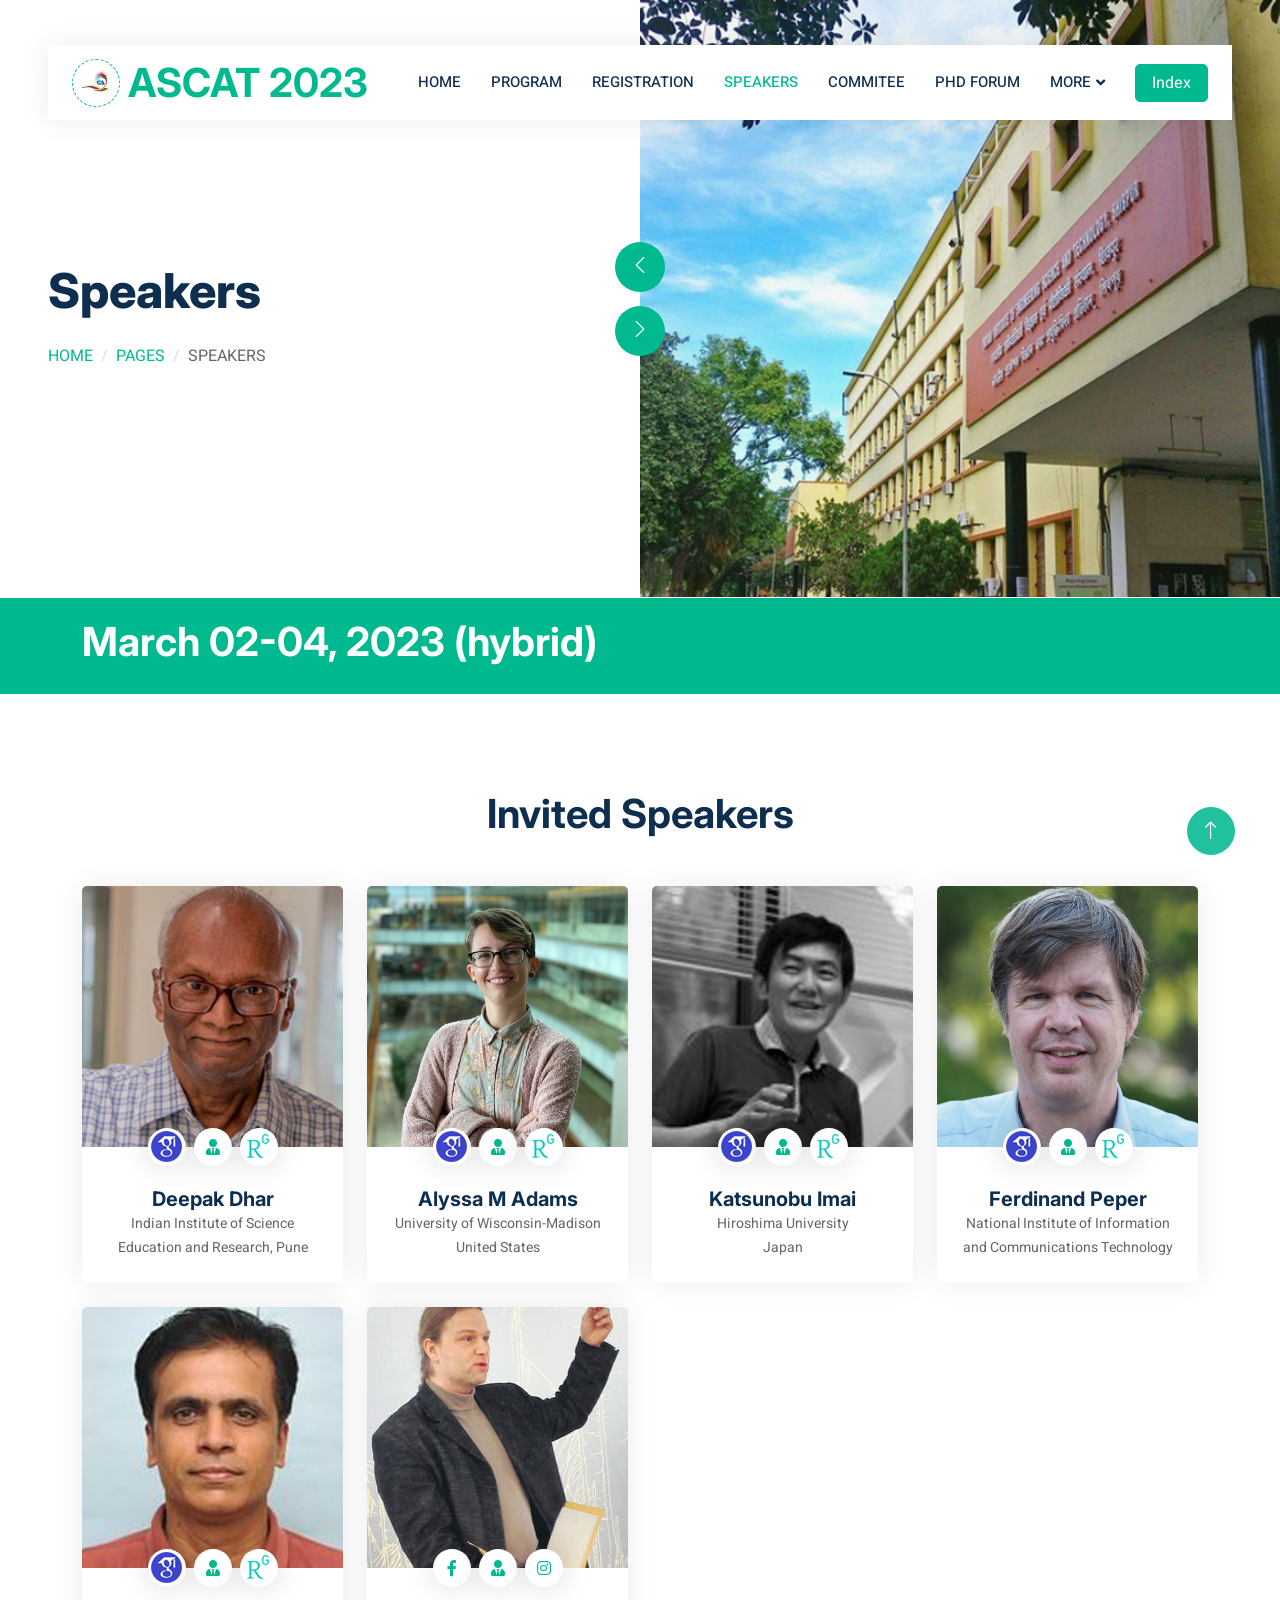
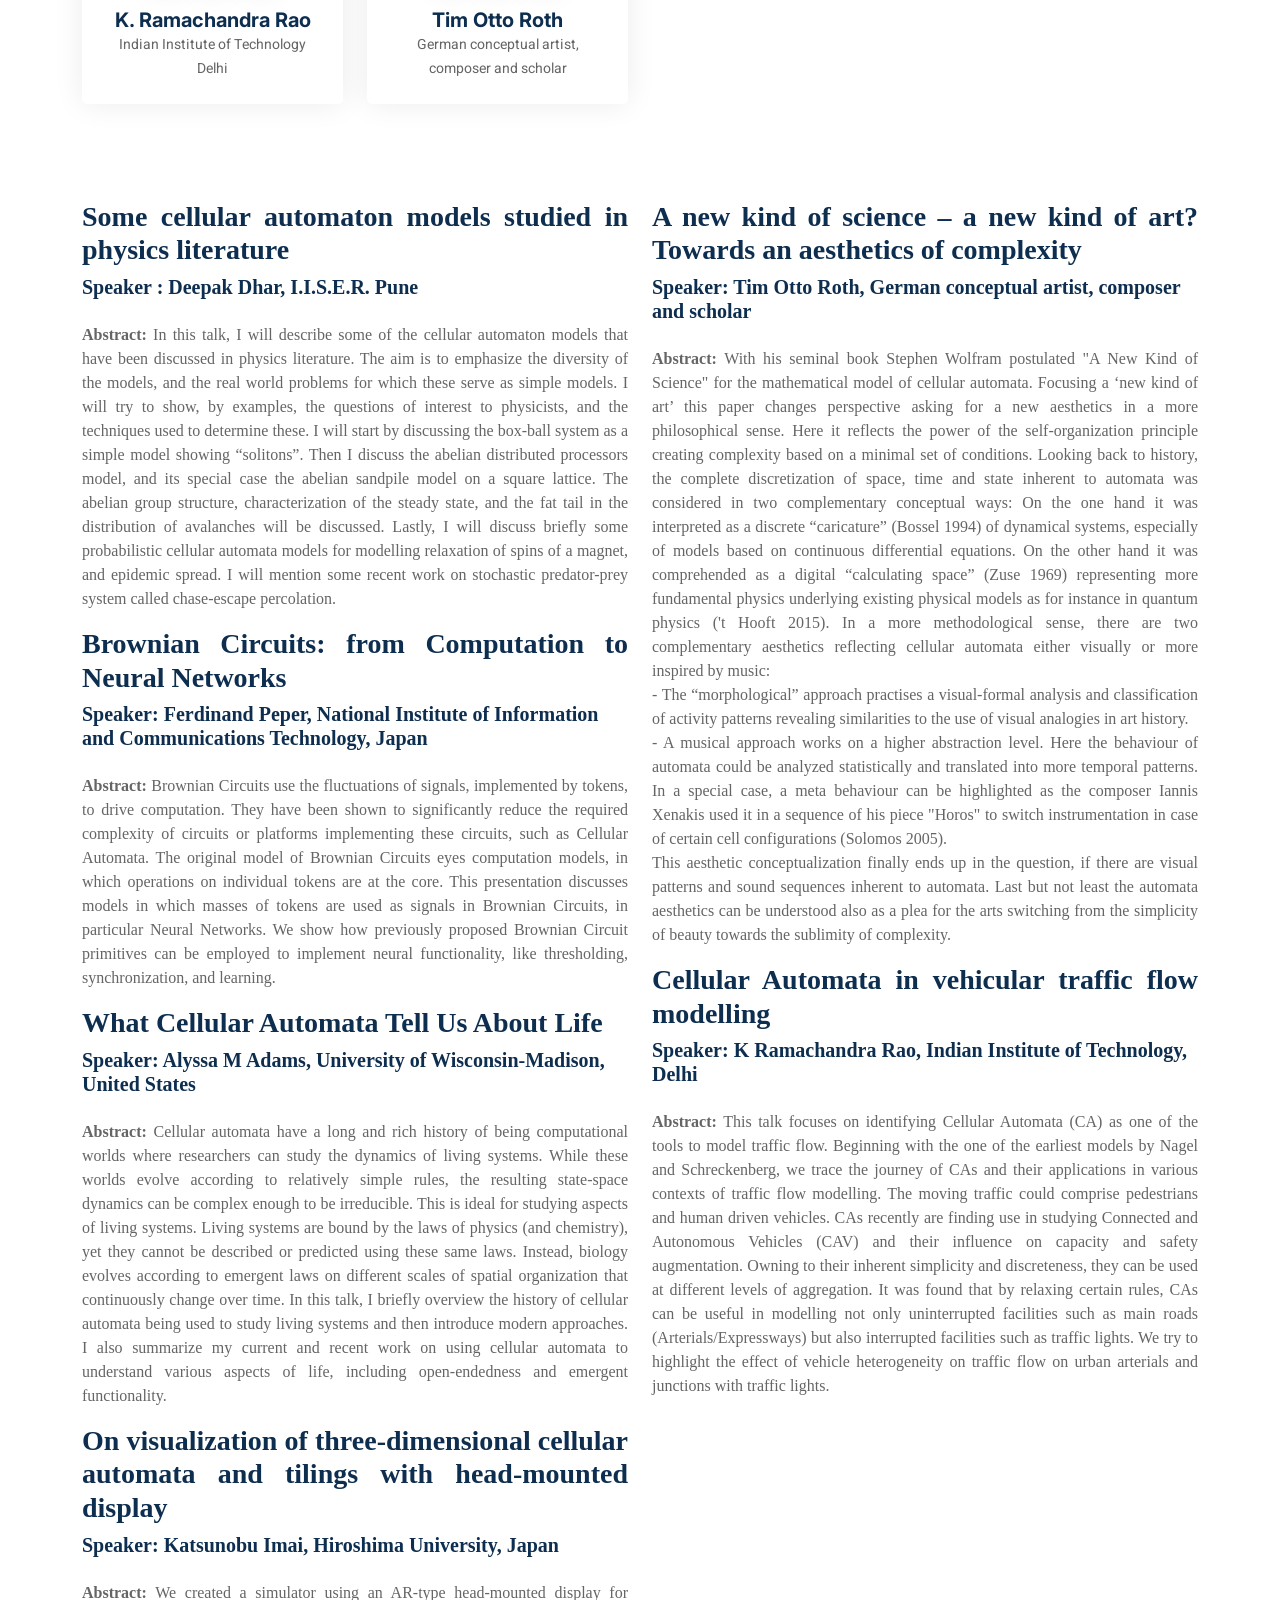
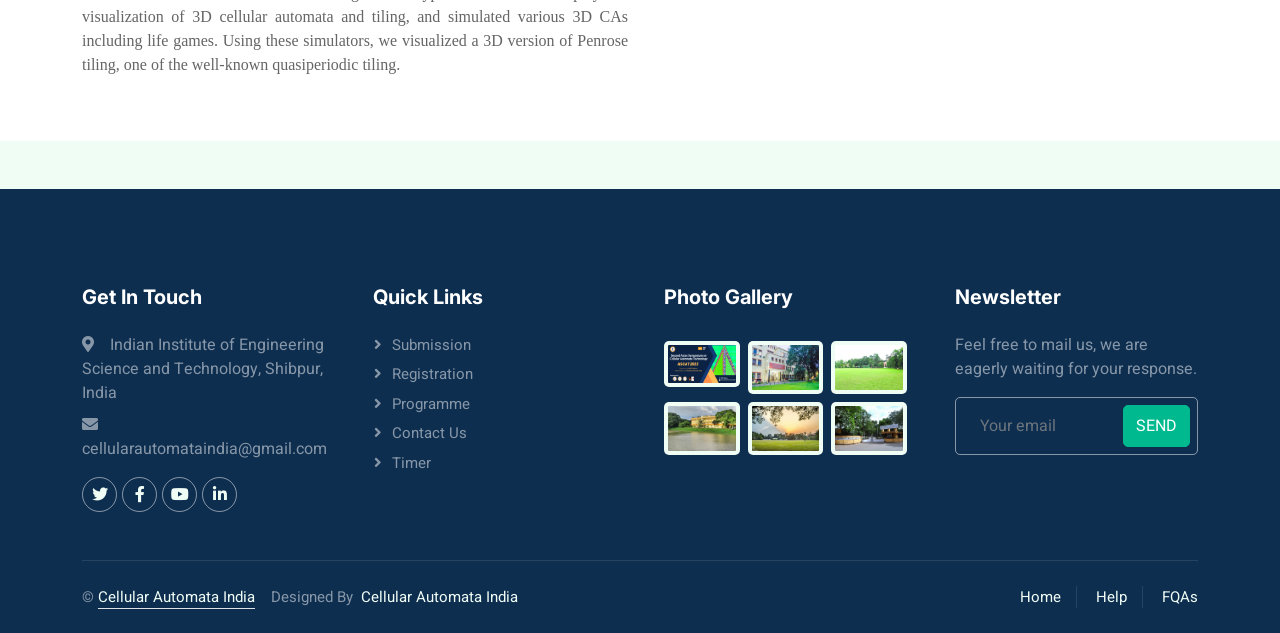
<file: 2023/speaker.html>
<!DOCTYPE html>
<html lang="en">

<head>
    <meta charset="utf-8">
    <title>ASCAT 2023</title>
    <meta content="width=device-width, initial-scale=1.0" name="viewport">
    <meta content="" name="keywords">
    <meta content="" name="description">

    <!-- Favicon -->
    <link href="img/favicon.ico" rel="icon">

    <!-- Google Web Fonts -->
    <link rel="preconnect" href="https://fonts.googleapis.com">
    <link rel="preconnect" href="https://fonts.gstatic.com" crossorigin>
    <link href="https://fonts.googleapis.com/css2?family=Heebo:wght@400;500;600&family=Inter:wght@700;800&display=swap" rel="stylesheet">

    <!-- Icon Font Stylesheet -->
    <link href="https://cdnjs.cloudflare.com/ajax/libs/font-awesome/5.10.0/css/all.min.css" rel="stylesheet">
    <link href="https://cdn.jsdelivr.net/npm/bootstrap-icons@1.4.1/font/bootstrap-icons.css" rel="stylesheet">

    <!-- Libraries Stylesheet -->
    <link href="lib/animate/animate.min.css" rel="stylesheet">
    <link href="lib/owlcarousel/assets/owl.carousel.min.css" rel="stylesheet">

    <!-- Customized Bootstrap Stylesheet -->
    <link href="css/bootstrap.min.css" rel="stylesheet">

    <!-- Template Stylesheet -->
    <link href="css/style.css" rel="stylesheet">
</head>

<body>
    <div class="container-xxl bg-white p-0">
        <!-- Spinner Start -->
        <div id="spinner" class="show bg-white position-fixed translate-middle w-100 vh-100 top-50 start-50 d-flex align-items-center justify-content-center">
            <div class="spinner-border text-primary" style="width: 3rem; height: 3rem;" role="status">
                <span class="sr-only">Loading...</span>
            </div>
        </div>
        <!-- Spinner End -->


               <!-- Navbar Start -->
               <div class="container-fluid nav-bar bg-transparent">
                <nav class="navbar navbar-expand-lg bg-white navbar-light py-0 px-4">
                    <a href="index.html" class="navbar-brand d-flex align-items-center text-center">
                        <div class="icon p-2 me-2">
                            <img class="img-fluid" src="img/icon-deal.png" alt="Icon" style="width: 30px; height: 30px;">
                        </div>
                        <h1 class="m-0 text-primary">ASCAT 2023</h1>
                    </a>
                    <button type="button" class="navbar-toggler" data-bs-toggle="collapse" data-bs-target="#navbarCollapse">
                    <span class="navbar-toggler-icon"></span>
                </button>
                   <div class="collapse navbar-collapse" id="navbarCollapse">
                        <div class="navbar-nav ms-auto">
                            <a href="index.html" class="nav-item nav-link ">Home</a>
                            <a href="Program.html" class="nav-item nav-link">Program</a>
                            <a href="registration.html" class=" nav-item nav-link ">Registration</a>
                            <a href="speaker.html" class="nav-item nav-link active">Speakers</a>
                            <a href="comitee.html" class="nav-item nav-link">Commitee</a>
                            <a href="PhDForum.html" class="nav-item nav-link">PhD Forum</a>

                            <!--                         <a href="contact.html" class="nav-item nav-link">Contact</a> -->
                            <!-- <div class="nav-item dropdown">
                            <a href="#" class="nav-link dropdown-toggle" data-bs-toggle="dropdown">Submission</a>
                            <div class="dropdown-menu rounded-0 m-0">
                                <a href="testimonial.html" class="dropdown-item">Testimonial</a>
                                <a href="404.html" class="dropdown-item">404 Error</a>
                            </div>
                        </div> -->
                            <div class="nav-item dropdown">
                                <a href="#" class="nav-link dropdown-toggle" data-bs-toggle="dropdown">More</a>
                                <div class="dropdown-menu rounded-0 m-0">

                                    <a href="callforpaper.html" class="dropdown-item ">Call for Papers</a>
                                    <a href="submission.html" class="dropdown-item">Submission</a>
                                    <a href="venue.html" class="dropdown-item ">Venue</a>
                                    <a href="contact.html" class="dropdown-item ">Contact</a>
                                </div>
                            </div>

                        </div>
                        <a href="../index.html" class="btn btn-primary px-3 d-none d-lg-flex ">Index</a>
                    </div>
                </nav>
            </div>
            <!-- Navbar End -->


        <!-- Header Start -->
        <div class="container-fluid header bg-white p-0">
            <div class="row g-0 align-items-center flex-column-reverse flex-md-row">
                <div class="col-md-6 p-5 mt-lg-5">
                    <h1 class="display-5 animated fadeIn mb-4">Speakers</h1>
                    <nav aria-label="breadcrumb animated fadeIn">
                        <ol class="breadcrumb text-uppercase">
                            <li class="breadcrumb-item"><a href="#">Home</a></li>
                            <li class="breadcrumb-item"><a href="#">Pages</a></li>
                            <li class="breadcrumb-item text-body active" aria-current="page">Speakers</li>
                        </ol>
                    </nav>
                </div>
                <div class="col-md-6 animated fadeIn ">
                    <div class="owl-carousel header-carousel ">
                        <div class="owl-carousel-item ">
                            <img class="img-fluid " src="img/1.jpg " alt=" ">
                        </div>
                        <div class="owl-carousel-item ">
                            <img class="img-fluid " src="img/10.jpg " alt=" ">
                        </div>
                        <div class="owl-carousel-item ">
                            <img class="img-fluid " src="img/11.jpg " alt=" ">
                        </div>                            
                        <div class="owl-carousel-item ">
                            <img class="img-fluid " src="img/5.jpg " alt=" ">
                        </div>
                        <div class="owl-carousel-item ">
                            <img class="img-fluid " src="img/12.jpg " alt=" ">
                        </div>
                        <div class="owl-carousel-item ">
                            <img class="img-fluid " src="img/6.jpg " alt=" ">
                        </div>
                        <div class="owl-carousel-item ">
                            <img class="img-fluid " src="img/7.jpg " alt=" ">
                        </div>
                        <div class="owl-carousel-item ">
                            <img class="img-fluid " src="img/8.jpg " alt=" ">
                        </div>
                        <div class="owl-carousel-item ">
                            <img class="img-fluid " src="img/9.jpg " alt=" ">
                        </div>
                        <div class="owl-carousel-item ">
                            <img class="img-fluid " src="img/2.png " alt=" ">
                        </div>
                        <div class="owl-carousel-item ">
                            <img class="img-fluid " src="img/4.png " alt=" ">
                        </div>

                    </div>
                </div>
            </div>
        </div>
        <!-- Header End -->


        <!-- Search Start -->
        <!-- <div class="container-fluid bg-primary mb-5 wow fadeIn" data-wow-delay="0.1s" style="padding: 35px;">
            <div class="container">
                <div class="row g-2">
                    <div class="col-md-10">
                        <div class="row g-2">
                            <div class="col-md-4">
                                <input type="text" class="form-control border-0 py-3" placeholder="Search Keyword">
                            </div>
                            <div class="col-md-4">
                                <select class="form-select border-0 py-3">
                                    <option selected>Property Type</option>
                                    <option value="1">Property Type 1</option>
                                    <option value="2">Property Type 2</option>
                                    <option value="3">Property Type 3</option>
                                </select>
                            </div>
                            <div class="col-md-4">
                                <select class="form-select border-0 py-3">
                                    <option selected>Location</option>
                                    <option value="1">Location 1</option>
                                    <option value="2">Location 2</option>
                                    <option value="3">Location 3</option>
                                </select>
                            </div>
                        </div>
                    </div>
                    <div class="col-md-2">
                        <button class="btn btn-dark border-0 w-100 py-3">Search</button>
                    </div>
                </div>
            </div>
        </div> -->
        <!-- Search End -->

        <div class="container-fluid bg-primary mb-5 wow fadeIn " data-wow-delay="0.1s " style="padding: 20px; ">
            <div class="container ">
                <h1><span style="color:white;"> March 02-04, 2023 (hybrid) </span></h1>

            </div>
        </div>
        <!-- Search End -->

        <div class="def">
            <!-- Team Start -->
            <div class="container-xxl py-5 ">
                <div class="container ">
                    <div class="text-center mx-auto mb-5 wow fadeInUp " data-wow-delay="0.1s " style="max-width: 600px; ">
                        <h1 class="mb-3 ">Invited Speakers</h1>
                       
                    </div>
                    <div class="row g-4 ">
                        <div class="col-lg-3 col-md-6 wow fadeInUp " data-wow-delay="0.1s ">
                            <div class="team-item rounded overflow-hidden ">
                                <div class="position-relative ">
                                    <img class="img-fluid " src="img/DD.jpg" alt=" ">
                                    
                                    <div class="position-absolute start-50 top-100 translate-middle d-flex align-items-center ">
                                        <a class="btn btn-square mx-1 " href="https://scholar.google.co.in/citations?user=dl1wQfwAAAAJ&hl=en" target="_blank"><i class="fab "><img src="img/icons/gs.png"></i></a>
                                        <a class="btn btn-square mx-1 " href="https://www.iiserpune.ac.in/research/department/physics/people/faculty/visiting-faculty/deepak-dhar/26" target="_blank"><i class="fab fas fa-user-tie "></i></a>
                                        <a class="btn btn-square mx-1 " href="https://www.researchgate.net/profile/Deepak-Dhar" target="_blank"><i class="fab "><img src="img/icons/rg.png"></i></a>
                                    </div>
                                </div>
                                <div class="text-center p-4 mt-3 ">
                                    <h5 class="fw-bold mb-0 ">Deepak Dhar</h5>
                                    <small>Indian Institute of Science Education and Research, Pune</small>
                                </div>
                            </div>
                        </div> 
                        <!-- <div class="col-lg-3 col-md-6 wow fadeInUp " data-wow-delay="0.3s ">
                            <div class="team-item rounded overflow-hidden ">
                                <div class="position-relative ">
                                    <img class="img-fluid " src="img/AA.jpg" alt=" ">
                                    <div class="position-absolute start-50 top-100 translate-middle d-flex align-items-center ">
                                        <a class="btn btn-square mx-1 " href="https://scholar.google.com/citations?user=KzspA6sAAAAJ&hl=en" target="_blank"><i class="fab "><img src="img/icons/gs.png"></i></a>
                                        <a class="btn btn-square mx-1 " href="https://uwpa.wisc.edu/staff/adams-alyssa/" target="_blank"><i class="fab fas fa-user-tie "></i></a>
                                        <a class="btn btn-square mx-1 " href="https://www.researchgate.net/profile/Alyssa-Adams-5" target="_blank"><i class="fab "><img src="img/icons/rg.png"></i></a>
                                    </div>
                                </div>
                                <div class="text-center p-4 mt-3 ">
                                    <h5 class="fw-bold mb-0 ">Alyssa M Adams</h5>
                                    <small>University of Wisconsin-Madison</small>
                                </div>
                            </div>
                            </div>
                        </div> -->
                        <div class="col-lg-3 col-md-6 wow fadeInUp " data-wow-delay="0.5s ">
                            <div class="team-item rounded overflow-hidden ">
                                <div class="position-relative ">
                                    <img class="img-fluid " src="img/AA.jpg" alt=" ">
                                    <div class="position-absolute start-50 top-100 translate-middle d-flex align-items-center ">
                                        <a class="btn btn-square mx-1 " href="https://scholar.google.com/citations?user=KzspA6sAAAAJ&hl=en" target="_blank"><i class="fab "><img src="img/icons/gs.png"></i></a>
                                        <a class="btn btn-square mx-1 " href="https://uwpa.wisc.edu/staff/adams-alyssa/" target="_blank"><i class="fab fas fa-user-tie "></i></a>
                                        <a class="btn btn-square mx-1 " href="https://www.researchgate.net/profile/Alyssa-Adams-5" target="_blank"><i class="fab "><img src="img/icons/rg.png"></i></a>
                                   </div>
                                </div>
                                <div class="text-center p-4 mt-3 ">
                                    <h5 class="fw-bold mb-0 ">Alyssa M Adams</h5>
                                    <small>University of Wisconsin-Madison<br> United States</small>
                                </div>
                            </div>
                        </div>
                        <div class="col-lg-3 col-md-6 wow fadeInUp " data-wow-delay="0.5s ">
                            <div class="team-item rounded overflow-hidden ">
                                <div class="position-relative ">
                                    <img class="img-fluid " src="img/KI.jpg" alt=" ">
                                    <div class="position-absolute start-50 top-100 translate-middle d-flex align-items-center ">
                                        <a class="btn btn-square mx-1 " href="https://scholar.google.com/citations?user=q3eHh5cAAAAJ&hl=en" target="_blank"><i class="fab "><img src="img/icons/gs.png"></i></a>
                                        <a class="btn btn-square mx-1 " href="https://seeds.office.hiroshima-u.ac.jp/profile/en.485b6cfc1f816173520e17560c007669.html" target="_blank"><i class="fab fas fa-user-tie "></i></a>
                                        <a class="btn btn-square mx-1 " href="https://www.researchgate.net/profile/Katsunobu-Imai" target="_blank"><i class="fab "><img src="img/icons/rg.png"></i></a>
                                   </div>
                                </div>
                                <div class="text-center p-4 mt-3 ">
                                    <h5 class="fw-bold mb-0 ">Katsunobu Imai</h5>
                                    <small>Hiroshima University <br> Japan</small>
                                </div>
                            </div>
                        </div>
                        <div class="col-lg-3 col-md-6 wow fadeInUp " data-wow-delay="0.7s ">
                            <div class="team-item rounded overflow-hidden ">
                                <div class="position-relative ">
                                    <img class="img-fluid " src="img/FP.jpg " alt=" ">
                                    <div class="position-absolute start-50 top-100 translate-middle d-flex align-items-center ">
                                        <a class="btn btn-square mx-1 " href="https://scholar.google.com.hk/citations?user=9q-RSgsAAAAJ&hl=zh-CN" target="_blank"><i class="fab "><img src="img/icons/gs.png"></i></a>
                                        <a class="btn btn-square mx-1 " href="https://dblp.org/pid/76/4941.html" target="_blank"><i class="fab fas fa-user-tie "></i></a>
                                        <a class="btn btn-square mx-1 " href="https://www.researchgate.net/scientific-contributions/Ferdinand-Peper-44483672" target="_blank"><i class="fab "><img src="img/icons/rg.png"></i></a>
                                    </div>
                                </div>
                                <div class="text-center p-4 mt-3 ">
                                    <h5 class="fw-bold mb-0 ">Ferdinand Peper</h5>
                                    <small>National Institute of Information and Communications Technology </small>
                                </div>
                            </div>
                        </div>
                        <div class="col-lg-3 col-md-6 wow fadeInUp " data-wow-delay="0.7s ">
                            <div class="team-item rounded overflow-hidden ">
                                <div class="position-relative ">
                                    <img class="img-fluid " src="img/RR.jpg" alt=" ">
                                    <div class="position-absolute start-50 top-100 translate-middle d-flex align-items-center ">
                                        <a class="btn btn-square mx-1 " href="https://scholar.google.com/citations?user=3qDoM8kAAAAJ&hl=en" target="_blank"><i class="fab "><img src="img/icons/gs.png"></i></a>
                                        <a class="btn btn-square mx-1 " href="https://web.iitd.ac.in/~rrkalaga/" target="_blank"><i class="fab fas fa-user-tie "></i></a>
                                        <a class="btn btn-square mx-1 " href="https://www.researchgate.net/profile/K-Ramachandra-Rao" target="_blank"><i class="fab "><img src="img/icons/rg.png"></i></a>
                                    </div>
                                </div>
                                <div class="text-center p-4 mt-3 ">
                                    <h5 class="fw-bold mb-0 ">K. Ramachandra Rao</h5>
                                    <small>Indian Institute of Technology <br> Delhi</small>
                                </div>
                            </div>
                        </div>
                        <div class="col-lg-3 col-md-6 wow fadeInUp " data-wow-delay="0.7s ">
                            <div class="team-item rounded overflow-hidden ">
                                <div class="position-relative ">
                                    <img class="img-fluid " src="img/TO.jpg" alt=" ">
                                    <div class="position-absolute start-50 top-100 translate-middle d-flex align-items-center ">
                                        <a class="btn btn-square mx-1 " href="https://www.facebook.com/tim.o.roth.587" target="_blank"><i class="fab fa-facebook-f"></i></a>
                                        <a class="btn btn-square mx-1 " href="https://zkm.de/en/person/tim-otto-roth#:~:text=Tim%20Otto%20Roth%20is%20a,Shadow%20Pictures%C2%AB%20(Fink)." target="_blank"><i class="fab fas fa-user-tie "></i></a>
                                        <a class="btn btn-square mx-1 " href="https://www.instagram.com/tor_imachination_projects/?hl=en" target="_blank"><i class="fab fa-instagram"></i></a>
                                     </div>
                                </div>
                                <div class="text-center p-4 mt-3 ">
                                    <h5 class="fw-bold mb-0 ">Tim Otto Roth</h5>
                                    <small>German conceptual artist, composer and scholar</small>
                                </div>
                            </div>
                        </div>
                    </div>
                </div>
            </div>
            <!-- Team End -->
        </div>
        <!-- Paper Details -->

        <section class="resume py-5 d-lg-flex justify-content-center align-items-center latex" id="resume">
            <div class="container ">
                <div class="row ">
                    <div class="col-lg-6 col-12 ">
                        <!-- <h2 class="mb-4 " style="color:blue ">Tentative Projects:</h2><br> -->
    
                        <div class="timeline ">
                            <div class="timeline-wrapper ">
                                <!-- <div class="timeline-yr ">
                                    <span>01</span>
                                </div> -->
                                <div class="timeline-info ">
                                    <h3 class="latex" style=" text-align: justify; text-justify: inter-word; "><span>Some cellular automaton models studied in physics literature</span></h3>
                                        <h5 class="fw-bold mb-0 latex">Speaker : Deepak Dhar, I.I.S.E.R. Pune</h5>
                                        <!-- <small>German conceptual artist, composer and scholar</small> -->
                                    <p class="latex" style=" text-align: justify; text-justify: inter-word;"><br>
                                        <b>Abstract:</b> In this talk, I will describe some of the cellular automaton models that have been 
                                        discussed in physics literature. The aim is to emphasize the diversity of the models, and the 
                                        real world problems for which these serve as simple models. I will try to show, by examples, the 
                                        questions of interest to physicists, and the techniques used to determine these. 
                                        I will start by discussing the box-ball system as a simple model showing “solitons”. Then I 
                                        discuss the abelian distributed processors model, and its special case the abelian sandpile model on 
                                        a square lattice. The abelian group structure, characterization of the steady state, and the fat tail in 
                                        the distribution of avalanches will be discussed. Lastly, I will discuss briefly some probabilistic 
                                        cellular automata models for modelling relaxation of spins of a magnet, and epidemic spread. I 
                                        will mention some recent work on stochastic predator-prey system called chase-escape percolation.
                                        
                                    </p>
                                </div>
                            </div>
    
                            <div class="timeline-wrapper ">
                                <!-- <div class="timeline-yr ">
                                    <span>03</span>
                                </div> -->
                                <div class="timeline-info ">
                                    <h3 class="latex" style=" text-align: justify; text-justify: inter-word; ">
                                        <span>Brownian Circuits: from Computation to Neural Networks</span></h3>
                                        <h5 class="fw-bold mb-0 latex">Speaker: Ferdinand Peper, National Institute of Information and Communications Technology, Japan </h5>
                                        <!-- <small>German conceptual artist, composer and scholar</small> -->
                                    <p class="latex" style=" text-align: justify; text-justify: inter-word;"><br>
                                        <b>Abstract:</b> Brownian Circuits use the fluctuations of signals, implemented by tokens, to drive computation. They have been
                                        shown to significantly reduce the required complexity of circuits or platforms implementing these circuits,
                                        such as Cellular Automata. The original model of Brownian Circuits eyes computation models, in which
                                        operations on individual tokens are at the core. This presentation discusses models in which masses of tokens
                                        are used as signals in Brownian Circuits, in particular Neural Networks. We show how previously proposed
                                        Brownian Circuit primitives can be employed to implement neural functionality, like thresholding,
                                        synchronization, and learning.
                                    </p>
                                </div>
                            </div>
                            
                            <div class="timeline-wrapper ">
                                <!-- <div class="timeline-yr ">
                                    <span>03</span>
                                </div> -->
                                <div class="timeline-info ">
                                    <h3 class="latex" style=" text-align: justify; text-justify: inter-word; ">
                                        <span>What Cellular Automata Tell Us About Life</span></h3>
                                        <h5 class="fw-bold mb-0 latex">Speaker: Alyssa M Adams, University of Wisconsin-Madison, United States </h5>
                                        <!-- <small>German conceptual artist, composer and scholar</small> -->
                                    <p class="latex" style=" text-align: justify; text-justify: inter-word;"><br>
                                        <b>Abstract:</b> Cellular automata have a long and rich history of being computational worlds where researchers can study the dynamics of living systems.
                                        While these worlds evolve according to relatively simple rules, the resulting state-space dynamics can be complex enough to be irreducible.
                                        This is ideal for studying aspects of living systems. Living systems are bound by the laws of physics (and chemistry), yet they cannot be described or predicted using these same laws. 
                                        Instead, biology evolves according to emergent laws on different scales of spatial organization that continuously change over time.
                                        In this talk, I briefly overview the history of cellular automata being used to study living systems and then introduce modern approaches.
                                        I also summarize my current and recent work on using cellular automata to understand various aspects of life, including open-endedness and emergent functionality.
                                    </p>
                                </div>
                            </div>   
                            
                            <div class="timeline-wrapper ">
                                <!-- <div class="timeline-yr ">
                                    <span>03</span>
                                </div> -->
                                <div class="timeline-info ">
                                    <h3 class="latex" style=" text-align: justify; text-justify: inter-word; ">
                                        <span>On visualization of three-dimensional cellular automata and tilings with head-mounted display
                                           </span></h3>
                                        <h5 class="fw-bold mb-0 latex">Speaker: Katsunobu Imai, Hiroshima University, Japan </h5>
                                        <!-- <small>German conceptual artist, composer and scholar</small> -->
                                    <p class="latex" style=" text-align: justify; text-justify: inter-word;"><br>
                                        <b>Abstract:</b> We created a simulator using an AR-type head-mounted display for visualization of 3D cellular automata and tiling,
                                         and simulated various 3D CAs including life games. Using these simulators, we visualized a 3D version of Penrose tiling,
                                          one of the well-known quasiperiodic tiling.

                                     </p>
                                </div>
                            </div>   
    
                        </div>
                    </div>
    
                    <div class="col-lg-6 col-12 ">
                        <!-- <h2 class="mb-4 mobile-mt-2 "></h2> -->
                        <div class="timeline ">
                            <div class="timeline-wrapper ">
                                <!-- <div class="timeline-yr ">
                                    <span>02</span>
                                </div> -->
                                <div class="timeline-info ">
                                    <h3 class="latex" style=" text-align: justify; text-justify: inter-word; "><span>A new kind of science – a new kind of art?
                                        Towards an aesthetics of complexity</span></h3>
                                        <h5 class="fw-bold mb-0 latex">Speaker: Tim Otto Roth, German conceptual artist, composer and scholar</h5>
                                        <!-- <small>German conceptual artist, composer and scholar</small> -->
                                    <p class="latex" style=" text-align: justify; text-justify: inter-word;"><br>
                                        <b>Abstract:</b> With his seminal book Stephen Wolfram postulated "A New Kind of Science"
                                        for the mathematical model of cellular automata. Focusing a ‘new kind
                                        of art’ this paper changes perspective asking for a new aesthetics in a
                                        more philosophical sense. Here it reflects the power of the
                                        self-organization principle creating complexity based on a minimal set
                                        of conditions. Looking back to history, the complete discretization of
                                        space, time and state inherent to automata was considered in two
                                        complementary conceptual ways: On the one hand it was interpreted as a
                                        discrete “caricature” (Bossel 1994) of dynamical systems, especially of
                                        models based on continuous differential equations. On the other hand it
                                        was comprehended as a digital “calculating space” (Zuse 1969)
                                        representing more fundamental physics underlying existing physical
                                        models as for instance in quantum physics ('t Hooft 2015). In a more
                                        methodological sense, there are two complementary aesthetics reflecting
                                        cellular automata either visually or more inspired by music:<br>
                                        - The “morphological” approach practises a visual-formal analysis and
                                        classification of activity patterns revealing similarities to the use of
                                        visual analogies in art history. <br>
                                        - A musical approach works on a higher abstraction level. Here the
                                        behaviour of automata could be analyzed statistically and translated
                                        into more temporal patterns. In a special case, a meta behaviour can be
                                        highlighted as the composer Iannis Xenakis used it in a sequence of his
                                        piece "Horos" to switch instrumentation in case of certain cell
                                        configurations (Solomos 2005). <br>
                                        This aesthetic conceptualization finally ends up in the question, if
                                        there are visual patterns and sound sequences inherent to automata. Last
                                        but not least the automata aesthetics can be understood also as a plea
                                        for the arts switching from the simplicity of beauty towards the
                                        sublimity of complexity.
                                    </p>
                                </div>
                            </div>
                            
                            <div class="timeline-wrapper ">
                                <!-- <div class="timeline-yr ">
                                    <span>03</span>
                                </div> -->
                                <div class="timeline-info ">
                                    <h3 class="latex" style=" text-align: justify; text-justify: inter-word; ">
                                        <span>Cellular Automata in vehicular traffic flow modelling</span></h3>
                                        <h5 class="fw-bold mb-0 latex">Speaker: K Ramachandra Rao, Indian Institute of Technology, Delhi </h5>
                                        <!-- <small>German conceptual artist, composer and scholar</small> -->
                                    <p class="latex" style=" text-align: justify; text-justify: inter-word;"><br>
                                        <b>Abstract:</b> This talk focuses on identifying Cellular Automata (CA) as one of the tools to model traffic flow. 
                                        Beginning with the one of the earliest models by Nagel and Schreckenberg, we trace the journey of CAs and their applications in various contexts of traffic flow modelling.
                                         The moving traffic could comprise pedestrians and human driven vehicles. CAs recently are finding use in studying Connected and Autonomous Vehicles (CAV) and their
                                          influence on capacity and safety augmentation. Owning to their inherent simplicity and discreteness, they can be used at different levels of aggregation.
                                           It was found that by relaxing certain rules, CAs can be useful in modelling not only uninterrupted facilities such as main roads (Arterials/Expressways)
                                            but also interrupted facilities such as traffic lights. We try to highlight the effect of vehicle heterogeneity on traffic flow on urban arterials and
                                             junctions with traffic lights.
                                    </p>
                                </div>
                            </div>   
                        </div>
    
                    </div>
                </div>
        </section>

        <!-- <div class="hero_img-container">
            <div>
                <img src="images/hero.png" alt="" class="img-fluid">
            </div>
            <p style="text-align: justify; text-justify: inter-word;">
                Indian Summer School 2022 has now been successfully completed! This programme was lasted for two months, from May
                23rd, 2022, to July 22nd, 2022. This time about 150 applications were
                received, and through rigorous interaction, 49 students and professionals were invited to
                participate in the school. And, finally 19 participants have sucessfully touched the finish line.
                The successful participants (<span id="dotsp"></span><a href="#morep"
                    onclick="seeMorep()" id="moreBtnp">click to see the participants</a>) have carried out
                12 different projects (<span id="dots"></span><a href="#more" onclick="seeMore()"
                    id="moreBtn">click to see the projects</a>).<span id="dotsp"></span> <a href="#Outcome2022"><br>Click here to see in details.</a> </p>
            
        </div> -->
    </div>

<!-- end header section -->
<!---Project Completion Section-->

   


        <!-- About Start -->

        <!-- About End -->


        <!-- Call to Action Start -->

        <!-- Call to Action End -->


        <!-- Team Start -->
        <!-- <div class="container-xxl py-5">
            <div class="container">
                <div class="text-center mx-auto mb-5 wow fadeInUp" data-wow-delay="0.1s" style="max-width: 600px;">
                    <h1 class="mb-3">Property Agents</h1>
                    <p>Eirmod sed ipsum dolor sit rebum labore magna erat. Tempor ut dolore lorem kasd vero ipsum sit eirmod sit. Ipsum diam justo sed rebum vero dolor duo.</p>
                </div>
                <div class="row g-4">
                    <div class="col-lg-3 col-md-6 wow fadeInUp" data-wow-delay="0.1s">
                        <div class="team-item rounded overflow-hidden">
                            <div class="position-relative">
                                <img class="img-fluid" src="img/team-1.jpg" alt="">
                                <div class="position-absolute start-50 top-100 translate-middle d-flex align-items-center">
                                    <a class="btn btn-square mx-1" href=""><i class="fab fa-facebook-f"></i></a>
                                    <a class="btn btn-square mx-1" href=""><i class="fab fa-twitter"></i></a>
                                    <a class="btn btn-square mx-1" href=""><i class="fab fa-instagram"></i></a>
                                </div>
                            </div>
                            <div class="text-center p-4 mt-3">
                                <h5 class="fw-bold mb-0">Full Name</h5>
                                <small>Designation</small>
                            </div>
                        </div>
                    </div>
                    <div class="col-lg-3 col-md-6 wow fadeInUp" data-wow-delay="0.3s">
                        <div class="team-item rounded overflow-hidden">
                            <div class="position-relative">
                                <img class="img-fluid" src="img/team-2.jpg" alt="">
                                <div class="position-absolute start-50 top-100 translate-middle d-flex align-items-center">
                                    <a class="btn btn-square mx-1" href=""><i class="fab fa-facebook-f"></i></a>
                                    <a class="btn btn-square mx-1" href=""><i class="fab fa-twitter"></i></a>
                                    <a class="btn btn-square mx-1" href=""><i class="fab fa-instagram"></i></a>
                                </div>
                            </div>
                            <div class="text-center p-4 mt-3">
                                <h5 class="fw-bold mb-0">Full Name</h5>
                                <small>Designation</small>
                            </div>
                        </div>
                    </div>
                    <div class="col-lg-3 col-md-6 wow fadeInUp" data-wow-delay="0.5s">
                        <div class="team-item rounded overflow-hidden">
                            <div class="position-relative">
                                <img class="img-fluid" src="img/team-3.jpg" alt="">
                                <div class="position-absolute start-50 top-100 translate-middle d-flex align-items-center">
                                    <a class="btn btn-square mx-1" href=""><i class="fab fa-facebook-f"></i></a>
                                    <a class="btn btn-square mx-1" href=""><i class="fab fa-twitter"></i></a>
                                    <a class="btn btn-square mx-1" href=""><i class="fab fa-instagram"></i></a>
                                </div>
                            </div>
                            <div class="text-center p-4 mt-3">
                                <h5 class="fw-bold mb-0">Full Name</h5>
                                <small>Designation</small>
                            </div>
                        </div>
                    </div>
                    <div class="col-lg-3 col-md-6 wow fadeInUp" data-wow-delay="0.7s">
                        <div class="team-item rounded overflow-hidden">
                            <div class="position-relative">
                                <img class="img-fluid" src="img/team-4.jpg" alt="">
                                <div class="position-absolute start-50 top-100 translate-middle d-flex align-items-center">
                                    <a class="btn btn-square mx-1" href=""><i class="fab fa-facebook-f"></i></a>
                                    <a class="btn btn-square mx-1" href=""><i class="fab fa-twitter"></i></a>
                                    <a class="btn btn-square mx-1" href=""><i class="fab fa-instagram"></i></a>
                                </div>
                            </div>
                            <div class="text-center p-4 mt-3">
                                <h5 class="fw-bold mb-0">Full Name</h5>
                                <small>Designation</small>
                            </div>
                        </div>
                    </div>
                </div>
            </div>
        </div> -->
        <!-- Team End -->


        <!-- Footer Start -->
        <div id="footer" class="container-fluid bg-dark text-white-50 footer pt-5 mt-5 wow fadeIn " data-wow-delay="0.1s ">
            <div class="container py-5 ">
                <div class="row g-5 ">
                    <div class="col-lg-3 col-md-6 ">
                        <h5 class="text-white mb-4 ">Get In Touch</h5>
                        <p class="mb-2 "><i class="fa fa-map-marker-alt me-3 "></i>Indian Institute of Engineering Science and Technology, Shibpur, India</p>
                        <!-- <p class="mb-2 "><i class="fa fa-phone-alt me-3 "></i>+0123456789</p> -->
                        <p class="mb-2 "><i class="fa fa-envelope me-3 "></i>cellularautomataindia@gmail.com</p>
                        <div class="d-flex pt-2 ">
                            <a class="btn btn-outline-light btn-social " href=" "><i class="fab fa-twitter "></i></a>
                            <a class="btn btn-outline-light btn-social " href=" "><i class="fab fa-facebook-f "></i></a>
                            <a class="btn btn-outline-light btn-social " href=" "><i class="fab fa-youtube "></i></a>
                            <a class="btn btn-outline-light btn-social " href=" "><i class="fab fa-linkedin-in "></i></a>
                        </div>
                    </div>
                    <div class="col-lg-3 col-md-6 ">
                        <h5 class="text-white mb-4 ">Quick Links</h5>
                        <a class="btn btn-link text-white-50 " href="submission.html">Submission</a>
                        <a class="btn btn-link text-white-50 " href="registration.html">Registration</a>
                        <a class="btn btn-link text-white-50 " href="Program.html">Programme</a>
                        <a class="btn btn-link text-white-50 " href="contact.html">Contact Us</a>
                        <a class="btn btn-link text-white-50 " href="../index.html">Timer</a>
                    </div>
                    <div class="col-lg-3 col-md-6 ">
                        <h5 class="text-white mb-4 ">Photo Gallery</h5>
                        <div class="row g-2 pt-2 ">
                            <div class="col-4 ">
                                <img class="img-fluid rounded bg-light p-1 " src="img/property-1.jpg " alt=" ">
                            </div>
                            <div class="col-4 ">
                                <img class="img-fluid rounded bg-light p-1 " src="img/property-2.jpg " alt=" ">
                            </div>
                            <div class="col-4 ">
                                <img class="img-fluid rounded bg-light p-1 " src="img/property-3.jpg " alt=" ">
                            </div>
                            <div class="col-4 ">
                                <img class="img-fluid rounded bg-light p-1 " src="img/property-4.png " alt=" ">
                            </div>
                            <div class="col-4 ">
                                <img class="img-fluid rounded bg-light p-1 " src="img/property-5.jpg " alt=" ">
                            </div>
                            <div class="col-4 ">
                                <img class="img-fluid rounded bg-light p-1 " src="img/property-6.jpg " alt=" ">
                            </div>
                        </div>
                    </div>
                    <div class="col-lg-3 col-md-6 ">
                        <h5 class="text-white mb-4 ">Newsletter</h5>
                        <p>Feel free to mail us, we are eagerly waiting for your response.</p>
                        <form class="position-relative mx-auto " style="max-width: 400px; " method="post" role="form" action="mailto:cellularautomataindia@gmail.com" enctype="text/plain">
                            <input class="form-control bg-transparent w-100 py-3 ps-4 pe-5 " id="email" name="email" type="text " placeholder="Your email" required autofocus>
                            <button type="button " class="btn btn-primary py-2 position-absolute top-0 end-0 mt-2 me-2 ">Send</button>
                        </form>
                    </div>
                </div>
            </div>
            <div class="container ">
                <div class="copyright ">
                    <div class="row ">
                        <div class="col-md-6 text-center text-md-start mb-3 mb-md-0 ">
                            &copy; <a class="border-bottom " href="https://www.cellularautomata.in">Cellular Automata India</a>                               
                    &nbsp;&nbsp;&nbsp;Designed By &nbsp;<a  href="https://www.cellularautomata.in ">Cellular Automata India</a>
                        </div>
                        <div class="col-md-6 text-center text-md-end ">
                            <div class="footer-menu ">
                                <a href="#">Home</a>
                                <!-- <a href=" ">Cookies</a> -->
                                <a href="#footer">Help</a>
                                <a href="#footer">FQAs</a>
                            </div>
                        </div>
                    </div>
                </div>
            </div>
        </div>
        <!-- Footer End -->


        <!-- Back to Top -->
        <a href="#" class="btn btn-lg btn-primary btn-lg-square back-to-top"><i class="bi bi-arrow-up"></i></a>
    </div>

    <!-- JavaScript Libraries -->
    <script src="https://code.jquery.com/jquery-3.4.1.min.js"></script>
    <script src="https://cdn.jsdelivr.net/npm/bootstrap@5.0.0/dist/js/bootstrap.bundle.min.js"></script>
    <script src="lib/wow/wow.min.js"></script>
    <script src="lib/easing/easing.min.js"></script>
    <script src="lib/waypoints/waypoints.min.js"></script>
    <script src="lib/owlcarousel/owl.carousel.min.js"></script>

    <!-- Template Javascript -->
    <script src="js/main.js"></script>
</body>

</html>
</file>
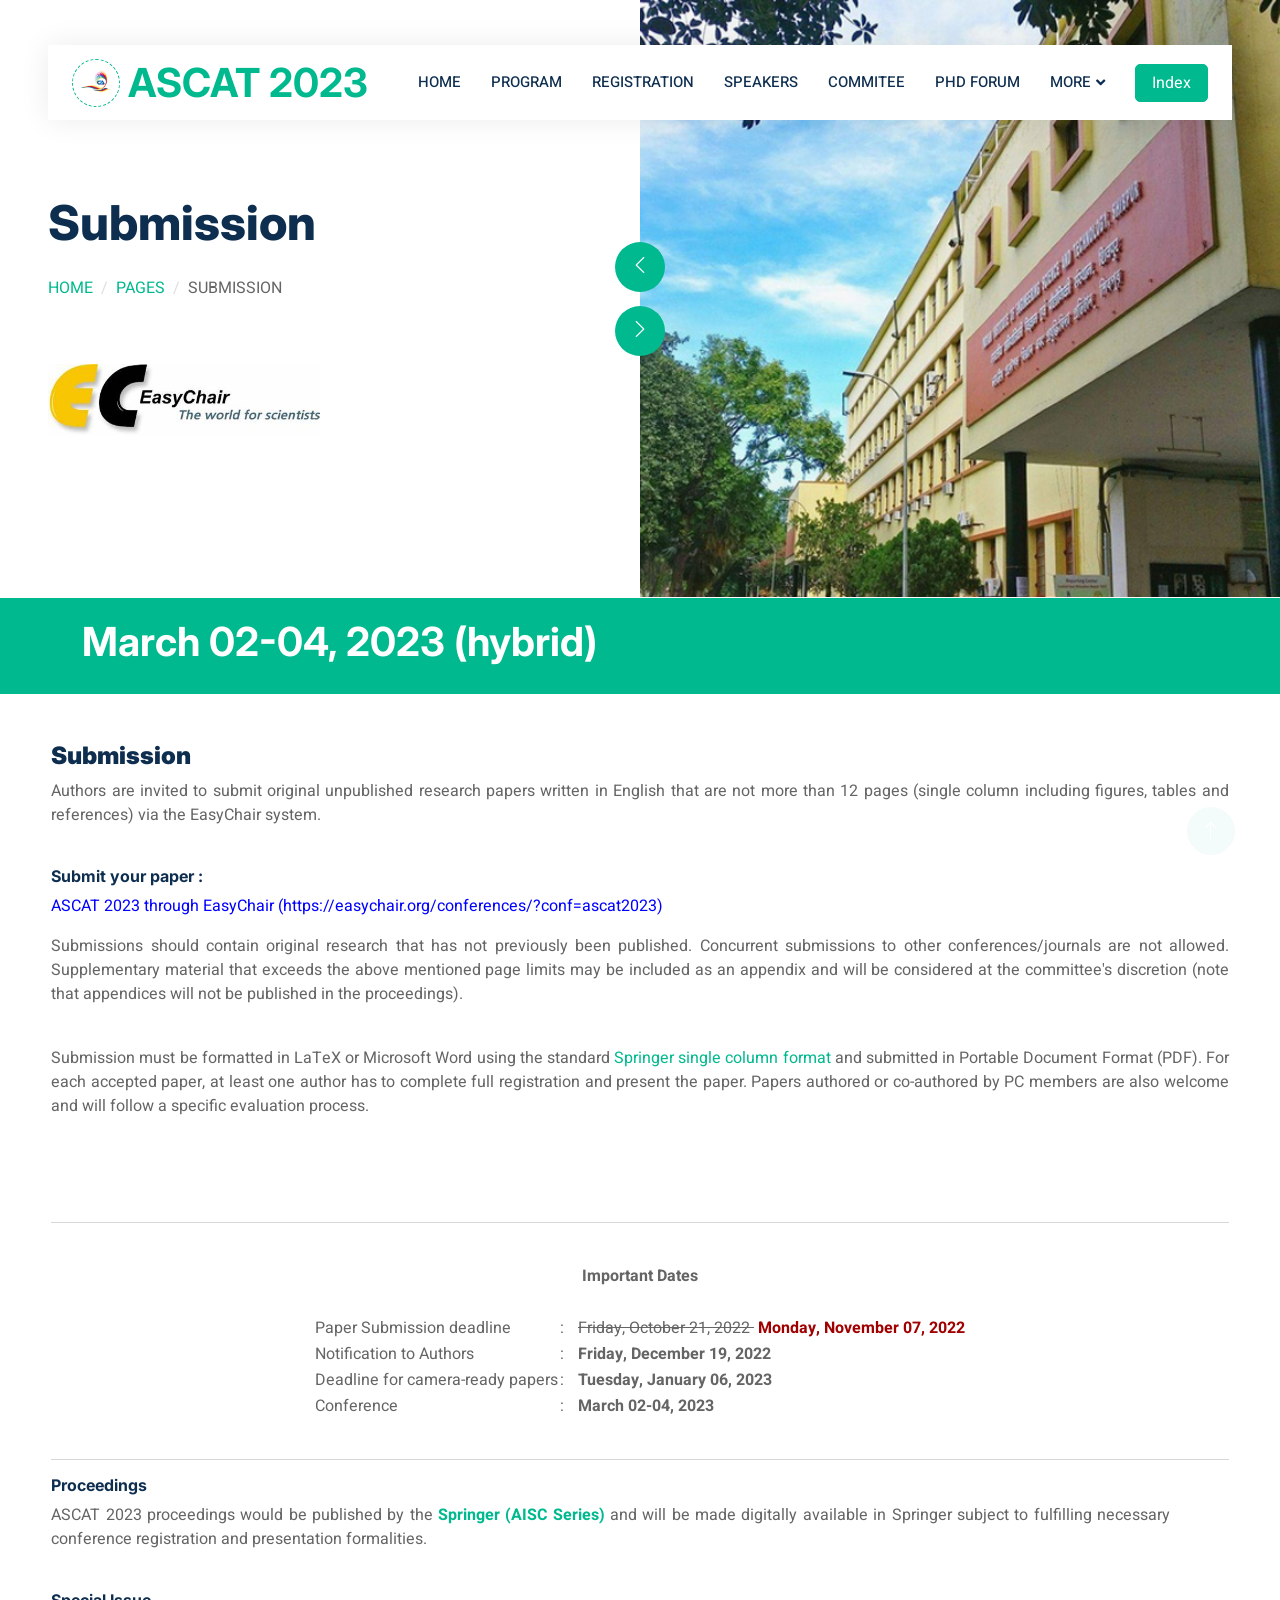
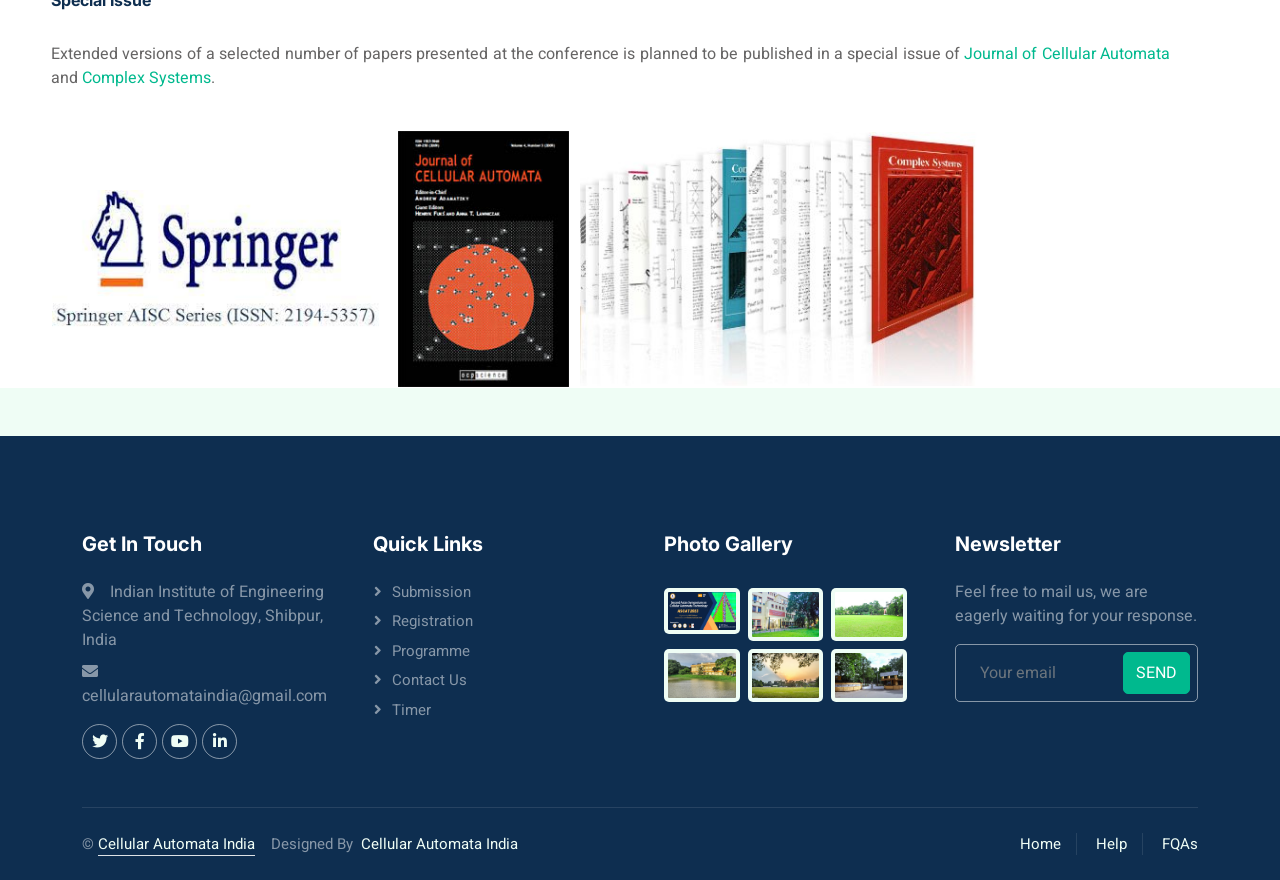
<file: 2023/submission.html>
<!DOCTYPE html>
<html lang="en">

<head>
    <meta charset="utf-8">
    <title>ASCAT 2023</title>
    <meta content="width=device-width, initial-scale=1.0" name="viewport">
    <meta content="" name="keywords">
    <meta content="" name="description">

    <!-- Favicon -->
    <link href="img/favicon.ico" rel="icon">

    <!-- Google Web Fonts -->
    <link rel="preconnect" href="https://fonts.googleapis.com">
    <link rel="preconnect" href="https://fonts.gstatic.com" crossorigin>
    <link href="https://fonts.googleapis.com/css2?family=Heebo:wght@400;500;600&family=Inter:wght@700;800&display=swap" rel="stylesheet">

    <!-- Icon Font Stylesheet -->
    <link href="https://cdnjs.cloudflare.com/ajax/libs/font-awesome/5.10.0/css/all.min.css" rel="stylesheet">
    <link href="https://cdn.jsdelivr.net/npm/bootstrap-icons@1.4.1/font/bootstrap-icons.css" rel="stylesheet">

    <!-- Libraries Stylesheet -->
    <link href="lib/animate/animate.min.css" rel="stylesheet">
    <link href="lib/owlcarousel/assets/owl.carousel.min.css" rel="stylesheet">

    <!-- Customized Bootstrap Stylesheet -->
    <link href="css/bootstrap.min.css" rel="stylesheet">

    <!-- Template Stylesheet -->
    <link href="css/style.css" rel="stylesheet">
</head>

<body>
    <div class="container-xxl bg-white p-0">
        <!-- Spinner Start -->
        <div id="spinner" class="show bg-white position-fixed translate-middle w-100 vh-100 top-50 start-50 d-flex align-items-center justify-content-center">
            <div class="spinner-border text-primary" style="width: 3rem; height: 3rem;" role="status">
                <span class="sr-only">Loading...</span>
            </div>
        </div>
        <!-- Spinner End -->


        <!-- Navbar Start -->
      <div class="container-fluid nav-bar bg-transparent">
        <nav class="navbar navbar-expand-lg bg-white navbar-light py-0 px-4">
            <a href="index.html" class="navbar-brand d-flex align-items-center text-center">
                <div class="icon p-2 me-2">
                    <img class="img-fluid" src="img/icon-deal.png" alt="Icon" style="width: 30px; height: 30px;">
                </div>
                <h1 class="m-0 text-primary">ASCAT 2023</h1>
            </a>
            <button type="button" class="navbar-toggler" data-bs-toggle="collapse" data-bs-target="#navbarCollapse">
            <span class="navbar-toggler-icon"></span>
        </button>
            <div class="collapse navbar-collapse" id="navbarCollapse">
                <div class="navbar-nav ms-auto">
                    <a href="index.html" class="nav-item nav-link ">Home</a>
                    <a href="Program.html" class="nav-item nav-link">Program</a>
                    <a href="registration.html" class=" nav-item nav-link ">Registration</a>
                    <a href="speaker.html" class="nav-item nav-link">Speakers</a>
                    <a href="comitee.html" class="nav-item nav-link">Commitee</a>
                    <a href="PhDForum.html" class="nav-item nav-link">PhD Forum</a>

                    <!--                         <a href="contact.html" class="nav-item nav-link">Contact</a> -->
                    <!-- <div class="nav-item dropdown">
                    <a href="#" class="nav-link dropdown-toggle" data-bs-toggle="dropdown">Submission</a>
                    <div class="dropdown-menu rounded-0 m-0">
                        <a href="testimonial.html" class="dropdown-item">Testimonial</a>
                        <a href="404.html" class="dropdown-item">404 Error</a>
                    </div>
                </div> -->
                    <div class="nav-item dropdown">
                        <a href="#" class="nav-link dropdown-toggle" data-bs-toggle="dropdown">More</a>
                        <div class="dropdown-menu rounded-0 m-0">

                            <a href="callforpaper.html" class="dropdown-item ">Call for Papers</a>
                            <a href="submission.html" class="dropdown-item active">Submission</a>
                            <a href="venue.html" class="dropdown-item ">Venue</a>
                            <a href="contact.html" class="dropdown-item ">Contact</a>
                        </div>
                    </div>

                </div>
                <a href="../index.html" class="btn btn-primary px-3 d-none d-lg-flex ">Index</a>
            </div>
        </nav>
    </div>
    <!-- Navbar End -->

        <!-- Header Start -->
        <div class="container-fluid header bg-white p-0">
            <div class="row g-0 align-items-center flex-column-reverse flex-md-row">
                <div class="col-md-6 p-5 mt-lg-5">
                    <h1 class="display-5 animated fadeIn mb-4">Submission</h1>
                    <nav aria-label="breadcrumb animated fadeIn">
                        <ol class="breadcrumb text-uppercase">
                            <li class="breadcrumb-item"><a href="#">Home</a></li>
                            <li class="breadcrumb-item"><a href="#">Pages</a></li>
                            <li class="breadcrumb-item text-body active" aria-current="page">Submission</li>
                        </ol>
                    </nav>
                    <br><br>
                    <div class="hover13">
                        <a href="https://easychair.org/conferences/?conf=ascat2023" target="_blank">
                            <figure>
                                <img src="img/ec.jpg" alt="easychair" width="50%" height="50%" />
                            </figure>
                        </a>
                    </div>
                    <!-- <a href="https://easychair.org/conferences/?conf=ascat2023" target="_blank">
                        <img class="lnk" src="img/ec.jpg" alt="easychair" width="50%" height="50%">
                    </a> -->
                </div>
                <div class="col-md-6 animated fadeIn ">
                    <div class="owl-carousel header-carousel ">
                            <div class="owl-carousel-item ">
                                <img class="img-fluid " src="img/1.jpg " alt=" ">
                            </div>
                            <div class="owl-carousel-item ">
                                <img class="img-fluid " src="img/10.jpg " alt=" ">
                            </div>
                            <div class="owl-carousel-item ">
                                <img class="img-fluid " src="img/11.jpg " alt=" ">
                            </div>                            
                            <div class="owl-carousel-item ">
                                <img class="img-fluid " src="img/5.jpg " alt=" ">
                            </div>
                            <div class="owl-carousel-item ">
                                <img class="img-fluid " src="img/12.jpg " alt=" ">
                            </div>
                            <div class="owl-carousel-item ">
                                <img class="img-fluid " src="img/6.jpg " alt=" ">
                            </div>
                            <div class="owl-carousel-item ">
                                <img class="img-fluid " src="img/7.jpg " alt=" ">
                            </div>
                            <div class="owl-carousel-item ">
                                <img class="img-fluid " src="img/8.jpg " alt=" ">
                            </div>
                            <div class="owl-carousel-item ">
                                <img class="img-fluid " src="img/9.jpg " alt=" ">
                            </div>
                            <div class="owl-carousel-item ">
                                <img class="img-fluid " src="img/2.png " alt=" ">
                            </div>
                            <div class="owl-carousel-item ">
                                <img class="img-fluid " src="img/4.png " alt=" ">
                            </div>

                    </div>
                </div>
            </div>
        </div>


        <div class="container-fluid bg-primary mb-5 wow fadeIn " data-wow-delay="0.1s " style="padding: 20px; ">
            <div class="container ">
                <h1><span style="color:white;"> March 02-04, 2023 (hybrid) </span></h1>

            </div>
        </div>
        <!-- Search End -->

        <div class="def">



            <h4 align="left">
                <font><b>Submission</b></font>
            </h4>
            <p style="text-align:justify">
                Authors are invited to submit original unpublished research papers written in English that are not more than 12 pages (single column including figures, tables and references) via the EasyChair system. </br>
                </br>
            </p>


            <h6>Submit your paper :</h6>

            <p>
                <a href="https://easychair.org/conferences/?conf=ascat2023" target="_blank">
                    <font color="blue">ASCAT 2023 through EasyChair (https://easychair.org/conferences/?conf=ascat2023)
                    </font>
                </a>
                </br>
            </p>
            <p style="text-align:justify">
                Submissions should contain original research that has not previously been published. Concurrent submissions to other conferences/journals are not allowed. Supplementary material that exceeds the above mentioned page limits may be included as an appendix
                and will be considered at the committee's discretion (note that appendices will not be published in the proceedings).</br>
                </br>
            </p>

            <p style="text-align:justify">
                Submission must be formatted in LaTeX or Microsoft Word using the standard <a href="https://www.springer.com/gp/computer-science/lncs/conference-proceedings-guidelines" target="_blank"> Springer single column
            format </a> and submitted in Portable Document Format (PDF). For each accepted paper, at least one author has to complete full registration and present the paper. Papers authored or co-authored by PC members are also welcome and will follow
                a specific evaluation process. </br>
                </br>
                </br>
             </p>
            <br>
            <hr class="new6">
            <br>
            <table class="date" align="center" border="0" style="padding:40">
                <tr align="center">
                    <td colspan="3" style="font-weight:bold">Important Dates</td>
                </tr>
                <tr>
                    <td>&nbsp</td>
                    <td></td>
                </tr>

                <tr>
                    <td>Paper Submission deadline</td>
                    <td>:&nbsp&nbsp&nbsp</td>
                    <td>
                            <s>Friday, October 21, 2022 </s>&nbsp;<span style="color:rgb(161, 0, 0)"><b>Monday, November 07, 2022 </b></span>
                            </b>
                        </td>
                    <!-- <td><del>Friday, October 21, 2022</del><b> <font colour="red">Friday, November 15, 2021 (Closed)</font></b></td> -->
                </tr>
                <tr>
                    <td>Notification to Authors</td>
                    <td>:&nbsp&nbsp&nbsp</td>
                    <td><b>Friday, December 19, 2022</b></td>
                </tr>
                <tr>
                    <td>Deadline for camera-ready papers</td>
                    <td>:&nbsp&nbsp&nbsp</td>
                    <td><b> Tuesday, January 06, 2023</b></td>
                </tr>
                <tr>
                    <td>Conference</td>
                    <td>:&nbsp&nbsp&nbsp</td>
                    <td><b> March 02-04, 2023</b></td>
                </tr>
            </table>
            <br>
            <hr class="new5">

            <h6>Proceedings</h6>

            <p style="text-align:justify; padding-right:5%">
                ASCAT 2023 proceedings would be published by the <a href="https://www.springer.com/series/11156"><b>Springer (AISC Series)</b></a> and will be made digitally available in Springer subject to fulfilling necessary conference registration
                and presentation formalities. </br>
                </br>
            </p>


            <h6>Special Issue</h6>

            </br>
            <p style="text-align:justify;padding-right:5%">
                Extended versions of a selected number of papers presented at the conference is planned to be published in a special issue of <a href="https://www.oldcitypublishing.com/journals/jca-home/">

                    Journal of Cellular Automata </a> and <a href="https://www.complex-systems.com/">Complex
                    Systems</a>. </br>
                </br>
            </p>
            <table>
                <tr>
                    <!-- <td align="center" width="50%"><img id="img" height=20% " src="download.png ">&nbsp&nbsp</td> -->
                    <td><img id="img" width="95%" height="30%" src="img/springer.jpeg "></td>
                    <td><img id="img" width="95%" height="20%" src="img/JCAcover.jpg "></td>
                    <td>
                        <img id="img" width="95%" height="20%" src="img/complexSystems.jpg "></td>
                </tr>
            </table>
        </div>




    </div>



    <!-- About Start -->

    <!-- About End -->


    <!-- Call to Action Start -->

    <!-- Call to Action End -->


   


    <!-- Footer Start -->
    <div id="footer " class="container-fluid bg-dark text-white-50 footer pt-5 mt-5 wow fadeIn " data-wow-delay="0.1s ">
        <div class="container py-5 ">
            <div class="row g-5 ">
                <div class="col-lg-3 col-md-6 ">
                    <h5 class="text-white mb-4 ">Get In Touch</h5>
                    <p class="mb-2 "><i class="fa fa-map-marker-alt me-3 "></i>Indian Institute of Engineering Science and Technology, Shibpur, India</p>
                    <!-- <p class="mb-2 "><i class="fa fa-phone-alt me-3 "></i>+0123456789</p> -->
                    <p class="mb-2 "><i class="fa fa-envelope me-3 "></i>cellularautomataindia@gmail.com</p>
                    <div class="d-flex pt-2 ">
                        <a class="btn btn-outline-light btn-social " href=" "><i class="fab fa-twitter "></i></a>
                        <a class="btn btn-outline-light btn-social " href=" "><i class="fab fa-facebook-f "></i></a>
                        <a class="btn btn-outline-light btn-social " href=" "><i class="fab fa-youtube "></i></a>
                        <a class="btn btn-outline-light btn-social " href=" "><i class="fab fa-linkedin-in "></i></a>
                    </div>
                </div>
                <div class="col-lg-3 col-md-6 ">
                    <h5 class="text-white mb-4 ">Quick Links</h5>
                    <a class="btn btn-link text-white-50 " href="submission.html ">Submission</a>
                    <a class="btn btn-link text-white-50 " href="registration.html ">Registration</a>
                    <a class="btn btn-link text-white-50 " href="Program.html ">Programme</a>
                    <a class="btn btn-link text-white-50 " href="contact.html ">Contact Us</a>
                    <a class="btn btn-link text-white-50 " href="../index.html ">Timer</a>
                </div>
                <div class="col-lg-3 col-md-6 ">
                    <h5 class="text-white mb-4 ">Photo Gallery</h5>
                    <div class="row g-2 pt-2 ">
                        <div class="col-4 ">
                            <img class="img-fluid rounded bg-light p-1 " src="img/property-1.jpg " alt=" ">
                        </div>
                        <div class="col-4 ">
                            <img class="img-fluid rounded bg-light p-1 " src="img/property-2.jpg " alt=" ">
                        </div>
                        <div class="col-4 ">
                            <img class="img-fluid rounded bg-light p-1 " src="img/property-3.jpg " alt=" ">
                        </div>
                        <div class="col-4 ">
                            <img class="img-fluid rounded bg-light p-1 " src="img/property-4.png " alt=" ">
                        </div>
                        <div class="col-4 ">
                            <img class="img-fluid rounded bg-light p-1 " src="img/property-5.jpg " alt=" ">
                        </div>
                        <div class="col-4 ">
                            <img class="img-fluid rounded bg-light p-1 " src="img/property-6.jpg " alt=" ">
                        </div>
                    </div>
                </div>
                <div class="col-lg-3 col-md-6 ">
                    <h5 class="text-white mb-4 ">Newsletter</h5>
                    <p>Feel free to mail us, we are eagerly waiting for your response.</p>
                    <form class="position-relative mx-auto " style="max-width: 400px; " method="post " role="form " action="mailto:cellularautomataindia@gmail.com " enctype="text/plain ">
                        <input class="form-control bg-transparent w-100 py-3 ps-4 pe-5 " id="email " name="email " type="text " placeholder="Your email " required autofocus>
                        <button type="button " class="btn btn-primary py-2 position-absolute top-0 end-0 mt-2 me-2 ">Send</button>
                    </form>
                </div>
            </div>
        </div>
        <div class="container ">
            <div class="copyright ">
                <div class="row ">
                    <div class="col-md-6 text-center text-md-start mb-3 mb-md-0 ">
                        &copy; <a class="border-bottom " href="https://www.cellularautomata.in ">Cellular Automata India</a> &nbsp;&nbsp;&nbsp;Designed By &nbsp;<a href="https://www.cellularautomata.in ">Cellular Automata India</a>
                    </div>
                    <div class="col-md-6 text-center text-md-end ">
                        <div class="footer-menu ">
                            <a href="# ">Home</a>
                            <!-- <a href=" ">Cookies</a> -->
                            <a href="#footer ">Help</a>
                            <a href="#footer ">FQAs</a>
                        </div>
                    </div>
                </div>
            </div>
        </div>
    </div>
    <!-- Footer End -->


    <!-- Back to Top -->
    <a href="# " class="btn btn-lg btn-primary btn-lg-square back-to-top "><i class="bi bi-arrow-up "></i></a>
    </div>

    <!-- JavaScript Libraries -->
    <script src="https://code.jquery.com/jquery-3.4.1.min.js "></script>
    <script src="https://cdn.jsdelivr.net/npm/bootstrap@5.0.0/dist/js/bootstrap.bundle.min.js "></script>
    <script src="lib/wow/wow.min.js "></script>
    <script src="lib/easing/easing.min.js "></script>
    <script src="lib/waypoints/waypoints.min.js "></script>
    <script src="lib/owlcarousel/owl.carousel.min.js "></script>

    <!-- Template Javascript -->
    <script src="js/main.js "></script>
</body>

</html>
</file>
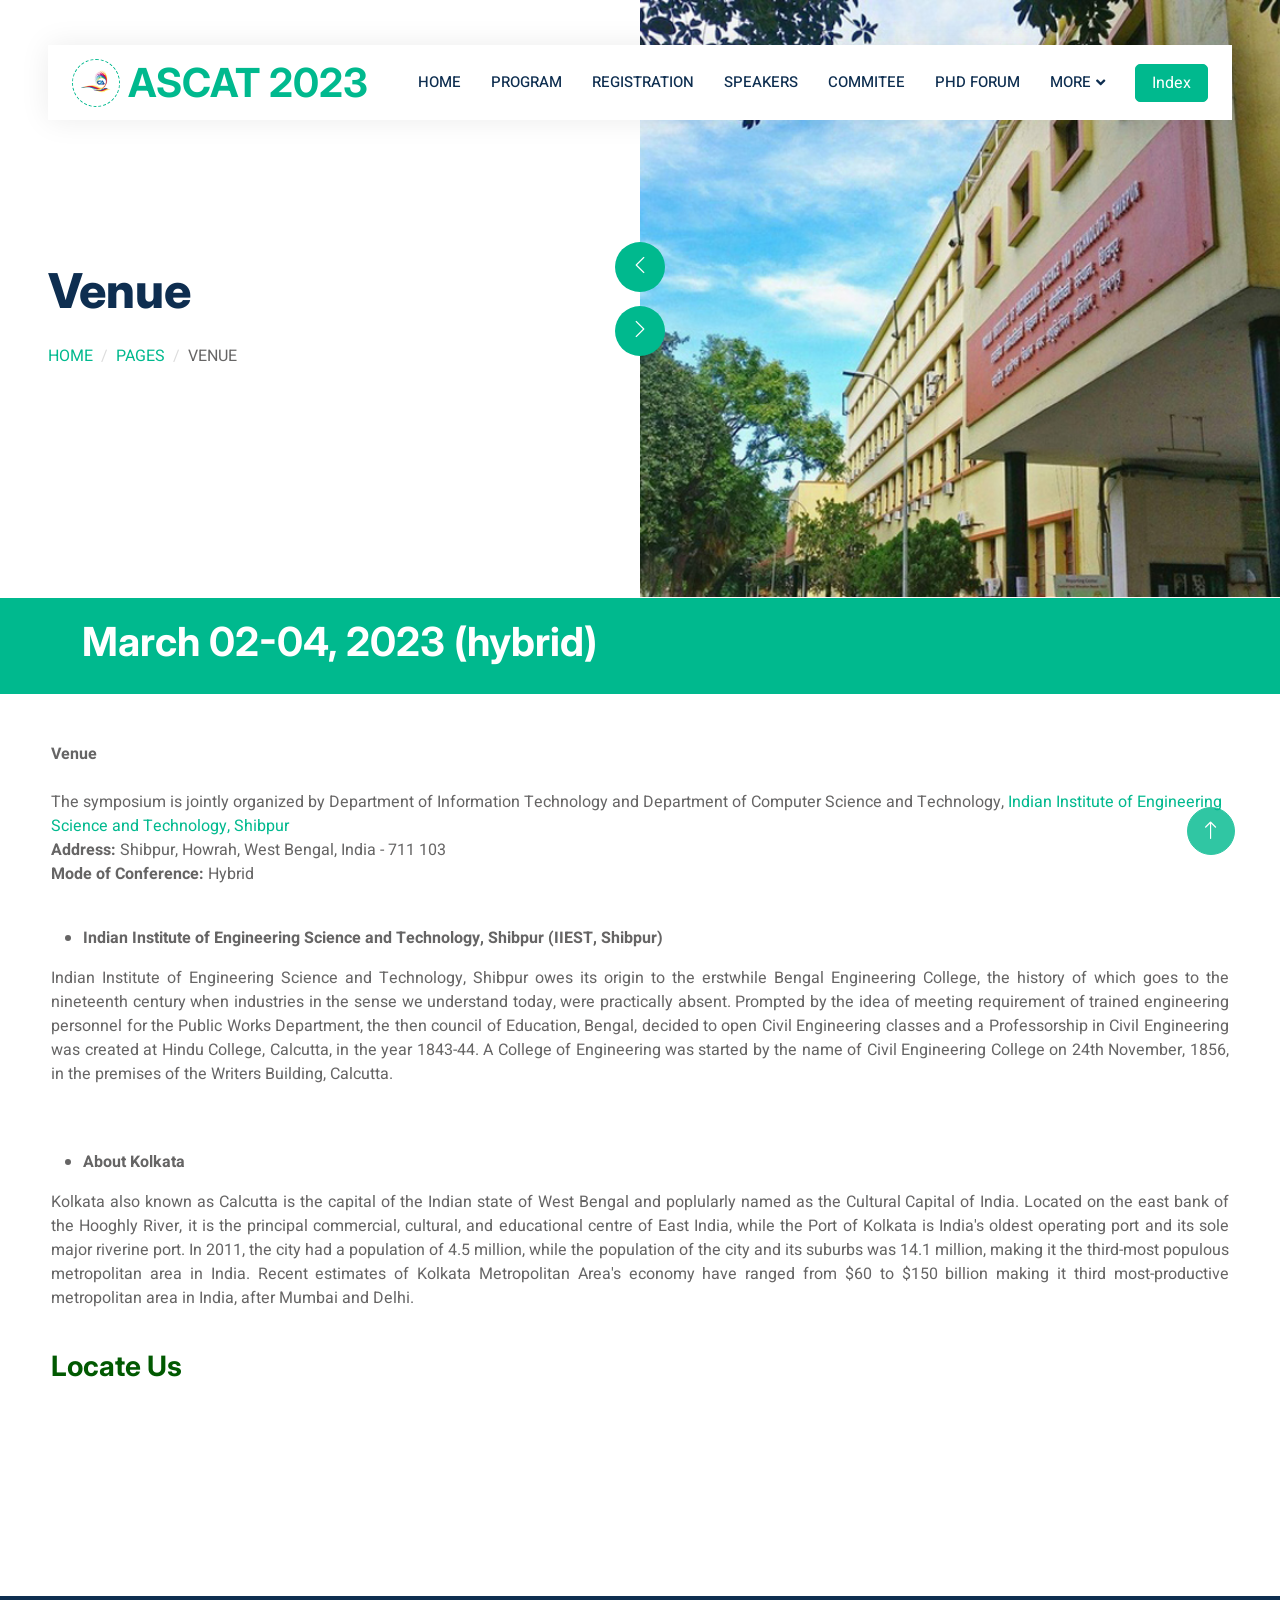
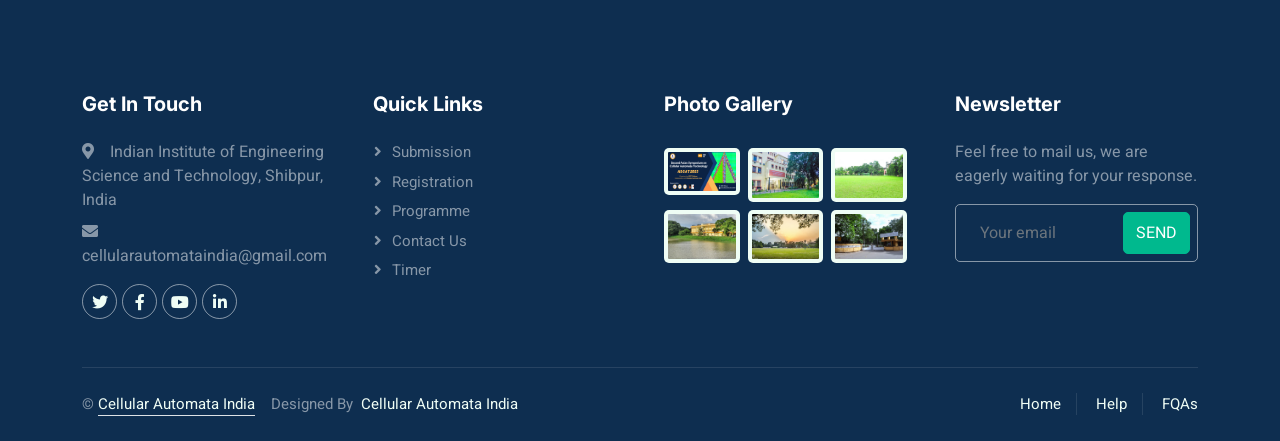
<file: 2023/venue.html>
<!DOCTYPE html>
<html lang="en">

<head>
    <meta charset="utf-8">
    <title>ASCAT 2023</title>
    <meta content="width=device-width, initial-scale=1.0" name="viewport">
    <meta content="" name="keywords">
    <meta content="" name="description">

    <!-- Favicon -->
    <link href="img/favicon.ico" rel="icon">

    <!-- Google Web Fonts -->
    <link rel="preconnect" href="https://fonts.googleapis.com">
    <link rel="preconnect" href="https://fonts.gstatic.com" crossorigin>
    <link href="https://fonts.googleapis.com/css2?family=Heebo:wght@400;500;600&family=Inter:wght@700;800&display=swap" rel="stylesheet">

    <!-- Icon Font Stylesheet -->
    <link href="https://cdnjs.cloudflare.com/ajax/libs/font-awesome/5.10.0/css/all.min.css" rel="stylesheet">
    <link href="https://cdn.jsdelivr.net/npm/bootstrap-icons@1.4.1/font/bootstrap-icons.css" rel="stylesheet">

    <!-- Libraries Stylesheet -->
    <link href="lib/animate/animate.min.css" rel="stylesheet">
    <link href="lib/owlcarousel/assets/owl.carousel.min.css" rel="stylesheet">

    <!-- Customized Bootstrap Stylesheet -->
    <link href="css/bootstrap.min.css" rel="stylesheet">

    <!-- Template Stylesheet -->
    <link href="css/style.css" rel="stylesheet">
</head>

<body>
    <div class="container-xxl bg-white p-0">
        <!-- Spinner Start -->
        <div id="spinner" class="show bg-white position-fixed translate-middle w-100 vh-100 top-50 start-50 d-flex align-items-center justify-content-center">
            <div class="spinner-border text-primary" style="width: 3rem; height: 3rem;" role="status">
                <span class="sr-only">Loading...</span>
            </div>
        </div>
        <!-- Spinner End -->


             <!-- Navbar Start -->
             <div class="container-fluid nav-bar bg-transparent">
                <nav class="navbar navbar-expand-lg bg-white navbar-light py-0 px-4">
                    <a href="index.html" class="navbar-brand d-flex align-items-center text-center">
                        <div class="icon p-2 me-2">
                            <img class="img-fluid" src="img/icon-deal.png" alt="Icon" style="width: 30px; height: 30px;">
                        </div>
                        <h1 class="m-0 text-primary">ASCAT 2023</h1>
                    </a>
                    <button type="button" class="navbar-toggler" data-bs-toggle="collapse" data-bs-target="#navbarCollapse">
                    <span class="navbar-toggler-icon"></span>
                </button>
                    <div class="collapse navbar-collapse" id="navbarCollapse">
                        <div class="navbar-nav ms-auto">
                            <a href="index.html" class="nav-item nav-link ">Home</a>
                            <a href="Program.html" class="nav-item nav-link">Program</a>
                            <a href="registration.html" class=" nav-item nav-link ">Registration</a>
                            <a href="speaker.html" class="nav-item nav-link">Speakers</a>
                            <a href="comitee.html" class="nav-item nav-link">Commitee</a>
                            <a href="PhDForum.html" class="nav-item nav-link">PhD Forum</a>

                            <!--                         <a href="contact.html" class="nav-item nav-link">Contact</a> -->
                            <!-- <div class="nav-item dropdown">
                            <a href="#" class="nav-link dropdown-toggle" data-bs-toggle="dropdown">Submission</a>
                            <div class="dropdown-menu rounded-0 m-0">
                                <a href="testimonial.html" class="dropdown-item">Testimonial</a>
                                <a href="404.html" class="dropdown-item">404 Error</a>
                            </div>
                        </div> -->
                            <div class="nav-item dropdown">
                                <a href="#" class="nav-link dropdown-toggle" data-bs-toggle="dropdown">More</a>
                                <div class="dropdown-menu rounded-0 m-0">

                                    <a href="callforpaper.html" class="dropdown-item ">Call for Papers</a>
                                    <a href="submission.html" class="dropdown-item">Submission</a>
                                    <a href="venue.html" class="dropdown-item active">Venue</a>
                                    <a href="contact.html" class="dropdown-item ">Contact</a>
                                </div>
                            </div>

                        </div>
                        <a href="../index.html" class="btn btn-primary px-3 d-none d-lg-flex ">Index</a>
                    </div>
                </nav>
            </div>
            <!-- Navbar End -->


        <!-- Header Start -->
        <div class="container-fluid header bg-white p-0">
            <div class="row g-0 align-items-center flex-column-reverse flex-md-row">
                <div class="col-md-6 p-5 mt-lg-5">
                    <h1 class="display-5 animated fadeIn mb-4">Venue</h1>
                    <nav aria-label="breadcrumb animated fadeIn">
                        <ol class="breadcrumb text-uppercase">
                            <li class="breadcrumb-item"><a href="#">Home</a></li>
                            <li class="breadcrumb-item"><a href="#">Pages</a></li>
                            <li class="breadcrumb-item text-body active" aria-current="page">Venue</li>
                        </ol>
                    </nav>
                </div>
                <div class="col-md-6 animated fadeIn ">
                    <div class="owl-carousel header-carousel ">
                            <div class="owl-carousel-item ">
                                <img class="img-fluid " src="img/1.jpg " alt=" ">
                            </div>
                            <div class="owl-carousel-item ">
                                <img class="img-fluid " src="img/10.jpg " alt=" ">
                            </div>
                            <div class="owl-carousel-item ">
                                <img class="img-fluid " src="img/11.jpg " alt=" ">
                            </div>                            
                            <div class="owl-carousel-item ">
                                <img class="img-fluid " src="img/5.jpg " alt=" ">
                            </div>
                            <div class="owl-carousel-item ">
                                <img class="img-fluid " src="img/12.jpg " alt=" ">
                            </div>
                            <div class="owl-carousel-item ">
                                <img class="img-fluid " src="img/6.jpg " alt=" ">
                            </div>
                            <div class="owl-carousel-item ">
                                <img class="img-fluid " src="img/7.jpg " alt=" ">
                            </div>
                            <div class="owl-carousel-item ">
                                <img class="img-fluid " src="img/8.jpg " alt=" ">
                            </div>
                            <div class="owl-carousel-item ">
                                <img class="img-fluid " src="img/9.jpg " alt=" ">
                            </div>
                            <div class="owl-carousel-item ">
                                <img class="img-fluid " src="img/2.png " alt=" ">
                            </div>
                            <div class="owl-carousel-item ">
                                <img class="img-fluid " src="img/4.png " alt=" ">
                            </div>

                    </div>
                </div>
            </div>
        </div>
        <!-- Header End -->


        <!-- Search Start -->
        <!-- <div class="container-fluid bg-primary mb-5 wow fadeIn" data-wow-delay="0.1s" style="padding: 35px;">
            <div class="container">
                <div class="row g-2">
                    <div class="col-md-10">
                        <div class="row g-2">
                            <div class="col-md-4">
                                <input type="text" class="form-control border-0 py-3" placeholder="Search Keyword">
                            </div>
                            <div class="col-md-4">
                                <select class="form-select border-0 py-3">
                                    <option selected>Property Type</option>
                                    <option value="1">Property Type 1</option>
                                    <option value="2">Property Type 2</option>
                                    <option value="3">Property Type 3</option>
                                </select>
                            </div>
                            <div class="col-md-4">
                                <select class="form-select border-0 py-3">
                                    <option selected>Location</option>
                                    <option value="1">Location 1</option>
                                    <option value="2">Location 2</option>
                                    <option value="3">Location 3</option>
                                </select>
                            </div>
                        </div>
                    </div>
                    <div class="col-md-2">
                        <button class="btn btn-dark border-0 w-100 py-3">Search</button>
                    </div>
                </div>
            </div>
        </div> -->
        <!-- Search End -->

        <div class="container-fluid bg-primary mb-5 wow fadeIn " data-wow-delay="0.1s " style="padding: 20px; ">
            <div class="container ">
                <h1><span style="color:white;"> March 02-04, 2023 (hybrid) </span></h1>

            </div>
        </div>
        <!-- Search End -->

        <div class="def">
            <p>
                <left>
                    <font><b>Venue</b></font>
                </left>
                </br>
                </br>
                The symposium is jointly organized by Department of Information Technology and Department of Computer Science and Technology, <a href="https://www.iiests.ac.in/">Indian Institute of Engineering Science and Technology, Shibpur</a> </br>
                <b>Address:</b> Shibpur, Howrah, West Bengal, India - 711 103</br>
                <b>Mode of Conference:</b> Hybrid</br>
<!--                 <i>(part of the <a href="https://sparc.iitkgp.ac.in/">Scheme for Promotion of Academic and Research Collaboration (SPARC)</a> project</br>
                                Title: Exploring Cellular Automata Model for Hardware Security)</i></br> -->
                </br>
            </p>
    
    
    
            <ul>
                <li><b>Indian Institute of Engineering Science and Technology, Shibpur (IIEST, Shibpur)</b></li>
            </ul>
    
            <p style="text-align:justify">
                Indian Institute of Engineering Science and Technology, Shibpur owes its origin to the erstwhile Bengal Engineering College, the history of which goes to the nineteenth century when industries in the sense we understand today, were practically absent.
                Prompted by the idea of meeting requirement of trained engineering personnel for the Public Works Department, the then council of Education, Bengal, decided to open Civil Engineering classes and a Professorship in Civil Engineering was created
                at Hindu College, Calcutta, in the year 1843-44. A College of Engineering was started by the name of Civil Engineering College on 24th November, 1856, in the premises of the Writers Building, Calcutta.
                </br>
                </br>
                </br>
                </p>
                
    
    
                <ul>
                    <li><b>About Kolkata</b></li>
                </ul>
                <p style="text-align:justify">
                    Kolkata also known as Calcutta is the capital of the Indian state of West Bengal and poplularly named as the Cultural Capital of India. Located on the east bank of the Hooghly River, it is the principal commercial, cultural, and educational centre of
                    East India, while the Port of Kolkata is India's oldest operating port and its sole major riverine port. In 2011, the city had a population of 4.5 million, while the population of the city and its suburbs was 14.1 million, making it the
                    third-most populous metropolitan area in India. Recent estimates of Kolkata Metropolitan Area's economy have ranged from $60 to $150 billion making it third most-productive metropolitan area in India, after Mumbai and Delhi.
                    <br>
                    <br>
                </p>
                <div class="col-sm-6  wow fadeInRight">
                    <h3 style="color:rgb(1, 89, 1)">Locate Us</h3>
                    <div class="google-map w-100 ">
                        <iframe src="https://www.google.com/maps/embed?pb=!1m18!1m12!1m3!1d3684.633962310747!2d88.30379311488186!3d22.555380585191678!2m3!1f0!2f0!3f0!3m2!1i1024!2i768!4f13.1!3m3!1m2!1s0x3a0279c91a8d2d49%3A0xc6ee508c74cf031d!2sIndian%20Institute%20of%20Engineering%20Science%20and%20Technology%2C%20Shibpur!5e0!3m2!1sen!2sin!4v1649018809386!5m2!1sen!2sin "
                            width="200% " height="200% " style="border:0; " loading="lazy " referrerpolicy="no-referrer-when-downgrade " allowfullscreen></iframe>
                    </div>

                </div>
                    
        </div>
        



        <!-- Team End -->


        <!-- Footer Start -->
        <div id="footer" class="container-fluid bg-dark text-white-50 footer pt-5 mt-5 wow fadeIn " data-wow-delay="0.1s ">
            <div class="container py-5 ">
                <div class="row g-5 ">
                    <div class="col-lg-3 col-md-6 ">
                        <h5 class="text-white mb-4 ">Get In Touch</h5>
                        <p class="mb-2 "><i class="fa fa-map-marker-alt me-3 "></i>Indian Institute of Engineering Science and Technology, Shibpur, India</p>
                        <!-- <p class="mb-2 "><i class="fa fa-phone-alt me-3 "></i>+0123456789</p> -->
                        <p class="mb-2 "><i class="fa fa-envelope me-3 "></i>cellularautomataindia@gmail.com</p>
                        <div class="d-flex pt-2 ">
                            <a class="btn btn-outline-light btn-social " href=" "><i class="fab fa-twitter "></i></a>
                            <a class="btn btn-outline-light btn-social " href=" "><i class="fab fa-facebook-f "></i></a>
                            <a class="btn btn-outline-light btn-social " href=" "><i class="fab fa-youtube "></i></a>
                            <a class="btn btn-outline-light btn-social " href=" "><i class="fab fa-linkedin-in "></i></a>
                        </div>
                    </div>
                    <div class="col-lg-3 col-md-6 ">
                        <h5 class="text-white mb-4 ">Quick Links</h5>
                        <a class="btn btn-link text-white-50 " href="submission.html">Submission</a>
                        <a class="btn btn-link text-white-50 " href="registration.html">Registration</a>
                        <a class="btn btn-link text-white-50 " href="Program.html">Programme</a>
                        <a class="btn btn-link text-white-50 " href="contact.html">Contact Us</a>
                        <a class="btn btn-link text-white-50 " href="../index.html">Timer</a>
                    </div>
                    <div class="col-lg-3 col-md-6 ">
                        <h5 class="text-white mb-4 ">Photo Gallery</h5>
                        <div class="row g-2 pt-2 ">
                            <div class="col-4 ">
                                <img class="img-fluid rounded bg-light p-1 " src="img/property-1.jpg " alt=" ">
                            </div>
                            <div class="col-4 ">
                                <img class="img-fluid rounded bg-light p-1 " src="img/property-2.jpg " alt=" ">
                            </div>
                            <div class="col-4 ">
                                <img class="img-fluid rounded bg-light p-1 " src="img/property-3.jpg " alt=" ">
                            </div>
                            <div class="col-4 ">
                                <img class="img-fluid rounded bg-light p-1 " src="img/property-4.png " alt=" ">
                            </div>
                            <div class="col-4 ">
                                <img class="img-fluid rounded bg-light p-1 " src="img/property-5.jpg " alt=" ">
                            </div>
                            <div class="col-4 ">
                                <img class="img-fluid rounded bg-light p-1 " src="img/property-6.jpg " alt=" ">
                            </div>
                        </div>
                    </div>
                    <div class="col-lg-3 col-md-6 ">
                        <h5 class="text-white mb-4 ">Newsletter</h5>
                        <p>Feel free to mail us, we are eagerly waiting for your response.</p>
                        <form class="position-relative mx-auto " style="max-width: 400px; " method="post" role="form" action="mailto:cellularautomataindia@gmail.com" enctype="text/plain">
                            <input class="form-control bg-transparent w-100 py-3 ps-4 pe-5 " id="email" name="email" type="text " placeholder="Your email" required autofocus>
                            <button type="button " class="btn btn-primary py-2 position-absolute top-0 end-0 mt-2 me-2 ">Send</button>
                        </form>
                    </div>
                </div>
            </div>
            <div class="container ">
                <div class="copyright ">
                    <div class="row ">
                        <div class="col-md-6 text-center text-md-start mb-3 mb-md-0 ">
                            &copy; <a class="border-bottom " href="https://www.cellularautomata.in">Cellular Automata India</a>                               
                    &nbsp;&nbsp;&nbsp;Designed By &nbsp;<a  href="https://www.cellularautomata.in ">Cellular Automata India</a>
                        </div>
                        <div class="col-md-6 text-center text-md-end ">
                            <div class="footer-menu ">
                                <a href="#">Home</a>
                                <!-- <a href=" ">Cookies</a> -->
                                <a href="#footer">Help</a>
                                <a href="#footer">FQAs</a>
                            </div>
                        </div>
                    </div>
                </div>
            </div>
        </div>
        <!-- Footer End -->


        <!-- Back to Top -->
        <a href="#" class="btn btn-lg btn-primary btn-lg-square back-to-top"><i class="bi bi-arrow-up"></i></a>
    </div>

    <!-- JavaScript Libraries -->
    <script src="https://code.jquery.com/jquery-3.4.1.min.js"></script>
    <script src="https://cdn.jsdelivr.net/npm/bootstrap@5.0.0/dist/js/bootstrap.bundle.min.js"></script>
    <script src="lib/wow/wow.min.js"></script>
    <script src="lib/easing/easing.min.js"></script>
    <script src="lib/waypoints/waypoints.min.js"></script>
    <script src="lib/owlcarousel/owl.carousel.min.js"></script>

    <!-- Template Javascript -->
    <script src="js/main.js"></script>
</body>

</html>
</file>
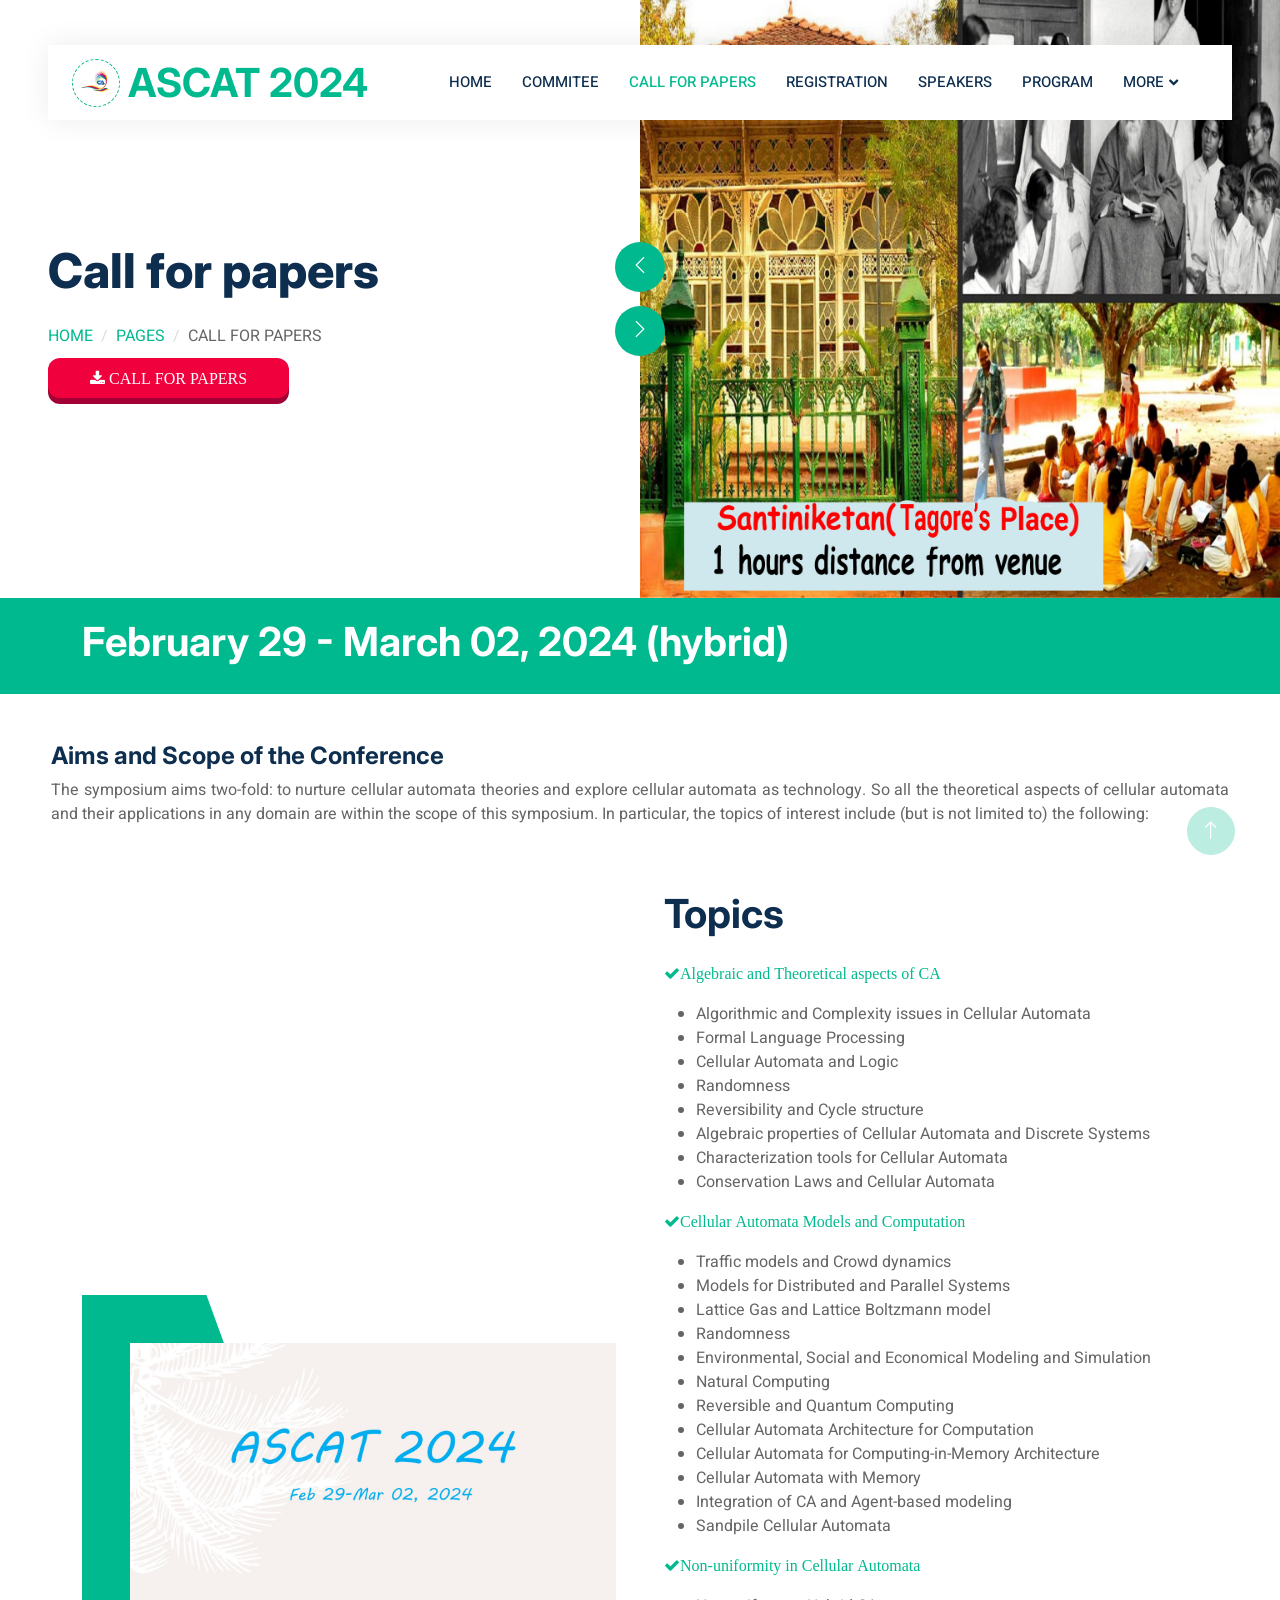
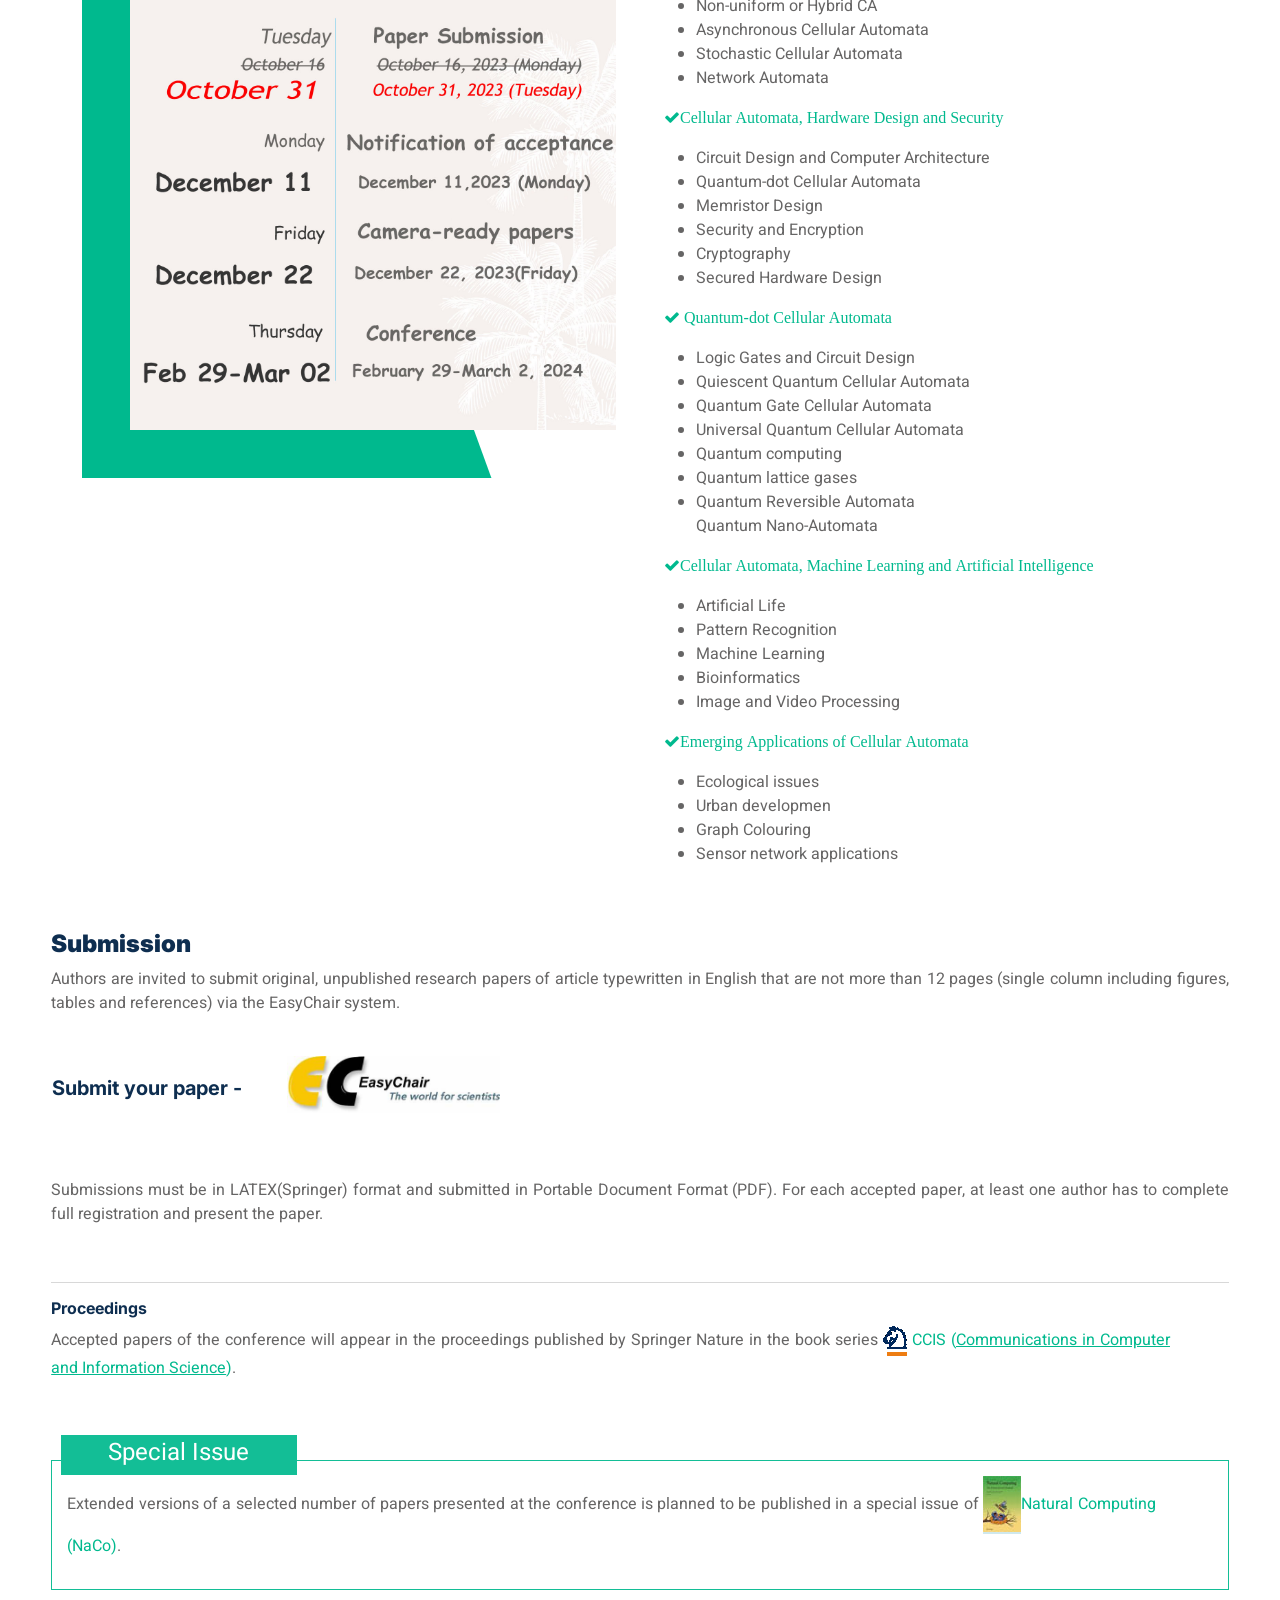
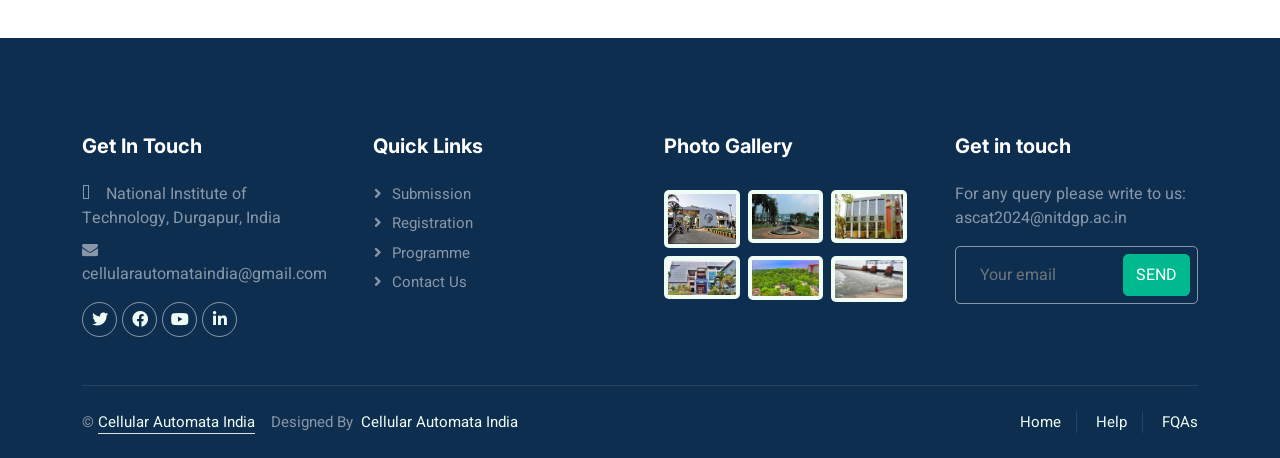
<file: 2024/callforpaper.html>
<!DOCTYPE html>
<html lang="en">

<head>
    <meta charset="utf-8">
    <title>ASCAT 2024</title>
    <meta content="width=device-width, initial-scale=1.0" name="viewport">
    <meta content="" name="keywords">
    <meta content="" name="description">

    <!-- Favicon -->
    <link href="img/favicon.ico" rel="icon">

    <!-- Google Web Fonts -->
    <link rel="preconnect" href="https://fonts.googleapis.com">
    <link rel="preconnect" href="https://fonts.gstatic.com" crossorigin>
    <link href="https://fonts.googleapis.com/css2?family=Heebo:wght@400;500;600&family=Inter:wght@700;800&display=swap" rel="stylesheet">

    <!-- Icon Font Stylesheet -->
    <link href="https://cdnjs.cloudflare.com/ajax/libs/font-awesome/5.10.0/css/all.min.css" rel="stylesheet">
    <link href="https://cdn.jsdelivr.net/npm/bootstrap-icons@1.4.1/font/bootstrap-icons.css" rel="stylesheet">
    <link rel="stylesheet" href="https://cdnjs.cloudflare.com/ajax/libs/font-awesome/4.7.0/css/font-awesome.min.css">

    <!-- Libraries Stylesheet -->
    <link href="lib/animate/animate.min.css" rel="stylesheet">
    <link href="lib/owlcarousel/assets/owl.carousel.min.css" rel="stylesheet">

    <!-- Customized Bootstrap Stylesheet -->
    <link href="css/bootstrap.min.css" rel="stylesheet">

    <!-- Template Stylesheet -->
    <link href="css/style.css" rel="stylesheet">
</head>

<body>
    <div class="container-xxl bg-white p-0">
        <!-- Spinner Start -->
        <div id="spinner" class="show bg-white position-fixed translate-middle w-100 vh-100 top-50 start-50 d-flex align-items-center justify-content-center">
            <div class="spinner-border text-primary" style="width: 3rem; height: 3rem;" role="status">
                <span class="sr-only">Loading...</span>
            </div>
        </div>
        <!-- Spinner End -->



          <!-- Navbar Start -->
        <div class="container-fluid nav-bar bg-transparent">
            <nav class="navbar navbar-expand-lg bg-white navbar-light py-0 px-4">
                <a href="index.html" class="navbar-brand d-flex align-items-center text-center">
                    <div class="icon p-2 me-2">
                        <img class="img-fluid" src="img/icon-deal.png" alt="Icon" style="width: 30px; height: 30px;">
                    </div>
                    <h1 class="m-0 text-primary">ASCAT 2024</h1>
                </a>
                <button type="button" class="navbar-toggler" data-bs-toggle="collapse" data-bs-target="#navbarCollapse">
                    <span class="navbar-toggler-icon"></span>
                </button>
                <div class="collapse navbar-collapse" id="navbarCollapse">
                    <div class="navbar-nav ms-auto">
                        <a href="index.html" class="nav-item nav-link ">Home</a>
                        <a href="comitee.html" class="nav-item nav-link">Commitee</a>
                        <a href="callforpaper.html" class="nav-item nav-link active">Call for Papers</a>                          
                        <a href="registration.html" class="nav-item nav-link">Registration</a>
                        <a href="speaker.html" class="nav-item nav-link">Speakers</a>
                        <a href="Program.html" class="nav-item nav-link">Program</a>
                        <!-- <a href="PhDForum.html" class="nav-item nav-link">PhD Forum</a> -->

                        <!--                         <a href="contact.html" class="nav-item nav-link">Contact</a> -->
                        <!-- <div class="nav-item dropdown">
                            <a href="#" class="nav-link dropdown-toggle" data-bs-toggle="dropdown">Submission</a>
                            <div class="dropdown-menu rounded-0 m-0">
                                <a href="testimonial.html" class="dropdown-item">Testimonial</a>
                                <a href="404.html" class="dropdown-item">404 Error</a>
                            </div>
                        </div> -->
                        <div class="nav-item dropdown">
                            <a href="#" class="nav-link dropdown-toggle" data-bs-toggle="dropdown">More</a>
                            <div class="dropdown-menu rounded-0 m-0">  
                                <a href="submission.html" class="dropdown-item active">Submission</a> 
                                <a href="venue.html" class="dropdown-item ">Venue</a>
                                <a href="travelinfo.html" class="dropdown-item ">Travel and Hotel Information</a>
                                <a href="contact.html" class="dropdown-item ">Contact</a>
                            </div>
                        </div>

                    </div>
                    <!-- <a href="index.html" class="btn btn-primary px-3 d-none d-lg-flex ">Index</a> -->
                </div>
            </nav>
        </div>
        <!-- Navbar End -->

        <!-- Header Start -->
        <div class="container-fluid header bg-white p-0">
            <div class="row g-0 align-items-center flex-column-reverse flex-md-row">
                <div class="col-md-6 p-5 mt-lg-5">
                    <h1 class="display-5 animated fadeIn mb-4">Call for papers</h1>
                    <nav aria-label="breadcrumb animated fadeIn">
                        <ol class="breadcrumb text-uppercase">
                            <li class="breadcrumb-item"><a href="#">Home</a></li>
                            <li class="breadcrumb-item"><a href="#">Pages</a></li>
                            <li class="breadcrumb-item text-body active" aria-current="page">Call for papers</li>
                        </ol>
                    </nav>
                    
                    <button class="pushable1" onclick="location.href = 'ASCAT_2024_CFP.pdf'; ">
                    <span class="front1 fa fa-download">
                        Call for Papers
                    </span>
                </button>
                    <!-- <button class="pushable1" onclick="location.href = '../Booklet_ASCAT2023.pdf'; ">
                    <span class="front1 fa fa-download">
                        Booklet
                    </span>
                </button> -->
                    <!-- <a href="callforpaper2.pdf" class="btn btn-primary py-3 px-5 me-3 animated fadeIn fa fa-download"> Download Call for Papers (PDF)</a> -->
                </div>
                <div class="col-md-6 animated fadeIn ">
                    <div class="owl-carousel header-carousel ">
                        <div class="owl-carousel-item ">
                            <!-- <img class="img-fluid " src="img/10.jpg " alt=" "> -->
                            <img class="img-fluid " src="places/santiniketanposter.jpg" alt="santiniketanposter ">
                        </div>
                        <div class="owl-carousel-item ">
                            <!-- <img class="img-fluid " src="img/10.jpg " alt=" "> -->
                            <img class="img-fluid " src="places/deul.jpg" alt="deul ">
                        </div>
                        <div class="owl-carousel-item ">
                            <!-- <img class="img-fluid " src="img/1.jpg " alt=" "> -->
                            <img class="img-fluid " src="places/bishnupur.jpg" alt="bishnupur">
                            <!-- <span class="img-caption">Santiniketan </span> -->
                        </div>                            
                        <div class="owl-carousel-item ">
                            <!-- <img class="img-fluid " src="img/1.jpg " alt=" "> -->
                            <img class="img-fluid " src="places/deulparkecoresort.jpg" alt="deulparkecoresort">
                            <!-- <span class="img-caption">Santiniketan </span> -->
                        </div>                            
                        <div class="owl-carousel-item ">
                            <!-- <img class="img-fluid " src="img/1.jpg " alt=" "> -->
                            <img class="img-fluid " src="places/maithondam.jpg" alt="maithondam">
                            <!-- <span class="img-caption">Santiniketan </span> -->
                        </div>                            
                        <div class="owl-carousel-item ">
                            <!-- <img class="img-fluid " src="img/1.jpg " alt=" "> -->
                            <img class="img-fluid " src="places/MaithonDam2779.jpg" alt="MaithonDam2779">
                            <!-- <span class="img-caption">Santiniketan </span> -->
                        </div>                            
                        <div class="owl-carousel-item ">
                            <!-- <img class="img-fluid " src="img/1.jpg " alt=" "> -->
                            <img class="img-fluid " src="places/Resort.jpg" alt="Resort">
                            <!-- <span class="img-caption">Santiniketan </span> -->
                        </div>                            
                        <div class="owl-carousel-item ">
                            <!-- <img class="img-fluid " src="img/1.jpg " alt=" "> -->
                            <img class="img-fluid " src="places/durgapur_barrage.jpg" alt="durgapur_barrage">
                            <!-- <span class="img-caption">Santiniketan </span> -->
                        </div> 
                        <div class="owl-carousel-item ">
                            <!-- <img class="img-fluid " src="img/1.jpg " alt=" "> -->
                            <img class="img-fluid " src="places/greenCampus.jpg" alt="greenCampus">
                            <!-- <span class="img-caption">Santiniketan </span> -->
                        </div> 
                        <div class="owl-carousel-item ">
                            <img class="img-fluid " src="img/2.png " alt=" ">
                        </div>
                        <div class="owl-carousel-item ">
                            <img class="img-fluid " src="img/4.png " alt=" ">
                        </div>

                    </div>
                </div>
            </div>
        </div>
        <!-- Header End -->


        <div class="container-fluid bg-primary mb-5 wow fadeIn " data-wow-delay="0.1s " style="padding: 20px; ">
            <div class="container ">
                <h1><span style="color:white;">February 29 - March 02, 2024 (hybrid)  </span></h1>

            </div>
        </div>
        <!-- Search End -->

        <div class="def">
            <h4 align="left">Aims and Scope of the Conference
            </h4>
            <p align="justify">The symposium aims two-fold: to nurture cellular automata theories and explore cellular automata as technology. So all the theoretical aspects of cellular automata and their applications in any domain are within the scope of this symposium. In particular, the topics of interest include (but is not limited to) the following:
            </p>
           
        </div>



        <!-- About Start -->
        <div class="container-xxl py-5 ">
            <div class="container ">
                <div class="row g-5 align-items-center ">
                    <div class="col-lg-6 wow fadeIn " data-wow-delay="0.1s ">
                        <div class="about-img position-relative overflow-hidden p-5 pe-0 ">
                            <img class="img-fluid w-100 " src="img/schedule.jpg ">
                        </div>
                    </div>
                    <div class="col-lg-6 wow fadeIn " data-wow-delay="0.5s ">
                        <h1 class="mb-4 ">Topics</h1>
                        <!--                         <p class="mb-4 ">The scope of the conference includes all the topics related to theory and applications of cellular automata. In particular, the topics of interest include (but is not limited to) the following:</p> -->
                        <p><i class="fa fa-check text-primary me-3 ">Algebraic and Theoretical aspects of CA</i></p>
                        <ul>
                            <li>Algorithmic and Complexity issues in Cellular Automata</li>
                            <li>Formal Language Processing</li>
                            <li>Cellular Automata and Logic</li>
                            <li>Randomness</li>
                            <li>Reversibility and Cycle structure</li>
                            <li>Algebraic properties of Cellular Automata and Discrete Systems</li>
                            <li>Characterization tools for Cellular Automata</li>
                            <li>Conservation Laws and Cellular Automata</li>
                        </ul>
                        <p><i class="fa fa-check text-primary me-3 ">Cellular Automata Models and Computation</i></p>
                        <ul>
                            <li>Traffic models and Crowd dynamics</li>
                            <li>Models for Distributed and Parallel Systems</li>
                            <li> Lattice Gas and Lattice Boltzmann model</li>
                            <li>Randomness</li>
                            <li>Environmental, Social and Economical Modeling and Simulation </li>
                            <li>Natural Computing</li>
                            <li>Reversible and Quantum Computing </li>
                            <li>Cellular Automata Architecture for Computation </li>
                            <li>Cellular Automata for Computing-in-Memory Architecture</li>
                            <li>Cellular Automata with Memory</li>
                            <li>Integration of CA and Agent-based modeling</li>
                            <li>Sandpile Cellular Automata</li>
                        </ul>

                        <p><i class="fa fa-check text-primary me-3 ">Non-uniformity in Cellular Automata</i></p>
                        <ul>
                            <li>Non-uniform or Hybrid CA </li>
                            <li>Asynchronous Cellular Automata </li>
                            <li>Stochastic Cellular Automata</li>
                            <li>Network Automata </li>
                        </ul>
                        <p><i class="fa fa-check text-primary me-3 ">Cellular Automata, Hardware Design and Security</i></p>
                        <ul>
                            <li>Circuit Design and Computer Architecture </li>
                            <li>Quantum-dot Cellular Automata </li>
                            <li>Memristor Design </li>
                            <li>Security and Encryption </li>
                            <li>Cryptography </li>
                            <li>Secured Hardware Design </li>
                        </ul>
                        <p><i class="fa fa-check text-primary me-3 "> Quantum-dot Cellular Automata</i></p>
                        <ul>
                            <li>Logic Gates and Circuit Design</li>
                            <li>Quiescent Quantum Cellular Automata
                            </li>
                            <li>Quantum Gate Cellular Automata
                            </li>
                            <li>Universal Quantum Cellular Automata
                            </li>
                            <li>Quantum computing
                            </li>
                            <li>Quantum lattice gases
                            </li>
                            <li>Quantum Reversible Automata
                            </li>
                            </li>Quantum Nano-Automata
                            </li>
                        </ul>
                        <p><i class="fa fa-check text-primary me-3 ">Cellular Automata, Machine Learning and Artificial Intelligence</i> </p>
                        <ul>
                            <li>Artificial Life </li>
                            <li>Pattern Recognition </li>
                            <li>Machine Learning </li>
                            <li>Bioinformatics </li>
                            <li>Image and Video Processing </li>
                        </ul>
                       
                        <p><i class="fa fa-check text-primary me-3 ">Emerging Applications of Cellular Automata</i> </p>
                        <ul>
                            <li>Ecological issues  </li>
                            <li>Urban developmen  </li>
                            <li>Graph Colouring  </li>
                            <li>Sensor network applications  </li>
                        </ul>
                       
                    </div>
                </div>
            </div>
        </div>
        <!-- Submission Start -->
        <div class="def">



            <h4 align="left">
                <font><b>Submission</b></font>
            </h4>
            <p style="text-align:justify">
                Authors are invited to submit original, unpublished research papers of article typewritten
in English that are not more than 12 pages (single column including figures, tables and references) via the
EasyChair system.

               
                </br>
                </br>
            </p>

            <table color="blue">
                <tr>
                    <td>
                        <h5>Submit your paper - &nbsp&nbsp&nbsp&nbsp </h5>
                    </td>
                    <td>&nbsp &nbsp&nbsp</td>
                    <td>
                        <div class="hover13">
                            <a href="https://easychair.org/conferences/?conf=ascat2024" target="_blank">
                                <figure>
                                    <img src="img/ec.jpg" alt="easychair" width="45%" height="45%" />
                                </figure>
                            </a>
                          
                        </div>
                    </td>
                </tr>



            </table>
            </br>
            </br>
           

            <p style="text-align:justify">
                Submissions must be in LATEX(Springer) format and submitted in Portable Document Format (PDF). For
each accepted paper, at least one author has to complete full registration and present the paper.
                
                </br>
            </p>

           <!--  <hr class="new6">
            <h5 align="left">
                <font><b>Tentative Registration fees:</b></font>
            </h5>
            <br>
            <div class="test-center">
                <p style="color: red;">Update Soon...</p>
            </div> -->
            <!-- <table align="center">
               
                <td>&nbsp</td>
                <td></td>
                </tr>
                <tr>
                    <td>Early Registration</td>
                    <td>:&nbsp&nbsp&nbsp&nbsp&nbsp&nbsp</td>
                    <td>
                        <span><b>300 USD (General), Rs. 5000/- (Indian)</b></span>
                        </b>
                    </td>

                </tr>
                <tr>
                    <td>Student Registration </td>
                    <td>:&nbsp&nbsp&nbsp&nbsp&nbsp&nbsp</td>
                    <td><b>200 USD (General), Rs. 4000/- (Indian)</b></td>
                </tr>
                <tr>
                    <td>Late Registration </td>
                    <td>:&nbsp&nbsp&nbsp&nbsp&nbsp&nbsp</td>
                    <td><b>400 USD (General), Rs. 6000/- (Indian)</b></td>
                </tr>

            </table> -->
            <br>

            <hr class="new5">

            <h6>Proceedings</h6>

            <p style="text-align:justify; padding-right:5%">

                <!-- ASCAT 2023 proceedings would be published by the <a href="https://www.springer.com/series/11156"><b>Springer (AISC Series)</b></a> and will be made digitally available in Springer subject to fulfilling necessary conference registration
                and presentation formalities. </br> -->
                <!-- Accepted papers of the conference will appear in the proceedings published by Springer Nature in the book series AISC (<u>​​Advances in Intelligent Systems and Computing</u>). -->
                Accepted papers of the conference will appear in the proceedings published by Springer Nature in the book series <a href="https://www.springer.com/series/7899"> <img src="img/logo-springer.png" class="img img-responsive img-fluid" target="_blank">CCIS (<u>Communications in Computer and Information Science</u>)</a>.
                </br>
                </br>
            </p>


           <!-- <h6>Special Issue</h6>

            </br>
            <p style="text-align:justify;padding-right:5%">
                Extended versions of a selected number of papers presented at the conference is planned to be published in a special issue of <a href="https://www.springer.com/journal/11047">Natural Computing(NaCo). </br>
                </br>
            </p>
 -->

            <div class="paraheader">Special Issue</div>
            <div class="paracontent">
               <p style="text-align:justify;padding-right:5%;color:#666565 !important;">
                Extended versions of a selected number of papers presented at the conference is planned to be published in a special issue of <a href="https://www.springer.com/journal/11047"><img src="img/naturalcomputing.jpg" class="img img-responsive img-fluid" target="_blank">Natural Computing (NaCo)</a>. 
            </p>
            </div>


            

            
            <!-- <table>
                <tr>
                   
                    <td><img id="img" width="95%" height="30%" src="img/springer.jpeg "></td>
                    <td><img id="img" width="95%" height="20%" src="img/JCAcover.jpg "></td>
                    <td>
                        <img id="img" width="95%" height="20%" src="img/complexSystems.jpg "></td>
                </tr>
            </table> -->
        </div>
        <!-- Submission end -->



       
            <!-- Footer Start -->
            <div id="footer" class="container-fluid bg-dark text-white-50 footer pt-5 mt-5 wow fadeIn " data-wow-delay="0.1s ">
                <div class="container py-5 ">
                    <div class="row g-5 ">
                        <div class="col-lg-3 col-md-6 ">
                            <h5 class="text-white mb-4 ">Get In Touch</h5>
                            <p class="mb-2 "><i class="fa fa-map-marker-alt me-3 "></i>National Institute of Technology, Durgapur, India</p>
                            <!-- <p class="mb-2 "><i class="fa fa-phone-alt me-3 "></i>+0123456789</p> -->
                            <p class="mb-2 "><i class="fa fa-envelope me-3 "></i>cellularautomataindia@gmail.com</p>
                            <div class="d-flex pt-2 ">
                                <a class="btn btn-outline-light btn-social " href=" "><i class="fab fa-twitter "></i></a>
                                <a class="btn btn-outline-light btn-social " href=" "><i class="fab fa-facebook-f "></i></a>
                                <a class="btn btn-outline-light btn-social " href=" "><i class="fab fa-youtube "></i></a>
                                <a class="btn btn-outline-light btn-social " href=" "><i class="fab fa-linkedin-in "></i></a>
                            </div>
                        </div>
                        <div class="col-lg-3 col-md-6 ">
                            <h5 class="text-white mb-4 ">Quick Links</h5>
                            <a class="btn btn-link text-white-50 " href="submission.html">Submission</a>
                            <a class="btn btn-link text-white-50 " href="registration.html">Registration</a>
                            <a class="btn btn-link text-white-50 " href="Program.html">Programme</a>
                            <a class="btn btn-link text-white-50 " href="contact.html">Contact Us</a>
                            <!-- <a class="btn btn-link text-white-50 " href="../index.html">Timer</a> -->
                        </div>
                        <div class="col-lg-3 col-md-6 ">
                            <h5 class="text-white mb-4 ">Photo Gallery</h5>
                            <div class="row g-2 pt-2 ">
                                <div class="col-4 ">
                                    <img class="img-fluid rounded bg-light p-1 " src="places/nitdgpfront.jpg " alt=" ">
                                </div>
                                <div class="col-4 ">
                                    <img class="img-fluid rounded bg-light p-1 " src="places/nit.jpg " alt=" ">
                                </div>
                                <div class="col-4 ">
                                    <img class="img-fluid rounded bg-light p-1 " src="places/nitbulding.jpg " alt=" ">
                                </div>
                                <div class="col-4 ">
                                    <img class="img-fluid rounded bg-light p-1 " src="places/newacademic.jpg " alt=" ">
                                </div>
                                <div class="col-4 ">
                                    <img class="img-fluid rounded bg-light p-1 " src="places/greenCampus.jpeg" alt=" ">
                                </div>
                                <div class="col-4 ">
                                    <img class="img-fluid rounded bg-light p-1 " src="places/maxresdefault.jpg " alt=" ">
                                </div>
                            </div>
                        </div>
                        <div class="col-lg-3 col-md-6 ">
                            <h5 class="text-white mb-4 ">Get in touch</h5>
                            <p>For any query please write to us: ascat2024@nitdgp.ac.in</p>
                            <form class="position-relative mx-auto " style="max-width: 400px; " method="post" role="form" action="mailto:ascat2024@nitdgp.ac.in" enctype="text/plain">
                                <input class="form-control bg-transparent w-100 py-3 ps-4 pe-5 " id="email" name="email" type="text " placeholder="Your email" required autofocus>
                                <button type="button " class="btn btn-primary py-2 position-absolute top-0 end-0 mt-2 me-2 ">Send</button>
                            </form>
                        </div>
                    </div>
                </div>
                <div class="container ">
                    <div class="copyright ">
                        <div class="row ">
                            <div class="col-md-6 text-center text-md-start mb-3 mb-md-0 ">
                                &copy; <a class="border-bottom " href="https://www.cellularautomata.in">Cellular Automata India</a> &nbsp;&nbsp;&nbsp;Designed By &nbsp;<a href="https://www.cellularautomata.in ">Cellular Automata India</a>
                            </div>
                            <div class="col-md-6 text-center text-md-end ">
                                <div class="footer-menu ">
                                    <a href="#">Home</a>
                                    <!-- <a href=" ">Cookies</a> -->
                                    <a href="#footer">Help</a>
                                    <a href="#footer">FQAs</a>
                                </div>
                            </div>
                        </div>
                    </div>
                </div>
            </div>
            <!-- Footer End -->


        <!-- Back to Top -->
        <a href="#" class="btn btn-lg btn-primary btn-lg-square back-to-top"><i class="bi bi-arrow-up"></i></a>
    </div>

    <!-- JavaScript Libraries -->
    <!-- <script src="https://code.jquery.com/jquery-3.4.1.min.js "></script> -->
   <script src="js/jquery3.js"></script>
    <script src="https://cdn.jsdelivr.net/npm/bootstrap@5.0.0/dist/js/bootstrap.bundle.min.js"></script>
    <script src="lib/wow/wow.min.js"></script>
    <script src="lib/easing/easing.min.js"></script>
    <script src="lib/waypoints/waypoints.min.js"></script>
    <script src="lib/owlcarousel/owl.carousel.min.js"></script>

    <!-- Template Javascript -->
    <script src="js/main.js"></script>
</body>

</html>
</file>
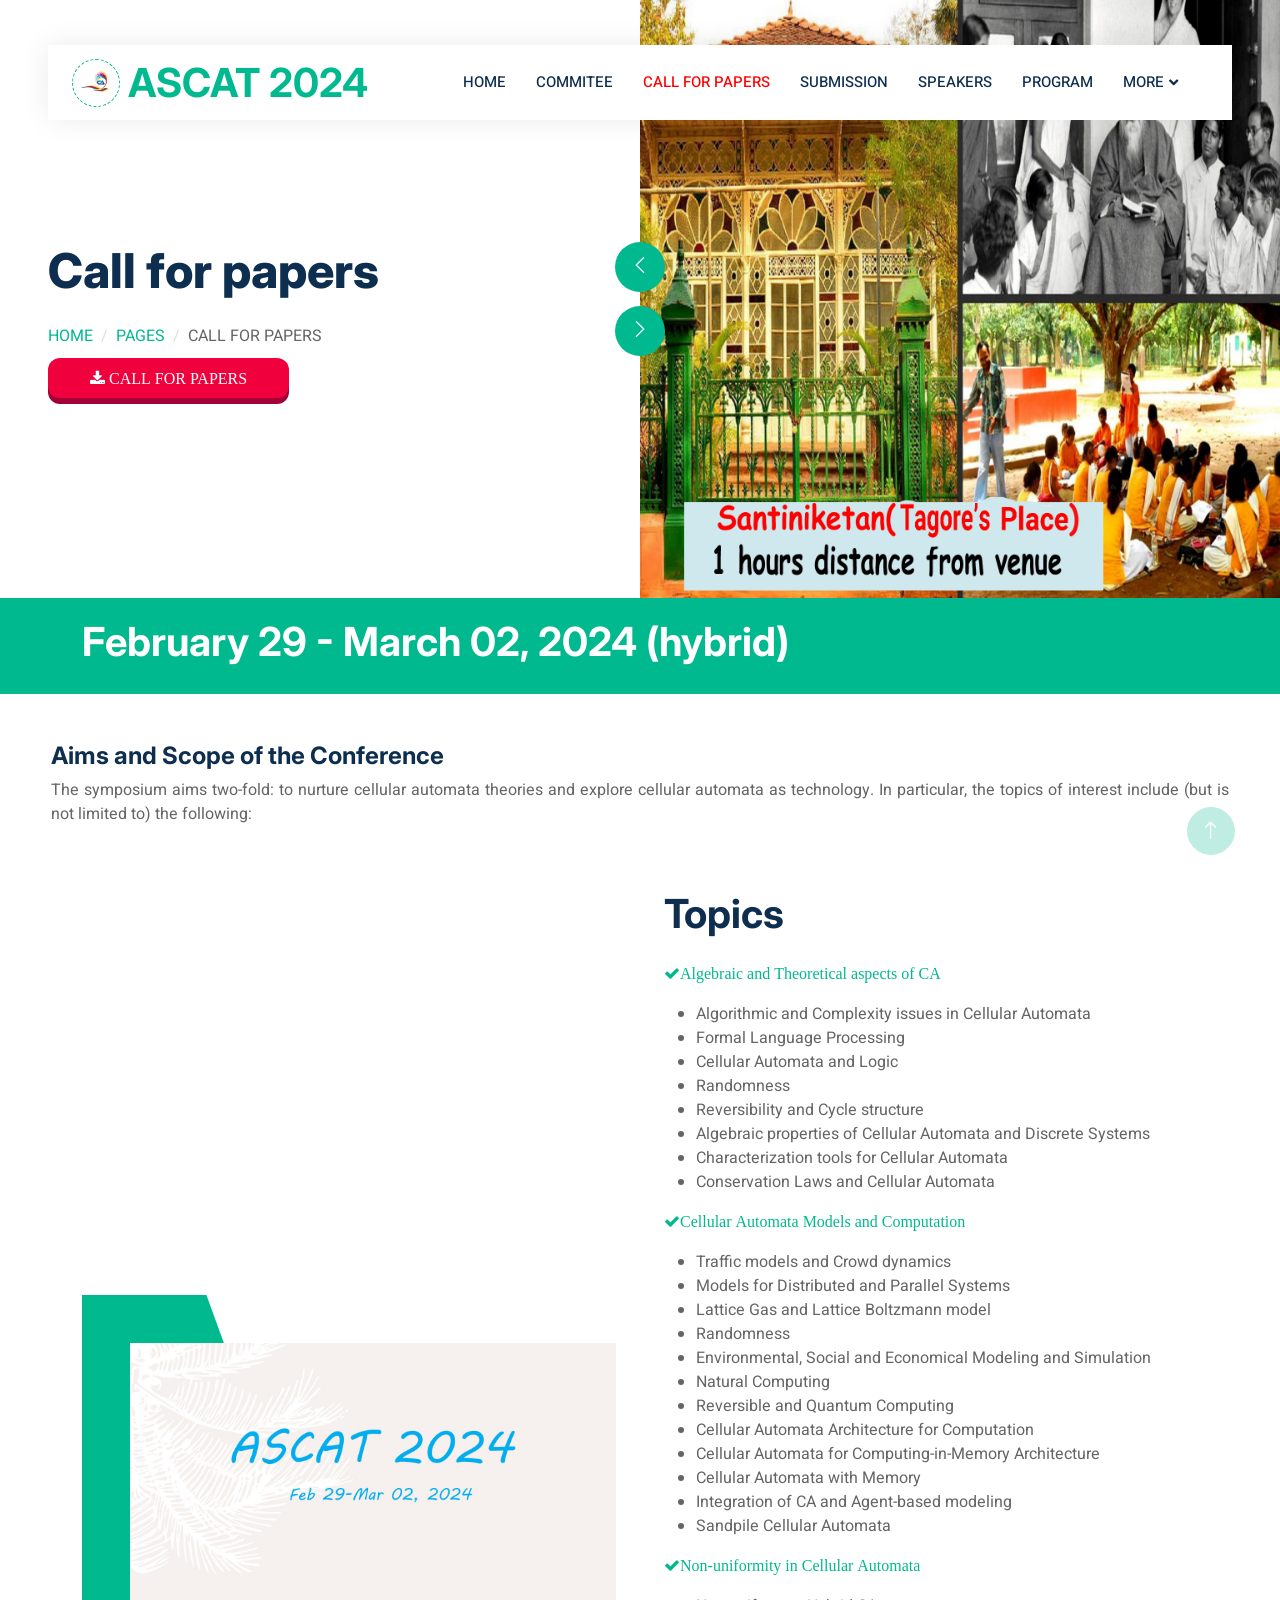
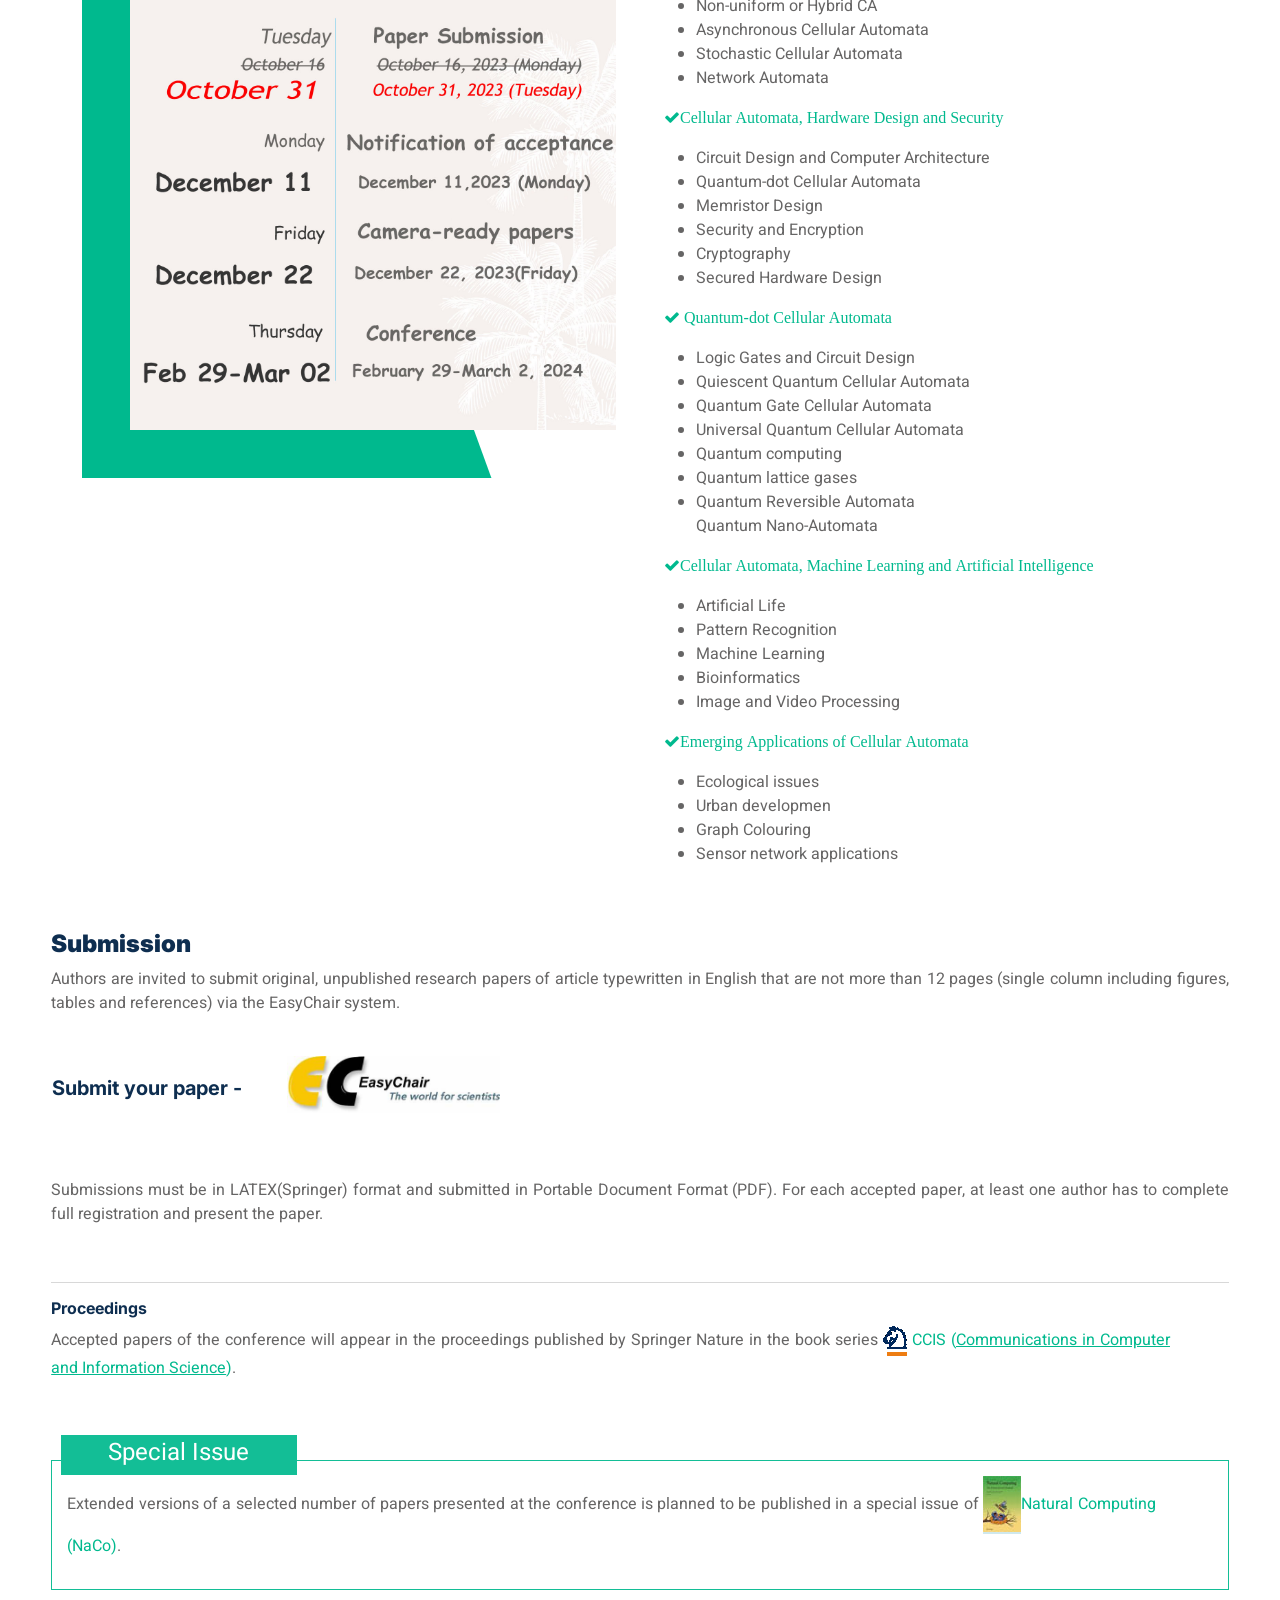
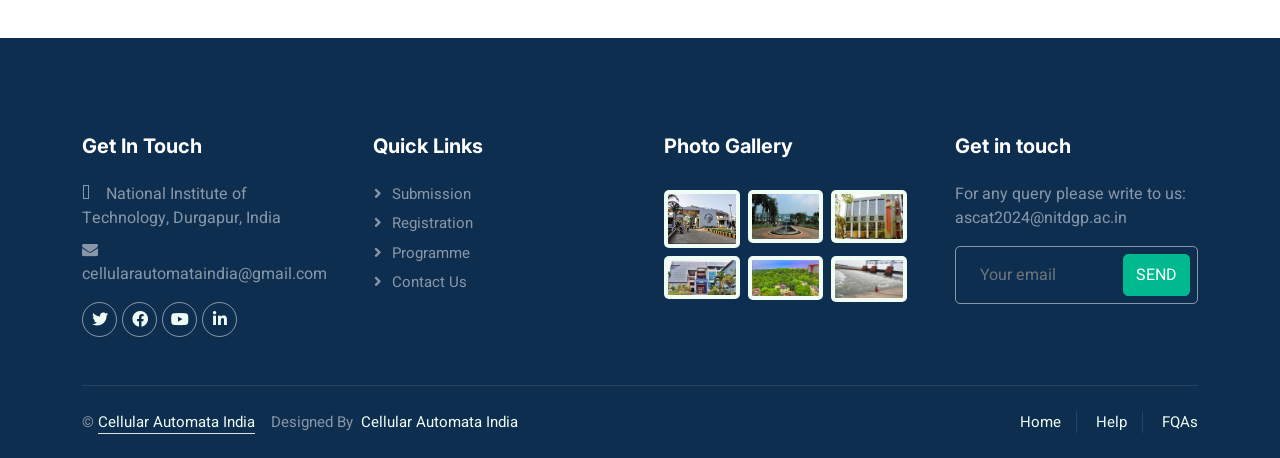
<file: 2024/callforpaper_bkp_11_10_2023.html>
<!DOCTYPE html>
<html lang="en">

<head>
    <meta charset="utf-8">
    <title>ASCAT 2024</title>
    <meta content="width=device-width, initial-scale=1.0" name="viewport">
    <meta content="" name="keywords">
    <meta content="" name="description">

    <!-- Favicon -->
    <link href="img/favicon.ico" rel="icon">

    <!-- Google Web Fonts -->
    <link rel="preconnect" href="https://fonts.googleapis.com">
    <link rel="preconnect" href="https://fonts.gstatic.com" crossorigin>
    <link href="https://fonts.googleapis.com/css2?family=Heebo:wght@400;500;600&family=Inter:wght@700;800&display=swap" rel="stylesheet">

    <!-- Icon Font Stylesheet -->
    <link href="https://cdnjs.cloudflare.com/ajax/libs/font-awesome/5.10.0/css/all.min.css" rel="stylesheet">
    <link href="https://cdn.jsdelivr.net/npm/bootstrap-icons@1.4.1/font/bootstrap-icons.css" rel="stylesheet">
    <link rel="stylesheet" href="https://cdnjs.cloudflare.com/ajax/libs/font-awesome/4.7.0/css/font-awesome.min.css">

    <!-- Libraries Stylesheet -->
    <link href="lib/animate/animate.min.css" rel="stylesheet">
    <link href="lib/owlcarousel/assets/owl.carousel.min.css" rel="stylesheet">

    <!-- Customized Bootstrap Stylesheet -->
    <link href="css/bootstrap.min.css" rel="stylesheet">

    <!-- Template Stylesheet -->
    <link href="css/style.css" rel="stylesheet">
</head>

<body>
    <div class="container-xxl bg-white p-0">
        <!-- Spinner Start -->
        <div id="spinner" class="show bg-white position-fixed translate-middle w-100 vh-100 top-50 start-50 d-flex align-items-center justify-content-center">
            <div class="spinner-border text-primary" style="width: 3rem; height: 3rem;" role="status">
                <span class="sr-only">Loading...</span>
            </div>
        </div>
        <!-- Spinner End -->



           <!-- Navbar Start -->
        <div class="container-fluid nav-bar bg-transparent">
            <nav class="navbar navbar-expand-lg bg-white navbar-light py-0 px-4">
                <a href="index.html" class="navbar-brand d-flex align-items-center text-center">
                    <div class="icon p-2 me-2">
                        <img class="img-fluid" src="img/icon-deal.png" alt="Icon" style="width: 30px; height: 30px;">
                    </div>
                    <h1 class="m-0 text-primary">ASCAT 2024</h1>
                </a>
                <button type="button" class="navbar-toggler" data-bs-toggle="collapse" data-bs-target="#navbarCollapse">
                    <span class="navbar-toggler-icon"></span>
                </button>
                <div class="collapse navbar-collapse" id="navbarCollapse">
                    <div class="navbar-nav ms-auto">
                        <a href="index.html" class="nav-item nav-link ">Home</a>
                        <a href="comitee.html" class="nav-item nav-link">Commitee</a>
                        <a href="callforpaper.html" class="nav-item nav-link" style="color: red !important;">Call for Papers</a>
                         <a href="submission.html" class="nav-item nav-link">Submission</a>
                        <a href="speaker.html" class="nav-item nav-link">Speakers</a>
                        <a href="Program.html" class="nav-item nav-link">Program</a>
                        <!-- <a href="PhDForum.html" class="nav-item nav-link">PhD Forum</a> -->

                        <!--                         <a href="contact.html" class="nav-item nav-link">Contact</a> -->
                        <!-- <div class="nav-item dropdown">
                            <a href="#" class="nav-link dropdown-toggle" data-bs-toggle="dropdown">Submission</a>
                            <div class="dropdown-menu rounded-0 m-0">
                                <a href="testimonial.html" class="dropdown-item">Testimonial</a>
                                <a href="404.html" class="dropdown-item">404 Error</a>
                            </div>
                        </div> -->
                        <div class="nav-item dropdown">
                            <a href="#" class="nav-link dropdown-toggle" data-bs-toggle="dropdown">More</a>
                            <div class="dropdown-menu rounded-0 m-0">                               
                               
                                <a href="registration.html" class="dropdown-item active">Registration</a>
                                <a href="venue.html" class="dropdown-item ">Venue</a>
                                <a href="contact.html" class="dropdown-item ">Contact</a>
                            </div>
                        </div>

                    </div>
                    <!-- <a href="index.html" class="btn btn-primary px-3 d-none d-lg-flex ">Index</a> -->
                </div>
            </nav>
        </div>
        <!-- Navbar End -->

        <!-- Header Start -->
        <div class="container-fluid header bg-white p-0">
            <div class="row g-0 align-items-center flex-column-reverse flex-md-row">
                <div class="col-md-6 p-5 mt-lg-5">
                    <h1 class="display-5 animated fadeIn mb-4">Call for papers</h1>
                    <nav aria-label="breadcrumb animated fadeIn">
                        <ol class="breadcrumb text-uppercase">
                            <li class="breadcrumb-item"><a href="#">Home</a></li>
                            <li class="breadcrumb-item"><a href="#">Pages</a></li>
                            <li class="breadcrumb-item text-body active" aria-current="page">Call for papers</li>
                        </ol>
                    </nav>
                    
                    <button class="pushable1" onclick="location.href = 'ASCAT_2024_CFP.pdf'; ">
                    <span class="front1 fa fa-download">
                        Call for Papers
                    </span>
                </button>
                    <!-- <button class="pushable1" onclick="location.href = '../Booklet_ASCAT2023.pdf'; ">
                    <span class="front1 fa fa-download">
                        Booklet
                    </span>
                </button> -->
                    <!-- <a href="callforpaper2.pdf" class="btn btn-primary py-3 px-5 me-3 animated fadeIn fa fa-download"> Download Call for Papers (PDF)</a> -->
                </div>
                <div class="col-md-6 animated fadeIn ">
                    <div class="owl-carousel header-carousel ">
                        <div class="owl-carousel-item ">
                            <!-- <img class="img-fluid " src="img/10.jpg " alt=" "> -->
                            <img class="img-fluid " src="places/santiniketanposter.jpg" alt="santiniketanposter ">
                        </div>
                        <div class="owl-carousel-item ">
                            <!-- <img class="img-fluid " src="img/10.jpg " alt=" "> -->
                            <img class="img-fluid " src="places/deul.jpg" alt="deul ">
                        </div>
                        <div class="owl-carousel-item ">
                            <!-- <img class="img-fluid " src="img/1.jpg " alt=" "> -->
                            <img class="img-fluid " src="places/bishnupur.jpg" alt="bishnupur">
                            <!-- <span class="img-caption">Santiniketan </span> -->
                        </div>                            
                        <div class="owl-carousel-item ">
                            <!-- <img class="img-fluid " src="img/1.jpg " alt=" "> -->
                            <img class="img-fluid " src="places/deulparkecoresort.jpg" alt="deulparkecoresort">
                            <!-- <span class="img-caption">Santiniketan </span> -->
                        </div>                            
                        <div class="owl-carousel-item ">
                            <!-- <img class="img-fluid " src="img/1.jpg " alt=" "> -->
                            <img class="img-fluid " src="places/maithondam.jpg" alt="maithondam">
                            <!-- <span class="img-caption">Santiniketan </span> -->
                        </div>                            
                        <div class="owl-carousel-item ">
                            <!-- <img class="img-fluid " src="img/1.jpg " alt=" "> -->
                            <img class="img-fluid " src="places/MaithonDam2779.jpg" alt="MaithonDam2779">
                            <!-- <span class="img-caption">Santiniketan </span> -->
                        </div>                            
                        <div class="owl-carousel-item ">
                            <!-- <img class="img-fluid " src="img/1.jpg " alt=" "> -->
                            <img class="img-fluid " src="places/Resort.jpg" alt="Resort">
                            <!-- <span class="img-caption">Santiniketan </span> -->
                        </div>                            
                        <div class="owl-carousel-item ">
                            <!-- <img class="img-fluid " src="img/1.jpg " alt=" "> -->
                            <img class="img-fluid " src="places/durgapur_barrage.jpg" alt="durgapur_barrage">
                            <!-- <span class="img-caption">Santiniketan </span> -->
                        </div> 
                        <div class="owl-carousel-item ">
                            <!-- <img class="img-fluid " src="img/1.jpg " alt=" "> -->
                            <img class="img-fluid " src="places/greenCampus.jpg" alt="greenCampus">
                            <!-- <span class="img-caption">Santiniketan </span> -->
                        </div> 
                        <div class="owl-carousel-item ">
                            <img class="img-fluid " src="img/2.png " alt=" ">
                        </div>
                        <div class="owl-carousel-item ">
                            <img class="img-fluid " src="img/4.png " alt=" ">
                        </div>

                    </div>
                </div>
            </div>
        </div>
        <!-- Header End -->


        <div class="container-fluid bg-primary mb-5 wow fadeIn " data-wow-delay="0.1s " style="padding: 20px; ">
            <div class="container ">
                <h1><span style="color:white;">February 29 - March 02, 2024 (hybrid)  </span></h1>

            </div>
        </div>
        <!-- Search End -->

        <div class="def">
            <h4 align="left">Aims and Scope of the Conference
            </h4>
            <p align="justify">The symposium aims two-fold: to nurture cellular automata theories and explore cellular automata as technology. In particular, the topics of interest include (but is not limited to) the following:
            </p>
           
        </div>



        <!-- About Start -->
        <div class="container-xxl py-5 ">
            <div class="container ">
                <div class="row g-5 align-items-center ">
                    <div class="col-lg-6 wow fadeIn " data-wow-delay="0.1s ">
                        <div class="about-img position-relative overflow-hidden p-5 pe-0 ">
                            <img class="img-fluid w-100 " src="img/schedule.jpg ">
                        </div>
                    </div>
                    <div class="col-lg-6 wow fadeIn " data-wow-delay="0.5s ">
                        <h1 class="mb-4 ">Topics</h1>
                        <!--                         <p class="mb-4 ">The scope of the conference includes all the topics related to theory and applications of cellular automata. In particular, the topics of interest include (but is not limited to) the following:</p> -->
                        <p><i class="fa fa-check text-primary me-3 ">Algebraic and Theoretical aspects of CA</i></p>
                        <ul>
                            <li>Algorithmic and Complexity issues in Cellular Automata</li>
                            <li>Formal Language Processing</li>
                            <li>Cellular Automata and Logic</li>
                            <li>Randomness</li>
                            <li>Reversibility and Cycle structure</li>
                            <li>Algebraic properties of Cellular Automata and Discrete Systems</li>
                            <li>Characterization tools for Cellular Automata</li>
                            <li>Conservation Laws and Cellular Automata</li>
                        </ul>
                        <p><i class="fa fa-check text-primary me-3 ">Cellular Automata Models and Computation</i></p>
                        <ul>
                            <li>Traffic models and Crowd dynamics</li>
                            <li>Models for Distributed and Parallel Systems</li>
                            <li> Lattice Gas and Lattice Boltzmann model</li>
                            <li>Randomness</li>
                            <li>Environmental, Social and Economical Modeling and Simulation </li>
                            <li>Natural Computing</li>
                            <li>Reversible and Quantum Computing </li>
                            <li>Cellular Automata Architecture for Computation </li>
                            <li>Cellular Automata for Computing-in-Memory Architecture</li>
                            <li>Cellular Automata with Memory</li>
                            <li>Integration of CA and Agent-based modeling</li>
                            <li>Sandpile Cellular Automata</li>
                        </ul>

                        <p><i class="fa fa-check text-primary me-3 ">Non-uniformity in Cellular Automata</i></p>
                        <ul>
                            <li>Non-uniform or Hybrid CA </li>
                            <li>Asynchronous Cellular Automata </li>
                            <li>Stochastic Cellular Automata</li>
                            <li>Network Automata </li>
                        </ul>
                        <p><i class="fa fa-check text-primary me-3 ">Cellular Automata, Hardware Design and Security</i></p>
                        <ul>
                            <li>Circuit Design and Computer Architecture </li>
                            <li>Quantum-dot Cellular Automata </li>
                            <li>Memristor Design </li>
                            <li>Security and Encryption </li>
                            <li>Cryptography </li>
                            <li>Secured Hardware Design </li>
                        </ul>
                        <p><i class="fa fa-check text-primary me-3 "> Quantum-dot Cellular Automata</i></p>
                        <ul>
                            <li>Logic Gates and Circuit Design</li>
                            <li>Quiescent Quantum Cellular Automata
                            </li>
                            <li>Quantum Gate Cellular Automata
                            </li>
                            <li>Universal Quantum Cellular Automata
                            </li>
                            <li>Quantum computing
                            </li>
                            <li>Quantum lattice gases
                            </li>
                            <li>Quantum Reversible Automata
                            </li>
                            </li>Quantum Nano-Automata
                            </li>
                        </ul>
                        <p><i class="fa fa-check text-primary me-3 ">Cellular Automata, Machine Learning and Artificial Intelligence</i> </p>
                        <ul>
                            <li>Artificial Life </li>
                            <li>Pattern Recognition </li>
                            <li>Machine Learning </li>
                            <li>Bioinformatics </li>
                            <li>Image and Video Processing </li>
                        </ul>
                       
                        <p><i class="fa fa-check text-primary me-3 ">Emerging Applications of Cellular Automata</i> </p>
                        <ul>
                            <li>Ecological issues  </li>
                            <li>Urban developmen  </li>
                            <li>Graph Colouring  </li>
                            <li>Sensor network applications  </li>
                        </ul>
                       
                    </div>
                </div>
            </div>
        </div>
        <!-- Submission Start -->
        <div class="def">



            <h4 align="left">
                <font><b>Submission</b></font>
            </h4>
            <p style="text-align:justify">
                Authors are invited to submit original, unpublished research papers of article typewritten
in English that are not more than 12 pages (single column including figures, tables and references) via the
EasyChair system.

               
                </br>
                </br>
            </p>

            <table color="blue">
                <tr>
                    <td>
                        <h5>Submit your paper - &nbsp&nbsp&nbsp&nbsp </h5>
                    </td>
                    <td>&nbsp &nbsp&nbsp</td>
                    <td>
                        <div class="hover13">
                            <a href="https://easychair.org/conferences/?conf=ascat2024" target="_blank">
                                <figure>
                                    <img src="img/ec.jpg" alt="easychair" width="45%" height="45%" />
                                </figure>
                            </a>
                          
                        </div>
                    </td>
                </tr>



            </table>
            </br>
            </br>
           

            <p style="text-align:justify">
                Submissions must be in LATEX(Springer) format and submitted in Portable Document Format (PDF). For
each accepted paper, at least one author has to complete full registration and present the paper.
                
                </br>
            </p>

           <!--  <hr class="new6">
            <h5 align="left">
                <font><b>Tentative Registration fees:</b></font>
            </h5>
            <br>
            <div class="test-center">
                <p style="color: red;">Update Soon...</p>
            </div> -->
            <!-- <table align="center">
               
                <td>&nbsp</td>
                <td></td>
                </tr>
                <tr>
                    <td>Early Registration</td>
                    <td>:&nbsp&nbsp&nbsp&nbsp&nbsp&nbsp</td>
                    <td>
                        <span><b>300 USD (General), Rs. 5000/- (Indian)</b></span>
                        </b>
                    </td>

                </tr>
                <tr>
                    <td>Student Registration </td>
                    <td>:&nbsp&nbsp&nbsp&nbsp&nbsp&nbsp</td>
                    <td><b>200 USD (General), Rs. 4000/- (Indian)</b></td>
                </tr>
                <tr>
                    <td>Late Registration </td>
                    <td>:&nbsp&nbsp&nbsp&nbsp&nbsp&nbsp</td>
                    <td><b>400 USD (General), Rs. 6000/- (Indian)</b></td>
                </tr>

            </table> -->
            <br>

            <hr class="new5">

            <h6>Proceedings</h6>

            <p style="text-align:justify; padding-right:5%">

                <!-- ASCAT 2023 proceedings would be published by the <a href="https://www.springer.com/series/11156"><b>Springer (AISC Series)</b></a> and will be made digitally available in Springer subject to fulfilling necessary conference registration
                and presentation formalities. </br> -->
                <!-- Accepted papers of the conference will appear in the proceedings published by Springer Nature in the book series AISC (<u>​​Advances in Intelligent Systems and Computing</u>). -->
                Accepted papers of the conference will appear in the proceedings published by Springer Nature in the book series <a href="https://www.springer.com/series/7899"> <img src="img/logo-springer.png" class="img img-responsive img-fluid" target="_blank">CCIS (<u>Communications in Computer and Information Science</u>)</a>.
                </br>
                </br>
            </p>


           <!-- <h6>Special Issue</h6>

            </br>
            <p style="text-align:justify;padding-right:5%">
                Extended versions of a selected number of papers presented at the conference is planned to be published in a special issue of <a href="https://www.springer.com/journal/11047">Natural Computing(NaCo). </br>
                </br>
            </p>
 -->

            <div class="paraheader">Special Issue</div>
            <div class="paracontent">
               <p style="text-align:justify;padding-right:5%;color:#666565 !important;">
                Extended versions of a selected number of papers presented at the conference is planned to be published in a special issue of <a href="https://www.springer.com/journal/11047"><img src="img/naturalcomputing.jpg" class="img img-responsive img-fluid" target="_blank">Natural Computing (NaCo)</a>. 
            </p>
            </div>


            

            
            <!-- <table>
                <tr>
                   
                    <td><img id="img" width="95%" height="30%" src="img/springer.jpeg "></td>
                    <td><img id="img" width="95%" height="20%" src="img/JCAcover.jpg "></td>
                    <td>
                        <img id="img" width="95%" height="20%" src="img/complexSystems.jpg "></td>
                </tr>
            </table> -->
        </div>
        <!-- Submission end -->



       
            <!-- Footer Start -->
            <div id="footer" class="container-fluid bg-dark text-white-50 footer pt-5 mt-5 wow fadeIn " data-wow-delay="0.1s ">
                <div class="container py-5 ">
                    <div class="row g-5 ">
                        <div class="col-lg-3 col-md-6 ">
                            <h5 class="text-white mb-4 ">Get In Touch</h5>
                            <p class="mb-2 "><i class="fa fa-map-marker-alt me-3 "></i>National Institute of Technology, Durgapur, India</p>
                            <!-- <p class="mb-2 "><i class="fa fa-phone-alt me-3 "></i>+0123456789</p> -->
                            <p class="mb-2 "><i class="fa fa-envelope me-3 "></i>cellularautomataindia@gmail.com</p>
                            <div class="d-flex pt-2 ">
                                <a class="btn btn-outline-light btn-social " href=" "><i class="fab fa-twitter "></i></a>
                                <a class="btn btn-outline-light btn-social " href=" "><i class="fab fa-facebook-f "></i></a>
                                <a class="btn btn-outline-light btn-social " href=" "><i class="fab fa-youtube "></i></a>
                                <a class="btn btn-outline-light btn-social " href=" "><i class="fab fa-linkedin-in "></i></a>
                            </div>
                        </div>
                        <div class="col-lg-3 col-md-6 ">
                            <h5 class="text-white mb-4 ">Quick Links</h5>
                            <a class="btn btn-link text-white-50 " href="submission.html">Submission</a>
                            <a class="btn btn-link text-white-50 " href="registration.html">Registration</a>
                            <a class="btn btn-link text-white-50 " href="Program.html">Programme</a>
                            <a class="btn btn-link text-white-50 " href="contact.html">Contact Us</a>
                            <!-- <a class="btn btn-link text-white-50 " href="../index.html">Timer</a> -->
                        </div>
                        <div class="col-lg-3 col-md-6 ">
                            <h5 class="text-white mb-4 ">Photo Gallery</h5>
                            <div class="row g-2 pt-2 ">
                                <div class="col-4 ">
                                    <img class="img-fluid rounded bg-light p-1 " src="places/nitdgpfront.jpg " alt=" ">
                                </div>
                                <div class="col-4 ">
                                    <img class="img-fluid rounded bg-light p-1 " src="places/nit.jpg " alt=" ">
                                </div>
                                <div class="col-4 ">
                                    <img class="img-fluid rounded bg-light p-1 " src="places/nitbulding.jpg " alt=" ">
                                </div>
                                <div class="col-4 ">
                                    <img class="img-fluid rounded bg-light p-1 " src="places/newacademic.jpg " alt=" ">
                                </div>
                                <div class="col-4 ">
                                    <img class="img-fluid rounded bg-light p-1 " src="places/greenCampus.jpeg" alt=" ">
                                </div>
                                <div class="col-4 ">
                                    <img class="img-fluid rounded bg-light p-1 " src="places/maxresdefault.jpg " alt=" ">
                                </div>
                            </div>
                        </div>
                        <div class="col-lg-3 col-md-6 ">
                            <h5 class="text-white mb-4 ">Get in touch</h5>
                            <p>For any query please write to us: ascat2024@nitdgp.ac.in</p>
                            <form class="position-relative mx-auto " style="max-width: 400px; " method="post" role="form" action="mailto:ascat2024@nitdgp.ac.in" enctype="text/plain">
                                <input class="form-control bg-transparent w-100 py-3 ps-4 pe-5 " id="email" name="email" type="text " placeholder="Your email" required autofocus>
                                <button type="button " class="btn btn-primary py-2 position-absolute top-0 end-0 mt-2 me-2 ">Send</button>
                            </form>
                        </div>
                    </div>
                </div>
                <div class="container ">
                    <div class="copyright ">
                        <div class="row ">
                            <div class="col-md-6 text-center text-md-start mb-3 mb-md-0 ">
                                &copy; <a class="border-bottom " href="https://www.cellularautomata.in">Cellular Automata India</a> &nbsp;&nbsp;&nbsp;Designed By &nbsp;<a href="https://www.cellularautomata.in ">Cellular Automata India</a>
                            </div>
                            <div class="col-md-6 text-center text-md-end ">
                                <div class="footer-menu ">
                                    <a href="#">Home</a>
                                    <!-- <a href=" ">Cookies</a> -->
                                    <a href="#footer">Help</a>
                                    <a href="#footer">FQAs</a>
                                </div>
                            </div>
                        </div>
                    </div>
                </div>
            </div>
            <!-- Footer End -->


        <!-- Back to Top -->
        <a href="#" class="btn btn-lg btn-primary btn-lg-square back-to-top"><i class="bi bi-arrow-up"></i></a>
    </div>

    <!-- JavaScript Libraries -->
    <!-- <script src="https://code.jquery.com/jquery-3.4.1.min.js "></script> -->
   <script src="js/jquery3.js"></script>
    <script src="https://cdn.jsdelivr.net/npm/bootstrap@5.0.0/dist/js/bootstrap.bundle.min.js"></script>
    <script src="lib/wow/wow.min.js"></script>
    <script src="lib/easing/easing.min.js"></script>
    <script src="lib/waypoints/waypoints.min.js"></script>
    <script src="lib/owlcarousel/owl.carousel.min.js"></script>

    <!-- Template Javascript -->
    <script src="js/main.js"></script>
</body>

</html>
</file>
<file: 2023/css/style.css>
/********** Template CSS **********/

:root {
    --primary: #00B98E;
    --secondary: #FF6922;
    --light: #EFFDF5;
    --dark: #0E2E50;
}

.back-to-top {
    position: fixed;
    display: none;
    right: 45px;
    bottom: 45px;
    z-index: 99;
}


/*** Spinner ***/

#spinner {
    opacity: 0;
    visibility: hidden;
    transition: opacity .5s ease-out, visibility 0s linear .5s;
    z-index: 99999;
}

#spinner.show {
    transition: opacity .5s ease-out, visibility 0s linear 0s;
    visibility: visible;
    opacity: 1;
}


/*** Button ***/

.btn {
    transition: .5s;
}

.btn.btn-primary,
.btn.btn-secondary {
    color: #FFFFFF;
}

.btn-square {
    width: 38px;
    height: 38px;
}

.btn-sm-square {
    width: 32px;
    height: 32px;
}

.btn-lg-square {
    width: 48px;
    height: 48px;
}

.btn-square,
.btn-sm-square,
.btn-lg-square {
    padding: 0;
    display: flex;
    align-items: center;
    justify-content: center;
    font-weight: normal;
    border-radius: 50px;
}


/*** Navbar ***/

.nav-bar {
    position: relative;
    margin-top: 45px;
    padding: 0 3rem;
    transition: .5s;
    z-index: 9999;
}

.nav-bar.sticky-top {
    position: sticky;
    padding: 0;
    z-index: 9999;
}

.navbar {
    box-shadow: 0 0 30px rgba(0, 0, 0, .08);
}

.navbar .dropdown-toggle::after {
    border: none;
    content: "\f107";
    font-family: "Font Awesome 5 Free";
    font-weight: 900;
    vertical-align: middle;
    margin-left: 5px;
    transition: .5s;
}

.navbar .dropdown-toggle[aria-expanded=true]::after {
    transform: rotate(-180deg);
}

.navbar-light .navbar-nav .nav-link {
    margin-right: 30px;
    padding: 25px 0;
    color: #FFFFFF;
    font-size: 15px;
    text-transform: uppercase;
    outline: none;
}

.navbar-light .navbar-nav .nav-link:hover,
.navbar-light .navbar-nav .nav-link.active {
    color: var(--primary);
}

@media (max-width: 991.98px) {
    .nav-bar {
        margin: 0;
        padding: 0;
    }
    .navbar-light .navbar-nav .nav-link {
        margin-right: 0;
        padding: 10px 0;
    }
    .navbar-light .navbar-nav {
        border-top: 1px solid #EEEEEE;
    }
}

.navbar-light .navbar-brand {
    height: 75px;
}

.navbar-light .navbar-nav .nav-link {
    color: var(--dark);
    font-weight: 500;
}

@media (min-width: 992px) {
    .navbar .nav-item .dropdown-menu {
        display: block;
        top: 100%;
        margin-top: 0;
        transform: rotateX(-75deg);
        transform-origin: 0% 0%;
        opacity: 0;
        visibility: hidden;
        transition: .5s;
    }
    .navbar .nav-item:hover .dropdown-menu {
        transform: rotateX(0deg);
        visibility: visible;
        transition: .5s;
        opacity: 1;
    }
}


/*** Header ***/

@media (min-width: 992px) {
    .header {
        margin-top: -120px;
    }
}

.header-carousel .owl-nav {
    position: absolute;
    top: 50%;
    left: -25px;
    transform: translateY(-50%);
    display: flex;
    flex-direction: column;
}

.header-carousel .owl-nav .owl-prev,
.header-carousel .owl-nav .owl-next {
    margin: 7px 0;
    width: 50px;
    height: 50px;
    display: flex;
    align-items: center;
    justify-content: center;
    color: #FFFFFF;
    background: var(--primary);
    border-radius: 40px;
    font-size: 20px;
    transition: .5s;
}

.header-carousel .owl-nav .owl-prev:hover,
.header-carousel .owl-nav .owl-next:hover {
    background: var(--dark);
}

@media (max-width: 768px) {
    .header-carousel .owl-nav {
        left: 25px;
    }
}

.breadcrumb-item+.breadcrumb-item::before {
    color: #DDDDDD;
}


/*** Icon ***/

.icon {
    padding: 15px;
    display: inline-flex;
    align-items: center;
    justify-content: center;
    background: #FFFFFF !important;
    border-radius: 50px;
    border: 1px dashed var(--primary) !important;
}


/*** About ***/

.about-img img {
    position: relative;
    z-index: 2;
}

.about-img::before {
    position: absolute;
    content: "";
    top: 0;
    left: -50%;
    width: 100%;
    height: 100%;
    background: var(--primary);
    transform: skew(20deg);
    z-index: 1;
}


/*** Category ***/

.cat-item div {
    background: #FFFFFF;
    border: 1px dashed rgba(0, 185, 142, .3);
    transition: .5s;
}

.cat-item:hover div {
    background: var(--primary);
    border-color: transparent;
}

.cat-item div * {
    transition: .5s;
}

.cat-item:hover div * {
    color: #FFFFFF !important;
}


/*** Property List ***/

.nav-pills .nav-item .btn {
    color: var(--dark);
}

.nav-pills .nav-item .btn:hover,
.nav-pills .nav-item .btn.active {
    color: #FFFFFF;
}

.property-item {
    box-shadow: 0 0 30px rgba(0, 0, 0, .08);
}

.property-item img {
    transition: .5s;
}

.property-item:hover img {
    transform: scale(1.1);
}

.property-item .border-top {
    border-top: 1px dashed rgba(0, 185, 142, .3) !important;
}

.property-item .border-end {
    border-right: 1px dashed rgba(0, 185, 142, .3) !important;
}


/*** Team ***/

.team-item {
    box-shadow: 0 0 30px rgba(0, 0, 0, .08);
    transition: .5s;
}

.team-item .btn {
    color: var(--primary);
    background: #FFFFFF;
    box-shadow: 0 0 30px rgba(0, 0, 0, .15);
}

.team-item .btn:hover {
    color: #FFFFFF;
    background: var(--primary);
}

.team-item:hover {
    border-color: var(--secondary) !important;
}

.team-item:hover .bg-primary {
    background: var(--secondary) !important;
}

.team-item:hover .bg-primary i {
    color: var(--secondary) !important;
}


/*** Testimonial ***/

.testimonial-carousel {
    padding-left: 1.5rem;
    padding-right: 1.5rem;
}

@media (min-width: 576px) {
    .testimonial-carousel {
        padding-left: 4rem;
        padding-right: 4rem;
    }
}

.testimonial-carousel .testimonial-item .border {
    border: 1px dashed rgba(0, 185, 142, .3) !important;
}

.testimonial-carousel .owl-nav {
    position: absolute;
    width: 100%;
    height: 40px;
    top: calc(50% - 20px);
    left: 0;
    display: flex;
    justify-content: space-between;
    z-index: 1;
}

.testimonial-carousel .owl-nav .owl-prev,
.testimonial-carousel .owl-nav .owl-next {
    position: relative;
    width: 40px;
    height: 40px;
    display: flex;
    align-items: center;
    justify-content: center;
    color: #FFFFFF;
    background: var(--primary);
    border-radius: 40px;
    font-size: 20px;
    transition: .5s;
}

.testimonial-carousel .owl-nav .owl-prev:hover,
.testimonial-carousel .owl-nav .owl-next:hover {
    background: var(--dark);
}


/*** Footer ***/

.footer .btn.btn-social {
    margin-right: 5px;
    width: 35px;
    height: 35px;
    display: flex;
    align-items: center;
    justify-content: center;
    color: var(--light);
    border: 1px solid rgba(255, 255, 255, 0.5);
    border-radius: 35px;
    transition: .3s;
}

.footer .btn.btn-social:hover {
    color: var(--primary);
    border-color: var(--light);
}

.footer .btn.btn-link {
    display: block;
    margin-bottom: 5px;
    padding: 0;
    text-align: left;
    font-size: 15px;
    font-weight: normal;
    text-transform: capitalize;
    transition: .3s;
}

.footer .btn.btn-link::before {
    position: relative;
    content: "\f105";
    font-family: "Font Awesome 5 Free";
    font-weight: 900;
    margin-right: 10px;
}

.footer .btn.btn-link:hover {
    letter-spacing: 1px;
    box-shadow: none;
}

.footer .form-control {
    border-color: rgba(255, 255, 255, 0.5);
}

.footer .copyright {
    padding: 25px 0;
    font-size: 15px;
    border-top: 1px solid rgba(256, 256, 256, .1);
}

.footer .copyright a {
    color: var(--light);
}

.footer .footer-menu a {
    margin-right: 15px;
    padding-right: 15px;
    border-right: 1px solid rgba(255, 255, 255, .1);
}

.footer .footer-menu a:last-child {
    margin-right: 0;
    padding-right: 0;
    border-right: none;
}

.def {
    margin-left: 2%;
    padding-left: 2%;
    margin-right: 2%;
    padding-right: 2%;
}
.hover13 figure:hover img {
    opacity: 1;
    -webkit-animation: flash 1.5s;
    animation: flash 1.5s;
}

@-webkit-keyframes flash {
    0% {
        opacity: .4;
    }
    100% {
        opacity: 1;
    }
}

@keyframes flash {
    0% {
        opacity: .4;
    }
    100% {
        opacity: 1;
    }
}

.latex{
    font-family: "Computer Modern Serif", serif;
    font-size: 1 em;
}

.ps-link a{
    float:left;
}



  
  /*    TOP BUTTON    */
  
  .regbutton {
    background-color:  #ff802b;
    text-align: center; 
    padding: 10px;
    border-radius: 10px;
    font-size: 2.0em;
    color: #4c4c4c;
    cursor:pointer;
  }
  .border {
    border-radius: 10px 10px 0px 0px;
  }
  
  /*    FORM    */
  
  .register-form {
    background-color: #5a5b5b;
    border-radius: 10px;
  }
  .form {
    padding: 15px;
    margin: 0 auto;
    display: none;
    transition: ease-out;
  }
  .form span {
    color: #d8d8d8;
  }
  input {
    margin-bottom: 10px;
  }
  input[type=text] {
    width: 93%;
    border: none;
    border-radius: 5px;
    padding: 10px;
    background-color: #d8d8d8;
    color: #4c4c4c;
  }
  
  /* SUBMIT BUTTON*/
  input[type=submit] {
    width:  100%;
    background-color: #d8d8d8;
    color: #4c4c4c;
    border: none;
    border-radius: 5px;
    height: 40px;
    font-size:  1.5em;
    margin-top: 10px;
    display: none;
    transition: 1s;
  }
  input[type=submit]:hover {
    background-color: #ff802b;
  }
 
/*--------------------------------------------------------------
# Schedule Section
--------------------------------------------------------------*/

#schedule {
    padding: 60px 0 60px 0;
  }
  
  #schedule .nav-tabs {
    text-align: center;
    margin: auto;
    display: block;
    border-bottom: 0;
    margin-bottom: 30px;
  }
  
  #schedule .nav-tabs li {
    display: inline-block;
    margin-bottom: 0;
  }
  
  #schedule .nav-tabs a {
    border: none;
    border-radius: 50px;
    font-weight: 600;
    background-color: #0e1b4d;
    color: #fff;
    padding: 10px 100px;
  }
  
  #schedule .nav-tabs a.active {
    background-color: #f82249;
    color: #fff;
  }
  
  #schedule .sub-heading {
    text-align: center;
    font-size: 18px;
    font-style: italic;
    margin: 0 auto 30px auto;
  }
  
  #schedule .tab-pane {
    transition: ease-in-out .2s;
  }
  
  #schedule .schedule-item {
    border-bottom: 1px solid #cad4f6;
    padding-top: 15px;
    padding-bottom: 15px;
    transition: background-color ease-in-out 0.3s;
  }
  
  #schedule .schedule-item:hover {
    background-color: #fff;
  }
  
  #schedule .schedule-item time {
    padding-bottom: 5px;
    display: inline-block;
  }
  
  #schedule .schedule-item .speaker {
    width: 60px;
    height: 60px;
    overflow: hidden;
    border-radius: 50%;
    float: left;
    margin: 0 10px 10px 0;
  }
  
  #schedule .schedule-item .speaker img {
    height: 100%;
    -webkit-transform: translateX(-50%);
    transform: translateX(-50%);
    margin-left: 50%;
    transition: all ease-in-out 0.3s;
  }
  
  #schedule .schedule-item h4 {
    font-size: 18px;
    font-weight: 600;
    margin-bottom: 5px;
  }
  
  #schedule .schedule-item h4 span {
    font-style: italic;
    color: #19328e;
    font-weight: normal;
    font-size: 16px;
  }
  
  #schedule .schedule-item p {
    /* font-style: italic; */
    color: #152b79;
    margin-bottom: 0;
  }
  #schedule .section-header h2 {
    font-size: 35px;
    text-align: center;
    font-weight: 700;
    margin-bottom: 10px;
  }
  #schedule .schedule-item li {
    /* font-style: italic; */
    color: #152b79;
    margin-bottom: 0;
  }
/*--------------------------------------------------------------
# Fellowship glow button sections
--------------------------------------------------------------*/

:root {
    --backgroundColor: rgba(246, 241, 209);
    --colorShadeA: rgb(106, 163, 137);
    --colorShadeB: rgb(121, 186, 156);
    --colorShadeC: rgb(150, 232, 195);
    --colorShadeD: rgb(187, 232, 211);
    --colorShadeE: rgb(205, 255, 232);
  }
  
  @import url("https://fonts.googleapis.com/css?family=Open+Sans:400,400i,700");
  * {
    box-sizing: border-box;
  }
  *::before,
  *::after {
    box-sizing: border-box;
  }
  /* body {
    font-family: "OpenSans", sans-serif;
    font-size: 1rem;
    line-height: 2;
    display: flex;
    align-items: center;
    justify-content: center;
    margin: 0;
    min-height: 100vh;
    background: var(--backgroundColor);
  } */
  button {
    position: relative;
    display: inline-block;
    cursor: pointer;
    outline: none;
    border: 0;
    vertical-align: middle;
    text-decoration: none;
    
    color: var(--colorShadeA);
    font-weight: 600;
    text-transform: uppercase;
    font-family: inherit;
  }
  
  button.big-button {
    padding: 1em 2em;
    border: 2px solid var(--colorShadeA);
    border-radius: 1em;
    background: var(--colorShadeE);
    transform-style: preserve-3d;
    transition: all 175ms cubic-bezier(0, 0, 1, 1);
    font-size: 1rem;
  }
  button.big-button::before {
    position: absolute;
    content: "";
    width: 100%;
    height: 100%;
    top: 0;
    left: 0;
    right: 0;
    bottom: 0;
    background: var(--colorShadeC);
    border-radius: inherit;
    box-shadow: 0 0 0 2px var(--colorShadeB), 0 0.75em 0 0 var(--colorShadeA);
    transform: translate3d(0, 0.75em, -1em);
    transition: all 175ms cubic-bezier(0, 0, 1, 1);
  }
  
  button.big-button:hover {
    background: var(--colorShadeD);
    transform: translate(0, 0.375em);
  }
  
  button.big-button:hover::before {
    transform: translate3d(0, 0.75em, -1em);
  }
  
  button.big-button:active {
    transform: translate(0em, 0.75em);
  }
  
  button.big-button:active::before {
    transform: translate3d(0, 0, -1em);
  
    box-shadow: 0 0 0 2px var(--colorShadeB), 0 0.25em 0 0 var(--colorShadeB);
  }

 button.big-button1 {
    padding: 1em 2em;
    border: 2px solid var(--colorShadeA);
    border-radius: 1em;
    background: var(--colorShadeE);
    transform-style: preserve-3d;
    transition: all 175ms cubic-bezier(0, 0, 1, 1);
    font-size: 0.6rem;
  }
  button.big-button1::before {
    position: absolute;
    content: "";
    width: 100%;
    height: 100%;
    top: 0;
    left: 0;
    right: 0;
    bottom: 0;
    background: var(--colorShadeC);
    border-radius: inherit;
    box-shadow: 0 0 0 2px var(--colorShadeB), 0 0.75em 0 0 var(--colorShadeA);
    transform: translate3d(0, 0.75em, -1em);
    transition: all 175ms cubic-bezier(0, 0, 1, 1);
  }
  
  button.big-button1:hover {
    background: var(--colorShadeD);
    transform: translate(0, 0.375em);
  }
  
  button.big-button1:hover::before {
    transform: translate3d(0, 0.75em, -1em);
  }
  
  button.big-button1:active {
    transform: translate(0em, 0.75em);
  }
  
  button.big-button1:active::before {
    transform: translate3d(0, 0, -1em);
  
    box-shadow: 0 0 0 2px var(--colorShadeB), 0 0.25em 0 0 var(--colorShadeB);
  }
  

 /*--------------------------------------------------------------
# download button sections
--------------------------------------------------------------*/

  .pushable3 {
    background: hsl(340deg 100% 32%);
    border-radius: 12px;
    border: none;
    padding: 0;
    cursor: pointer;
    outline-offset: 4px;
  }
  .front3 {
    display: block;
    padding: 10px 40px;
    border-radius: 10px;
    font-size: 0.75rem;
    background: hsl(345deg 100% 47%);
    color: white;
    transform: translateY(-6px);
  }

  .pushable3:active .front3 {
    transform: translateY(-2px);
  }

  .pushable1 {
    background: hsl(340deg 100% 32%);
    border-radius: 12px;
    border: none;
    padding: 0;
    cursor: pointer;
    outline-offset: 4px;
  }
  .front1 {
    display: block;
    padding: 12px 42px;
    border-radius: 12px;
    font-size: 1rem;
    background: hsl(345deg 100% 47%);
    color: white;
    transform: translateY(-6px);
  }

  .pushable1:active .front1 {
    transform: translateY(-2px);
  }
</file>
<file: 2024/css/style.css>
/********** Template CSS **********/

:root {
    --primary: #00B98E;
    --secondary: #FF6922;
    --light: #EFFDF5;
    --dark: #0E2E50;
}

.back-to-top {
    position: fixed;
    display: none;
    right: 45px;
    bottom: 45px;
    z-index: 99;
}


/*** Spinner ***/

#spinner {
    opacity: 0;
    visibility: hidden;
    transition: opacity .5s ease-out, visibility 0s linear .5s;
    z-index: 99999;
}

#spinner.show {
    transition: opacity .5s ease-out, visibility 0s linear 0s;
    visibility: visible;
    opacity: 1;
}


/*** Button ***/

.btn {
    transition: .5s;
}

.btn.btn-primary,
.btn.btn-secondary {
    color: #FFFFFF;
}

.btn-square {
    width: 38px;
    height: 38px;
}

.btn-sm-square {
    width: 32px;
    height: 32px;
}

.btn-lg-square {
    width: 48px;
    height: 48px;
}

.btn-square,
.btn-sm-square,
.btn-lg-square {
    padding: 0;
    display: flex;
    align-items: center;
    justify-content: center;
    font-weight: normal;
    border-radius: 50px;
}


/*** Navbar ***/

.nav-bar {
    position: relative;
    margin-top: 45px;
    padding: 0 3rem;
    transition: .5s;
    z-index: 9999;
}

.nav-bar.sticky-top {
    position: sticky;
    padding: 0;
    z-index: 9999;
}

.navbar {
    box-shadow: 0 0 30px rgba(0, 0, 0, .08);
}

.navbar .dropdown-toggle::after {
    border: none;
    content: "\f107";
    font-family: "Font Awesome 5 Free";
    font-weight: 900;
    vertical-align: middle;
    margin-left: 5px;
    transition: .5s;
}

.navbar .dropdown-toggle[aria-expanded=true]::after {
    transform: rotate(-180deg);
}

.navbar-light .navbar-nav .nav-link {
    margin-right: 30px;
    padding: 25px 0;
    color: #FFFFFF;
    font-size: 15px;
    text-transform: uppercase;
    outline: none;
}

.navbar-light .navbar-nav .nav-link:hover,
.navbar-light .navbar-nav .nav-link.active {
    color: var(--primary);
}

@media (max-width: 991.98px) {
    .nav-bar {
        margin: 0;
        padding: 0;
    }
    .navbar-light .navbar-nav .nav-link {
        margin-right: 0;
        padding: 10px 0;
    }
    .navbar-light .navbar-nav {
        border-top: 1px solid #EEEEEE;
    }
}

.navbar-light .navbar-brand {
    height: 75px;
}

.navbar-light .navbar-nav .nav-link {
    color: var(--dark);
    font-weight: 500;
}

@media (min-width: 992px) {
    .navbar .nav-item .dropdown-menu {
        display: block;
        top: 100%;
        margin-top: 0;
        transform: rotateX(-75deg);
        transform-origin: 0% 0%;
        opacity: 0;
        visibility: hidden;
        transition: .5s;
    }
    .navbar .nav-item:hover .dropdown-menu {
        transform: rotateX(0deg);
        visibility: visible;
        transition: .5s;
        opacity: 1;
    }
}


/*** Header ***/

@media (min-width: 992px) {
    .header {
        margin-top: -120px;
    }
}

.header-carousel .owl-nav {
    position: absolute;
    top: 50%;
    left: -25px;
    transform: translateY(-50%);
    display: flex;
    flex-direction: column;
}

.header-carousel .owl-nav .owl-prev,
.header-carousel .owl-nav .owl-next {
    margin: 7px 0;
    width: 50px;
    height: 50px;
    display: flex;
    align-items: center;
    justify-content: center;
    color: #FFFFFF;
    background: var(--primary);
    border-radius: 40px;
    font-size: 20px;
    transition: .5s;
}

.header-carousel .owl-nav .owl-prev:hover,
.header-carousel .owl-nav .owl-next:hover {
    background: var(--dark);
}

@media (max-width: 768px) {
    .header-carousel .owl-nav {
        left: 25px;
    }
}

.breadcrumb-item+.breadcrumb-item::before {
    color: #DDDDDD;
}


/*** Icon ***/

.icon {
    padding: 15px;
    display: inline-flex;
    align-items: center;
    justify-content: center;
    background: #FFFFFF !important;
    border-radius: 50px;
    border: 1px dashed var(--primary) !important;
}


/*** About ***/

.about-img img {
    position: relative;
    z-index: 2;
}

.about-img::before {
    position: absolute;
    content: "";
    top: 0;
    left: -50%;
    width: 100%;
    height: 100%;
    background: var(--primary);
    transform: skew(20deg);
    z-index: 1;
}


.img-caption{
  position: absolute;
  bottom: 25px;
  left: 25%;
  color: #fff;
  font-size: 24px;
  font-weight: bold;
  text-align: center;
  margin: 0 auto;
}
/*** Category ***/

.cat-item div {
    background: #FFFFFF;
    border: 1px dashed rgba(0, 185, 142, .3);
    transition: .5s;
}

.cat-item:hover div {
    background: var(--primary);
    border-color: transparent;
}

.cat-item div * {
    transition: .5s;
}

.cat-item:hover div * {
    color: #FFFFFF !important;
}


/*** Property List ***/

.nav-pills .nav-item .btn {
    color: var(--dark);
}

.nav-pills .nav-item .btn:hover,
.nav-pills .nav-item .btn.active {
    color: #FFFFFF;
}

.property-item {
    box-shadow: 0 0 30px rgba(0, 0, 0, .08);
}

.property-item img {
    transition: .5s;
}

.property-item:hover img {
    transform: scale(1.1);
}

.property-item .border-top {
    border-top: 1px dashed rgba(0, 185, 142, .3) !important;
}

.property-item .border-end {
    border-right: 1px dashed rgba(0, 185, 142, .3) !important;
}


/*** Team ***/

.team-item {
    box-shadow: 0 0 30px rgba(0, 0, 0, .08);
    transition: .5s;
}

.team-item .btn {
    color: var(--primary);
    background: #FFFFFF;
    box-shadow: 0 0 30px rgba(0, 0, 0, .15);
}

.team-item .btn:hover {
    color: #FFFFFF;
    background: var(--primary);
}

.team-item:hover {
    border-color: var(--secondary) !important;
}

.team-item:hover .bg-primary {
    background: var(--secondary) !important;
}

.team-item:hover .bg-primary i {
    color: var(--secondary) !important;
}


/*** Testimonial ***/

.testimonial-carousel {
    padding-left: 1.5rem;
    padding-right: 1.5rem;
}

@media (min-width: 576px) {
    .testimonial-carousel {
        padding-left: 4rem;
        padding-right: 4rem;
    }
}

.testimonial-carousel .testimonial-item .border {
    border: 1px dashed rgba(0, 185, 142, .3) !important;
}

.testimonial-carousel .owl-nav {
    position: absolute;
    width: 100%;
    height: 40px;
    top: calc(50% - 20px);
    left: 0;
    display: flex;
    justify-content: space-between;
    z-index: 1;
}

.testimonial-carousel .owl-nav .owl-prev,
.testimonial-carousel .owl-nav .owl-next {
    position: relative;
    width: 40px;
    height: 40px;
    display: flex;
    align-items: center;
    justify-content: center;
    color: #FFFFFF;
    background: var(--primary);
    border-radius: 40px;
    font-size: 20px;
    transition: .5s;
}

.testimonial-carousel .owl-nav .owl-prev:hover,
.testimonial-carousel .owl-nav .owl-next:hover {
    background: var(--dark);
}


/*** Footer ***/

.footer .btn.btn-social {
    margin-right: 5px;
    width: 35px;
    height: 35px;
    display: flex;
    align-items: center;
    justify-content: center;
    color: var(--light);
    border: 1px solid rgba(255, 255, 255, 0.5);
    border-radius: 35px;
    transition: .3s;
}

.footer .btn.btn-social:hover {
    color: var(--primary);
    border-color: var(--light);
}

.footer .btn.btn-link {
    display: block;
    margin-bottom: 5px;
    padding: 0;
    text-align: left;
    font-size: 15px;
    font-weight: normal;
    text-transform: capitalize;
    transition: .3s;
}

.footer .btn.btn-link::before {
    position: relative;
    content: "\f105";
    font-family: "Font Awesome 5 Free";
    font-weight: 900;
    margin-right: 10px;
}

.footer .btn.btn-link:hover {
    letter-spacing: 1px;
    box-shadow: none;
}

.footer .form-control {
    border-color: rgba(255, 255, 255, 0.5);
}

.footer .copyright {
    padding: 25px 0;
    font-size: 15px;
    border-top: 1px solid rgba(256, 256, 256, .1);
}

.footer .copyright a {
    color: var(--light);
}

.footer .footer-menu a {
    margin-right: 15px;
    padding-right: 15px;
    border-right: 1px solid rgba(255, 255, 255, .1);
}

.footer .footer-menu a:last-child {
    margin-right: 0;
    padding-right: 0;
    border-right: none;
}

.def {
    margin-left: 2%;
    padding-left: 2%;
    margin-right: 2%;
    padding-right: 2%;
}
.hover13 figure:hover img {
    opacity: 1;
    -webkit-animation: flash 1.5s;
    animation: flash 1.5s;
}

@-webkit-keyframes flash {
    0% {
        opacity: .4;
    }
    100% {
        opacity: 1;
    }
}

@keyframes flash {
    0% {
        opacity: .4;
    }
    100% {
        opacity: 1;
    }
}

.latex{
    font-family: "Computer Modern Serif", serif;
    font-size: 1 em;
}

.ps-link a{
    float:left;
}



  
  /*    TOP BUTTON    */
  
  .regbutton {
    background-color:  #ff802b;
    text-align: center; 
    padding: 10px;
    border-radius: 10px;
    font-size: 2.0em;
    color: #4c4c4c;
    cursor:pointer;
  }
  .border {
    border-radius: 10px 10px 0px 0px;
  }
  
  /*    FORM    */
  
  .register-form {
    background-color: #5a5b5b;
    border-radius: 10px;
  }
  .form {
    padding: 15px;
    margin: 0 auto;
    display: none;
    transition: ease-out;
  }
  .form span {
    color: #d8d8d8;
  }
  input {
    margin-bottom: 10px;
  }
  input[type=text] {
    width: 93%;
    border: none;
    border-radius: 5px;
    padding: 10px;
    background-color: #d8d8d8;
    color: #4c4c4c;
  }
  
  /* SUBMIT BUTTON*/
  input[type=submit] {
    width:  100%;
    background-color: #d8d8d8;
    color: #4c4c4c;
    border: none;
    border-radius: 5px;
    height: 40px;
    font-size:  1.5em;
    margin-top: 10px;
    display: none;
    transition: 1s;
  }
  input[type=submit]:hover {
    background-color: #ff802b;
  }
 
/*--------------------------------------------------------------
# Schedule Section
--------------------------------------------------------------*/

#schedule {
    padding: 60px 0 60px 0;
  }
  
  #schedule .nav-tabs {
    text-align: center;
    margin: auto;
    display: block;
    border-bottom: 0;
    margin-bottom: 30px;
  }
  
  #schedule .nav-tabs li {
    display: inline-block;
    margin-bottom: 0;
  }
  
  #schedule .nav-tabs a {
    border: none;
    border-radius: 50px;
    font-weight: 600;
    background-color: #0e1b4d;
    color: #fff;
    padding: 10px 100px;
  }
  
  #schedule .nav-tabs a.active {
    background-color: #f82249;
    color: #fff;
  }
  
  #schedule .sub-heading {
    text-align: center;
    font-size: 18px;
    font-style: italic;
    margin: 0 auto 30px auto;
  }
  
  #schedule .tab-pane {
    transition: ease-in-out .2s;
  }
  
  #schedule .schedule-item {
    border-bottom: 1px solid #cad4f6;
    padding-top: 15px;
    padding-bottom: 15px;
    transition: background-color ease-in-out 0.3s;
  }
  
  #schedule .schedule-item:hover {
    background-color: #fff;
  }
  
  #schedule .schedule-item time {
    padding-bottom: 5px;
    display: inline-block;
  }
  
  #schedule .schedule-item .speaker {
    width: 60px;
    height: 60px;
    overflow: hidden;
    border-radius: 50%;
    float: left;
    margin: 0 10px 10px 0;
  }
  
  #schedule .schedule-item .speaker img {
    height: 100%;
    -webkit-transform: translateX(-50%);
    transform: translateX(-50%);
    margin-left: 50%;
    transition: all ease-in-out 0.3s;
  }
  
  #schedule .schedule-item h4 {
    font-size: 18px;
    font-weight: 600;
    margin-bottom: 5px;
  }
  
  #schedule .schedule-item h4 span {
    font-style: italic;
    color: #19328e;
    font-weight: normal;
    font-size: 16px;
  }
  
  #schedule .schedule-item p {
    /* font-style: italic; */
    color: #152b79;
    margin-bottom: 0;
  }
  #schedule .section-header h2 {
    font-size: 35px;
    text-align: center;
    font-weight: 700;
    margin-bottom: 10px;
  }
  #schedule .schedule-item li {
    /* font-style: italic; */
    color: #152b79;
    margin-bottom: 0;
  }
/*--------------------------------------------------------------
# Fellowship glow button sections
--------------------------------------------------------------*/

:root {
    --backgroundColor: rgba(246, 241, 209);
    --colorShadeA: rgb(106, 163, 137);
    --colorShadeB: rgb(121, 186, 156);
    --colorShadeC: rgb(150, 232, 195);
    --colorShadeD: rgb(187, 232, 211);
    --colorShadeE: rgb(205, 255, 232);
  }
  
  @import url("https://fonts.googleapis.com/css?family=Open+Sans:400,400i,700");
  * {
    box-sizing: border-box;
  }
  *::before,
  *::after {
    box-sizing: border-box;
  }
  /* body {
    font-family: "OpenSans", sans-serif;
    font-size: 1rem;
    line-height: 2;
    display: flex;
    align-items: center;
    justify-content: center;
    margin: 0;
    min-height: 100vh;
    background: var(--backgroundColor);
  } */
  button {
    position: relative;
    display: inline-block;
    cursor: pointer;
    outline: none;
    border: 0;
    vertical-align: middle;
    text-decoration: none;
    
    color: var(--colorShadeA);
    font-weight: 600;
    text-transform: uppercase;
    font-family: inherit;
  }
  
  button.big-button {
    padding: 1em 2em;
    border: 2px solid var(--colorShadeA);
    border-radius: 1em;
    background: var(--colorShadeE);
    transform-style: preserve-3d;
    transition: all 175ms cubic-bezier(0, 0, 1, 1);
    font-size: 1rem;
  }
  button.big-button::before {
    position: absolute;
    content: "";
    width: 100%;
    height: 100%;
    top: 0;
    left: 0;
    right: 0;
    bottom: 0;
    background: var(--colorShadeC);
    border-radius: inherit;
    box-shadow: 0 0 0 2px var(--colorShadeB), 0 0.75em 0 0 var(--colorShadeA);
    transform: translate3d(0, 0.75em, -1em);
    transition: all 175ms cubic-bezier(0, 0, 1, 1);
  }
  
  button.big-button:hover {
    background: var(--colorShadeD);
    transform: translate(0, 0.375em);
  }
  
  button.big-button:hover::before {
    transform: translate3d(0, 0.75em, -1em);
  }
  
  button.big-button:active {
    transform: translate(0em, 0.75em);
  }
  
  button.big-button:active::before {
    transform: translate3d(0, 0, -1em);
  
    box-shadow: 0 0 0 2px var(--colorShadeB), 0 0.25em 0 0 var(--colorShadeB);
  }

 button.big-button1 {
    padding: 1em 2em;
    border: 2px solid var(--colorShadeA);
    border-radius: 1em;
    background: var(--colorShadeE);
    transform-style: preserve-3d;
    transition: all 175ms cubic-bezier(0, 0, 1, 1);
    font-size: 0.6rem;
  }
  button.big-button1::before {
    position: absolute;
    content: "";
    width: 100%;
    height: 100%;
    top: 0;
    left: 0;
    right: 0;
    bottom: 0;
    background: var(--colorShadeC);
    border-radius: inherit;
    box-shadow: 0 0 0 2px var(--colorShadeB), 0 0.75em 0 0 var(--colorShadeA);
    transform: translate3d(0, 0.75em, -1em);
    transition: all 175ms cubic-bezier(0, 0, 1, 1);
  }
  
  button.big-button1:hover {
    background: var(--colorShadeD);
    transform: translate(0, 0.375em);
  }
  
  button.big-button1:hover::before {
    transform: translate3d(0, 0.75em, -1em);
  }
  
  button.big-button1:active {
    transform: translate(0em, 0.75em);
  }
  
  button.big-button1:active::before {
    transform: translate3d(0, 0, -1em);
  
    box-shadow: 0 0 0 2px var(--colorShadeB), 0 0.25em 0 0 var(--colorShadeB);
  }
  

 /*--------------------------------------------------------------
# download button sections
--------------------------------------------------------------*/

  .pushable3 {
    background: hsl(340deg 100% 32%);
    border-radius: 12px;
    border: none;
    padding: 0;
    cursor: pointer;
    outline-offset: 4px;
  }
  .front3 {
    display: block;
    padding: 10px 40px;
    border-radius: 10px;
    font-size: 0.75rem;
    background: hsl(345deg 100% 47%);
    color: white;
    transform: translateY(-6px);
  }

  .pushable3:active .front3 {
    transform: translateY(-2px);
  }

  .pushable1 {
    background: hsl(340deg 100% 32%);
    border-radius: 12px;
    border: none;
    padding: 0;
    cursor: pointer;
    outline-offset: 4px;
  }
  .front1 {
    display: block;
    padding: 12px 42px;
    border-radius: 12px;
    font-size: 1rem;
    background: hsl(345deg 100% 47%);
    color: white;
    transform: translateY(-6px);
  }

  .pushable1:active .front1 {
    transform: translateY(-2px);
  }
  
/*--------------------------------------------------------------
# Call for Papers sections Hasibul
--------------------------------------------------------------*/

.paraheader{
    background-color: rgb(19, 190, 150);
    min-height: 40px;
    color: #fff;
    font-size: 24px;
    width: 20%;
    text-align: center;
    position: relative;
    top: 15px;
    left: 10px;
}

.paracontent{
    border: .5px solid #13BE96;
    min-height: 50px;
    padding: 15px;
    color: #666565;
}

.blinktext{
    color: #008000 !important;
    font-size: 24px;
    animation: animate 
                1.5s linear infinite;
}

 @keyframes animate {
        0% {
            opacity: 0;
        }

        50% {
            opacity: 0.7;
        }

        100% {
            opacity: 0;
        }
    }

/*--------------------------------------------------------------
# Speaker sections Hasibul
--------------------------------------------------------------*/
.speaker-container{    
    margin-top: 5px;
}
.speaker-details{
    display: flex;
    flex-direction: row;
     margin-top: 15px;
     /*background: #ebeeee;*/
}
.speaker-image{
    /*width: 100%;*/
    height: 100%;
    max-width: 265px;
    max-height: 416px;
    cursor: pointer;
}
.speaker-image:hover{
    border-top: 5px solid rgb(121, 186, 156);
    border-right: 5px solid rgb(150, 232, 195);
    border-left: 5px solid rgb(150, 232, 195);
    border-bottom: 5px solid rgb(150, 232, 195);

}
.speaker-image .custom-img{
    height: 300px !important;
    width: 100% !important;
}
.speaker-info{
    padding: 5px;
    text-align: left;
}
.speaker-info .speaker-title{
    font-size: 20px;
    font-weight: bold;
    color: #000;
}
</file>
<file: 2026/css/style.css>
/********** Template CSS **********/

:root {
  --primary: #0053b9;
    /* --primary: #00B98E; */
    --secondary: #FF6922;
    --light: #EFFDF5;
    --dark: #0E2E50;
}

.back-to-top {
    position: fixed;
    display: none;
    right: 45px;
    bottom: 45px;
    z-index: 99;
}


/*** Spinner ***/

#spinner {
    opacity: 0;
    visibility: hidden;
    transition: opacity .5s ease-out, visibility 0s linear .5s;
    z-index: 99999;
}

#spinner.show {
    transition: opacity .5s ease-out, visibility 0s linear 0s;
    visibility: visible;
    opacity: 1;
}


/*** Button ***/

.btn {
    transition: .5s;
}

.btn.btn-primary,
.btn.btn-secondary {
    color: #FFFFFF;
}

.btn-square {
    width: 38px;
    height: 38px;
}

.btn-sm-square {
    width: 32px;
    height: 32px;
}

.btn-lg-square {
    width: 48px;
    height: 48px;
}

.btn-square,
.btn-sm-square,
.btn-lg-square {
    padding: 0;
    display: flex;
    align-items: center;
    justify-content: center;
    font-weight: normal;
    border-radius: 50px;
}


/*** Navbar ***/

.nav-bar {
    position: relative;
    margin-top: 45px;
    padding: 0 3rem;
    transition: .5s;
    z-index: 9999;
}

.nav-bar.sticky-top {
    position: sticky;
    padding: 0;
    z-index: 9999;
}

.navbar {
    box-shadow: 0 0 30px rgba(0, 0, 0, .08);
}

.navbar .dropdown-toggle::after {
    border: none;
    content: "\f107";
    font-family: "Font Awesome 5 Free";
    font-weight: 900;
    vertical-align: middle;
    margin-left: 5px;
    transition: .5s;
}

.navbar .dropdown-toggle[aria-expanded=true]::after {
    transform: rotate(-180deg);
}

.navbar-light .navbar-nav .nav-link {
    margin-right: 30px;
    padding: 25px 0;
    color: #FFFFFF;
    font-size: 15px;
    text-transform: uppercase;
    outline: none;
}

.navbar-light .navbar-nav .nav-link:hover,
.navbar-light .navbar-nav .nav-link.active {
    color: var(--primary);
}

@media (max-width: 991.98px) {
    .nav-bar {
        margin: 0;
        padding: 0;
    }
    .navbar-light .navbar-nav .nav-link {
        margin-right: 0;
        padding: 10px 0;
    }
    .navbar-light .navbar-nav {
        border-top: 1px solid #EEEEEE;
    }
}

.navbar-light .navbar-brand {
    height: 75px;
}

.navbar-light .navbar-nav .nav-link {
    color: var(--dark);
    font-weight: 500;
}

@media (min-width: 992px) {
    .navbar .nav-item .dropdown-menu {
        display: block;
        top: 100%;
        margin-top: 0;
        transform: rotateX(-75deg);
        transform-origin: 0% 0%;
        opacity: 0;
        visibility: hidden;
        transition: .5s;
    }
    .navbar .nav-item:hover .dropdown-menu {
        transform: rotateX(0deg);
        visibility: visible;
        transition: .5s;
        opacity: 1;
    }
}


/*** Header ***/

@media (min-width: 992px) {
    .header {
        margin-top: -120px;
    }
}

.header-carousel .owl-nav {
    position: absolute;
    top: 50%;
    left: -25px;
    transform: translateY(-50%);
    display: flex;
    flex-direction: column;
}

.header-carousel .owl-nav .owl-prev,
.header-carousel .owl-nav .owl-next {
    margin: 7px 0;
    width: 50px;
    height: 50px;
    display: flex;
    align-items: center;
    justify-content: center;
    color: #FFFFFF;
    background: var(--primary);
    border-radius: 40px;
    font-size: 20px;
    transition: .5s;
}

.header-carousel .owl-nav .owl-prev:hover,
.header-carousel .owl-nav .owl-next:hover {
    background: var(--dark);
}

@media (max-width: 768px) {
    .header-carousel .owl-nav {
        left: 25px;
    }
}

.breadcrumb-item+.breadcrumb-item::before {
    color: #DDDDDD;
}


/*** Icon ***/

.icon {
    padding: 15px;
    display: inline-flex;
    align-items: center;
    justify-content: center;
    background: #FFFFFF !important;
    border-radius: 50px;
    border: 1px dashed var(--primary) !important;
}


/*** About ***/

.about-img img {
    position: relative;
    z-index: 2;
}

.about-img::before {
    position: absolute;
    content: "";
    top: 0;
    left: -50%;
    width: 100%;
    height: 100%;
    background: var(--primary);
    transform: skew(20deg);
    z-index: 1;
}


/*** Category ***/

.cat-item div {
    background: #FFFFFF;
    border: 1px dashed rgba(0, 185, 142, .3);
    transition: .5s;
}

.cat-item:hover div {
    background: var(--primary);
    border-color: transparent;
}

.cat-item div * {
    transition: .5s;
}

.cat-item:hover div * {
    color: #FFFFFF !important;
}


/*** Property List ***/

.nav-pills .nav-item .btn {
    color: var(--dark);
}

.nav-pills .nav-item .btn:hover,
.nav-pills .nav-item .btn.active {
    color: #FFFFFF;
}

.property-item {
    box-shadow: 0 0 30px rgba(0, 0, 0, .08);
}

.property-item img {
    transition: .5s;
}

.property-item:hover img {
    transform: scale(1.1);
}

.property-item .border-top {
    border-top: 1px dashed rgba(0, 185, 142, .3) !important;
}

.property-item .border-end {
    border-right: 1px dashed rgba(0, 185, 142, .3) !important;
}


/*** Team ***/

.team-item {
    box-shadow: 0 0 30px rgba(0, 0, 0, .08);
    transition: .5s;
}

.team-item .btn {
    color: var(--primary);
    background: #FFFFFF;
    box-shadow: 0 0 30px rgba(0, 0, 0, .15);
}

.team-item .btn:hover {
    color: #FFFFFF;
    background: var(--primary);
}

.team-item:hover {
    border-color: var(--secondary) !important;
}

.team-item:hover .bg-primary {
    background: var(--secondary) !important;
}

.team-item:hover .bg-primary i {
    color: var(--secondary) !important;
}


/*** Testimonial ***/

.testimonial-carousel {
    padding-left: 1.5rem;
    padding-right: 1.5rem;
}

@media (min-width: 576px) {
    .testimonial-carousel {
        padding-left: 4rem;
        padding-right: 4rem;
    }
}

.testimonial-carousel .testimonial-item .border {
    border: 1px dashed rgba(0, 185, 142, .3) !important;
}

.testimonial-carousel .owl-nav {
    position: absolute;
    width: 100%;
    height: 40px;
    top: calc(50% - 20px);
    left: 0;
    display: flex;
    justify-content: space-between;
    z-index: 1;
}

.testimonial-carousel .owl-nav .owl-prev,
.testimonial-carousel .owl-nav .owl-next {
    position: relative;
    width: 40px;
    height: 40px;
    display: flex;
    align-items: center;
    justify-content: center;
    color: #FFFFFF;
    background: var(--primary);
    border-radius: 40px;
    font-size: 20px;
    transition: .5s;
}

.testimonial-carousel .owl-nav .owl-prev:hover,
.testimonial-carousel .owl-nav .owl-next:hover {
    background: var(--dark);
}


/*** Footer ***/

.footer .btn.btn-social {
    margin-right: 5px;
    width: 35px;
    height: 35px;
    display: flex;
    align-items: center;
    justify-content: center;
    color: var(--light);
    border: 1px solid rgba(255, 255, 255, 0.5);
    border-radius: 35px;
    transition: .3s;
}

.footer .btn.btn-social:hover {
    color: var(--primary);
    border-color: var(--light);
}

.footer .btn.btn-link {
    display: block;
    margin-bottom: 5px;
    padding: 0;
    text-align: left;
    font-size: 15px;
    font-weight: normal;
    text-transform: capitalize;
    transition: .3s;
}

.footer .btn.btn-link::before {
    position: relative;
    content: "\f105";
    font-family: "Font Awesome 5 Free";
    font-weight: 900;
    margin-right: 10px;
}

.footer .btn.btn-link:hover {
    letter-spacing: 1px;
    box-shadow: none;
}

.footer .form-control {
    border-color: rgba(255, 255, 255, 0.5);
}

.footer .copyright {
    padding: 25px 0;
    font-size: 15px;
    border-top: 1px solid rgba(256, 256, 256, .1);
}

.footer .copyright a {
    color: var(--light);
}

.footer .footer-menu a {
    margin-right: 15px;
    padding-right: 15px;
    border-right: 1px solid rgba(255, 255, 255, .1);
}

.footer .footer-menu a:last-child {
    margin-right: 0;
    padding-right: 0;
    border-right: none;
}

.def {
    margin-left: 2%;
    padding-left: 2%;
    margin-right: 2%;
    padding-right: 2%;
}
.hover13 figure:hover img {
    opacity: 1;
    -webkit-animation: flash 1.5s;
    animation: flash 1.5s;
}

@-webkit-keyframes flash {
    0% {
        opacity: .4;
    }
    100% {
        opacity: 1;
    }
}

@keyframes flash {
    0% {
        opacity: .4;
    }
    100% {
        opacity: 1;
    }
}

.latex{
    font-family: "Computer Modern Serif", serif;
    font-size: 1 em;
}

.ps-link a{
    float:left;
}



  
  /*    TOP BUTTON    */
  
  .regbutton {
    background-color:  #ff802b;
    text-align: center; 
    padding: 10px;
    border-radius: 10px;
    font-size: 2.0em;
    color: #4c4c4c;
    cursor:pointer;
  }
  .border {
    border-radius: 10px 10px 0px 0px;
  }
  
  /*    FORM    */
  
  .register-form {
    background-color: #5a5b5b;
    border-radius: 10px;
  }
  .form {
    padding: 15px;
    margin: 0 auto;
    display: none;
    transition: ease-out;
  }
  .form span {
    color: #d8d8d8;
  }
  input {
    margin-bottom: 10px;
  }
  input[type=text] {
    width: 93%;
    border: none;
    border-radius: 5px;
    padding: 10px;
    background-color: #d8d8d8;
    color: #4c4c4c;
  }
  
  /* SUBMIT BUTTON*/
  input[type=submit] {
    width:  100%;
    background-color: #d8d8d8;
    color: #4c4c4c;
    border: none;
    border-radius: 5px;
    height: 40px;
    font-size:  1.5em;
    margin-top: 10px;
    display: none;
    transition: 1s;
  }
  input[type=submit]:hover {
    background-color: #ff802b;
  }
 
/*--------------------------------------------------------------
# Schedule Section
--------------------------------------------------------------*/

#schedule {
    padding: 60px 0 60px 0;
  }
  
  #schedule .nav-tabs {
    text-align: center;
    margin: auto;
    display: block;
    border-bottom: 0;
    margin-bottom: 30px;
  }
  
  #schedule .nav-tabs li {
    display: inline-block;
    margin-bottom: 0;
  }
  
  #schedule .nav-tabs a {
    border: none;
    border-radius: 50px;
    font-weight: 600;
    background-color: #0e1b4d;
    color: #fff;
    padding: 10px 100px;
  }
  
  #schedule .nav-tabs a.active {
    background-color: #f82249;
    color: #fff;
  }
  
  #schedule .sub-heading {
    text-align: center;
    font-size: 18px;
    font-style: italic;
    margin: 0 auto 30px auto;
  }
  
  #schedule .tab-pane {
    transition: ease-in-out .2s;
  }
  
  #schedule .schedule-item {
    border-bottom: 1px solid #cad4f6;
    padding-top: 15px;
    padding-bottom: 15px;
    transition: background-color ease-in-out 0.3s;
  }
  
  #schedule .schedule-item:hover {
    background-color: #fff;
  }
  
  #schedule .schedule-item time {
    padding-bottom: 5px;
    display: inline-block;
  }
  
  #schedule .schedule-item .speaker {
    width: 60px;
    height: 60px;
    overflow: hidden;
    border-radius: 50%;
    float: left;
    margin: 0 10px 10px 0;
  }
  
  #schedule .schedule-item .speaker img {
    height: 100%;
    -webkit-transform: translateX(-50%);
    transform: translateX(-50%);
    margin-left: 50%;
    transition: all ease-in-out 0.3s;
  }
  
  #schedule .schedule-item h4 {
    font-size: 18px;
    font-weight: 600;
    margin-bottom: 5px;
  }
  
  #schedule .schedule-item h4 span {
    font-style: italic;
    color: #19328e;
    font-weight: normal;
    font-size: 16px;
  }
  
  #schedule .schedule-item p {
    /* font-style: italic; */
    color: #152b79;
    margin-bottom: 0;
  }
  #schedule .section-header h2 {
    font-size: 35px;
    text-align: center;
    font-weight: 700;
    margin-bottom: 10px;
  }
  #schedule .schedule-item li {
    /* font-style: italic; */
    color: #152b79;
    margin-bottom: 0;
  }
/*--------------------------------------------------------------
# Fellowship glow button sections
--------------------------------------------------------------*/

:root {
    --backgroundColor: rgba(246, 241, 209);
    --colorShadeA: rgb(106, 163, 137);
    --colorShadeB: rgb(121, 186, 156);
    --colorShadeC: rgb(150, 232, 195);
    --colorShadeD: rgb(187, 232, 211);
    --colorShadeE: rgb(205, 255, 232);
  }
  
  @import url("https://fonts.googleapis.com/css?family=Open+Sans:400,400i,700");
  * {
    box-sizing: border-box;
  }
  *::before,
  *::after {
    box-sizing: border-box;
  }
  /* body {
    font-family: "OpenSans", sans-serif;
    font-size: 1rem;
    line-height: 2;
    display: flex;
    align-items: center;
    justify-content: center;
    margin: 0;
    min-height: 100vh;
    background: var(--backgroundColor);
  } */
  button {
    position: relative;
    display: inline-block;
    cursor: pointer;
    outline: none;
    border: 0;
    vertical-align: middle;
    text-decoration: none;
    
    color: var(--colorShadeA);
    font-weight: 600;
    text-transform: uppercase;
    font-family: inherit;
  }
  
  button.big-button {
    padding: 1em 2em;
    border: 2px solid var(--colorShadeA);
    border-radius: 1em;
    background: var(--colorShadeE);
    transform-style: preserve-3d;
    transition: all 175ms cubic-bezier(0, 0, 1, 1);
    font-size: 1rem;
  }
  button.big-button::before {
    position: absolute;
    content: "";
    width: 100%;
    height: 100%;
    top: 0;
    left: 0;
    right: 0;
    bottom: 0;
    background: var(--colorShadeC);
    border-radius: inherit;
    box-shadow: 0 0 0 2px var(--colorShadeB), 0 0.75em 0 0 var(--colorShadeA);
    transform: translate3d(0, 0.75em, -1em);
    transition: all 175ms cubic-bezier(0, 0, 1, 1);
  }
  
  button.big-button:hover {
    background: var(--colorShadeD);
    transform: translate(0, 0.375em);
  }
  
  button.big-button:hover::before {
    transform: translate3d(0, 0.75em, -1em);
  }
  
  button.big-button:active {
    transform: translate(0em, 0.75em);
  }
  
  button.big-button:active::before {
    transform: translate3d(0, 0, -1em);
  
    box-shadow: 0 0 0 2px var(--colorShadeB), 0 0.25em 0 0 var(--colorShadeB);
  }

 button.big-button1 {
    padding: 1em 2em;
    border: 2px solid var(--colorShadeA);
    border-radius: 1em;
    background: var(--colorShadeE);
    transform-style: preserve-3d;
    transition: all 175ms cubic-bezier(0, 0, 1, 1);
    font-size: 0.6rem;
  }
  button.big-button1::before {
    position: absolute;
    content: "";
    width: 100%;
    height: 100%;
    top: 0;
    left: 0;
    right: 0;
    bottom: 0;
    background: var(--colorShadeC);
    border-radius: inherit;
    box-shadow: 0 0 0 2px var(--colorShadeB), 0 0.75em 0 0 var(--colorShadeA);
    transform: translate3d(0, 0.75em, -1em);
    transition: all 175ms cubic-bezier(0, 0, 1, 1);
  }
  
  button.big-button1:hover {
    background: var(--colorShadeD);
    transform: translate(0, 0.375em);
  }
  
  button.big-button1:hover::before {
    transform: translate3d(0, 0.75em, -1em);
  }
  
  button.big-button1:active {
    transform: translate(0em, 0.75em);
  }
  
  button.big-button1:active::before {
    transform: translate3d(0, 0, -1em);
  
    box-shadow: 0 0 0 2px var(--colorShadeB), 0 0.25em 0 0 var(--colorShadeB);
  }
  

 /*--------------------------------------------------------------
# download button sections
--------------------------------------------------------------*/

  .pushable3 {
    background: hsl(340deg 100% 32%);
    border-radius: 12px;
    border: none;
    padding: 0;
    cursor: pointer;
    outline-offset: 4px;
  }
  .front3 {
    display: block;
    padding: 10px 40px;
    border-radius: 10px;
    font-size: 0.75rem;
    background: hsl(345deg 100% 47%);
    color: white;
    transform: translateY(-6px);
  }

  .pushable3:active .front3 {
    transform: translateY(-2px);
  }

  .pushable1 {
    background: hsl(340deg 100% 32%);
    border-radius: 12px;
    border: none;
    padding: 0;
    cursor: pointer;
    outline-offset: 4px;
  }
  .front1 {
    display: block;
    padding: 12px 42px;
    border-radius: 12px;
    font-size: 1rem;
    background: hsl(345deg 100% 47%);
    color: white;
    transform: translateY(-6px);
  }

  .pushable1:active .front1 {
    transform: translateY(-2px);
  }
</file>
<file: 2027/css/style.css>
body{
font-family:'Inter',sans-serif;
}

/* HERO FULL SCREEN */
.hero{
position:relative;
min-height:70vh;
display:flex;
align-items:center;
justify-content:center;
text-align:center;
overflow:hidden;
background: linear-gradient(rgba(0,0,0,0.7), rgba(0,0,0,0.7)),
url('../img/slider-image.png');
/* url('../img/IMA.jpg'); */
background-size:cover;
background-position:center;
color:white;
}

a{
  color: rgb(198, 252, 52);
  text-decoration: none;
}
/* CA BACKGROUND */
#bgECA{
position:absolute;
top:0;
left:0;
width:100%;
height:100%;
z-index:0;
opacity:0.3;
}

.hero-content{
position:relative;
z-index:2;
max-width:800px;
}

/* BIG TITLE */
.hero h1{
font-size:3.8rem;
font-weight:800;
line-height:1.2;
}

/* SUBTEXT */
.hero p{
font-size:1.3rem;
margin-top:10px;
}

/* BUTTONS */
.hero .btn{
margin:10px 5px;
}

/* RULE CONTROL */
.rule-control{
position:absolute;
bottom:25px;
right:25px;
z-index:3;
background: rgba(0,0,0,0.6);
padding:12px 14px;
border-radius:12px;
display:flex;
align-items:center;
gap:8px;
}

.rule-control input{
width:90px;
}

/* SECTION TITLES */
.section-title{
font-size:2.6rem;
font-weight:800;
margin-bottom:35px;
}

/* SUB HEADINGS */
h5{
font-size:1.4rem;
font-weight:700;
}

/* TOP BAR */
.top-bar{
background:#0d6efd;
color:white;
padding:10px;
text-align:center;
}

/* FOOTER */
.footer{
background:#0a0a0a;
color:#bbb;
padding:60px 0;
}

/* RESPONSIVE */
@media (max-width:768px){

.hero{
min-height:70vh;
padding:40px 20px;
}

.hero h1{
font-size:2.4rem;
}

.hero p{
font-size:1rem;
}

.section-title{
font-size:2rem;
}

}

.section-title {
  font-weight: 700;
  margin-bottom: 30px;
}

ul {
  padding-left: 18px;
}

li {
  margin-bottom: 6px;
}

.registration-table,
.registration-info-table,
.bank-details-table,
.registration-form-table {
    width: 100%;
    max-width: 900px;
    margin-left: auto;
    margin-right: auto;
}

.registration-table th,
.registration-table td,
.registration-info-table th,
.registration-info-table td,
.bank-details-table th,
.bank-details-table td,
.registration-form-table th,
.registration-form-table td {
    padding: 14px 18px;
    vertical-align: middle;
}

.registration-table thead th {
    background-color: #f5f7fa;
    font-weight: 600;
    text-align: center;
}

.registration-table td {
    text-align: center;
}

.registration-table td:first-child {
    text-align: left;
    font-weight: 500;
}

.registration-info-table th,
.bank-details-table th,
.registration-form-table th {
    width: 32%;
    background-color: #f5f7fa;
    font-weight: 600;
}

.bank-details-table td {
    text-align: left;
}

.registration-form-table {
    margin-bottom: 0;
}

/* ================= PAYMENT QR CODE ================= */

.payment-qr-table {
    width: 100%;
    max-width: 900px;
    margin-left: auto;
    margin-right: auto;
}

.payment-qr-table th {
    width: 32%;
    background-color: #f5f7fa;
    font-weight: 600;
    vertical-align: middle;
}

.payment-qr-table td {
    vertical-align: middle;
}

.payment-qr {
    width: 220px;
    height: 220px;
    object-fit: contain;
    display: block;
    margin: 10px auto;
}


/* Speaker Cards */

.speaker-card {
    background: #ffffff;
    padding: 30px 20px;
    border-radius: 12px;
    border: 1px solid #eaeaea;
    box-shadow: 0 4px 15px rgba(0,0,0,0.06);
    transition: all 0.3s ease;
}

.speaker-card:hover {
    transform: translateY(-6px);
    box-shadow: 0 8px 25px rgba(0,0,0,0.12);
}

.speaker-img {
    width: 50%;
    aspect-ratio: 1 / 1;
    height: auto;
    object-fit: contain;
    border-radius: 8px;
    border: none;
    background: #f8f9fa;
}

.speaker-card h4 {
    font-weight: 700;
    color: #222;
    font-size: 20px;
}

.speaker-designation {
    color: #555;
    font-size: 14px;
    margin-bottom: 5px;
}

.speaker-affiliation {
    color: #777;
    font-size: 14px;
}

.speaker-link {
    display: inline-block;
    margin-top: 10px;
    padding: 8px 18px;
    border-radius: 25px;
    background: #0d6efd;
    color: white;
    text-decoration: none;
    font-size: 14px;
    font-weight: 600;
    transition: 0.3s;
}

.speaker-link:hover {
    background: #084298;
    color: white;
}
</file>
